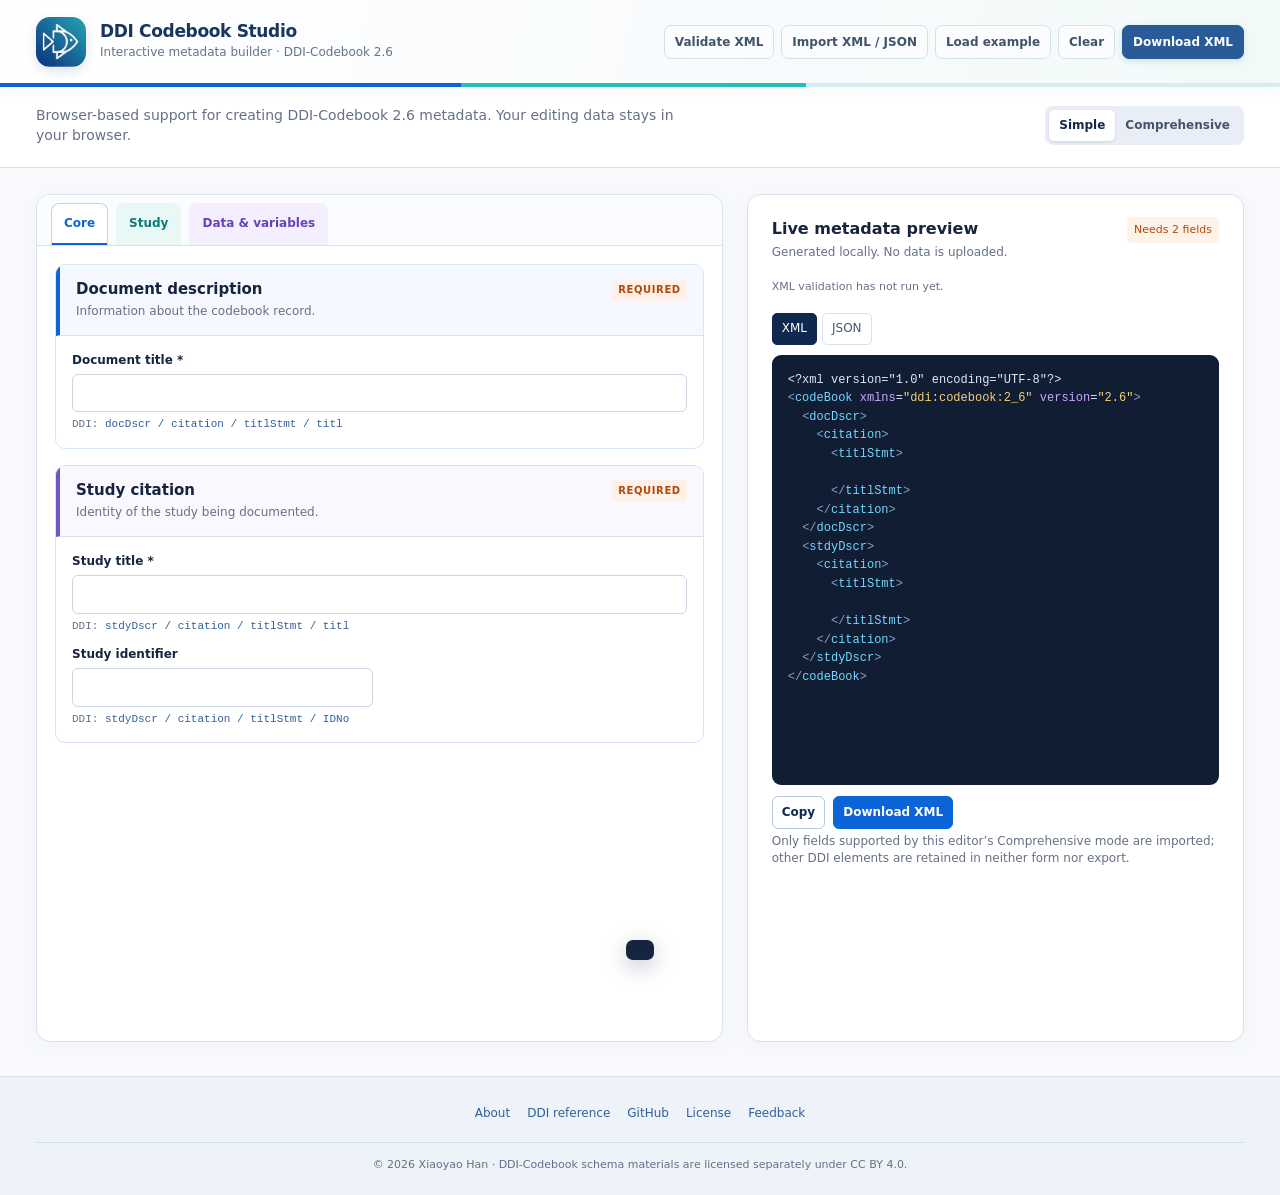
<file: index.html>
<!doctype html>
<html lang="en">
<head>
  <meta charset="utf-8">
  <meta name="viewport" content="width=device-width, initial-scale=1">
  <title>DDI Codebook Studio</title>
  <link rel="icon" href="assets/favicon-48.png?v=1" type="image/png" sizes="48x48">
  <!-- Google tag (gtag.js) -->
  <script async src="https://www.googletagmanager.com/gtag/js?id=G-6CML08RPWY"></script>
  <script>
    window.dataLayer = window.dataLayer || [];
    function gtag(){dataLayer.push(arguments);}
    gtag('js', new Date());
    gtag('config', 'G-6CML08RPWY');
  </script>
  <style>
    :root{--ink:#17243f;--muted:#667085;--line:#d9e1eb;--blue:#0b65d8;--aqua:#25bfb8;--purple:#7153c5;--navy:#102750;--soft:#f7f9fc;--danger:#b42318}*{box-sizing:border-box}body{margin:0;color:var(--ink);font:14px/1.45 Inter,ui-sans-serif,system-ui,-apple-system,sans-serif}button,input,textarea,select{font:inherit}button{cursor:pointer}
    header{position:relative;display:flex;justify-content:space-between;align-items:center;gap:20px;min-height:84px;padding:16px 36px;background:#fff;color:var(--ink);border-bottom:1px solid var(--line);box-shadow:0 2px 12px #1027500b}header::after{position:absolute;right:0;bottom:-4px;left:0;height:4px;background:linear-gradient(90deg,var(--blue) 0 36%,var(--aqua) 36% 63%,#d5edf0 63%);content:""}.brand{display:flex;gap:14px;align-items:center}.mark-frame{display:block;width:50px;height:50px;overflow:hidden;border-radius:14px;box-shadow:0 3px 8px #1027501f}.mark{display:block;width:100%;height:100%;object-fit:cover;object-position:center center;transform:translateY(-2px) scale(1.15);transform-origin:center}.brand h1{font-size:17px;margin:0}.brand p{margin:2px 0 0;color:var(--muted);font-size:12px}.actions{display:flex;align-items:center;gap:9px}.actions button,.file-label{border:1px solid var(--line);border-radius:7px;background:#fff;color:#344054;padding:8px 10px;font-size:12px}.actions .primary{background:var(--blue);border-color:var(--blue);color:#fff}#importFeedback{max-width:220px;color:#08785f;font-size:11px}
    .intro{display:flex;justify-content:space-between;align-items:center;gap:20px;padding:21px 36px;background:#fff;border-bottom:1px solid var(--line)}.intro-copy{max-width:670px;margin:0;color:var(--muted)}.modes{display:flex;padding:4px;background:#e9eef6;border-radius:8px}.modes button{border:0;border-radius:5px;padding:7px 10px;background:transparent;color:#475467;font-size:12px;font-weight:700}.modes .active{background:#fff;color:var(--navy);box-shadow:0 1px 3px #10275022}
    main{display:grid;grid-template-columns:minmax(520px,1.15fr) minmax(400px,.85fr);min-height:calc(100vh - 137px)}.editor{padding:0 36px 40px;border-right:1px solid var(--line)}.preview{padding:22px 28px;background:#f8fafc;position:sticky;top:0;height:100vh;overflow:auto}.tabs{display:flex;gap:22px;border-bottom:1px solid var(--line);margin-bottom:22px}.tabs button{border:0;border-bottom:3px solid transparent;border-radius:0;padding:16px 1px 12px;background:transparent;color:var(--muted);font-weight:700;font-size:12px}.tabs .active{color:var(--blue);border-color:var(--blue)}.panel{display:none}.panel.active{display:block}
    .section{margin:0 0 16px;border:1px solid var(--line);border-radius:10px;overflow:hidden}.section:nth-child(1){border-color:#d7e5fa}.section:nth-child(2){border-color:#d3ece8}.section:nth-child(3){border-color:#e3dcf8}.section-head{display:flex;justify-content:space-between;gap:16px;padding:14px 16px;background:#fbfcfe;border-bottom:1px solid var(--line)}.section:nth-child(1) .section-head{background:#f5f9ff;border-left:4px solid var(--blue)}.section:nth-child(2) .section-head{background:#f3fbf9;border-left:4px solid var(--aqua)}.section:nth-child(3) .section-head{background:#faf8ff;border-left:4px solid var(--purple)}.section-head h3{margin:0 0 3px;font-size:15px}.section-head p{margin:0;color:var(--muted);font-size:12px}.badge{height:max-content;padding:4px 6px;border-radius:4px;background:#eaf2ff;color:#1658ab;text-transform:uppercase;letter-spacing:.06em;font-size:10px;font-weight:800}.badge.required{background:#fff0e9;color:#b54708}.fields{display:grid;grid-template-columns:repeat(2,minmax(0,1fr));gap:13px;padding:16px}.field{display:flex;flex-direction:column;gap:5px}.field.full{grid-column:1/-1}.field label{font-size:12px;font-weight:750}.field input,.field textarea,.field select{width:100%;padding:8px 9px;border:1px solid #cbd5e1;border-radius:6px;background:#fff;color:var(--ink)}.field textarea{min-height:78px;resize:vertical}.path{font:11px/1.3 ui-monospace,SFMono-Regular,monospace;color:#667085}.path code{color:#315f9a}.advanced{display:none}.comprehensive .advanced{display:block}.comprehensive .field.advanced{display:flex}
    .variable-list{padding:0 16px 14px}.variable{margin-top:12px;border:1px solid var(--line);border-radius:8px;background:#fff}.variable .fields{padding-bottom:9px}.category-area{padding:0 16px 10px}.category-path{display:block;margin-bottom:7px;font-size:11px;color:#667085}.category-row{display:grid;grid-template-columns:1fr 1fr auto;gap:8px;margin-top:8px}.category-row input{min-width:0;padding:8px;border:1px solid #cbd5e1;border-radius:6px}.add{margin:0 16px 16px;border:1px dashed #8ba5ca;background:#fff;border-radius:6px;color:var(--blue);padding:7px 9px;font-size:12px;font-weight:700}.remove{border:0;border-radius:5px;background:#fef3f2;color:var(--danger);padding:6px 8px;font-size:12px}.variable-actions{display:flex;gap:8px;padding:0 16px 14px}
    .preview-top{display:flex;justify-content:space-between;gap:12px}.preview h2{margin:0;font-size:16px}.preview p{margin:4px 0;color:var(--muted);font-size:12px}.validity{height:max-content;padding:5px 7px;border-radius:5px;background:#fff3e8;color:#b54708;font-size:11px;white-space:nowrap}.validity.good{background:#e8f7f1;color:#08785f}.format-tabs{display:flex;gap:5px;margin:18px 0 10px}.format-tabs button{border:1px solid var(--line);border-radius:5px;background:#fff;padding:6px 9px;color:#475467;font-size:12px}.format-tabs .active{border-color:var(--navy);background:var(--navy);color:#fff}.codebox{min-height:430px;max-height:calc(100vh - 245px);overflow:auto;margin:0;padding:16px;border-radius:9px;background:#111d33;color:#dbe9ff;font:12px/1.55 ui-monospace,SFMono-Regular,Menlo,monospace;white-space:pre-wrap;word-break:break-word}.codebox .changed-line{display:block;border-radius:3px;background:#f3cf7938;box-shadow:inset 3px 0 #f3cf79}.preview-actions{display:flex;gap:8px;margin-top:11px}.preview-actions button{border:1px solid #b6c6dd;border-radius:6px;background:#fff;color:var(--navy);padding:7px 9px;font-size:12px;font-weight:700}.preview-actions .download{background:var(--blue);border-color:var(--blue);color:#fff}.note{font-size:11px;color:var(--muted);margin-top:14px}.toast{position:fixed;left:50%;bottom:20px;transform:translate(-50%,80px);padding:10px 14px;border-radius:7px;background:#17243f;color:#fff;box-shadow:0 6px 22px #17243f44;transition:.2s}.toast.show{transform:translate(-50%,0)}
    .site-footer{padding:28px 36px 22px;background:#eef3f9;border-top:1px solid var(--line);color:#475467}.footer-inner{max-width:1400px;margin:auto}.footer-top{display:flex;justify-content:center}.footer-links{display:flex;flex-wrap:wrap;justify-content:center;gap:8px 17px}.footer-links a{color:#315f9a;font-size:12px;text-decoration:none}.footer-links a:hover{text-decoration:underline}.footer-bottom{margin-top:20px;padding-top:14px;border-top:1px solid #d6e0ed;font-size:11px;color:#667085;text-align:center}
    @media(max-width:980px){header,.intro,.site-footer{padding-left:20px;padding-right:20px}main{grid-template-columns:1fr}.editor{padding-left:20px;padding-right:20px;border:0}.preview{position:static;height:auto}.codebox{max-height:450px}}@media(max-width:640px){header,.intro{align-items:flex-start;flex-direction:column}.actions{flex-wrap:wrap}.fields{grid-template-columns:1fr}.advanced{display:none}.comprehensive .advanced{display:block}.tabs{gap:14px;overflow:auto}.footer-links{justify-content:center}}
    /* Template 02 header, controls, and workspace treatment. */
    body{background:var(--soft);font:14px/1.45 Inter,ui-sans-serif,system-ui,-apple-system,BlinkMacSystemFont,"Segoe UI",sans-serif}
    header{height:84px;min-height:0;padding:0 36px;background:linear-gradient(104deg,#fff 0%,#f8fbfd 57%,#f1faf8 100%);border-bottom-color:#d7e4eb;box-shadow:0 3px 16px #18385b0d}
    .brand{min-width:max-content}
    .mark-frame{box-shadow:0 4px 11px #15365c24}
    .brand h1{color:#18355e;font-size:17px;line-height:1.25;letter-spacing:-.02em}
    .brand p{color:#64758a;font-size:12px}
    .actions{gap:7px}
    .actions button,.file-label{display:inline-flex;align-items:center;height:34px;padding:0 10px;border-color:#d5e1ea;background:#fbfcfe;color:#40536a;font:650 12px/1 Inter,ui-sans-serif,system-ui,sans-serif;white-space:nowrap}
    .actions button:hover,.file-label:hover{border-color:#a8c2d2;background:#f3f8fa}
    .actions .primary{background:#285b98;border-color:#285b98;box-shadow:0 2px 6px #285b9829}
    .actions .primary:hover{background:#204c83;border-color:#204c83}
    main{max-width:1440px;margin:0 auto;grid-template-columns:minmax(540px,1.16fr) minmax(380px,.84fr);gap:24px;padding:26px 36px 34px}
    .editor,.preview{border:1px solid var(--line);border-radius:14px;background:#fff;box-shadow:0 4px 18px #10275008}
    .editor{padding:0;overflow:hidden}
    .editor form{padding:18px}
    .tabs{gap:8px;padding:8px 14px 0;margin:0;border-bottom:1px solid var(--line);background:#fafcff}
    .tabs button{height:42px;padding:0 12px;border:1px solid transparent;border-bottom:0;border-radius:8px 8px 0 0;background:transparent;font-size:12px;font-weight:800}
    .tabs button:nth-child(1){color:var(--blue);background:#edf4ff}
    .tabs button:nth-child(2){color:#087c78;background:#eaf8f5}
    .tabs button:nth-child(3){color:#6542b8;background:#f3efff}
    .tabs .active{border-color:#bfd2f4;background:#fff!important;box-shadow:0 -2px 0 var(--blue) inset}
    .preview{top:26px;height:calc(100vh - 52px);padding:22px 24px;background:#fff}
    @media(max-width:980px){header{height:auto;min-height:84px;padding:16px 20px;align-items:flex-start}.actions{flex-wrap:wrap;justify-content:flex-end}main{gap:18px;padding:18px 20px 30px}.editor{padding:0;border:1px solid var(--line)}.editor form{padding:16px}.preview{position:static;height:auto;border:1px solid var(--line)}}
    @media(max-width:640px){.tabs{gap:6px;overflow:auto;padding:8px 10px 0}.tabs button{padding:0 9px}}
  </style>
  <link rel="stylesheet" href="assets/site-shell.css">
</head>
<body data-page="home">
  <div data-site-header></div>
  <template id="site-header-actions"><div class="actions"><span id="importFeedback" role="status"></span><button id="validateXml" type="button">Validate XML</button><label class="file-label" for="fileInput">Import XML / JSON</label><input id="fileInput" type="file" accept=".xml,.json,application/xml,application/json,text/xml" hidden><button id="loadExample" type="button">Load example</button><button id="clearAll" type="button">Clear</button><button id="downloadTop" class="primary" type="button">Download XML</button></div></template>
  <section class="intro"><p class="intro-copy">Browser-based support for creating DDI-Codebook 2.6 metadata. Your editing data stays in your browser.</p><div class="modes"><button type="button" class="active" data-mode="simple">Simple</button><button type="button" data-mode="comprehensive">Comprehensive</button></div></section>
  <main>
    <section class="editor"><nav class="tabs"><button class="active" data-tab="core">Core</button><button data-tab="study">Study</button><button data-tab="data">Data & variables</button></nav>
      <form id="form">
        <section class="panel active" id="core">
          <div class="section"><div class="section-head"><div><h3>Document description</h3><p>Information about the codebook record.</p></div><span class="badge required">Required</span></div><div class="fields">
            <div class="field full"><label>Document title *</label><input data-field="docTitle" required><span class="path">DDI: <code>docDscr / citation / titlStmt / titl</code></span></div>
            <div class="field advanced"><label>Documentation producer</label><input data-field="docProducer"><span class="path">DDI: <code>docDscr / citation / prodStmt / producer</code></span></div>
            <div class="field advanced"><label>Production date</label><input data-field="docDate" type="date"><span class="path">DDI: <code>docDscr / citation / prodStmt / prodDate</code></span></div>
          </div></div>
          <div class="section advanced"><div class="section-head"><div><h3>Extended document citation</h3><p>Additional fields from the DDI citation structure.</p></div><span class="badge">Comprehensive</span></div><div class="fields">
            <div class="field"><label>Subtitle</label><input data-field="docSubtitle"><span class="path">DDI: <code>docDscr / citation / titlStmt / subTitl</code></span></div><div class="field"><label>Alternative title</label><input data-field="docAltTitle"><span class="path">DDI: <code>docDscr / citation / titlStmt / altTitl</code></span></div>
            <div class="field"><label>Language</label><select data-field="docLanguage"><option value=""></option><option value="en">English (en)</option><option value="de">German (de)</option><option value="zh">Chinese (zh)</option><option value="fr">French (fr)</option></select><span class="path">DDI: <code>prodStmt / language @languageCode</code></span></div><div class="field"><label>Version</label><input data-field="docVersion"><span class="path">DDI: <code>docDscr / citation / verStmt / version</code></span></div>
            <div class="field"><label>Author / organisation</label><input data-field="author"><span class="path">DDI: <code>docDscr / citation / rspStmt / AuthEnty</code></span></div><div class="field"><label>Author affiliation</label><input data-field="authorAffiliation"><span class="path">DDI: <code>AuthEnty @affiliation</code></span></div>
            <div class="field"><label>Distributor</label><input data-field="distributor"><span class="path">DDI: <code>distStmt / distrbtr</code></span></div><div class="field"><label>Contact email</label><input data-field="contactEmail" type="email"><span class="path">DDI: <code>distStmt / contact @email</code></span></div>
            <div class="field"><label>Copyright</label><input data-field="copyright"><span class="path">DDI: <code>prodStmt / copyright</code></span></div><div class="field"><label>Licence</label><input data-field="license"><span class="path">DDI: <code>prodStmt / license</code></span></div>
          </div></div>
          <div class="section"><div class="section-head"><div><h3>Study citation</h3><p>Identity of the study being documented.</p></div><span class="badge required">Required</span></div><div class="fields">
            <div class="field full"><label>Study title *</label><input data-field="studyTitle" required><span class="path">DDI: <code>stdyDscr / citation / titlStmt / titl</code></span></div><div class="field"><label>Study identifier</label><input data-field="studyId"><span class="path">DDI: <code>stdyDscr / citation / titlStmt / IDNo</code></span></div><div class="field advanced"><label>Identifier agency</label><input data-field="studyIdAgency"><span class="path">DDI: <code>IDNo @agency</code></span></div>
          </div></div>
        </section>
        <section class="panel" id="study">
          <div class="section advanced"><div class="section-head"><div><h3>Study overview</h3><p>Research content and coverage.</p></div><span class="badge">Comprehensive</span></div><div class="fields">
            <div class="field full"><label>Abstract</label><textarea data-field="abstract"></textarea><span class="path">DDI: <code>stdyDscr / stdyInfo / abstract</code></span></div><div class="field"><label>Kind of data</label><input data-field="dataKind"><span class="path">DDI: <code>sumDscr / dataKind</code></span></div><div class="field"><label>Universe</label><input data-field="universe"><span class="path">DDI: <code>sumDscr / universe</code></span></div><div class="field"><label>Time period</label><input data-field="timePeriod"><span class="path">DDI: <code>sumDscr / timePrd</code></span></div><div class="field"><label>Geographic coverage</label><input data-field="geographic"><span class="path">DDI: <code>sumDscr / geogCover</code></span></div>
          </div></div>
          <div class="section advanced"><div class="section-head"><div><h3>Comprehensive coverage & method</h3><p>Extended DDI study description.</p></div><span class="badge">Comprehensive</span></div><div class="fields">
            <div class="field"><label>Nation</label><input data-field="nation"><span class="path">DDI: <code>sumDscr / nation</code></span></div><div class="field"><label>Geographic unit</label><input data-field="geographicUnit"><span class="path">DDI: <code>sumDscr / geogUnit</code></span></div><div class="field"><label>Analysis unit</label><input data-field="analysisUnit"><span class="path">DDI: <code>sumDscr / anlyUnit</code></span></div><div class="field"><label>Collection date</label><input data-field="collectionDate"><span class="path">DDI: <code>sumDscr / collDate</code></span></div>
            <div class="field"><label>Collection mode</label><input data-field="collectionMode"><span class="path">DDI: <code>method / dataColl / collMode</code></span></div><div class="field"><label>Sampling procedure</label><input data-field="sampling"><span class="path">DDI: <code>method / dataColl / sampProc</code></span></div><div class="field"><label>Time method</label><input data-field="timeMethod"><span class="path">DDI: <code>method / dataColl / timeMeth</code></span></div><div class="field"><label>Frequency</label><input data-field="frequency"><span class="path">DDI: <code>method / dataColl / frequenc</code></span></div><div class="field"><label>Response rate</label><input data-field="responseRate"><span class="path">DDI: <code>method / anlyInfo / respRate</code></span></div><div class="field full"><label>Method notes</label><textarea data-field="methodNotes"></textarea><span class="path">DDI: <code>method / dataColl / actMin</code></span></div>
          </div></div>
        </section>
        <section class="panel" id="data">
          <div class="section"><div class="section-head"><div><h3>Data file</h3><p>Describe the source file.</p></div><span class="badge">Recommended</span></div><div class="fields"><div class="field"><label>File name</label><input data-field="fileName"><span class="path">DDI: <code>fileDscr / fileTxt / fileName</code></span></div><div class="field advanced"><label>File type</label><input data-field="fileType"><span class="path">DDI: <code>fileDscr / fileTxt / fileType</code></span></div><div class="field full"><label>File description</label><textarea data-field="fileDescription"></textarea><span class="path">DDI: <code>fileDscr / fileTxt / fileCont</code></span></div><div class="field full"><label>File external-link URI</label><input data-field="fileNotesUri" type="url" placeholder="https://…"><span class="path">DDI: <code>fileDscr / notes / ExtLink @URI</code></span></div></div></div>
          <div class="section advanced"><div class="section-head"><div><h3>Data access</h3><p>Access and citation statements.</p></div><span class="badge">Comprehensive</span></div><div class="fields"><div class="field"><label>Availability status</label><input data-field="dataAccess"><span class="path">DDI: <code>dataAccs / setAvail / avlStatus</code></span></div><div class="field"><label>Access restriction / embargo</label><input data-field="embargoDate"><span class="path">DDI: <code>dataAccs / useStmt / restrctn</code></span></div><div class="field full"><label>Access conditions</label><textarea data-field="accessConditions"></textarea><span class="path">DDI: <code>dataAccs / useStmt / conditions</code></span></div><div class="field full"><label>Citation requirement</label><textarea data-field="citationRequirement"></textarea><span class="path">DDI: <code>dataAccs / useStmt / citReq</code></span></div></div></div>
          <div class="section"><div class="section-head"><div><h3>Variables & categories</h3><p>Each variable can have unlimited <code>catgry</code> values.</p></div><span class="badge">Optional</span></div><div id="variables" class="variable-list"></div><button id="addVariable" class="add" type="button">+ Add variable</button></div>
        </section>
      </form>
    </section>
    <aside class="preview"><div class="preview-top"><div><h2>Live metadata preview</h2><p>Generated locally. No data is uploaded.</p></div><span id="validity" class="validity">Needs 2 fields</span></div><div id="validationResult" class="note" aria-live="polite">XML validation has not run yet.</div><div class="format-tabs"><button class="active" data-format="xml" type="button">XML</button><button data-format="json" type="button">JSON</button></div><pre id="output" class="codebox"></pre><div class="preview-actions"><button id="copy" type="button">Copy</button><button id="download" class="download" type="button">Download XML</button></div><p class="note">Only fields supported by this editor’s Comprehensive mode are imported; other DDI elements are retained in neither form nor export.</p></aside>
  </main>
  <div data-site-footer></div><div id="toast" class="toast" role="status"></div>
  <script src="assets/site-shell.js"></script>
  <script>
    const $=selector=>document.querySelector(selector),$$=selector=>[...document.querySelectorAll(selector)];
    const model={mode:'simple',format:'xml',variables:[],previewTarget:null};
    let previewHighlightTimer;
    const escapeXml=value=>String(value||'').replace(/[&<>"']/g,char=>({'&':'&amp;','<':'&lt;','>':'&gt;','"':'&quot;',"'":'&apos;'}[char]));
    const fieldValues=()=>Object.fromEntries($$('[data-field]').map(field=>[field.dataset.field,field.value.trim()]));
    const setFields=values=>Object.entries(values||{}).forEach(([key,value])=>{const field=$('[data-field="'+key+'"]');if(field)field.value=value==null?'':String(value)});
    const element=(name,value,attributes='')=>value?'<'+name+attributes+'>'+escapeXml(value)+'</'+name+'>':'';
    const lines=items=>items.filter(Boolean).join('\n');
    function makeXml(){
      const f=fieldValues(), ind=(depth,value)=>'  '.repeat(depth)+value;
      const title=lines([element('titl',f.docTitle),element('subTitl',f.docSubtitle),element('altTitl',f.docAltTitle)].map(x=>x&&ind(4,x)));
      const docCitation=lines([ind(3,'<titlStmt>\n'+title+'\n'+ind(3,'</titlStmt>')),f.author?ind(3,'<rspStmt>\n'+ind(4,element('AuthEnty',f.author,f.authorAffiliation?' affiliation="'+escapeXml(f.authorAffiliation)+'"':''))+'\n'+ind(3,'</rspStmt>')):'',f.docProducer||f.docDate||f.docLanguage||f.copyright||f.license?ind(3,'<prodStmt>\n'+lines([element('producer',f.docProducer),element('language',f.docLanguage,f.docLanguage?' languageCode="'+escapeXml(f.docLanguage)+'"':''),element('copyright',f.copyright),element('license',f.license),element('prodDate',f.docDate)].map(x=>x&&ind(4,x)))+'\n'+ind(3,'</prodStmt>')):'',f.distributor||f.contactEmail?ind(3,'<distStmt>\n'+lines([element('distrbtr',f.distributor),element('contact',f.contactEmail,f.contactEmail?' email="'+escapeXml(f.contactEmail)+'"':'')].map(x=>x&&ind(4,x)))+'\n'+ind(3,'</distStmt>')):'',f.docVersion?ind(3,'<verStmt>\n'+ind(4,element('version',f.docVersion))+'\n'+ind(3,'</verStmt>')):'']);
      const studyTitle=lines([element('titl',f.studyTitle),element('IDNo',f.studyId,f.studyIdAgency?' agency="'+escapeXml(f.studyIdAgency)+'"':'')].map(x=>x&&ind(4,x)));
      const summary=lines([element('timePrd',f.timePeriod),element('collDate',f.collectionDate),element('nation',f.nation),element('geogCover',f.geographic),element('geogUnit',f.geographicUnit),element('anlyUnit',f.analysisUnit),element('universe',f.universe),element('dataKind',f.dataKind)].map(x=>x&&ind(4,x)));
      const studyInfo=f.abstract||summary?lines([f.abstract&&ind(3,element('abstract',f.abstract)),summary&&ind(3,'<sumDscr>\n'+summary+'\n'+ind(3,'</sumDscr>'))]):'';
      const collection=lines([element('timeMeth',f.timeMethod),element('frequenc',f.frequency),element('sampProc',f.sampling),element('collMode',f.collectionMode),element('actMin',f.methodNotes)].map(x=>x&&ind(4,x)));
      const method=collection||f.responseRate?lines([collection&&ind(3,'<dataColl>\n'+collection+'\n'+ind(3,'</dataColl>')),f.responseRate&&ind(3,'<anlyInfo>\n'+ind(4,element('respRate',f.responseRate))+'\n'+ind(3,'</anlyInfo>'))]):'';
      const availability=f.dataAccess?ind(3,'<setAvail>\n'+ind(4,element('avlStatus',f.dataAccess))+'\n'+ind(3,'</setAvail>')):'';
      const useStatement=f.accessConditions||f.embargoDate||f.citationRequirement?ind(3,'<useStmt>\n'+lines([element('restrctn',f.embargoDate),element('citReq',f.citationRequirement),element('conditions',f.accessConditions)].map(x=>x&&ind(4,x)))+'\n'+ind(3,'</useStmt>')):'';
      const access=availability||useStatement?ind(2,'<dataAccs>\n'+lines([availability,useStatement])+'\n'+ind(2,'</dataAccs>')):'';
      const file=f.fileName||f.fileType||f.fileDescription||f.fileNotesUri?ind(1,'<fileDscr>\n'+ind(2,'<fileTxt>\n'+lines([element('fileName',f.fileName),element('fileCont',f.fileDescription),element('fileType',f.fileType)].map(x=>x&&ind(3,x)))+'\n'+ind(2,'</fileTxt>'))+(f.fileNotesUri?'\n'+ind(2,'<notes>\n'+ind(3,'<ExtLink URI="'+escapeXml(f.fileNotesUri)+'"/>')+'\n'+ind(2,'</notes>')):'')+'\n'+ind(1,'</fileDscr>')):'';
      const variables=model.variables.length?ind(1,'<dataDscr>\n'+model.variables.map(variable=>{const categories=variable.categories.map(category=>ind(3,'<catgry>\n'+lines([element('catValu',category.value),element('labl',category.label)].map(x=>x&&ind(4,x)))+'\n'+ind(3,'</catgry>'))).join('\n');const format=ind(3,'<varFormat type="'+escapeXml(variable.formatType||'numeric')+'"/>');const notes=variable.notesUri?ind(3,'<notes>\n'+ind(4,'<ExtLink URI="'+escapeXml(variable.notesUri)+'"/>')+'\n'+ind(3,'</notes>')):'';return ind(2,'<var name="'+escapeXml(variable.name)+'">\n'+lines([element('labl',variable.label)&&ind(3,element('labl',variable.label)),element('qstn',variable.question)&&ind(3,element('qstn',variable.question)),element('txt',variable.description)&&ind(3,element('txt',variable.description)),categories,format,notes])+'\n'+ind(2,'</var>'))}).join('\n')+'\n'+ind(1,'</dataDscr>')):'';
      return ['<?xml version="1.0" encoding="UTF-8"?>','<codeBook xmlns="ddi:codebook:2_6" version="2.6">',ind(1,'<docDscr>\n'+ind(2,'<citation>\n'+docCitation+'\n'+ind(2,'</citation>'))+'\n'+ind(1,'</docDscr>')),ind(1,'<stdyDscr>\n'+ind(2,'<citation>\n'+ind(3,'<titlStmt>\n'+studyTitle+'\n'+ind(3,'</titlStmt>'))+'\n'+ind(2,'</citation>'))+(studyInfo?'\n'+ind(2,'<stdyInfo>\n'+studyInfo+'\n'+ind(2,'</stdyInfo>')):'')+(method?'\n'+ind(2,'<method>\n'+method+'\n'+ind(2,'</method>')):'')+(access?'\n'+access:'')+'\n'+ind(1,'</stdyDscr>')),file,variables,'</codeBook>'].filter(Boolean).join('\n');
    }
    function makeJson(){return JSON.stringify({ddiCodebook:fieldValues(),variables:model.variables},null,2)}
    function highlight(source,format){const safe=source.replace(/&/g,'&amp;').replace(/</g,'&lt;').replace(/>/g,'&gt;'),paint=(color,text)=>'<span style="color:'+color+'">'+text+'</span>';if(format==='xml')return safe.replace(/(&lt;\/?)([\w:-]+)(.*?)(\/?&gt;)/g,(_,open,name,attrs,close)=>paint('#8aa0c8',open)+paint('#72d7ff',name)+attrs.replace(/\s([\w:-]+)=(".*?")/g,(_,key,value)=>' '+paint('#c9a8ff',key)+'='+paint('#f6cf74',value))+paint('#8aa0c8',close));return safe.replace(/(&quot;.*?&quot;)(?=\s*:)/g,(_,s)=>paint('#72d7ff',s)).replace(/(&quot;.*?&quot;)/g,(_,s)=>paint('#b8efbb',s)).replace(/\b(true|false|null)\b/g,(_,s)=>paint('#c9a8ff',s)).replace(/\b(-?\d+(?:\.\d+)?)\b/g,(_,s)=>paint('#f6cf74',s))}
    const previewSectionByField={docTitle:'document',docSubtitle:'document',docAltTitle:'document',docProducer:'document',docDate:'document',docLanguage:'document',docVersion:'document',author:'document',authorAffiliation:'document',distributor:'document',contactEmail:'document',copyright:'document',license:'document',studyTitle:'study',studyId:'study',studyIdAgency:'study',abstract:'study',dataKind:'study',universe:'study',timePeriod:'study',geographic:'study',nation:'study',geographicUnit:'study',analysisUnit:'study',collectionDate:'study',collectionMode:'study',sampling:'study',timeMethod:'study',frequency:'study',responseRate:'study',methodNotes:'study',dataAccess:'study',embargoDate:'study',accessConditions:'study',citationRequirement:'study',fileName:'file',fileType:'file',fileDescription:'file',fileNotesUri:'file'};
    function previewTargetForControl(control){if(control.dataset.variable!==undefined)return{section:'data',variable:Number(control.dataset.variable),key:control.dataset.key};if(control.dataset.category!==undefined)return{section:'data',variable:Number(control.dataset.category),key:control.dataset.key};if(control.dataset.field)return{section:previewSectionByField[control.dataset.field],key:control.dataset.field};return null}
    function markPreviewChange(target){if(!target||!target.section)return;model.previewTarget=target;clearTimeout(previewHighlightTimer);previewHighlightTimer=setTimeout(()=>{model.previewTarget=null;refresh()},2800)}
    function xmlLineMatchesPreviewTarget(line,state,target){if(/^\s*<docDscr(?:\s|>)/.test(line))state.section='document';else if(/^\s*<stdyDscr(?:\s|>)/.test(line))state.section='study';else if(/^\s*<fileDscr(?:\s|>)/.test(line))state.section='file';else if(/^\s*<dataDscr(?:\s|>)/.test(line)){state.section='data';state.variable=-1}if(/^\s*<var(?:\s|>)/.test(line))state.variable+=1;const matches=target.section===state.section&&(target.variable===undefined||target.variable===state.variable);if(/^\s*<\/var>/.test(line))state.variable=-1;if(/^\s*<\/(?:docDscr|stdyDscr|fileDscr|dataDscr)>/.test(line)){state.section='';state.variable=-1}return matches}
    function renderPreview(source,format){const target=model.previewTarget,state={section:'',variable:-1},output=$('#output'),rendered=source.split('\n').map(line=>{const changed=target&&(format==='xml'?xmlLineMatchesPreviewTarget(line,state,target):line.includes('"'+target.key+'"'));return '<span'+(changed?' class="changed-line"':'')+'>'+highlight(line,format)+'</span>'}).join('\n');output.innerHTML=rendered;if(target){const changedLine=output.querySelector('.changed-line');if(changedLine)requestAnimationFrame(()=>changedLine.scrollIntoView({block:'nearest',behavior:'smooth'}))}}
    function refresh(){const complete=Number(Boolean($('[data-field="docTitle"]').value.trim()))+Number(Boolean($('[data-field="studyTitle"]').value.trim()));const badge=$('#validity');badge.textContent=complete===2?'Core fields complete':'Needs '+(2-complete)+' field'+(complete===1?'':'s');badge.classList.toggle('good',complete===2);const source=model.format==='xml'?makeXml():makeJson();renderPreview(source,model.format)}
    function renderVariables(){const host=$('#variables');host.innerHTML=model.variables.map((variable,index)=>'<article class="variable"><div class="fields"><div class="field"><label>Variable name *</label><input data-variable="'+index+'" data-key="name" value="'+escapeXml(variable.name)+'"><span class="path">DDI: <code>dataDscr / var @name</code></span></div><div class="field"><label>Variable label</label><input data-variable="'+index+'" data-key="label" value="'+escapeXml(variable.label)+'"><span class="path">DDI: <code>dataDscr / var / labl</code></span></div><div class="field full"><label>Variable description</label><textarea data-variable="'+index+'" data-key="description">'+escapeXml(variable.description||'')+'</textarea><span class="path">DDI: <code>dataDscr / var / txt</code></span></div><div class="field"><label>Variable format type</label><select data-variable="'+index+'" data-key="formatType"><option value="numeric"'+(variable.formatType!=='character'?' selected':'')+'>numeric</option><option value="character"'+(variable.formatType==='character'?' selected':'')+'>character</option></select><span class="path">DDI: <code>dataDscr / var / varFormat @type</code></span></div><div class="field"><label>Variable external-link URI</label><input data-variable="'+index+'" data-key="notesUri" type="url" value="'+escapeXml(variable.notesUri||'')+'"><span class="path">DDI: <code>dataDscr / var / notes / ExtLink @URI</code></span></div><div class="field full advanced"><label>Question text</label><input data-variable="'+index+'" data-key="question" value="'+escapeXml(variable.question||'')+'"><span class="path">DDI: <code>dataDscr / var / qstn</code></span></div></div><div class="category-area">'+variable.categories.map((category,categoryIndex)=>'<div class="category-row"><input data-category="'+index+'" data-category-index="'+categoryIndex+'" data-key="value" placeholder="Category value" value="'+escapeXml(category.value)+'"><input data-category="'+index+'" data-category-index="'+categoryIndex+'" data-key="label" placeholder="Category label" value="'+escapeXml(category.label)+'"><button class="remove" data-remove-category="'+index+'" data-category-index="'+categoryIndex+'" type="button">×</button></div>').join('')+(variable.categories.length?'<span class="category-path">DDI category: <code>dataDscr / var / catgry / catValu</code> + <code>labl</code></span>':'')+'</div><div class="variable-actions"><button class="add" data-add-category="'+index+'" type="button">+ Add category</button><button class="remove" data-remove-variable="'+index+'" type="button">Remove variable</button></div></article>').join('');const syncVariable=event=>{const variable=model.variables[Number(event.target.dataset.variable)];variable[event.target.dataset.key]=event.target.value;refresh()};const syncCategory=event=>{const category=model.variables[Number(event.target.dataset.category)].categories[Number(event.target.dataset.categoryIndex)];category[event.target.dataset.key]=event.target.value;refresh()};$$('[data-variable]').forEach(input=>{input.addEventListener('input',syncVariable);input.addEventListener('change',syncVariable)});$$('[data-category]').forEach(input=>{input.addEventListener('input',syncCategory);input.addEventListener('change',syncCategory)});$$('[data-add-category]').forEach(button=>button.addEventListener('click',()=>{model.variables[Number(button.dataset.addCategory)].categories.push({value:'',label:''});renderVariables();refresh()}));$$('[data-remove-category]').forEach(button=>button.addEventListener('click',()=>{model.variables[Number(button.dataset.removeCategory)].categories.splice(Number(button.dataset.categoryIndex),1);renderVariables();refresh()}));$$('[data-remove-variable]').forEach(button=>button.addEventListener('click',()=>{model.variables.splice(Number(button.dataset.removeVariable),1);renderVariables();refresh()}))}
    function setMode(mode){model.mode=mode;document.body.classList.toggle('comprehensive',mode==='comprehensive');$$('[data-mode]').forEach(button=>button.classList.toggle('active',button.dataset.mode===mode));refresh()}
    function toast(message){const node=$('#toast');node.textContent=message;node.classList.add('show');setTimeout(()=>node.classList.remove('show'),2200)}
    function child(node,name){return node&&[...node.children].find(item=>item.localName===name)}function textAt(root,path){let node=root;path.forEach(name=>node=child(node,name));return node?node.textContent.trim():''}function attrAt(root,path,attribute){let node=root;path.forEach(name=>node=child(node,name));return node?node.getAttribute(attribute)||'':''}
    function importXml(content){const documentXml=new DOMParser().parseFromString(content,'application/xml');if(documentXml.getElementsByTagName('parsererror').length)throw new Error('XML parsing failed.');const root=documentXml.documentElement;if(!root||root.localName!=='codeBook')throw new Error('Expected a DDI <codeBook> document.');const values={docTitle:textAt(root,['docDscr','citation','titlStmt','titl']),docSubtitle:textAt(root,['docDscr','citation','titlStmt','subTitl']),docAltTitle:textAt(root,['docDscr','citation','titlStmt','altTitl']),docProducer:textAt(root,['docDscr','citation','prodStmt','producer']),docDate:textAt(root,['docDscr','citation','prodStmt','prodDate']),docLanguage:attrAt(root,['docDscr','citation','prodStmt','language'],'languageCode'),docVersion:textAt(root,['docDscr','citation','verStmt','version']),author:textAt(root,['docDscr','citation','rspStmt','AuthEnty']),authorAffiliation:attrAt(root,['docDscr','citation','rspStmt','AuthEnty'],'affiliation'),distributor:textAt(root,['docDscr','citation','distStmt','distrbtr']),contactEmail:attrAt(root,['docDscr','citation','distStmt','contact'],'email'),copyright:textAt(root,['docDscr','citation','prodStmt','copyright']),license:textAt(root,['docDscr','citation','prodStmt','license']),studyTitle:textAt(root,['stdyDscr','citation','titlStmt','titl']),studyId:textAt(root,['stdyDscr','citation','titlStmt','IDNo']),studyIdAgency:attrAt(root,['stdyDscr','citation','titlStmt','IDNo'],'agency'),abstract:textAt(root,['stdyDscr','stdyInfo','abstract']),dataKind:textAt(root,['stdyDscr','stdyInfo','sumDscr','dataKind']),universe:textAt(root,['stdyDscr','stdyInfo','sumDscr','universe']),timePeriod:textAt(root,['stdyDscr','stdyInfo','sumDscr','timePrd']),geographic:textAt(root,['stdyDscr','stdyInfo','sumDscr','geogCover']),nation:textAt(root,['stdyDscr','stdyInfo','sumDscr','nation']),geographicUnit:textAt(root,['stdyDscr','stdyInfo','sumDscr','geogUnit']),analysisUnit:textAt(root,['stdyDscr','stdyInfo','sumDscr','anlyUnit']),collectionDate:textAt(root,['stdyDscr','stdyInfo','sumDscr','collDate']),collectionMode:textAt(root,['stdyDscr','method','dataColl','collMode']),sampling:textAt(root,['stdyDscr','method','dataColl','sampProc']),methodNotes:textAt(root,['stdyDscr','method','dataColl','actMin']),timeMethod:textAt(root,['stdyDscr','method','dataColl','timeMeth']),frequency:textAt(root,['stdyDscr','method','dataColl','frequenc']),responseRate:textAt(root,['stdyDscr','method','anlyInfo','respRate']),dataAccess:textAt(root,['stdyDscr','dataAccs','setAvail','avlStatus']),accessConditions:textAt(root,['stdyDscr','dataAccs','useStmt','conditions']),embargoDate:textAt(root,['stdyDscr','dataAccs','useStmt','restrctn']),citationRequirement:textAt(root,['stdyDscr','dataAccs','useStmt','citReq']),fileName:textAt(root,['fileDscr','fileTxt','fileName']),fileType:textAt(root,['fileDscr','fileTxt','fileType']),fileDescription:textAt(root,['fileDscr','fileTxt','fileCont']),fileNotesUri:attrAt(root,['fileDscr','notes','ExtLink'],'URI')};setFields(values);const variables=[...documentXml.getElementsByTagName('*')].filter(node=>node.localName==='var').map(node=>({name:node.getAttribute('name')||'',label:(child(node,'labl')?.textContent||'').trim(),description:(child(node,'txt')?.textContent||'').trim(),formatType:attrAt(node,['varFormat'],'type')||'numeric',notesUri:attrAt(node,['notes','ExtLink'],'URI'),question:(child(node,'qstn')?.textContent||'').trim(),categories:[...node.children].filter(item=>item.localName==='catgry').map(category=>({value:(child(category,'catValu')?.textContent||'').trim(),label:(child(category,'labl')?.textContent||'').trim()}))})).filter(variable=>variable.name);model.variables=variables;setMode('comprehensive');renderVariables();refresh();return {fields:Object.values(values).filter(Boolean).length,variables:variables.length,categories:variables.reduce((sum,variable)=>sum+variable.categories.length,0)}}
    function importJson(content){const data=JSON.parse(content),values=data.ddiCodebook||data.fields||data;setFields(values);const variables=Array.isArray(data.variables)?data.variables:[];const legacyCategories=Array.isArray(data.categories)?data.categories:[];model.variables=variables.map(variable=>({...variable,categories:Array.isArray(variable.categories)?variable.categories:legacyCategories.filter(category=>category.variable===variable.name).map(category=>({value:category.value||'',label:category.label||''}))}));setMode('comprehensive');renderVariables();refresh();return {fields:Object.values(values).filter(value=>typeof value==='string'&&value).length,variables:model.variables.length,categories:model.variables.reduce((sum,variable)=>sum+variable.categories.length,0)}}
    const refreshField=event=>{const target=previewTargetForControl(event.target);if(target){markPreviewChange(target);refresh()}};$('#form').addEventListener('input',refreshField);$('#form').addEventListener('change',refreshField);$$('[data-tab]').forEach(button=>button.addEventListener('click',()=>{$$('[data-tab],.panel').forEach(node=>node.classList.remove('active'));button.classList.add('active');$('#'+button.dataset.tab).classList.add('active')}));$$('[data-mode]').forEach(button=>button.addEventListener('click',()=>setMode(button.dataset.mode)));$$('[data-format]').forEach(button=>button.addEventListener('click',()=>{model.format=button.dataset.format;$$('[data-format]').forEach(node=>node.classList.toggle('active',node===button));$('#download').textContent='Download '+model.format.toUpperCase();refresh()}));$('#addVariable').addEventListener('click',()=>{model.variables.push({name:'',label:'',description:'',formatType:'numeric',notesUri:'',question:'',categories:[]});renderVariables();refresh()});
    $('#fileInput').addEventListener('change',event=>{const file=event.target.files[0];if(!file)return;$('#importFeedback').textContent='Reading '+file.name+'…';const reader=new FileReader();reader.onerror=()=>{$('#importFeedback').textContent='Import failed: unable to read file.'};reader.onload=()=>{try{const result=(file.name.toLowerCase().endsWith('.json')||file.type.includes('json'))?importJson(String(reader.result)):importXml(String(reader.result));setFields({docTitle:file.name.replace(/\.[^.]+$/,'')});refresh();const message='Imported '+result.fields+' fields, '+result.variables+' variables, '+result.categories+' categories.';$('#importFeedback').textContent=message;toast(message)}catch(error){const message='Import failed: '+error.message;$('#importFeedback').textContent=message;toast(message)}event.target.value=''};reader.readAsText(file)});
    $('#loadExample').addEventListener('click',()=>{setFields({docTitle:'European Social Survey Round 12 — Codebook',docProducer:'Social Data Archive',docDate:'2026-08-05',docSubtitle:'German public-use documentation',docLanguage:'en',author:'European Social Survey ERIC',studyTitle:'European Social Survey Round 12',studyId:'10.1234/example.ess12',studyIdAgency:'DataCite',abstract:'A cross-national survey of social attitudes and behaviour.',dataKind:'survey data',universe:'Residents aged 15 and older',geographic:'Germany',collectionMode:'Computer-assisted web interview',sampling:'Probability sample',fileName:'ess12_de.csv',fileType:'CSV',fileDescription:'Public-use respondent-level file.'});model.variables=[{name:'polintr',label:'Interest in politics',question:'How interested are you in politics?',categories:[{value:'1',label:'Very interested'},{value:'2',label:'Quite interested'}]},{name:'agea',label:'Age of respondent',question:'What is your age?',categories:[]}];setMode('comprehensive');renderVariables();refresh()});
    $('#clearAll').addEventListener('click',()=>{if(confirm('Clear all fields and variables?')){$('#form').reset();model.variables=[];$('#importFeedback').textContent='';$('#validationResult').textContent='XML validation has not run yet.';renderVariables();refresh()}});
    async function copyOutput(){await navigator.clipboard.writeText($('#output').textContent);toast('Preview copied')};function download(){const text=model.format==='xml'?makeXml():makeJson(),blob=new Blob([text],{type:model.format==='xml'?'application/xml':'application/json'}),link=document.createElement('a');link.href=URL.createObjectURL(blob);link.download='ddi-codebook-2.6.'+model.format;link.click();URL.revokeObjectURL(link.href)}$('#copy').addEventListener('click',copyOutput);$('#download').addEventListener('click',download);$('#downloadTop').addEventListener('click',()=>{model.format='xml';$$('[data-format]').forEach(button=>button.classList.toggle('active',button.dataset.format==='xml'));$('#download').textContent='Download XML';download();refresh()});
    const schemaUrl='./ddi-c_2-6_2026-04-15/schemas/codebook.xsd';
    const fallbackSchemaNames=new Set(['codeBook','docDscr','stdyDscr','fileDscr','dataDscr','otherMat','citation','titlStmt','titl','subTitl','altTitl','IDNo','rspStmt','AuthEnty','prodStmt','producer','language','copyright','license','prodDate','distStmt','distrbtr','contact','verStmt','version','stdyInfo','abstract','sumDscr','timePrd','collDate','nation','geogCover','geogUnit','anlyUnit','universe','dataKind','method','dataColl','timeMeth','frequenc','sampProc','collMode','actMin','anlyInfo','respRate','dataAccs','setAvail','avlStatus','useStmt','restrctn','conditions','citReq','fileTxt','fileName','fileCont','fileType','var','labl','qstn','txt','varFormat','notes','ExtLink','catgry','catValu']);
    let schemaNamesPromise;
    async function loadSchemaNames(){
      if(schemaNamesPromise)return schemaNamesPromise;
      schemaNamesPromise=fetch(schemaUrl,{cache:'no-store'}).then(response=>{if(!response.ok)throw new Error('schema unavailable');return response.text()}).then(text=>{
        const xsd=new DOMParser().parseFromString(text,'application/xml');
        if(xsd.getElementsByTagName('parsererror').length)throw new Error('schema parsing failed');
        const names=new Set([...xsd.getElementsByTagName('*')].filter(node=>node.localName==='element'&&node.getAttribute('name')).map(node=>node.getAttribute('name')));
        if(!names.has('codeBook'))throw new Error('codeBook definition missing');
        return {names,source:'codebook.xsd'};
      }).catch(()=>({names:fallbackSchemaNames,source:'built-in copy of the codebook.xsd rules'}));
      return schemaNamesPromise;
    }
    const sequence=(parent,ranking,errors)=>{
      const values=[...parent.children].map(node=>node.localName).filter(name=>ranking[name]!==undefined);
      for(let index=1;index<values.length;index++)if(ranking[values[index]]<ranking[values[index-1]])errors.push('<'+parent.localName+'> child order is not valid near <'+values[index]+'>.');
    };
    async function validateCurrentXml(){
      const target=$('#validationResult');target.textContent='Validating against '+schemaUrl+'…';
      const source=makeXml(),xml=new DOMParser().parseFromString(source,'application/xml'),parseError=xml.getElementsByTagName('parsererror')[0];
      if(parseError){target.textContent='Validation failed: generated XML is not well-formed.';return}
      const schema=await loadSchemaNames(),errors=[],warnings=[];
      const root=xml.documentElement;
      if(root.localName!=='codeBook')errors.push('Root element must be <codeBook>.');
      if(root.getAttribute('version')!=='2.6')errors.push('codeBook @version must be 2.6.');
      const ddiNodes=[...xml.getElementsByTagName('*')].filter(node=>!node.namespaceURI||node.namespaceURI==='ddi:codebook:2_6');
      ddiNodes.forEach(node=>{if(!schema.names.has(node.localName))errors.push('<'+node.localName+'> is not declared in codebook.xsd.')});
      const study=child(root,'stdyDscr'),studyTitle=textAt(root,['stdyDscr','citation','titlStmt','titl']);
      if(!study)errors.push('At least one <stdyDscr> is required.');if(!studyTitle)errors.push('stdyDscr / citation / titlStmt / titl is required.');
      sequence(root,{docDscr:1,stdyDscr:2,fileDscr:3,dataDscr:4,otherMat:5},errors);
      [...xml.getElementsByTagName('*')].filter(node=>node.localName==='fileTxt').forEach(node=>sequence(node,{fileName:1,fileCitation:2,dataFingerprint:3,fileCont:4,fileStrc:5,dimensns:6,fileType:7,format:8,filePlac:9,dataChck:10,ProcStat:11},errors));
      [...xml.getElementsByTagName('*')].filter(node=>node.localName==='dataAccs').forEach(node=>sequence(node,{typeOfAccess:1,setAvail:2,license:3,useStmt:4,notes:5},errors));
      [...xml.getElementsByTagName('*')].filter(node=>node.localName==='useStmt').forEach(node=>sequence(node,{confDec:1,specPerm:2,restrctn:3,contact:4,citReq:5,deposReq:6,conditions:7,disclaimer:8},errors));
      [...xml.getElementsByTagName('*')].filter(node=>node.localName==='var').forEach(node=>{if(!node.getAttribute('name'))errors.push('<var> requires a name attribute.');sequence(node,{location:1,labl:2,imputation:3,security:4,embargo:5,respUnit:6,anlysUnit:7,qstn:8,valrng:9,invalrng:10,undocCod:11,universe:12,TotlResp:13,sumStat:14,txt:15,stdCatgry:16,catgryGrp:17,catgry:18,codInstr:19,verStmt:20,concept:21,derivation:22,varFormat:23,geoMap:24,catLevel:25,notes:26},errors)});
      if(!child(root,'docDscr'))warnings.push('docDscr is optional in the schema but recommended for a reusable codebook.');
      const message=errors.length?'Validation failed — '+errors.length+' error'+(errors.length===1?'':'s')+': '+errors.join(' '):'Valid DDI-Codebook 2.6 structure ('+schema.source+').';
      target.textContent=message+(warnings.length?' Warning: '+warnings.join(' '):'');
      target.style.color=errors.length?'#b42318':'#08785f';
      toast(errors.length?'Validation found errors.':'XML structure validated.');
    }
    const rawRenderVariables=renderVariables;
    renderVariables=function(){rawRenderVariables();$$('[data-key="formatType"]').forEach(select=>{const variable=model.variables[Number(select.dataset.variable)];if(!select.querySelector('option[value=""]'))select.insertAdjacentHTML('afterbegin','<option value="">Not specified</option>');select.value=variable.formatType||''})};
    const rawMakeXml=makeXml;
    makeXml=function(){const blankFormats=model.variables.filter(variable=>!variable.formatType);blankFormats.forEach(variable=>variable.formatType='__DDI_OMIT_VARFORMAT__');const xml=rawMakeXml();blankFormats.forEach(variable=>variable.formatType='');return xml.replace(/\n\s*<varFormat type="__DDI_OMIT_VARFORMAT__"\/>/g,'')};
    const rawImportXml=importXml;
    importXml=function(content){const xml=new DOMParser().parseFromString(content,'application/xml');const missingFormat=[...xml.getElementsByTagName('*')].filter(node=>node.localName==='var'&&!child(node,'varFormat')).map(node=>node.getAttribute('name')||'');const result=rawImportXml(content);model.variables.forEach(variable=>{if(missingFormat.includes(variable.name))variable.formatType=''});renderVariables();refresh();return result};
    $('#addVariable').addEventListener('click',()=>{const variable=model.variables.at(-1);if(variable){variable.formatType='';renderVariables();refresh()}});
    $('#validateXml').addEventListener('click',validateCurrentXml);
    renderVariables();refresh();
  </script>
</body>
</html>
</file>
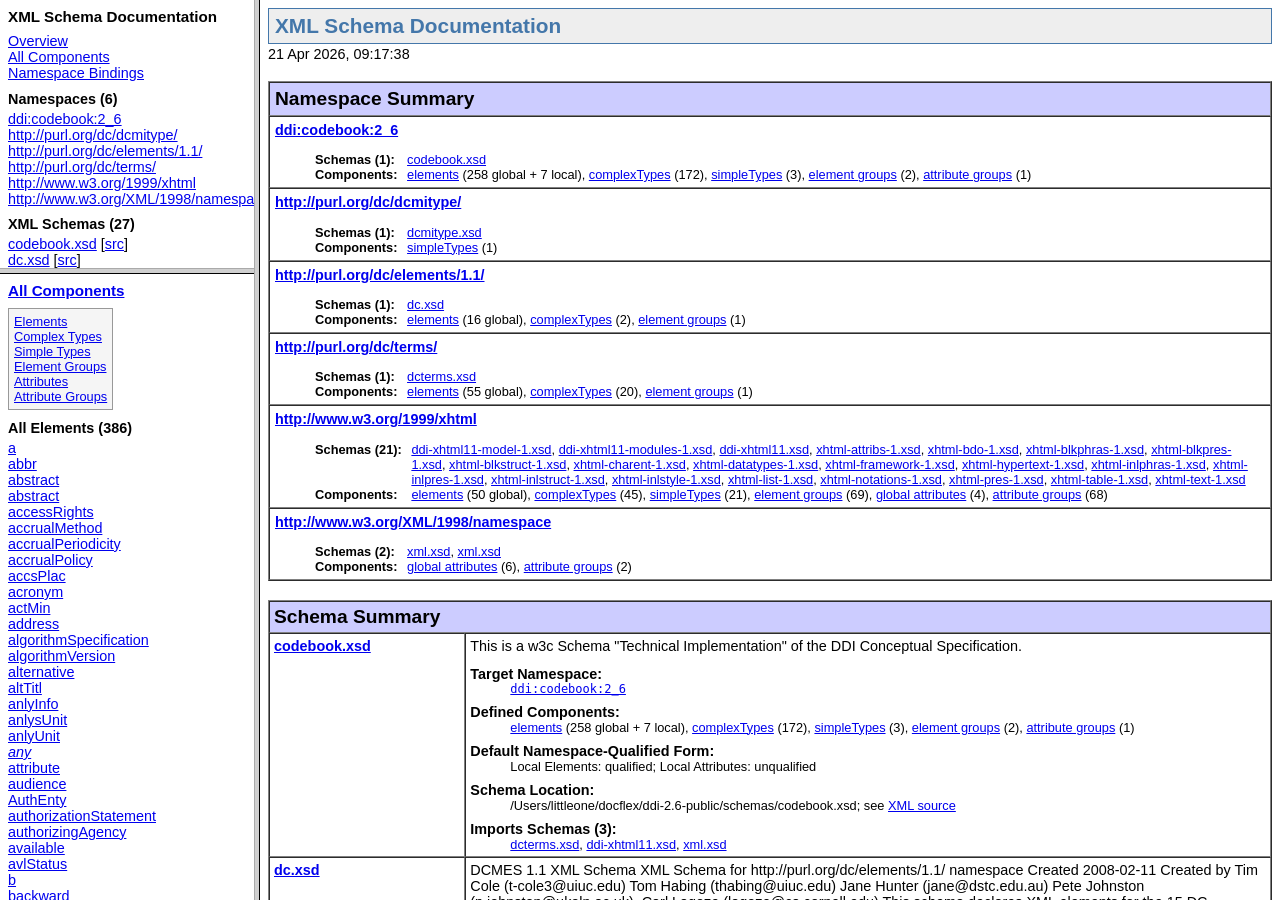
<file: ddi-c_2-6_2026-04-15/field_level_documentation_files/index.html>
<!DOCTYPE HTML PUBLIC "-//W3C//DTD HTML 4.01 Frameset//EN" "http://www.w3.org/TR/html4/frameset.dtd">
<html>
<head>
<!-- Generated by DocFlex/XML 1.12 on Tue Apr 21 09:17:53 BST 2026 -->
<meta http-equiv="Content-Type" content="text/html; charset=UTF-8">
<title>XML Schema Documentation</title>
<script type="text/javascript">
    targetPage = "" + window.location.search;
    if (targetPage != "" && targetPage != "undefined")
        targetPage = targetPage.substring(1);
    window.onload = function() {
        if (targetPage != "" && targetPage != "undefined")
            top.detailFrame.location = top.targetPage;
    }
</script>
</head>
<frameset cols="20%,80%">
	<frameset rows="30%,70%">
		<frame src="overview-frame.html" name="overviewFrame">
		<frame src="all-components-frame.html" name="listFrame">
	</frameset>
	<frame src="overview-summary.html" name="detailFrame">
</frameset>
</html>
</file>
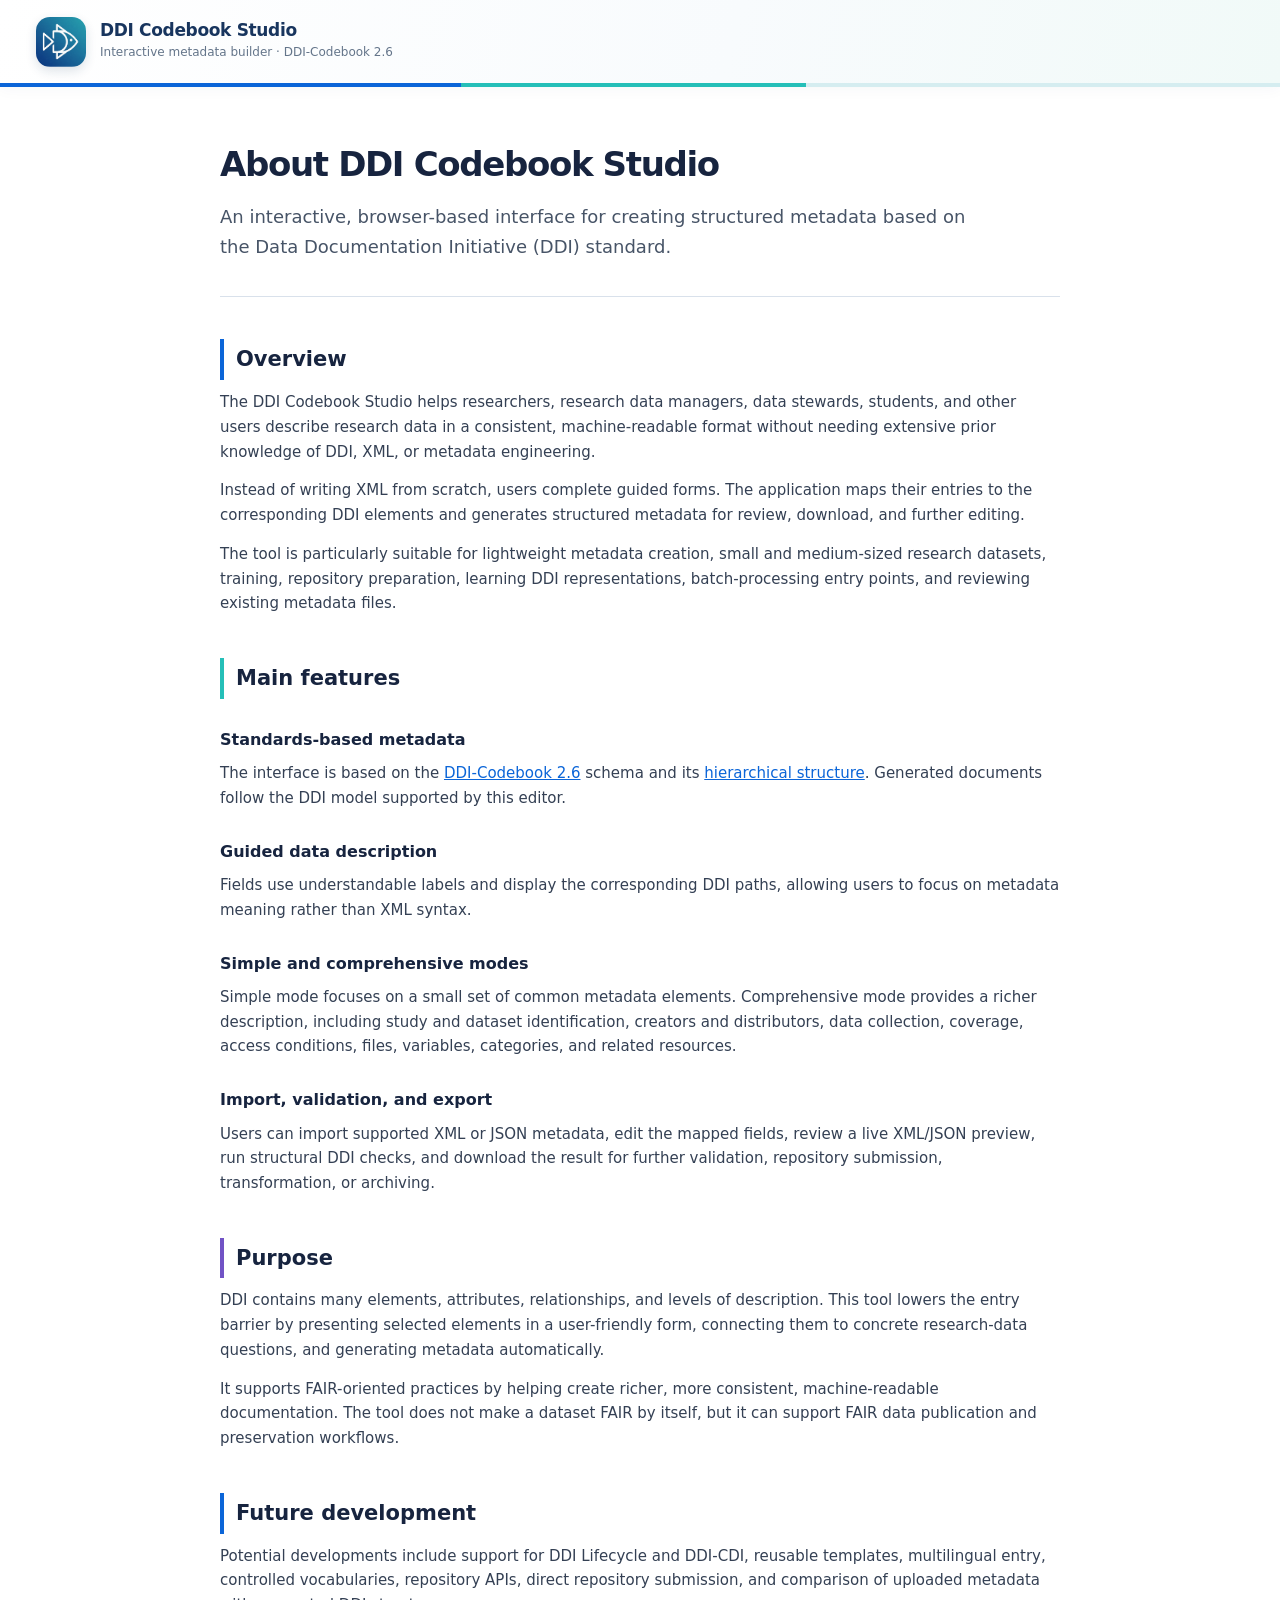
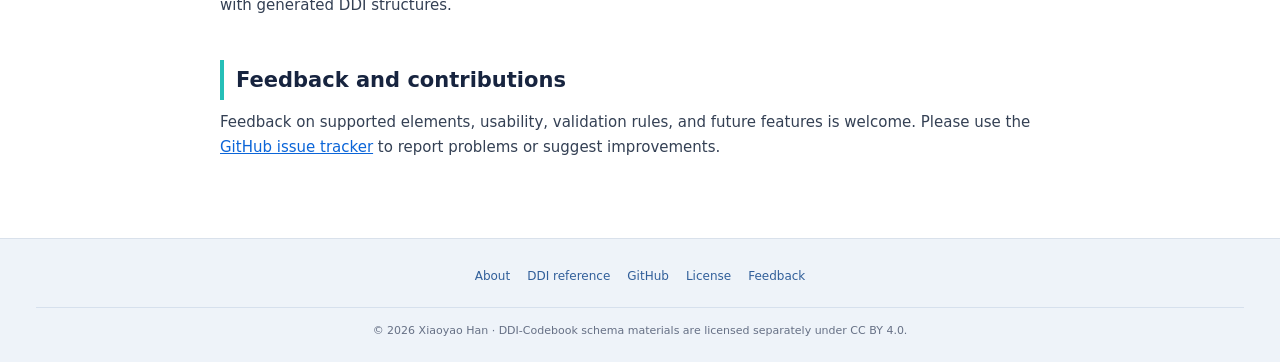
<file: about.html>
<!doctype html>
<html lang="en">
<head>
  <meta charset="utf-8">
  <meta name="viewport" content="width=device-width, initial-scale=1">
  <title>About · DDI Codebook Studio</title>
  <link rel="icon" href="assets/favicon-48.png?v=1" type="image/png" sizes="48x48">
  <style>
    :root{--ink:#17243f;--muted:#667085;--line:#d9e1eb;--blue:#0b65d8;--aqua:#25bfb8;--purple:#7153c5;--navy:#102750;--soft:#f7f9fc}*{box-sizing:border-box}body{margin:0;color:var(--ink);font:15px/1.65 Inter,ui-sans-serif,system-ui,-apple-system,sans-serif}header{position:relative;min-height:84px;padding:16px 36px;background:#fff;border-bottom:1px solid var(--line);box-shadow:0 2px 12px #1027500b}header::after{position:absolute;right:0;bottom:-4px;left:0;height:4px;background:linear-gradient(90deg,var(--blue) 0 36%,var(--aqua) 36% 63%,#d5edf0 63%);content:""}.brand{display:flex;align-items:center;gap:14px;text-decoration:none;color:var(--ink)}.mark-frame{display:block;width:50px;height:50px;overflow:hidden;border-radius:14px;box-shadow:0 3px 8px #1027501f}.mark{display:block;width:100%;height:100%;object-fit:cover;object-position:center center;transform:translateY(-2px) scale(1.15);transform-origin:center}.brand h1{margin:0;font-size:17px}.brand p{margin:2px 0 0;color:var(--muted);font-size:12px}main{max-width:900px;margin:0 auto;padding:52px 30px 64px}h1{font-size:34px;letter-spacing:-.04em;margin:0 0 10px}h2{border-left:4px solid var(--blue);font-size:21px;margin:42px 0 10px;padding:3px 0 3px 12px}h2:nth-of-type(3n+2){border-color:var(--aqua)}h2:nth-of-type(3n){border-color:var(--purple)}h3{font-size:16px;margin:28px 0 8px}p{margin:0 0 14px;color:#344054}a{color:#0b65d8}li{margin:5px 0;color:#344054}.lead{font-size:18px;color:#475467;max-width:760px}.rule{border:0;border-top:1px solid var(--line);margin:35px 0}.site-footer{padding:28px 36px 22px;background:#eef3f9;border-top:1px solid var(--line);color:#475467}.footer-inner{max-width:1400px;margin:auto}.footer-top{display:flex;justify-content:center}.footer-links{display:flex;flex-wrap:wrap;justify-content:center;gap:8px 17px}.footer-links a{font-size:12px;text-decoration:none}.footer-links a:hover{text-decoration:underline}.footer-bottom{margin-top:20px;padding-top:14px;border-top:1px solid #d6e0ed;font-size:11px;color:#667085;text-align:center}@media(max-width:640px){header,.site-footer{padding-left:20px;padding-right:20px}main{padding:38px 20px 48px}h1{font-size:29px}.footer-links{justify-content:center}}
  </style>
  <link rel="stylesheet" href="assets/site-shell.css">
</head>
<body data-page="about">
  <div data-site-header></div>
  <main>
    <h1>About DDI Codebook Studio</h1>
    <p class="lead">An interactive, browser-based interface for creating structured metadata based on the Data Documentation Initiative (DDI) standard.</p>
    <hr class="rule">
    <h2>Overview</h2>
    <p>The DDI Codebook Studio helps researchers, research data managers, data stewards, students, and other users describe research data in a consistent, machine-readable format without needing extensive prior knowledge of DDI, XML, or metadata engineering.</p>
    <p>Instead of writing XML from scratch, users complete guided forms. The application maps their entries to the corresponding DDI elements and generates structured metadata for review, download, and further editing.</p>
    <p>The tool is particularly suitable for lightweight metadata creation, small and medium-sized research datasets, training, repository preparation, learning DDI representations, batch-processing entry points, and reviewing existing metadata files.</p>
    <h2>Main features</h2>
    <h3>Standards-based metadata</h3>
    <p>The interface is based on the <a href="https://ddialliance.org/ddi-codebook_v2.6" target="_blank" rel="noopener noreferrer">DDI-Codebook 2.6</a> schema and its <a href="https://docs.ddialliance.org/DDI-Codebook/2.6/xmlschema/" target="_blank" rel="noopener noreferrer">hierarchical structure</a>. Generated documents follow the DDI model supported by this editor.</p>
    <h3>Guided data description</h3>
    <p>Fields use understandable labels and display the corresponding DDI paths, allowing users to focus on metadata meaning rather than XML syntax.</p>
    <h3>Simple and comprehensive modes</h3>
    <p>Simple mode focuses on a small set of common metadata elements. Comprehensive mode provides a richer description, including study and dataset identification, creators and distributors, data collection, coverage, access conditions, files, variables, categories, and related resources.</p>
    <h3>Import, validation, and export</h3>
    <p>Users can import supported XML or JSON metadata, edit the mapped fields, review a live XML/JSON preview, run structural DDI checks, and download the result for further validation, repository submission, transformation, or archiving.</p>
    <h2>Purpose</h2>
    <p>DDI contains many elements, attributes, relationships, and levels of description. This tool lowers the entry barrier by presenting selected elements in a user-friendly form, connecting them to concrete research-data questions, and generating metadata automatically.</p>
    <p>It supports FAIR-oriented practices by helping create richer, more consistent, machine-readable documentation. The tool does not make a dataset FAIR by itself, but it can support FAIR data publication and preservation workflows.</p>
    <h2>Future development</h2>
    <p>Potential developments include support for DDI Lifecycle and DDI-CDI, reusable templates, multilingual entry, controlled vocabularies, repository APIs, direct repository submission, and comparison of uploaded metadata with generated DDI structures.</p>
    <h2>Feedback and contributions</h2>
    <p>Feedback on supported elements, usability, validation rules, and future features is welcome. Please use the <a href="https://github.com/DDI-Metadata-Builder/ddi-metadata-builder.github.io/issues" target="_blank" rel="noopener noreferrer">GitHub issue tracker</a> to report problems or suggest improvements.</p>
  </main>
  <div data-site-footer></div>
  <script src="assets/site-shell.js"></script>
</body>
</html>
</file>
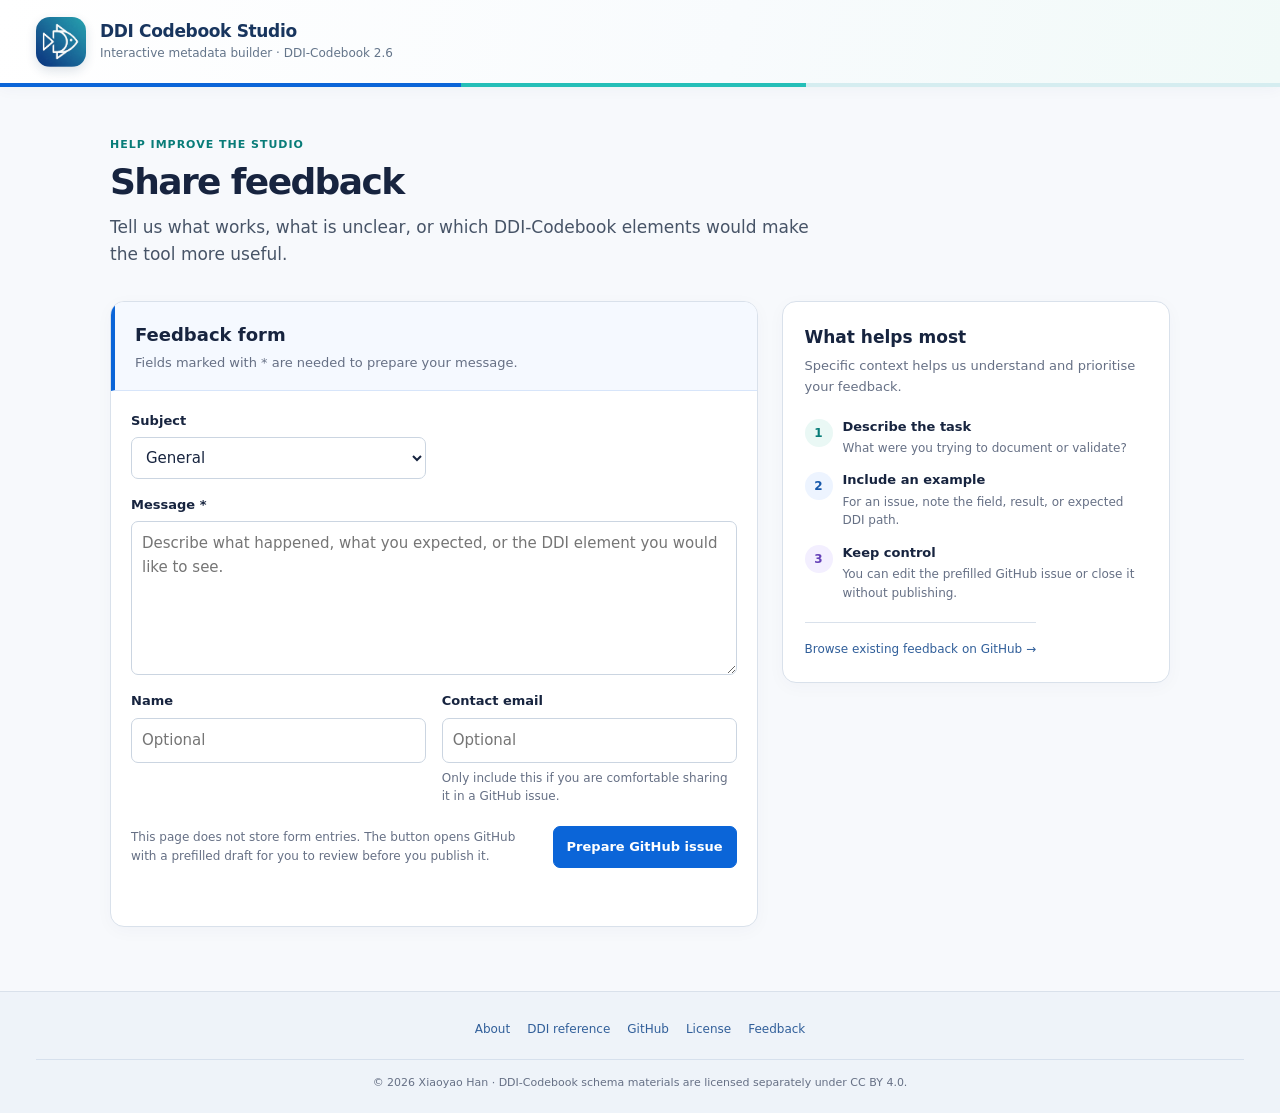
<file: feedback.html>
<!doctype html>
<html lang="en">
<head>
  <meta charset="utf-8">
  <meta name="viewport" content="width=device-width, initial-scale=1">
  <title>Feedback · DDI Codebook Studio</title>
  <link rel="icon" href="assets/favicon-48.png?v=1" type="image/png" sizes="48x48">
  <style>
    :root{--ink:#17243f;--muted:#667085;--line:#d9e1eb;--blue:#0b65d8;--aqua:#25bfb8;--purple:#7153c5;--navy:#102750;--soft:#f7f9fc;--danger:#b42318}*{box-sizing:border-box}body{min-height:100vh;margin:0;background:var(--soft);color:var(--ink);font:15px/1.55 Inter,ui-sans-serif,system-ui,-apple-system,sans-serif}button,input,select,textarea{font:inherit}button{cursor:pointer}header{position:relative;display:flex;align-items:center;min-height:84px;padding:16px 36px;background:#fff;border-bottom:1px solid var(--line);box-shadow:0 2px 12px #1027500b}header::after{position:absolute;right:0;bottom:-4px;left:0;height:4px;background:linear-gradient(90deg,var(--blue) 0 36%,var(--aqua) 36% 63%,#d5edf0 63%);content:""}.brand{display:flex;align-items:center;gap:14px;color:var(--ink);text-decoration:none}.mark-frame{display:block;width:50px;height:50px;overflow:hidden;border-radius:14px;box-shadow:0 3px 8px #1027501f}.mark{display:block;width:100%;height:100%;object-fit:cover;object-position:center center;transform:translateY(-2px) scale(1.15);transform-origin:center}.brand h1{margin:0;font-size:17px}.brand p{margin:2px 0 0;color:var(--muted);font-size:12px}main{max-width:1120px;margin:0 auto;padding:52px 30px 64px}.eyebrow{margin:0 0 8px;color:#087c78;font-size:11px;font-weight:800;letter-spacing:.09em;text-transform:uppercase}.page-title{max-width:690px;margin:0;font-size:36px;letter-spacing:-.045em;line-height:1.15}.lead{max-width:700px;margin:12px 0 0;color:#475467;font-size:17px}.feedback-grid{display:grid;grid-template-columns:minmax(0,1.25fr) minmax(270px,.75fr);gap:24px;margin-top:34px}.form-card,.help-card{border:1px solid var(--line);border-radius:14px;background:#fff;box-shadow:0 4px 18px #10275008}.form-card{overflow:hidden}.card-head{padding:19px 20px 17px;background:#f5f9ff;border-bottom:1px solid #d7e5fa;border-left:4px solid var(--blue)}.card-head h2{margin:0;font-size:18px}.card-head p{margin:4px 0 0;color:var(--muted);font-size:13px}.fields{display:grid;grid-template-columns:repeat(2,minmax(0,1fr));gap:16px;padding:20px}.field{display:flex;flex-direction:column;gap:6px}.field.full{grid-column:1/-1}.field label{font-size:13px;font-weight:750}.field .hint{color:var(--muted);font-size:12px}.field input,.field select,.field textarea{width:100%;border:1px solid #cbd5e1;border-radius:7px;padding:10px;background:#fff;color:var(--ink);outline:none}.field textarea{min-height:154px;resize:vertical}.field input:focus,.field select:focus,.field textarea:focus{border-color:var(--blue);box-shadow:0 0 0 3px #0b65d814}.form-actions{display:flex;align-items:center;justify-content:space-between;gap:16px;padding:0 20px 20px}.privacy{max-width:390px;margin:0;color:var(--muted);font-size:12px}.submit{border:1px solid var(--blue);border-radius:7px;background:var(--blue);color:#fff;padding:10px 13px;font-size:13px;font-weight:750;white-space:nowrap}.submit:hover{background:#095abb}.status{min-height:1.5em;margin:0 20px 20px;color:#08785f;font-size:12px}.help-card{align-self:start;padding:22px}.help-card h2{margin:0;font-size:17px}.help-card>p{margin:6px 0 0;color:var(--muted);font-size:13px}.guide{display:grid;gap:13px;margin:20px 0}.guide-item{display:grid;grid-template-columns:28px 1fr;align-items:start;gap:10px}.guide-number{position:relative;display:block;width:28px;height:28px;flex:0 0 28px;border-radius:50%;background:#eaf8f5;font-size:0;line-height:0}.guide-number::before{position:absolute;inset:0;display:grid;place-items:center;color:#087c78;font-size:12px;font-weight:800;line-height:1;content:attr(data-step)}.guide-item:nth-child(2) .guide-number{background:#edf4ff}.guide-item:nth-child(2) .guide-number::before{color:#1658ab}.guide-item:nth-child(3) .guide-number{background:#f3efff}.guide-item:nth-child(3) .guide-number::before{color:#6542b8}.guide-item strong{display:block;font-size:13px}.guide-item span{display:block;margin-top:2px;color:#667085;font-size:12px}.issue-link{display:inline-block;border-top:1px solid var(--line);padding-top:17px;color:#315f9a;font-size:12px;text-decoration:none}.issue-link:hover{text-decoration:underline}.site-footer{padding:28px 36px 22px;background:#eef3f9;border-top:1px solid var(--line);color:#475467}.footer-inner{max-width:1400px;margin:auto}.footer-top{display:flex;justify-content:center}.footer-links{display:flex;flex-wrap:wrap;justify-content:center;gap:8px 17px}.footer-links a{color:#315f9a;font-size:12px;text-decoration:none}.footer-links a:hover{text-decoration:underline}.footer-bottom{margin-top:20px;padding-top:14px;border-top:1px solid #d6e0ed;color:#667085;font-size:11px;text-align:center}@media(max-width:780px){header,.site-footer{padding-right:20px;padding-left:20px}main{padding:38px 20px 48px}.feedback-grid{grid-template-columns:1fr}.page-title{font-size:31px}}@media(max-width:520px){.fields{grid-template-columns:1fr}.field.full{grid-column:auto}.form-actions{align-items:flex-start;flex-direction:column}.submit{width:100%}}
  </style>
  <link rel="stylesheet" href="assets/site-shell.css">
</head>
<body data-page="feedback">
  <div data-site-header></div>
  <main>
    <p class="eyebrow">Help improve the studio</p>
    <h1 class="page-title">Share feedback</h1>
    <p class="lead">Tell us what works, what is unclear, or which DDI-Codebook elements would make the tool more useful.</p>
    <div class="feedback-grid">
      <section class="form-card" aria-labelledby="feedback-form-title">
        <div class="card-head"><h2 id="feedback-form-title">Feedback form</h2><p>Fields marked with * are needed to prepare your message.</p></div>
        <form id="feedbackForm">
          <div class="fields">
            <div class="field"><label for="subject">Subject</label><select id="subject" name="subject"><option value="General">General</option><option value="Metadata editor">Metadata editor</option><option value="Import or export">Import or export</option><option value="XML validation">XML validation</option><option value="Documentation">Documentation</option></select></div>
            <div class="field full"><label for="message">Message *</label><textarea id="message" name="message" required maxlength="5000" placeholder="Describe what happened, what you expected, or the DDI element you would like to see."></textarea></div>
            <div class="field"><label for="name">Name</label><input id="name" name="name" maxlength="120" placeholder="Optional"></div>
            <div class="field"><label for="email">Contact email</label><input id="email" name="email" type="email" maxlength="254" placeholder="Optional"><span class="hint">Only include this if you are comfortable sharing it in a GitHub issue.</span></div>
          </div>
          <div class="form-actions"><p class="privacy">This page does not store form entries. The button opens GitHub with a prefilled draft for you to review before you publish it.</p><button class="submit" type="submit">Prepare GitHub issue</button></div>
          <p id="formStatus" class="status" aria-live="polite"></p>
        </form>
      </section>
      <aside class="help-card" aria-label="Feedback guidance"><h2>What helps most</h2><p>Specific context helps us understand and prioritise your feedback.</p><div class="guide"><div class="guide-item"><span class="guide-number" data-step="1" aria-label="Step 1"></span><div><strong>Describe the task</strong><span>What were you trying to document or validate?</span></div></div><div class="guide-item"><span class="guide-number" data-step="2" aria-label="Step 2"></span><div><strong>Include an example</strong><span>For an issue, note the field, result, or expected DDI path.</span></div></div><div class="guide-item"><span class="guide-number" data-step="3" aria-label="Step 3"></span><div><strong>Keep control</strong><span>You can edit the prefilled GitHub issue or close it without publishing.</span></div></div></div><a class="issue-link" href="https://github.com/DDI-Metadata-Builder/ddi-metadata-builder.github.io/issues" target="_blank" rel="noopener noreferrer">Browse existing feedback on GitHub →</a></aside>
    </div>
  </main>
  <div data-site-footer></div>
  <script src="assets/site-shell.js"></script>
  <script>
    const form=document.querySelector('#feedbackForm');
    const status=document.querySelector('#formStatus');
    form.addEventListener('submit',event=>{
      event.preventDefault();
      const data=new FormData(form);
      const subject=data.get('subject');
      const name=data.get('name').trim();
      const email=data.get('email').trim();
      const body=['## Subject',subject,'','## Message',data.get('message').trim(),'', '## Name',name||'Not provided','', '## Contact email',email||'Not provided'].join('\n');
      const query=new URLSearchParams({title:'['+subject+'] Feedback',body});
      window.open('https://github.com/DDI-Metadata-Builder/ddi-metadata-builder.github.io/issues/new?'+query.toString(),'_blank','noopener');
      status.textContent='A prefilled GitHub issue has been opened. Review it there before publishing.';
    });
  </script>
</body>
</html>
</file>
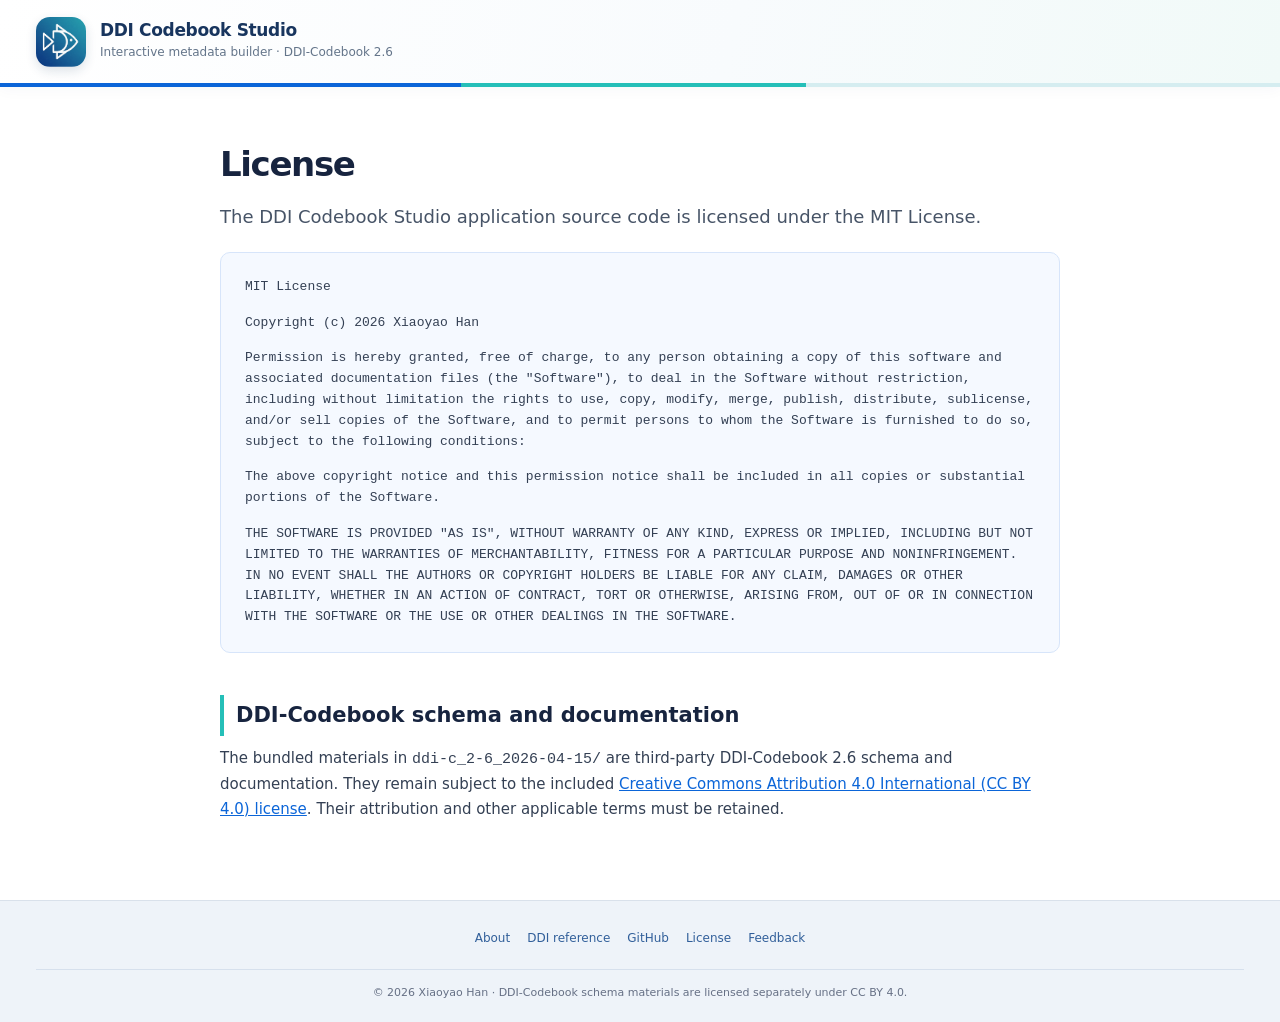
<file: license.html>
<!doctype html>
<html lang="en">
<head>
  <meta charset="utf-8">
  <meta name="viewport" content="width=device-width, initial-scale=1">
  <title>License · DDI Codebook Studio</title>
  <link rel="icon" href="assets/favicon-48.png?v=1" type="image/png" sizes="48x48">
  <style>
    :root{--ink:#17243f;--muted:#667085;--line:#d9e1eb;--blue:#0b65d8;--aqua:#25bfb8;--purple:#7153c5;--navy:#102750}*{box-sizing:border-box}body{margin:0;color:var(--ink);font:15px/1.65 Inter,ui-sans-serif,system-ui,-apple-system,sans-serif}header{position:relative;min-height:84px;padding:16px 36px;background:#fff;border-bottom:1px solid var(--line);box-shadow:0 2px 12px #1027500b}header::after{position:absolute;right:0;bottom:-4px;left:0;height:4px;background:linear-gradient(90deg,var(--blue) 0 36%,var(--aqua) 36% 63%,#d5edf0 63%);content:""}.brand{display:flex;align-items:center;gap:14px;text-decoration:none;color:var(--ink)}.mark-frame{display:block;width:50px;height:50px;overflow:hidden;border-radius:14px;box-shadow:0 3px 8px #1027501f}.mark{display:block;width:100%;height:100%;object-fit:cover;object-position:center center;transform:translateY(-2px) scale(1.15);transform-origin:center}.brand h1{margin:0;font-size:17px}.brand p{margin:2px 0 0;color:var(--muted);font-size:12px}main{max-width:900px;margin:0 auto;padding:52px 30px 64px}h1{font-size:34px;letter-spacing:-.04em;margin:0 0 10px}h2{border-left:4px solid var(--aqua);font-size:21px;margin:42px 0 10px;padding:3px 0 3px 12px}p{margin:0 0 14px;color:#344054}a{color:#0b65d8}.lead{font-size:18px;color:#475467}.license-text{margin-top:20px;padding:24px;border:1px solid #d7e5fa;border-radius:10px;background:#f5f9ff;color:#344054;font:13px/1.6 ui-monospace,SFMono-Regular,Menlo,monospace}.license-text p{margin:0 0 15px;overflow-wrap:break-word}.license-text p:last-child{margin-bottom:0}.site-footer{padding:28px 36px 22px;background:#eef3f9;border-top:1px solid var(--line);color:#475467}.footer-inner{max-width:1400px;margin:auto}.footer-top{display:flex;justify-content:center}.footer-links{display:flex;flex-wrap:wrap;justify-content:center;gap:8px 17px}.footer-links a{font-size:12px;text-decoration:none}.footer-links a:hover{text-decoration:underline}.footer-bottom{margin-top:20px;padding-top:14px;border-top:1px solid #d6e0ed;font-size:11px;color:#667085;text-align:center}@media(max-width:640px){header,.site-footer{padding-left:20px;padding-right:20px}main{padding:38px 20px 48px}h1{font-size:29px}.footer-links{justify-content:center}}
  </style>
  <link rel="stylesheet" href="assets/site-shell.css">
</head>
<body data-page="license">
  <div data-site-header></div>
  <main>
    <h1>License</h1>
    <p class="lead">The DDI Codebook Studio application source code is licensed under the MIT License.</p>
    <div class="license-text"><p>MIT License</p><p>Copyright (c) 2026 Xiaoyao Han</p><p>Permission is hereby granted, free of charge, to any person obtaining a copy of this software and associated documentation files (the "Software"), to deal in the Software without restriction, including without limitation the rights to use, copy, modify, merge, publish, distribute, sublicense, and/or sell copies of the Software, and to permit persons to whom the Software is furnished to do so, subject to the following conditions:</p><p>The above copyright notice and this permission notice shall be included in all copies or substantial portions of the Software.</p><p>THE SOFTWARE IS PROVIDED "AS IS", WITHOUT WARRANTY OF ANY KIND, EXPRESS OR IMPLIED, INCLUDING BUT NOT LIMITED TO THE WARRANTIES OF MERCHANTABILITY, FITNESS FOR A PARTICULAR PURPOSE AND NONINFRINGEMENT. IN NO EVENT SHALL THE AUTHORS OR COPYRIGHT HOLDERS BE LIABLE FOR ANY CLAIM, DAMAGES OR OTHER LIABILITY, WHETHER IN AN ACTION OF CONTRACT, TORT OR OTHERWISE, ARISING FROM, OUT OF OR IN CONNECTION WITH THE SOFTWARE OR THE USE OR OTHER DEALINGS IN THE SOFTWARE.</p></div>
    <h2>DDI-Codebook schema and documentation</h2>
    <p>The bundled materials in <code>ddi-c_2-6_2026-04-15/</code> are third-party DDI-Codebook 2.6 schema and documentation. They remain subject to the included <a href="ddi-c_2-6_2026-04-15/license.txt">Creative Commons Attribution 4.0 International (CC BY 4.0) license</a>. Their attribution and other applicable terms must be retained.</p>
  </main>
  <div data-site-footer></div>
  <script src="assets/site-shell.js"></script>
</body>
</html>
</file>
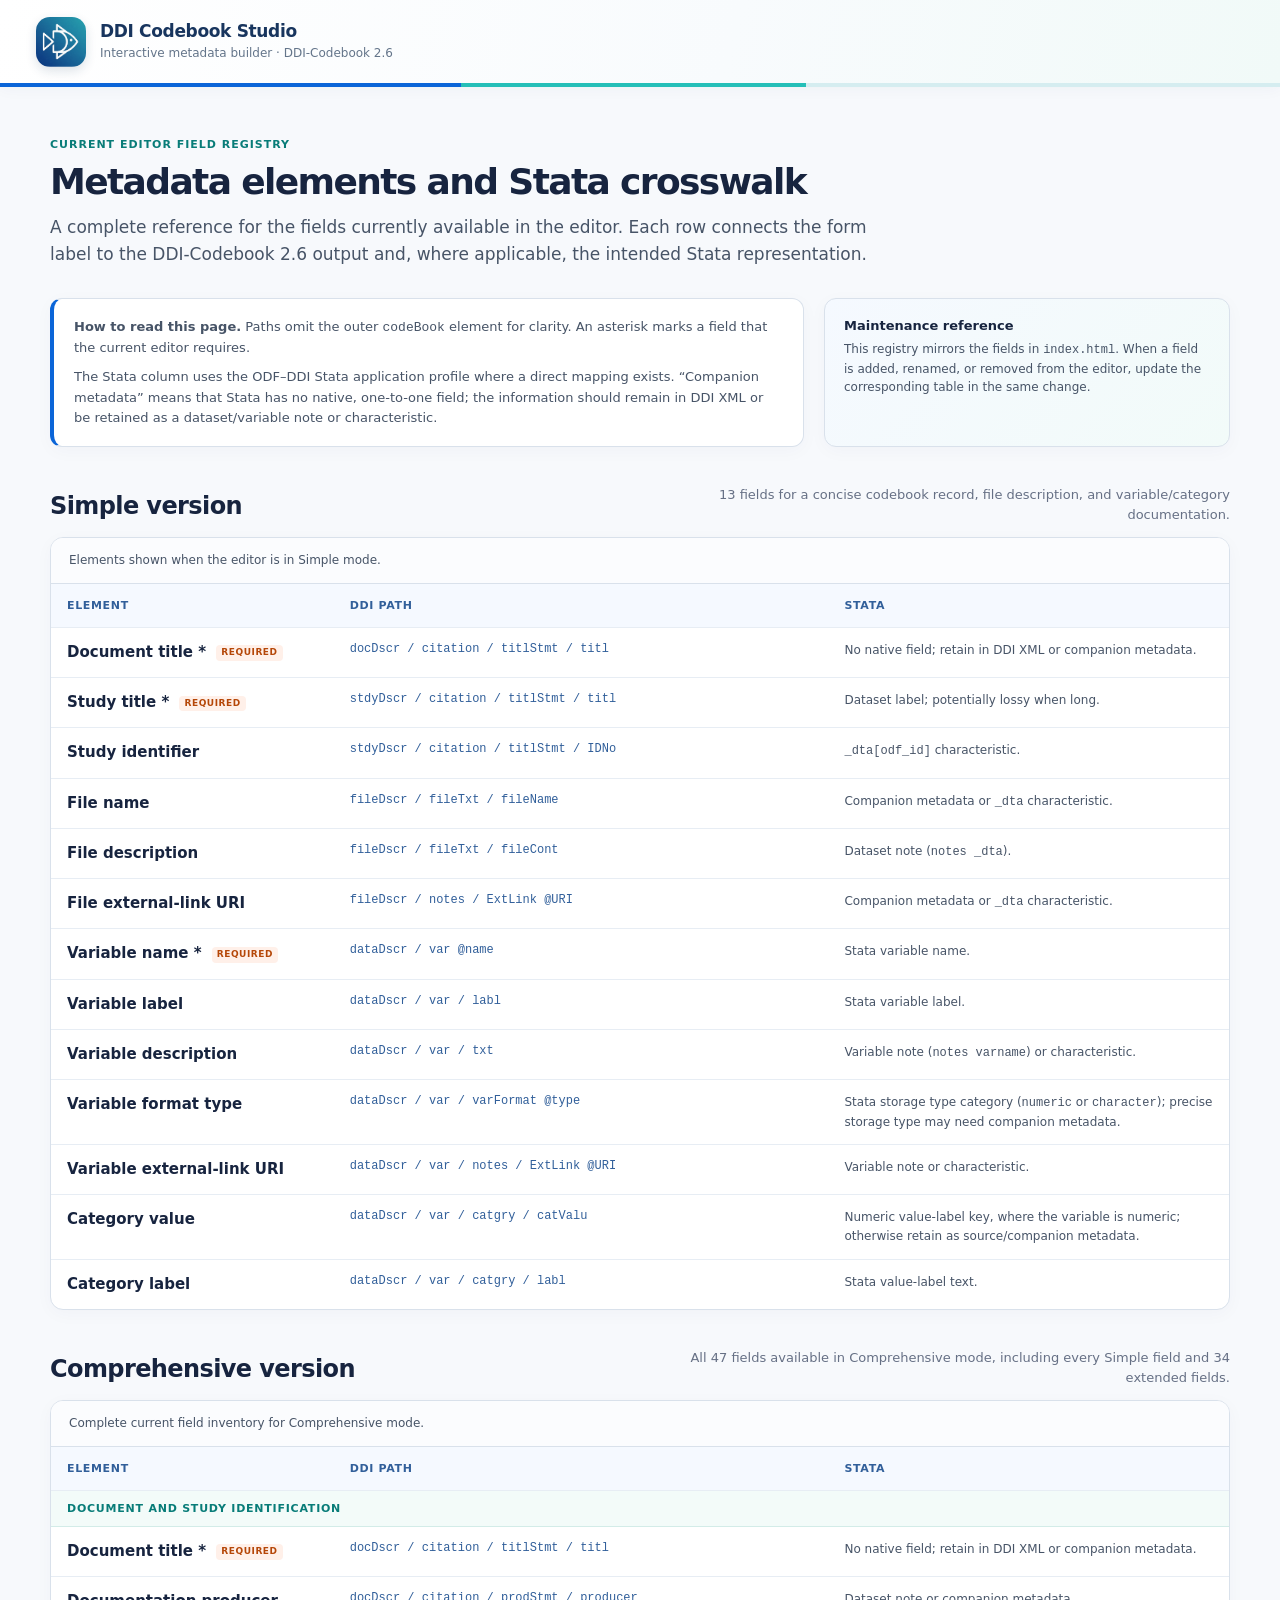
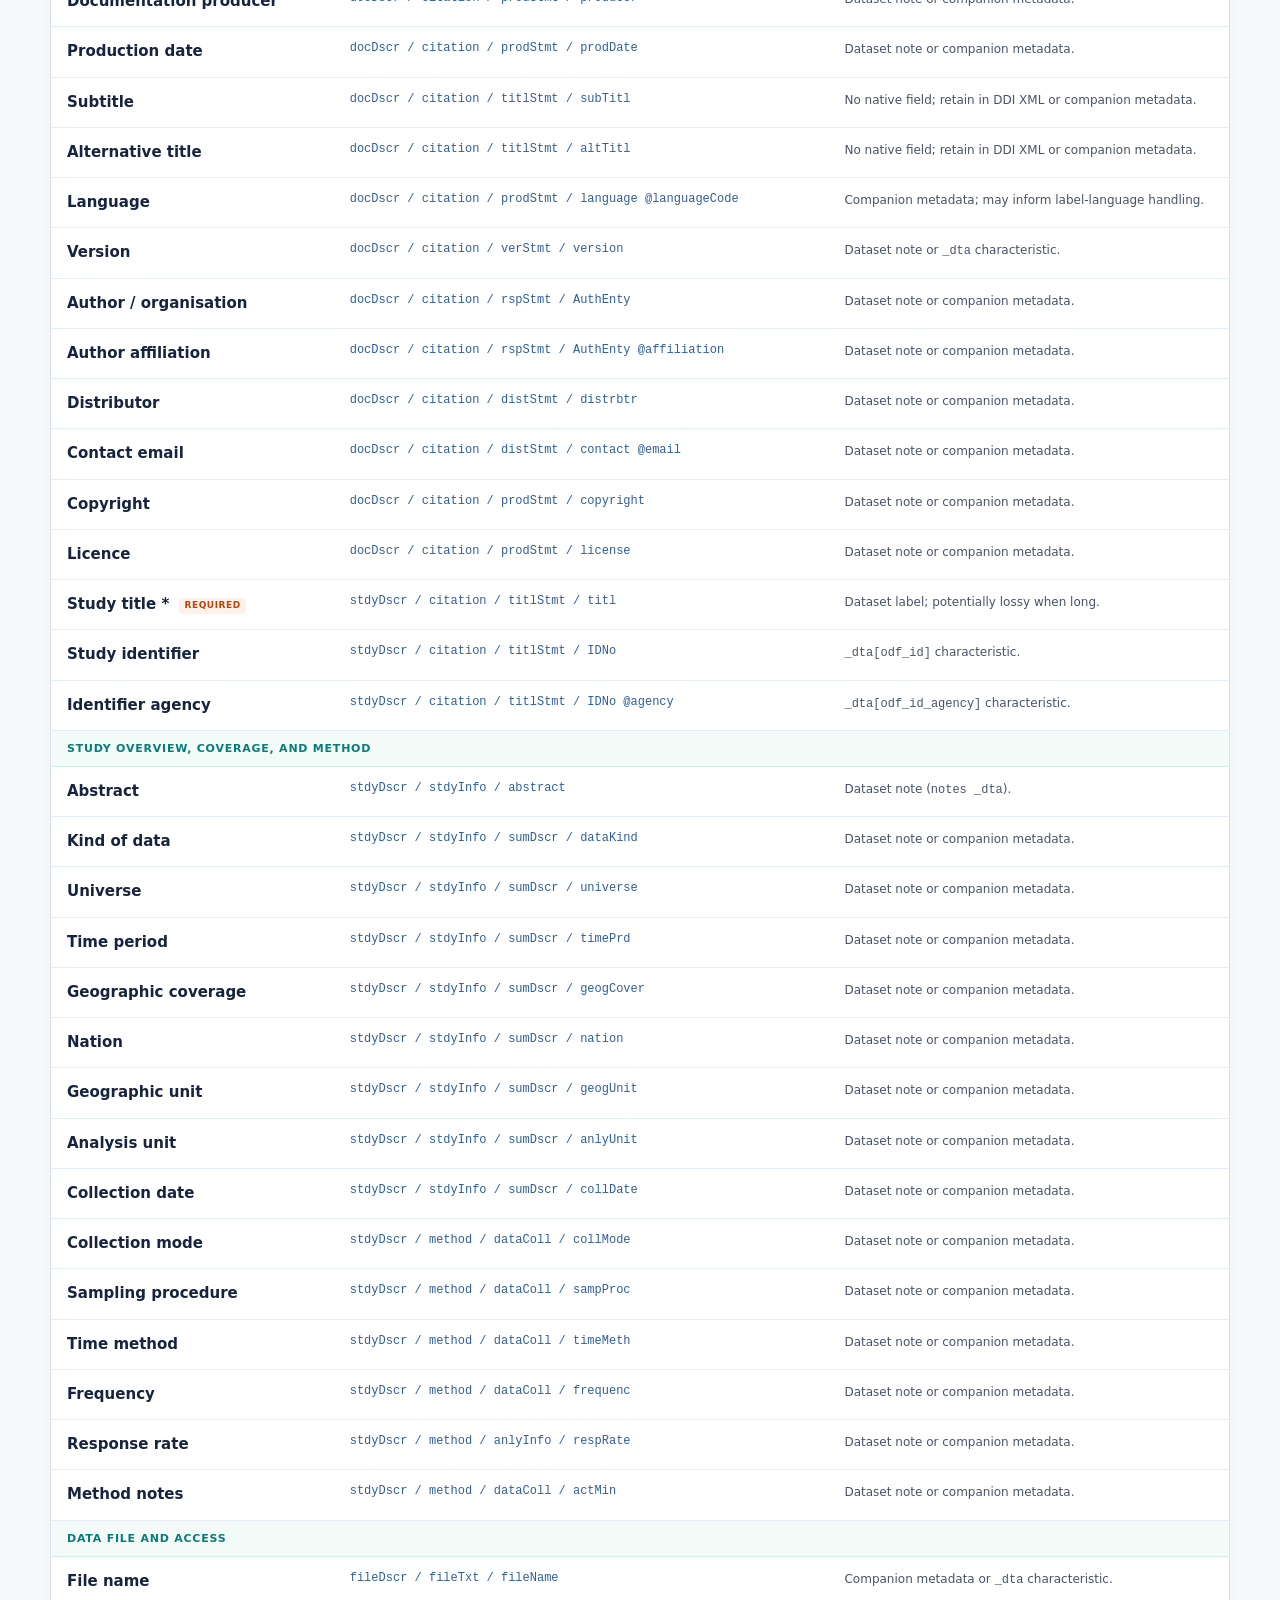
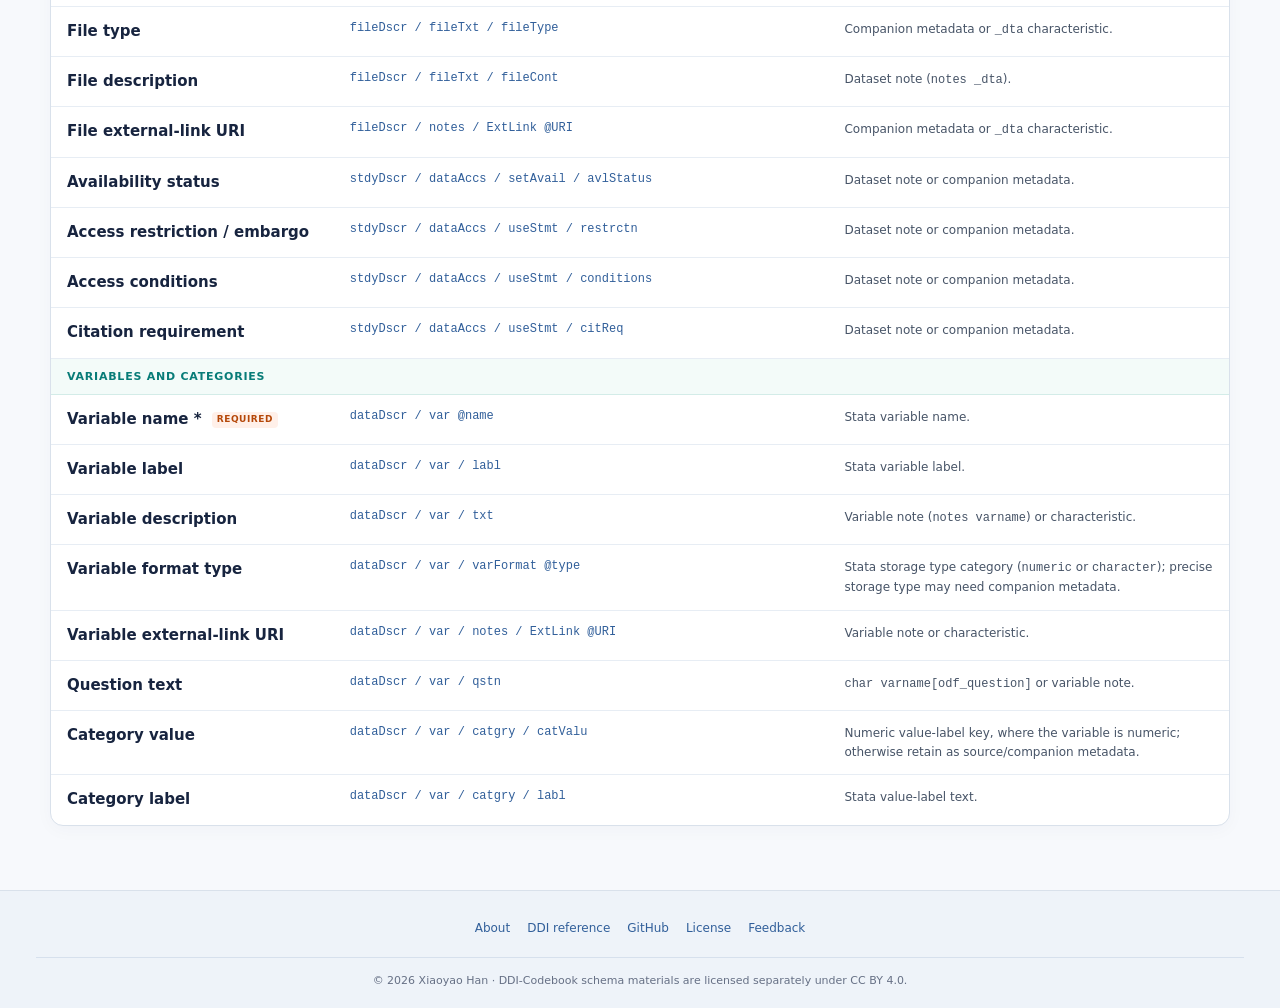
<file: metadata-elements.html>
<!doctype html>
<html lang="en">
<head>
  <meta charset="utf-8">
  <meta name="viewport" content="width=device-width, initial-scale=1">
  <meta name="description" content="A field-by-field reference for the DDI Codebook Studio Simple and Comprehensive metadata editors.">
  <title>Metadata elements · DDI Codebook Studio</title>
  <link rel="icon" href="assets/favicon-48.png?v=1" type="image/png" sizes="48x48">
  <style>
    :root{--ink:#17243f;--muted:#667085;--line:#d9e1eb;--blue:#0b65d8;--aqua:#25bfb8;--purple:#7153c5;--navy:#102750;--soft:#f7f9fc}*{box-sizing:border-box}body{min-height:100vh;margin:0;background:var(--soft);color:var(--ink);font:15px/1.55 Inter,ui-sans-serif,system-ui,-apple-system,sans-serif}header{position:relative;display:flex;align-items:center;min-height:84px;padding:16px 36px;background:#fff;border-bottom:1px solid var(--line);box-shadow:0 2px 12px #1027500b}header::after{position:absolute;right:0;bottom:-4px;left:0;height:4px;background:linear-gradient(90deg,var(--blue) 0 36%,var(--aqua) 36% 63%,#d5edf0 63%);content:""}.brand{display:flex;align-items:center;gap:14px;color:var(--ink);text-decoration:none}.mark-frame{display:block;width:50px;height:50px;overflow:hidden;border-radius:14px;box-shadow:0 3px 8px #1027501f}.mark{display:block;width:100%;height:100%;object-fit:cover;object-position:center center;transform:translateY(-2px) scale(1.15);transform-origin:center}.brand h1{margin:0;font-size:17px}.brand p{margin:2px 0 0;color:var(--muted);font-size:12px}main{max-width:1240px;margin:0 auto;padding:52px 30px 64px}.eyebrow{margin:0 0 8px;color:#087c78;font-size:11px;font-weight:800;letter-spacing:.09em;text-transform:uppercase}.page-title{max-width:780px;margin:0;font-size:36px;letter-spacing:-.045em;line-height:1.15}.lead{max-width:830px;margin:12px 0 0;color:#475467;font-size:17px}.intro-grid{display:grid;grid-template-columns:minmax(0,1.3fr) minmax(270px,.7fr);gap:20px;margin:31px 0}.notice,.summary{border:1px solid var(--line);border-radius:12px;background:#fff;box-shadow:0 4px 18px #10275008}.notice{padding:18px 20px;border-left:4px solid var(--blue)}.notice p{margin:0;color:#475467;font-size:13px}.notice p+p{margin-top:9px}.summary{padding:17px 19px;background:linear-gradient(135deg,#f5f9ff,#f2fbf9)}.summary strong{display:block;font-size:13px}.summary p{margin:4px 0 0;color:#475467;font-size:12px}.summary code,.table-card code{font-family:ui-monospace,SFMono-Regular,Menlo,monospace}.section{margin-top:38px}.section-head{display:flex;align-items:end;justify-content:space-between;gap:16px;margin-bottom:12px}.section-head h2{margin:0;font-size:24px;letter-spacing:-.025em}.section-head p{max-width:590px;margin:0;color:var(--muted);font-size:13px;text-align:right}.table-card{overflow:hidden;border:1px solid var(--line);border-radius:13px;background:#fff;box-shadow:0 4px 18px #10275008}.table-wrap{overflow-x:auto}table{width:100%;min-width:875px;border-collapse:collapse}caption{padding:13px 18px;background:#fbfcfe;border-bottom:1px solid var(--line);color:#475467;font-size:12px;text-align:left}th,td{padding:13px 16px;vertical-align:top;border-bottom:1px solid #e7edf4;text-align:left}thead th{background:#f5f9ff;color:#315f9a;font-size:11px;font-weight:800;letter-spacing:.06em;text-transform:uppercase}tbody tr:last-child td{border-bottom:0}tbody tr:hover td{background:#fbfdff}td:first-child{width:24%;font-weight:750;color:var(--ink)}td:nth-child(2){width:42%;color:#315f9a;font:12px/1.45 ui-monospace,SFMono-Regular,Menlo,monospace}td:nth-child(3){width:34%;color:#475467;font-size:12px}.group th{padding:9px 16px;background:#f3fbf9;border-top:1px solid #d3ece8;border-bottom:1px solid #d3ece8;color:#087c78;font-size:11px;letter-spacing:.07em;text-align:left;text-transform:uppercase}.tag{display:inline-block;margin:2px 0 0 5px;padding:1px 5px;border-radius:4px;background:#fff0e9;color:#b54708;font-size:9px;font-weight:800;letter-spacing:.06em;text-transform:uppercase;vertical-align:middle}.site-footer{padding:28px 36px 22px;background:#eef3f9;border-top:1px solid var(--line);color:#475467}.footer-inner{max-width:1400px;margin:auto}.footer-top{display:flex;justify-content:center}.footer-links{display:flex;flex-wrap:wrap;justify-content:center;gap:8px 17px}.footer-links a{color:#315f9a;font-size:12px;text-decoration:none}.footer-links a:hover{text-decoration:underline}.footer-bottom{margin-top:20px;padding-top:14px;border-top:1px solid #d6e0ed;color:#667085;font-size:11px;text-align:center}@media(max-width:780px){header,.site-footer{padding-right:20px;padding-left:20px}main{padding:38px 20px 48px}.intro-grid{grid-template-columns:1fr}.page-title{font-size:31px}.section-head{align-items:start;flex-direction:column}.section-head p{text-align:left}}@media(max-width:520px){.page-title{font-size:28px}}
  </style>
  <link rel="stylesheet" href="assets/site-shell.css">
</head>
<body data-page="metadata-elements">
  <div data-site-header></div>
  <main>
    <p class="eyebrow">Current editor field registry</p>
    <h1 class="page-title">Metadata elements and Stata crosswalk</h1>
    <p class="lead">A complete reference for the fields currently available in the editor. Each row connects the form label to the DDI-Codebook 2.6 output and, where applicable, the intended Stata representation.</p>
    <div class="intro-grid">
      <div class="notice"><p><strong>How to read this page.</strong> Paths omit the outer <code>codeBook</code> element for clarity. An asterisk marks a field that the current editor requires.</p><p>The Stata column uses the ODF–DDI Stata application profile where a direct mapping exists. “Companion metadata” means that Stata has no native, one-to-one field; the information should remain in DDI XML or be retained as a dataset/variable note or characteristic.</p></div>
      <aside class="summary"><strong>Maintenance reference</strong><p>This registry mirrors the fields in <code>index.html</code>. When a field is added, renamed, or removed from the editor, update the corresponding table in the same change.</p></aside>
    </div>

    <section class="section" aria-labelledby="simple-title">
      <div class="section-head"><h2 id="simple-title">Simple version</h2><p>13 fields for a concise codebook record, file description, and variable/category documentation.</p></div>
      <div class="table-card"><div class="table-wrap"><table>
        <caption>Elements shown when the editor is in Simple mode.</caption>
        <thead><tr><th scope="col">Element</th><th scope="col">DDI path</th><th scope="col">Stata</th></tr></thead>
        <tbody>
          <tr><td>Document title * <span class="tag">Required</span></td><td>docDscr / citation / titlStmt / titl</td><td>No native field; retain in DDI XML or companion metadata.</td></tr>
          <tr><td>Study title * <span class="tag">Required</span></td><td>stdyDscr / citation / titlStmt / titl</td><td>Dataset label; potentially lossy when long.</td></tr>
          <tr><td>Study identifier</td><td>stdyDscr / citation / titlStmt / IDNo</td><td><code>_dta[odf_id]</code> characteristic.</td></tr>
          <tr><td>File name</td><td>fileDscr / fileTxt / fileName</td><td>Companion metadata or <code>_dta</code> characteristic.</td></tr>
          <tr><td>File description</td><td>fileDscr / fileTxt / fileCont</td><td>Dataset note (<code>notes _dta</code>).</td></tr>
          <tr><td>File external-link URI</td><td>fileDscr / notes / ExtLink @URI</td><td>Companion metadata or <code>_dta</code> characteristic.</td></tr>
          <tr><td>Variable name * <span class="tag">Required</span></td><td>dataDscr / var @name</td><td>Stata variable name.</td></tr>
          <tr><td>Variable label</td><td>dataDscr / var / labl</td><td>Stata variable label.</td></tr>
          <tr><td>Variable description</td><td>dataDscr / var / txt</td><td>Variable note (<code>notes varname</code>) or characteristic.</td></tr>
          <tr><td>Variable format type</td><td>dataDscr / var / varFormat @type</td><td>Stata storage type category (<code>numeric</code> or <code>character</code>); precise storage type may need companion metadata.</td></tr>
          <tr><td>Variable external-link URI</td><td>dataDscr / var / notes / ExtLink @URI</td><td>Variable note or characteristic.</td></tr>
          <tr><td>Category value</td><td>dataDscr / var / catgry / catValu</td><td>Numeric value-label key, where the variable is numeric; otherwise retain as source/companion metadata.</td></tr>
          <tr><td>Category label</td><td>dataDscr / var / catgry / labl</td><td>Stata value-label text.</td></tr>
        </tbody>
      </table></div></div>
    </section>

    <section class="section" aria-labelledby="comprehensive-title">
      <div class="section-head"><h2 id="comprehensive-title">Comprehensive version</h2><p>All 47 fields available in Comprehensive mode, including every Simple field and 34 extended fields.</p></div>
      <div class="table-card"><div class="table-wrap"><table>
        <caption>Complete current field inventory for Comprehensive mode.</caption>
        <thead><tr><th scope="col">Element</th><th scope="col">DDI path</th><th scope="col">Stata</th></tr></thead>
        <tbody>
          <tr class="group"><th colspan="3" scope="colgroup">Document and study identification</th></tr>
          <tr><td>Document title * <span class="tag">Required</span></td><td>docDscr / citation / titlStmt / titl</td><td>No native field; retain in DDI XML or companion metadata.</td></tr>
          <tr><td>Documentation producer</td><td>docDscr / citation / prodStmt / producer</td><td>Dataset note or companion metadata.</td></tr>
          <tr><td>Production date</td><td>docDscr / citation / prodStmt / prodDate</td><td>Dataset note or companion metadata.</td></tr>
          <tr><td>Subtitle</td><td>docDscr / citation / titlStmt / subTitl</td><td>No native field; retain in DDI XML or companion metadata.</td></tr>
          <tr><td>Alternative title</td><td>docDscr / citation / titlStmt / altTitl</td><td>No native field; retain in DDI XML or companion metadata.</td></tr>
          <tr><td>Language</td><td>docDscr / citation / prodStmt / language @languageCode</td><td>Companion metadata; may inform label-language handling.</td></tr>
          <tr><td>Version</td><td>docDscr / citation / verStmt / version</td><td>Dataset note or <code>_dta</code> characteristic.</td></tr>
          <tr><td>Author / organisation</td><td>docDscr / citation / rspStmt / AuthEnty</td><td>Dataset note or companion metadata.</td></tr>
          <tr><td>Author affiliation</td><td>docDscr / citation / rspStmt / AuthEnty @affiliation</td><td>Dataset note or companion metadata.</td></tr>
          <tr><td>Distributor</td><td>docDscr / citation / distStmt / distrbtr</td><td>Dataset note or companion metadata.</td></tr>
          <tr><td>Contact email</td><td>docDscr / citation / distStmt / contact @email</td><td>Dataset note or companion metadata.</td></tr>
          <tr><td>Copyright</td><td>docDscr / citation / prodStmt / copyright</td><td>Dataset note or companion metadata.</td></tr>
          <tr><td>Licence</td><td>docDscr / citation / prodStmt / license</td><td>Dataset note or companion metadata.</td></tr>
          <tr><td>Study title * <span class="tag">Required</span></td><td>stdyDscr / citation / titlStmt / titl</td><td>Dataset label; potentially lossy when long.</td></tr>
          <tr><td>Study identifier</td><td>stdyDscr / citation / titlStmt / IDNo</td><td><code>_dta[odf_id]</code> characteristic.</td></tr>
          <tr><td>Identifier agency</td><td>stdyDscr / citation / titlStmt / IDNo @agency</td><td><code>_dta[odf_id_agency]</code> characteristic.</td></tr>

          <tr class="group"><th colspan="3" scope="colgroup">Study overview, coverage, and method</th></tr>
          <tr><td>Abstract</td><td>stdyDscr / stdyInfo / abstract</td><td>Dataset note (<code>notes _dta</code>).</td></tr>
          <tr><td>Kind of data</td><td>stdyDscr / stdyInfo / sumDscr / dataKind</td><td>Dataset note or companion metadata.</td></tr>
          <tr><td>Universe</td><td>stdyDscr / stdyInfo / sumDscr / universe</td><td>Dataset note or companion metadata.</td></tr>
          <tr><td>Time period</td><td>stdyDscr / stdyInfo / sumDscr / timePrd</td><td>Dataset note or companion metadata.</td></tr>
          <tr><td>Geographic coverage</td><td>stdyDscr / stdyInfo / sumDscr / geogCover</td><td>Dataset note or companion metadata.</td></tr>
          <tr><td>Nation</td><td>stdyDscr / stdyInfo / sumDscr / nation</td><td>Dataset note or companion metadata.</td></tr>
          <tr><td>Geographic unit</td><td>stdyDscr / stdyInfo / sumDscr / geogUnit</td><td>Dataset note or companion metadata.</td></tr>
          <tr><td>Analysis unit</td><td>stdyDscr / stdyInfo / sumDscr / anlyUnit</td><td>Dataset note or companion metadata.</td></tr>
          <tr><td>Collection date</td><td>stdyDscr / stdyInfo / sumDscr / collDate</td><td>Dataset note or companion metadata.</td></tr>
          <tr><td>Collection mode</td><td>stdyDscr / method / dataColl / collMode</td><td>Dataset note or companion metadata.</td></tr>
          <tr><td>Sampling procedure</td><td>stdyDscr / method / dataColl / sampProc</td><td>Dataset note or companion metadata.</td></tr>
          <tr><td>Time method</td><td>stdyDscr / method / dataColl / timeMeth</td><td>Dataset note or companion metadata.</td></tr>
          <tr><td>Frequency</td><td>stdyDscr / method / dataColl / frequenc</td><td>Dataset note or companion metadata.</td></tr>
          <tr><td>Response rate</td><td>stdyDscr / method / anlyInfo / respRate</td><td>Dataset note or companion metadata.</td></tr>
          <tr><td>Method notes</td><td>stdyDscr / method / dataColl / actMin</td><td>Dataset note or companion metadata.</td></tr>

          <tr class="group"><th colspan="3" scope="colgroup">Data file and access</th></tr>
          <tr><td>File name</td><td>fileDscr / fileTxt / fileName</td><td>Companion metadata or <code>_dta</code> characteristic.</td></tr>
          <tr><td>File type</td><td>fileDscr / fileTxt / fileType</td><td>Companion metadata or <code>_dta</code> characteristic.</td></tr>
          <tr><td>File description</td><td>fileDscr / fileTxt / fileCont</td><td>Dataset note (<code>notes _dta</code>).</td></tr>
          <tr><td>File external-link URI</td><td>fileDscr / notes / ExtLink @URI</td><td>Companion metadata or <code>_dta</code> characteristic.</td></tr>
          <tr><td>Availability status</td><td>stdyDscr / dataAccs / setAvail / avlStatus</td><td>Dataset note or companion metadata.</td></tr>
          <tr><td>Access restriction / embargo</td><td>stdyDscr / dataAccs / useStmt / restrctn</td><td>Dataset note or companion metadata.</td></tr>
          <tr><td>Access conditions</td><td>stdyDscr / dataAccs / useStmt / conditions</td><td>Dataset note or companion metadata.</td></tr>
          <tr><td>Citation requirement</td><td>stdyDscr / dataAccs / useStmt / citReq</td><td>Dataset note or companion metadata.</td></tr>

          <tr class="group"><th colspan="3" scope="colgroup">Variables and categories</th></tr>
          <tr><td>Variable name * <span class="tag">Required</span></td><td>dataDscr / var @name</td><td>Stata variable name.</td></tr>
          <tr><td>Variable label</td><td>dataDscr / var / labl</td><td>Stata variable label.</td></tr>
          <tr><td>Variable description</td><td>dataDscr / var / txt</td><td>Variable note (<code>notes varname</code>) or characteristic.</td></tr>
          <tr><td>Variable format type</td><td>dataDscr / var / varFormat @type</td><td>Stata storage type category (<code>numeric</code> or <code>character</code>); precise storage type may need companion metadata.</td></tr>
          <tr><td>Variable external-link URI</td><td>dataDscr / var / notes / ExtLink @URI</td><td>Variable note or characteristic.</td></tr>
          <tr><td>Question text</td><td>dataDscr / var / qstn</td><td><code>char varname[odf_question]</code> or variable note.</td></tr>
          <tr><td>Category value</td><td>dataDscr / var / catgry / catValu</td><td>Numeric value-label key, where the variable is numeric; otherwise retain as source/companion metadata.</td></tr>
          <tr><td>Category label</td><td>dataDscr / var / catgry / labl</td><td>Stata value-label text.</td></tr>
        </tbody>
      </table></div></div>
    </section>
  </main>
  <div data-site-footer></div>
  <script src="assets/site-shell.js"></script>
</body>
</html>
</file>
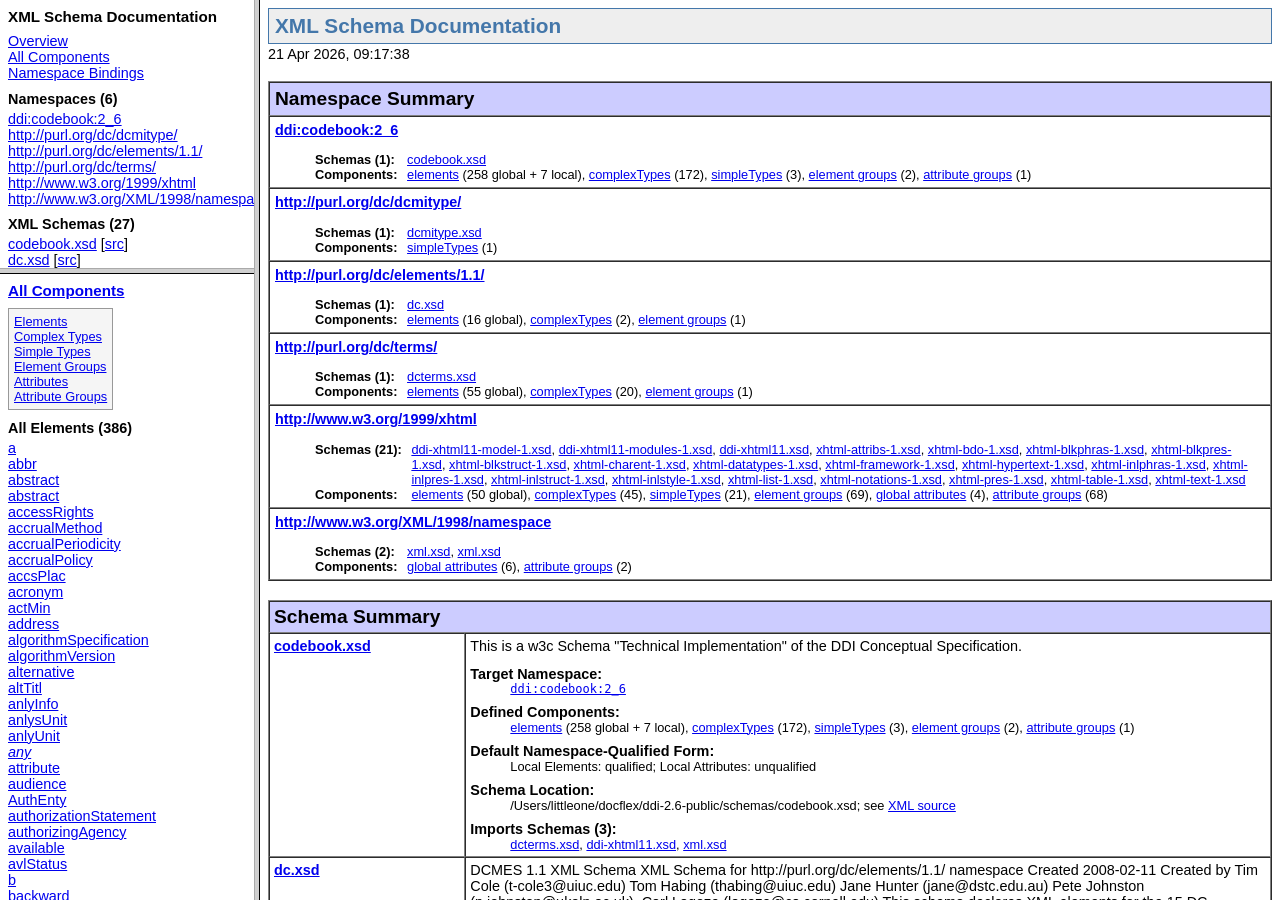
<file: ddi-c_2-6_2026-04-15/field_level_documentation.html>
<!DOCTYPE HTML PUBLIC "-//W3C//DTD HTML 4.01 Frameset//EN" "http://www.w3.org/TR/html4/frameset.dtd">
<html>
<head>
<!-- Generated by DocFlex/XML 1.12 on Tue Apr 21 09:17:53 BST 2026 -->
<meta http-equiv="Content-Type" content="text/html; charset=UTF-8">
<title>DDI-Codebook 2.6 XML Schema Documentation (April 2026)</title>
<script type="text/javascript">
    targetPage = "" + window.location.search;
    if (targetPage != "" && targetPage != "undefined")
        targetPage = targetPage.substring(1);
    window.onload = function() {
        if (targetPage != "" && targetPage != "undefined")
            top.detailFrame.location = top.targetPage;
    }
</script>
</head>
<frameset cols="20%,80%">
	<frameset rows="30%,70%">
		<frame src="field_level_documentation_files/overview-frame.html" name="overviewFrame">
		<frame src="field_level_documentation_files/all-components-frame.html" name="listFrame">
	</frameset>
	<frame src="field_level_documentation_files/overview-summary.html" name="detailFrame">
</frameset>
</html>
</file>
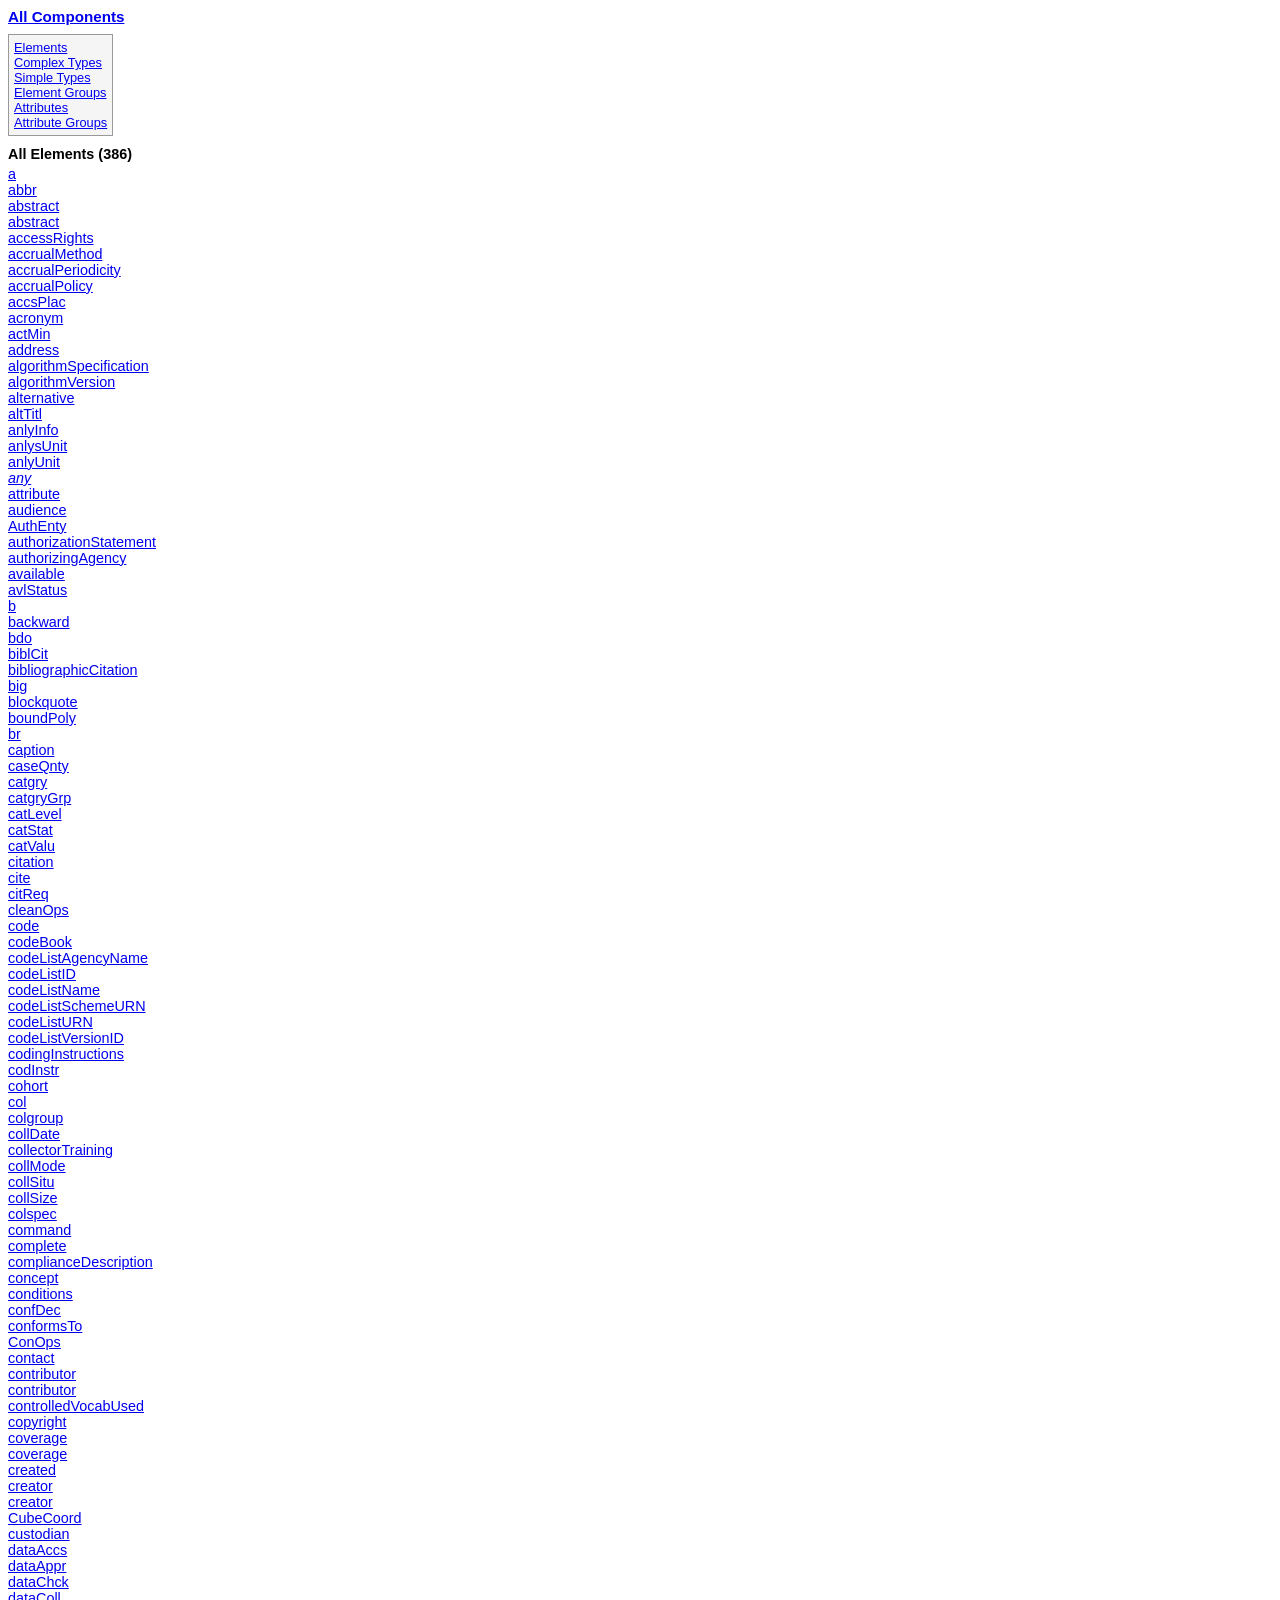
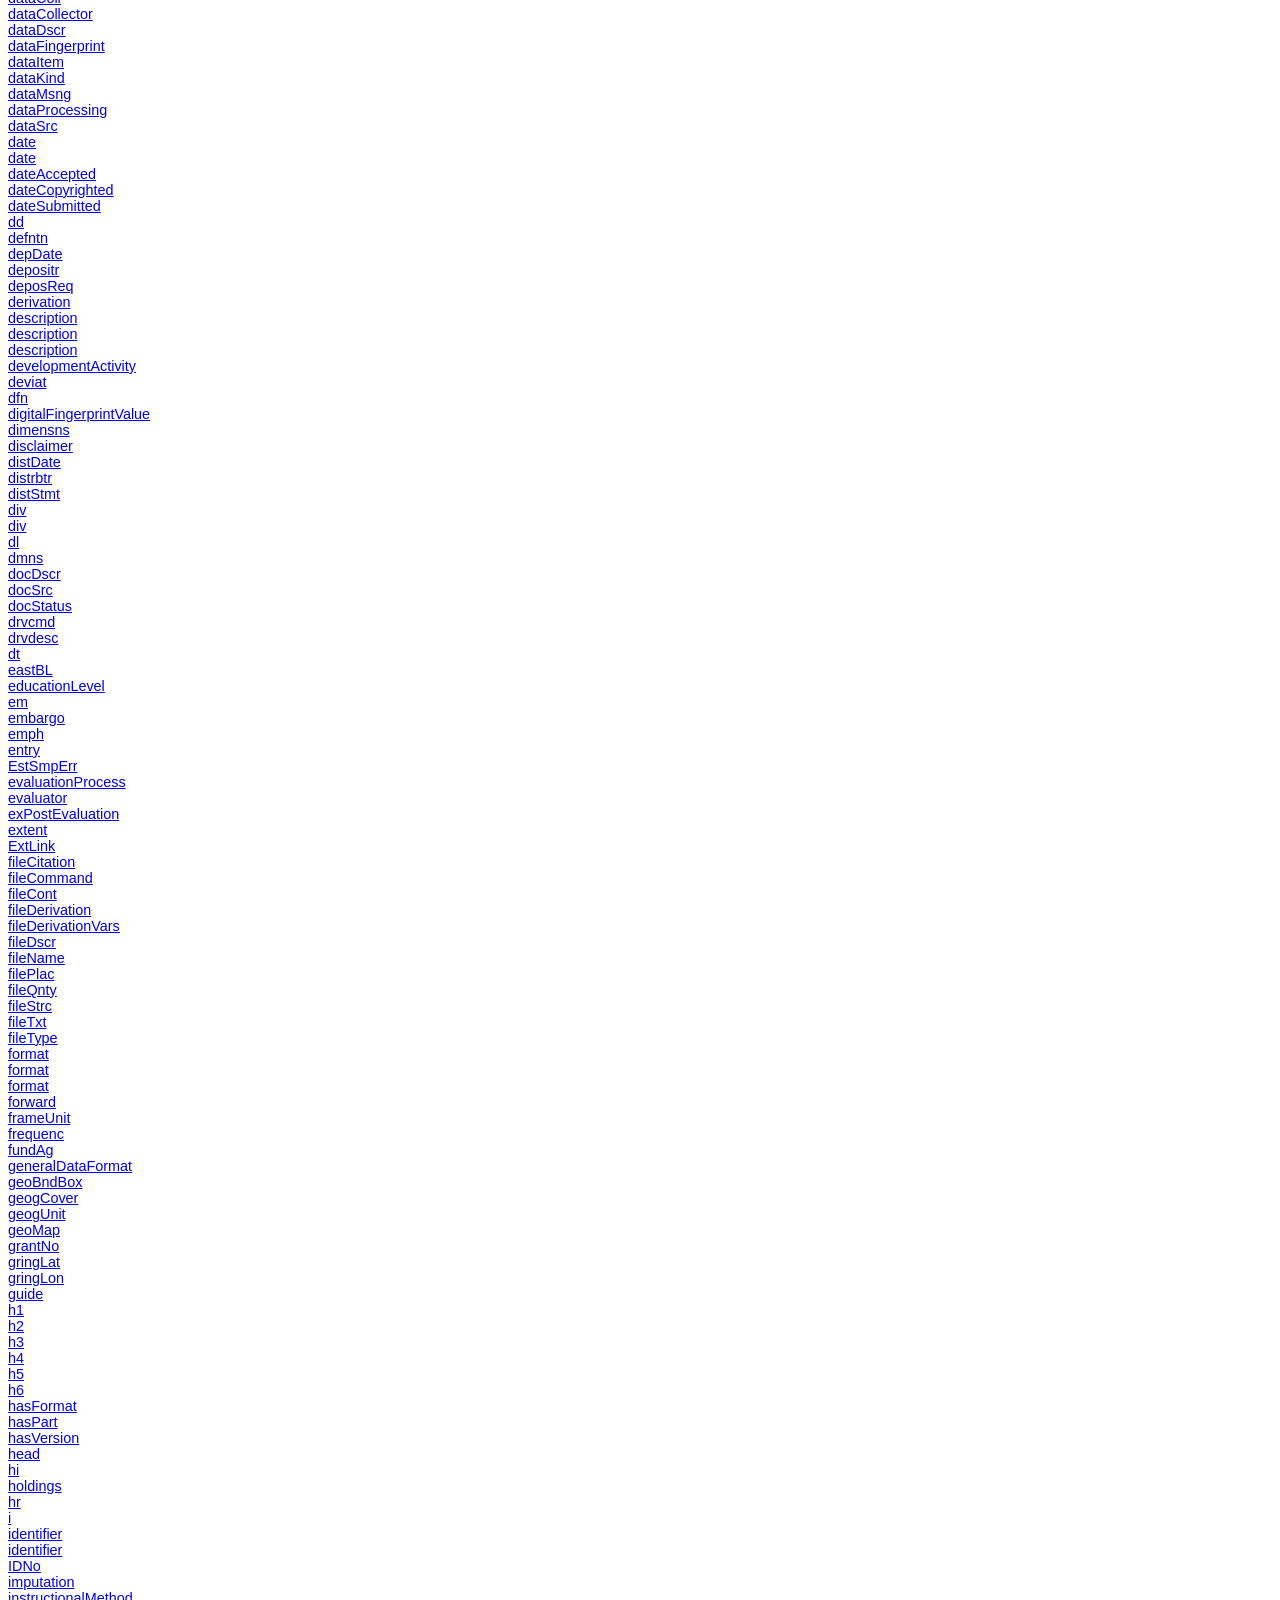
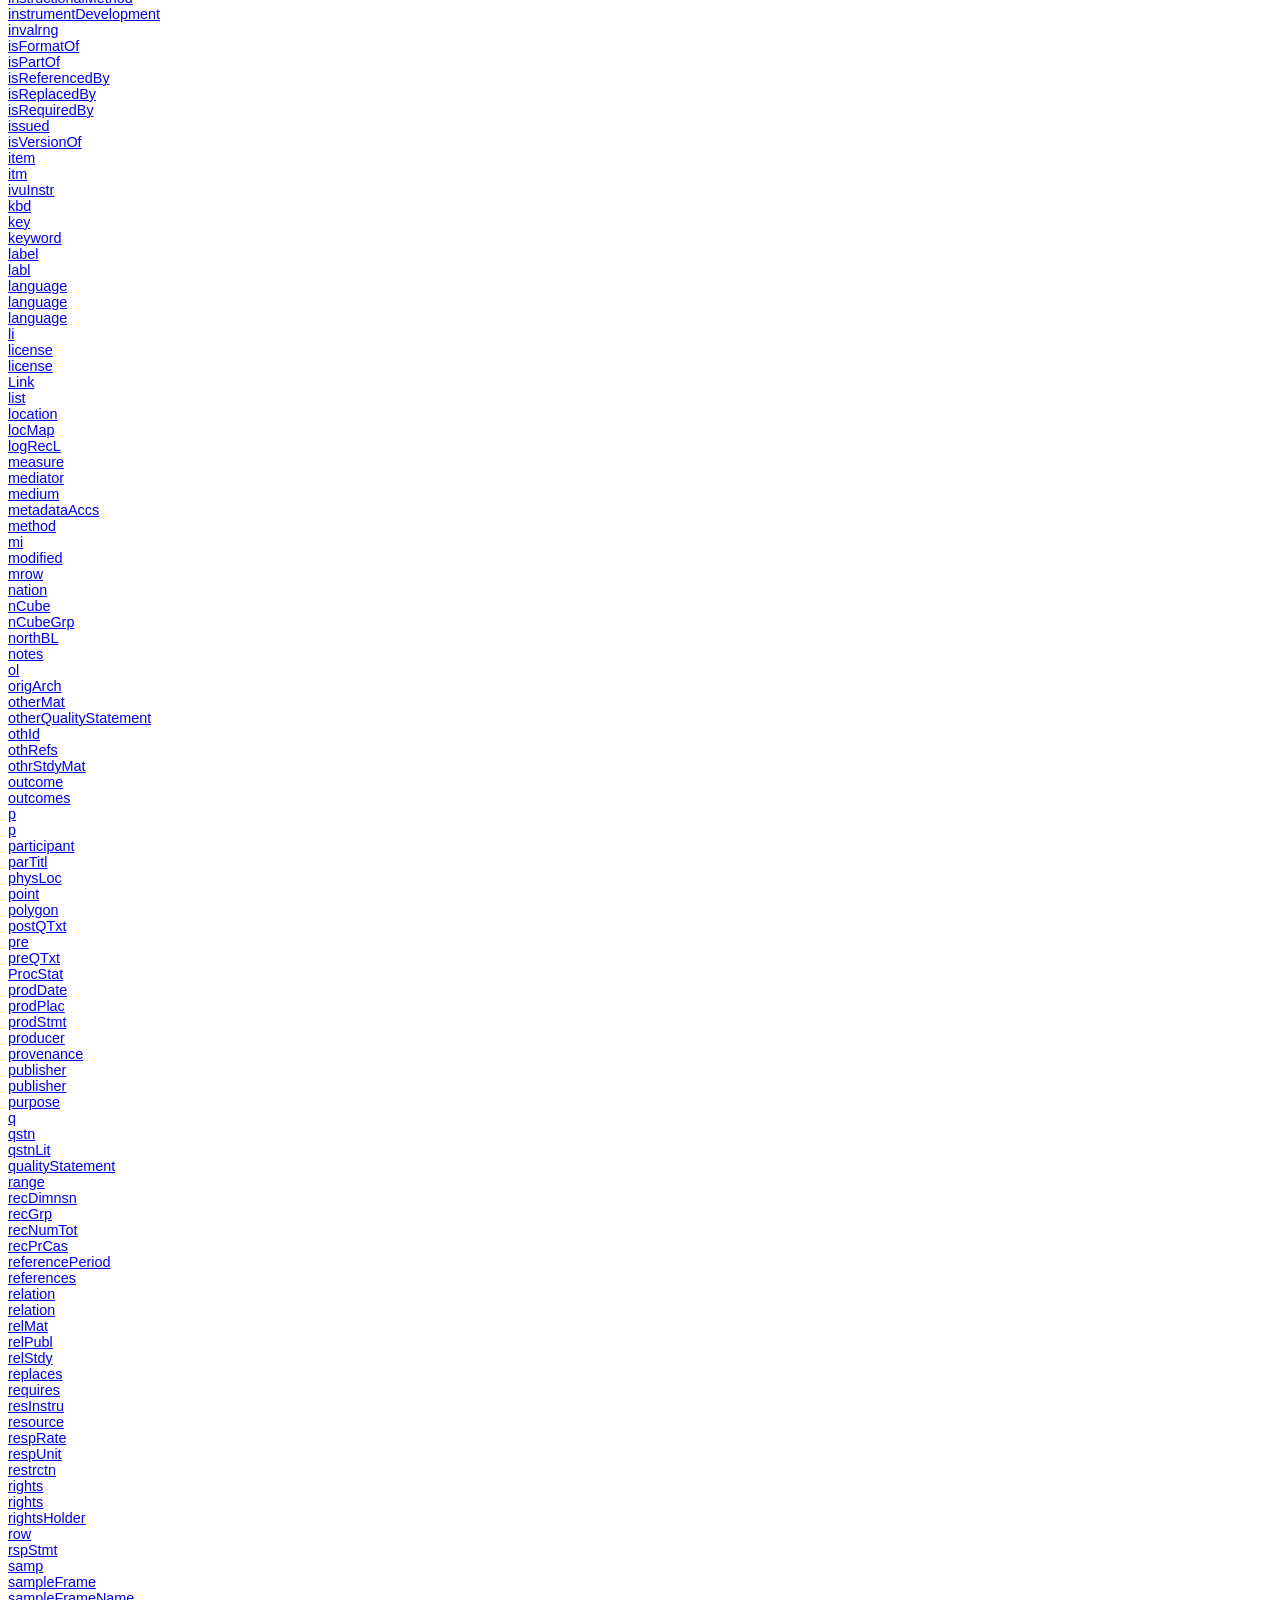
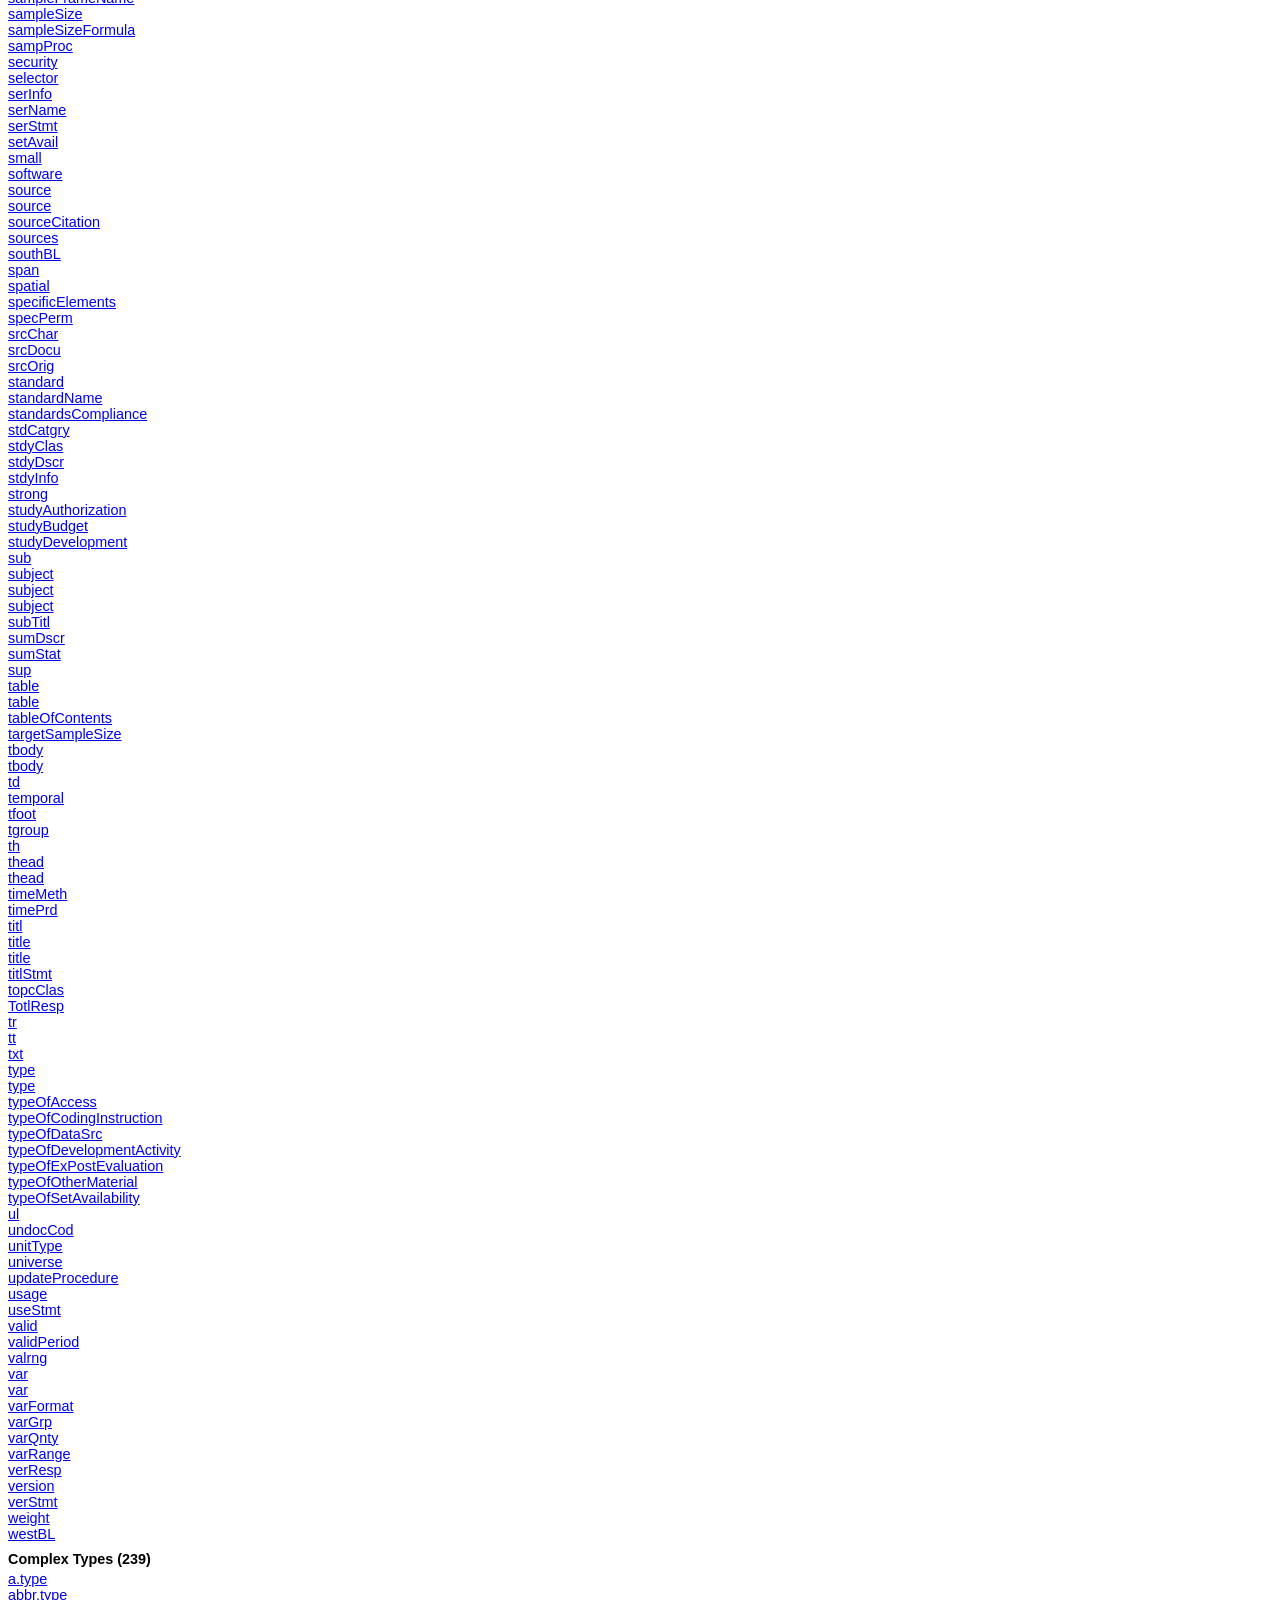
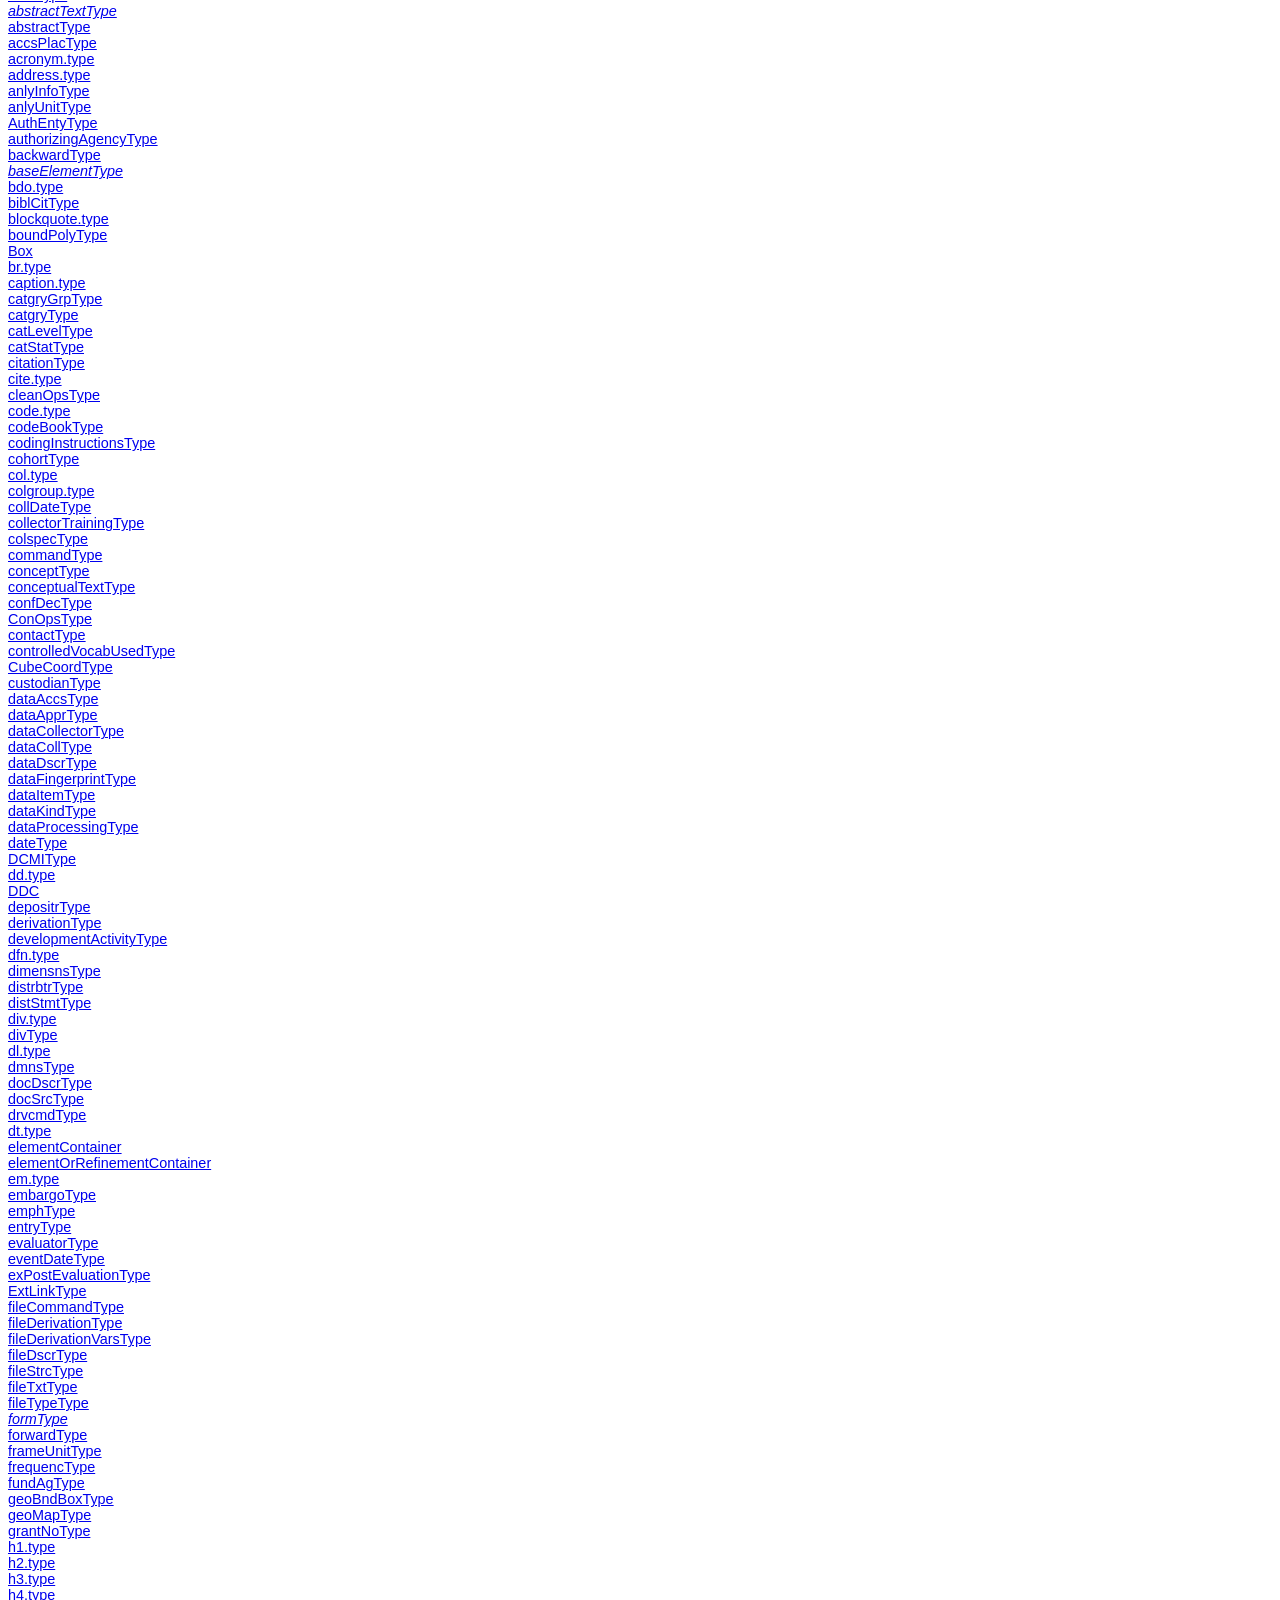
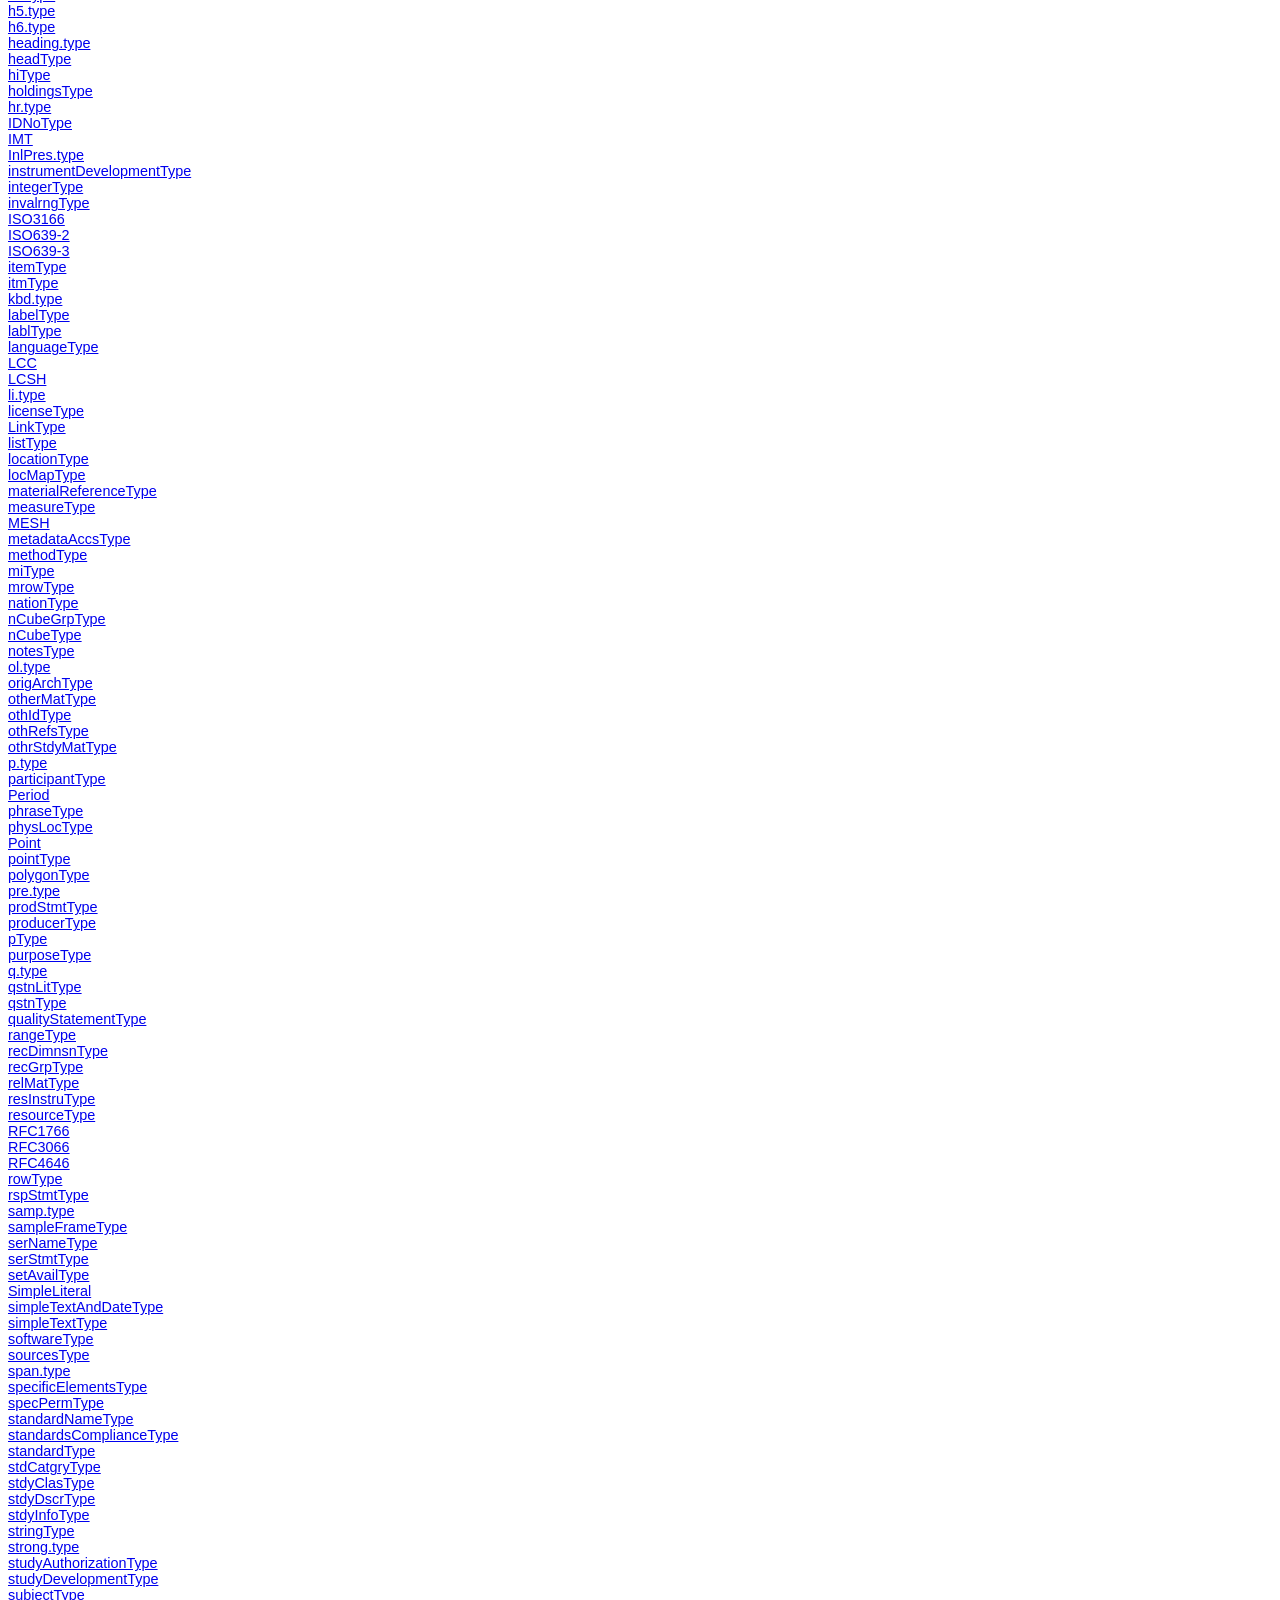
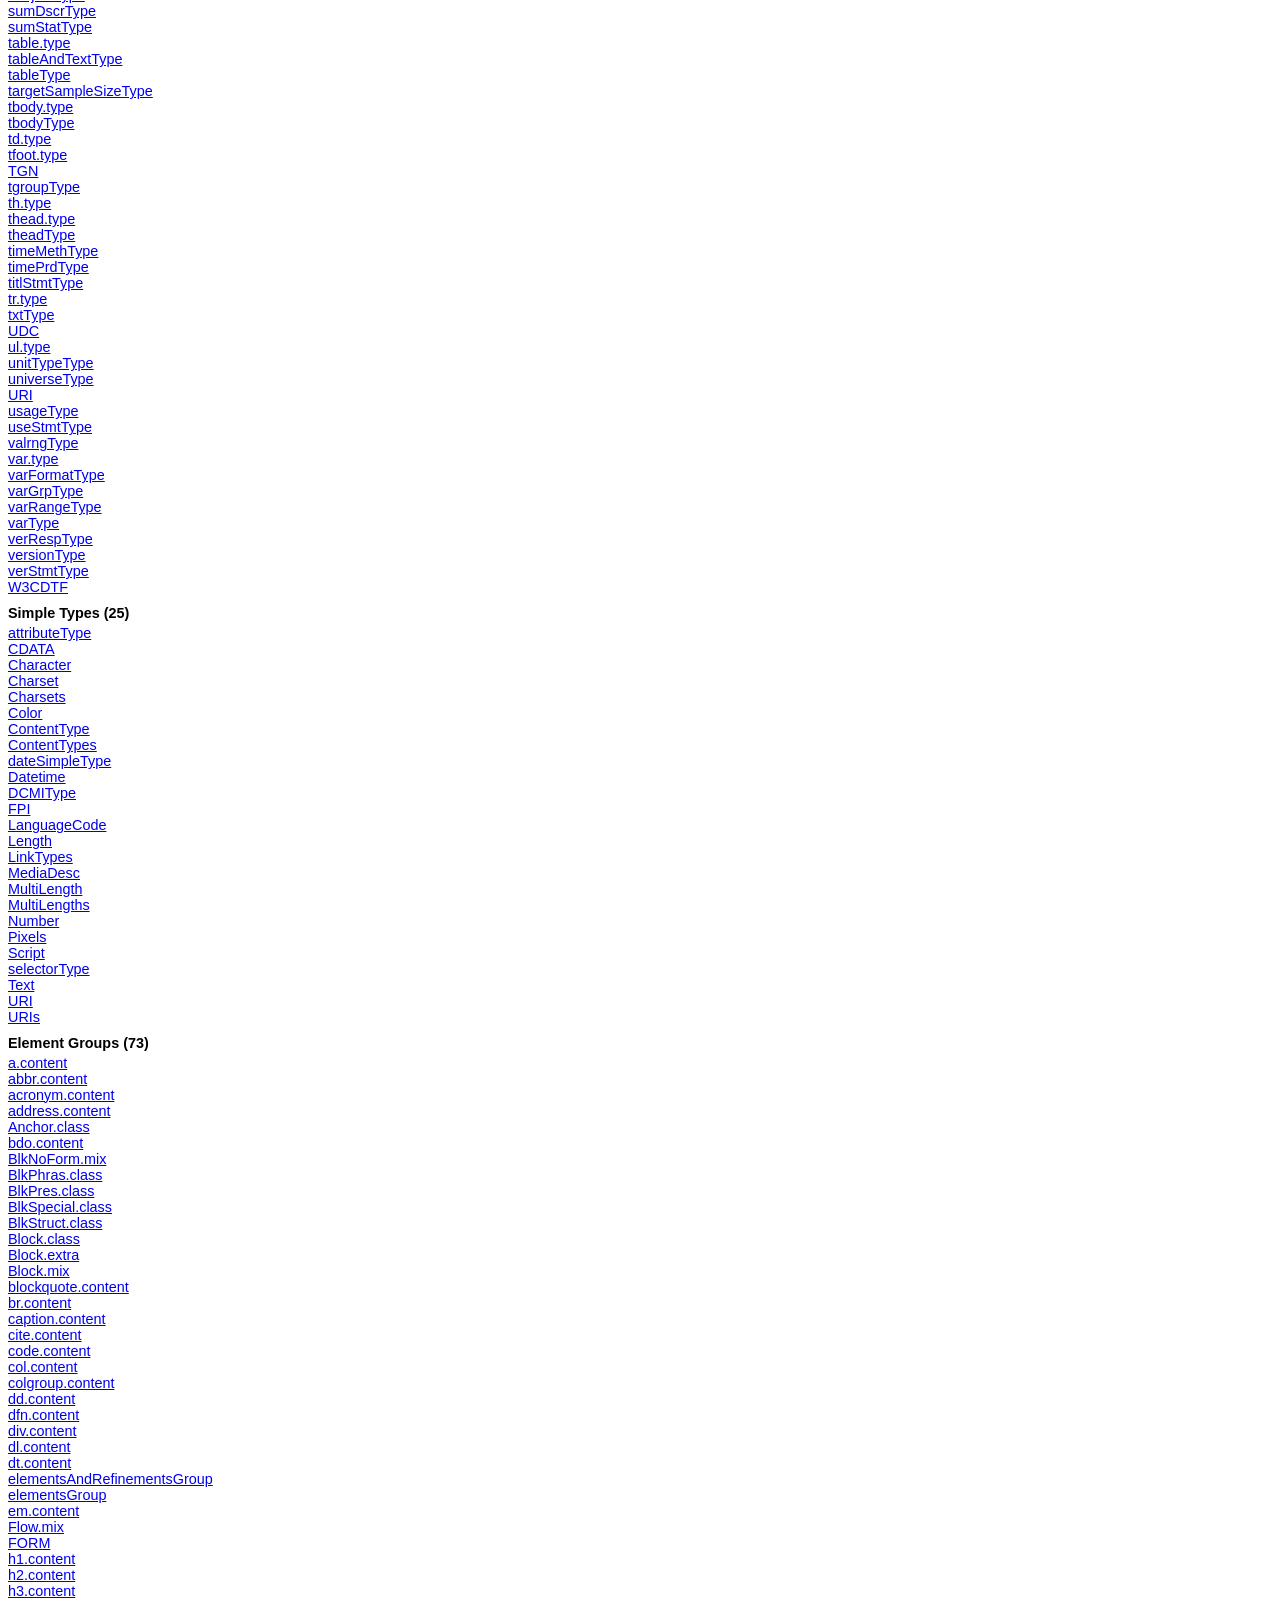
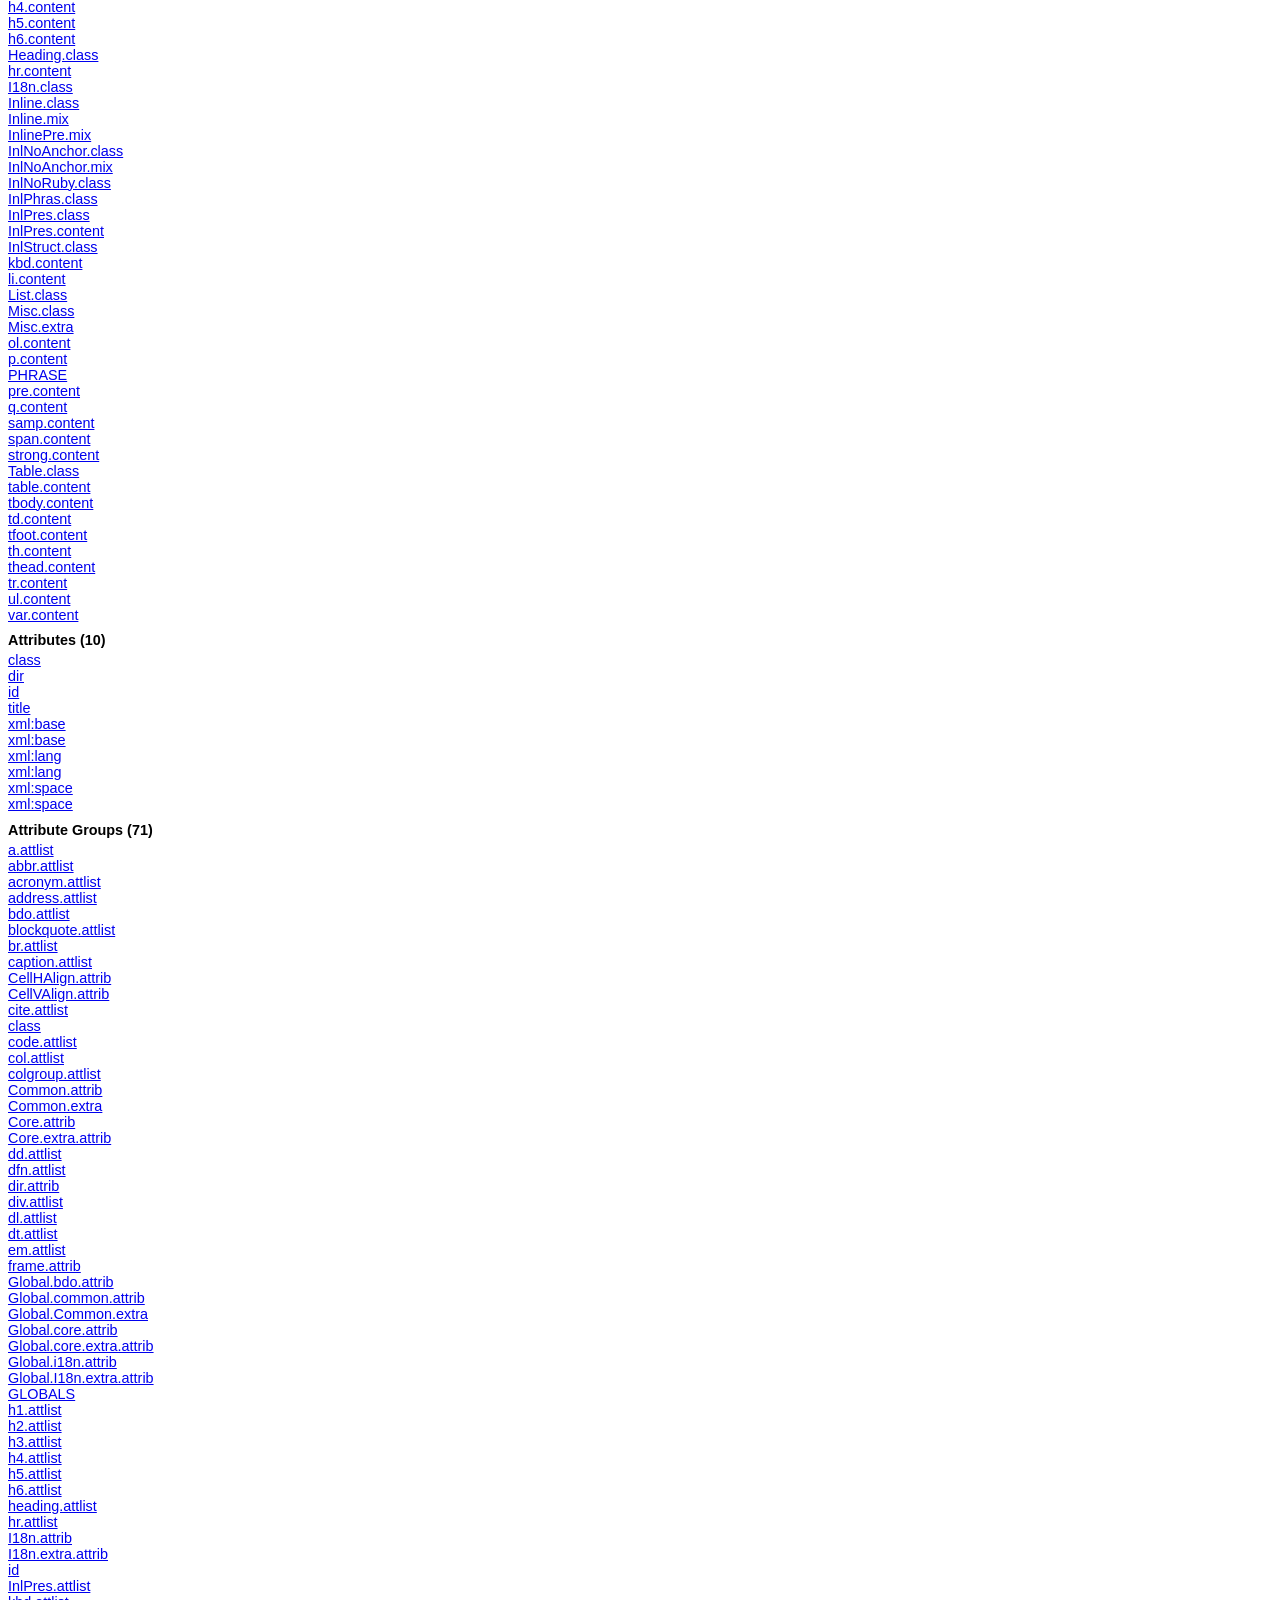
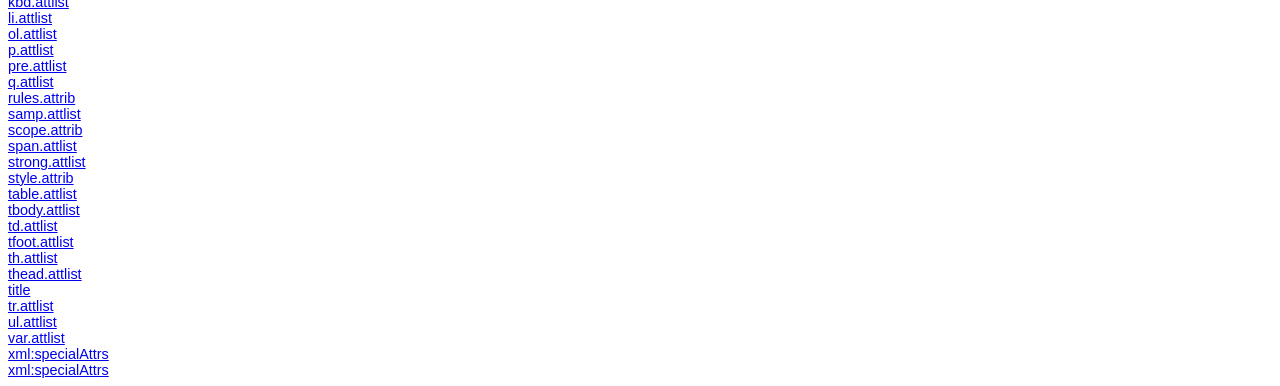
<file: ddi-c_2-6_2026-04-15/field_level_documentation_files/all-components-frame.html>
<!DOCTYPE HTML PUBLIC "-//W3C//DTD HTML 4.01 Transitional//EN" "http://www.w3.org/TR/html4/loose.dtd">
<html>
<head>
<!-- Generated by DocFlex/XML 1.12 on Tue Apr 21 09:17:53 BST 2026 -->
<meta http-equiv="Content-Type" content="text/html; charset=UTF-8">
<title></title>
<link rel="stylesheet" type="text/css" href="stylesheet.css" title="Style">
</head>
<body>
<div class="a30"><span class="a31"><a href="all-components-summary.html" target="detailFrame">All Components</a></span></div>
<table cellspacing="0" cellpadding="5" border="0" class="a25">
<tr>
<td>
<div class="aF"><span class="a32"><a href="#a1">Elements</a></span></div>
<div class="aF"><span class="a32"><a href="#a2">Complex Types</a></span></div>
<div class="aF"><span class="a32"><a href="#a3">Simple Types</a></span></div>
<div class="aF"><span class="a32"><a href="#a4">Element Groups</a></span></div>
<div class="aF"><span class="a32"><a href="#a5">Attributes</a></span></div>
<div class="aF"><span class="a32"><a href="#a6">Attribute Groups</a></span></div>
</td>
</tr>
</table>
<div class="a33"><a name="a1"></a><a href="all-components-summary.html#a1" title="see summary" target="detailFrame" class="a34">All Elements (386)</a></div>
<div class="a35"></div>
<div class="aF"><span class="a36"><a href="schemas/xhtml-hypertext-1_xsd/elements/a.html" title="global element &lt;a&gt; in {http://www.w3.org/1999/xhtml}" target="detailFrame">a</a></span></div>
<div class="aF"><span class="a36"><a href="schemas/xhtml-inlphras-1_xsd/elements/abbr.html" title="global element &lt;abbr&gt; in {http://www.w3.org/1999/xhtml}" target="detailFrame">abbr</a></span></div>
<div class="aF"><span class="a36"><a href="schemas/codebook_xsd/elements/abstract.html" title="global element &lt;abstract&gt; in {ddi:codebook:2_6}" target="detailFrame">abstract</a></span></div>
<div class="aF"><span class="a36"><a href="schemas/dcterms_xsd/elements/abstract.html" title="global element &lt;abstract&gt; in {http://purl.org/dc/terms/}" target="detailFrame">abstract</a></span></div>
<div class="aF"><span class="a36"><a href="schemas/dcterms_xsd/elements/accessRights.html" title="global element &lt;accessRights&gt; in {http://purl.org/dc/terms/}" target="detailFrame">accessRights</a></span></div>
<div class="aF"><span class="a36"><a href="schemas/dcterms_xsd/elements/accrualMethod.html" title="global element &lt;accrualMethod&gt; in {http://purl.org/dc/terms/}" target="detailFrame">accrualMethod</a></span></div>
<div class="aF"><span class="a36"><a href="schemas/dcterms_xsd/elements/accrualPeriodicity.html" title="global element &lt;accrualPeriodicity&gt; in {http://purl.org/dc/terms/}" target="detailFrame">accrualPeriodicity</a></span></div>
<div class="aF"><span class="a36"><a href="schemas/dcterms_xsd/elements/accrualPolicy.html" title="global element &lt;accrualPolicy&gt; in {http://purl.org/dc/terms/}" target="detailFrame">accrualPolicy</a></span></div>
<div class="aF"><span class="a36"><a href="schemas/codebook_xsd/elements/accsPlac.html" title="global element &lt;accsPlac&gt; in {ddi:codebook:2_6}" target="detailFrame">accsPlac</a></span></div>
<div class="aF"><span class="a36"><a href="schemas/xhtml-inlphras-1_xsd/elements/acronym.html" title="global element &lt;acronym&gt; in {http://www.w3.org/1999/xhtml}" target="detailFrame">acronym</a></span></div>
<div class="aF"><span class="a36"><a href="schemas/codebook_xsd/elements/actMin.html" title="global element &lt;actMin&gt; in {ddi:codebook:2_6}" target="detailFrame">actMin</a></span></div>
<div class="aF"><span class="a36"><a href="schemas/xhtml-blkphras-1_xsd/elements/address.html" title="global element &lt;address&gt; in {http://www.w3.org/1999/xhtml}" target="detailFrame">address</a></span></div>
<div class="aF"><span class="a36"><a href="schemas/codebook_xsd/elements/algorithmSpecification.html" title="local element &lt;algorithmSpecification&gt; in {ddi:codebook:2_6}" target="detailFrame">algorithmSpecification</a></span></div>
<div class="aF"><span class="a36"><a href="schemas/codebook_xsd/elements/algorithmVersion.html" title="local element &lt;algorithmVersion&gt; in {ddi:codebook:2_6}" target="detailFrame">algorithmVersion</a></span></div>
<div class="aF"><span class="a36"><a href="schemas/dcterms_xsd/elements/alternative.html" title="global element &lt;alternative&gt; in {http://purl.org/dc/terms/}" target="detailFrame">alternative</a></span></div>
<div class="aF"><span class="a36"><a href="schemas/codebook_xsd/elements/altTitl.html" title="global element &lt;altTitl&gt; in {ddi:codebook:2_6}" target="detailFrame">altTitl</a></span></div>
<div class="aF"><span class="a36"><a href="schemas/codebook_xsd/elements/anlyInfo.html" title="global element &lt;anlyInfo&gt; in {ddi:codebook:2_6}" target="detailFrame">anlyInfo</a></span></div>
<div class="aF"><span class="a36"><a href="schemas/codebook_xsd/elements/anlysUnit.html" title="global element &lt;anlysUnit&gt; in {ddi:codebook:2_6}" target="detailFrame">anlysUnit</a></span></div>
<div class="aF"><span class="a36"><a href="schemas/codebook_xsd/elements/anlyUnit.html" title="global element &lt;anlyUnit&gt; in {ddi:codebook:2_6}" target="detailFrame">anlyUnit</a></span></div>
<div class="aF"><span class="a38"><a href="schemas/dc_xsd/elements/any.html" title="abstract global element &lt;any&gt; in {http://purl.org/dc/elements/1.1/}" target="detailFrame">any</a></span></div>
<div class="aF"><span class="a36"><a href="schemas/codebook_xsd/elements/attribute.html" title="global element &lt;attribute&gt; in {ddi:codebook:2_6}" target="detailFrame">attribute</a></span></div>
<div class="aF"><span class="a36"><a href="schemas/dcterms_xsd/elements/audience.html" title="global element &lt;audience&gt; in {http://purl.org/dc/terms/}" target="detailFrame">audience</a></span></div>
<div class="aF"><span class="a36"><a href="schemas/codebook_xsd/elements/AuthEnty.html" title="global element &lt;AuthEnty&gt; in {ddi:codebook:2_6}" target="detailFrame">AuthEnty</a></span></div>
<div class="aF"><span class="a36"><a href="schemas/codebook_xsd/elements/authorizationStatement.html" title="global element &lt;authorizationStatement&gt; in {ddi:codebook:2_6}" target="detailFrame">authorizationStatement</a></span></div>
<div class="aF"><span class="a36"><a href="schemas/codebook_xsd/elements/authorizingAgency.html" title="global element &lt;authorizingAgency&gt; in {ddi:codebook:2_6}" target="detailFrame">authorizingAgency</a></span></div>
<div class="aF"><span class="a36"><a href="schemas/dcterms_xsd/elements/available.html" title="global element &lt;available&gt; in {http://purl.org/dc/terms/}" target="detailFrame">available</a></span></div>
<div class="aF"><span class="a36"><a href="schemas/codebook_xsd/elements/avlStatus.html" title="global element &lt;avlStatus&gt; in {ddi:codebook:2_6}" target="detailFrame">avlStatus</a></span></div>
<div class="aF"><span class="a36"><a href="schemas/xhtml-inlpres-1_xsd/elements/b.html" title="global element &lt;b&gt; in {http://www.w3.org/1999/xhtml}" target="detailFrame">b</a></span></div>
<div class="aF"><span class="a36"><a href="schemas/codebook_xsd/elements/backward.html" title="global element &lt;backward&gt; in {ddi:codebook:2_6}" target="detailFrame">backward</a></span></div>
<div class="aF"><span class="a36"><a href="schemas/xhtml-bdo-1_xsd/elements/bdo.html" title="global element &lt;bdo&gt; in {http://www.w3.org/1999/xhtml}" target="detailFrame">bdo</a></span></div>
<div class="aF"><span class="a36"><a href="schemas/codebook_xsd/elements/biblCit.html" title="global element &lt;biblCit&gt; in {ddi:codebook:2_6}" target="detailFrame">biblCit</a></span></div>
<div class="aF"><span class="a36"><a href="schemas/dcterms_xsd/elements/bibliographicCitation.html" title="global element &lt;bibliographicCitation&gt; in {http://purl.org/dc/terms/}" target="detailFrame">bibliographicCitation</a></span></div>
<div class="aF"><span class="a36"><a href="schemas/xhtml-inlpres-1_xsd/elements/big.html" title="global element &lt;big&gt; in {http://www.w3.org/1999/xhtml}" target="detailFrame">big</a></span></div>
<div class="aF"><span class="a36"><a href="schemas/xhtml-blkphras-1_xsd/elements/blockquote.html" title="global element &lt;blockquote&gt; in {http://www.w3.org/1999/xhtml}" target="detailFrame">blockquote</a></span></div>
<div class="aF"><span class="a36"><a href="schemas/codebook_xsd/elements/boundPoly.html" title="global element &lt;boundPoly&gt; in {ddi:codebook:2_6}" target="detailFrame">boundPoly</a></span></div>
<div class="aF"><span class="a36"><a href="schemas/xhtml-inlstruct-1_xsd/elements/br.html" title="global element &lt;br&gt; in {http://www.w3.org/1999/xhtml}" target="detailFrame">br</a></span></div>
<div class="aF"><span class="a36"><a href="schemas/xhtml-table-1_xsd/elements/caption.html" title="global element &lt;caption&gt; in {http://www.w3.org/1999/xhtml}" target="detailFrame">caption</a></span></div>
<div class="aF"><span class="a36"><a href="schemas/codebook_xsd/elements/caseQnty.html" title="global element &lt;caseQnty&gt; in {ddi:codebook:2_6}" target="detailFrame">caseQnty</a></span></div>
<div class="aF"><span class="a36"><a href="schemas/codebook_xsd/elements/catgry.html" title="global element &lt;catgry&gt; in {ddi:codebook:2_6}" target="detailFrame">catgry</a></span></div>
<div class="aF"><span class="a36"><a href="schemas/codebook_xsd/elements/catgryGrp.html" title="global element &lt;catgryGrp&gt; in {ddi:codebook:2_6}" target="detailFrame">catgryGrp</a></span></div>
<div class="aF"><span class="a36"><a href="schemas/codebook_xsd/elements/catLevel.html" title="global element &lt;catLevel&gt; in {ddi:codebook:2_6}" target="detailFrame">catLevel</a></span></div>
<div class="aF"><span class="a36"><a href="schemas/codebook_xsd/elements/catStat.html" title="global element &lt;catStat&gt; in {ddi:codebook:2_6}" target="detailFrame">catStat</a></span></div>
<div class="aF"><span class="a36"><a href="schemas/codebook_xsd/elements/catValu.html" title="global element &lt;catValu&gt; in {ddi:codebook:2_6}" target="detailFrame">catValu</a></span></div>
<div class="aF"><span class="a36"><a href="schemas/codebook_xsd/elements/citation.html" title="global element &lt;citation&gt; in {ddi:codebook:2_6}" target="detailFrame">citation</a></span></div>
<div class="aF"><span class="a36"><a href="schemas/xhtml-inlphras-1_xsd/elements/cite.html" title="global element &lt;cite&gt; in {http://www.w3.org/1999/xhtml}" target="detailFrame">cite</a></span></div>
<div class="aF"><span class="a36"><a href="schemas/codebook_xsd/elements/citReq.html" title="global element &lt;citReq&gt; in {ddi:codebook:2_6}" target="detailFrame">citReq</a></span></div>
<div class="aF"><span class="a36"><a href="schemas/codebook_xsd/elements/cleanOps.html" title="global element &lt;cleanOps&gt; in {ddi:codebook:2_6}" target="detailFrame">cleanOps</a></span></div>
<div class="aF"><span class="a36"><a href="schemas/xhtml-inlphras-1_xsd/elements/code.html" title="global element &lt;code&gt; in {http://www.w3.org/1999/xhtml}" target="detailFrame">code</a></span></div>
<div class="aF"><span class="a36"><a href="schemas/codebook_xsd/elements/codeBook.html" title="global element &lt;codeBook&gt; in {ddi:codebook:2_6}" target="detailFrame">codeBook</a></span></div>
<div class="aF"><span class="a36"><a href="schemas/codebook_xsd/elements/codeListAgencyName.html" title="global element &lt;codeListAgencyName&gt; in {ddi:codebook:2_6}" target="detailFrame">codeListAgencyName</a></span></div>
<div class="aF"><span class="a36"><a href="schemas/codebook_xsd/elements/codeListID.html" title="global element &lt;codeListID&gt; in {ddi:codebook:2_6}" target="detailFrame">codeListID</a></span></div>
<div class="aF"><span class="a36"><a href="schemas/codebook_xsd/elements/codeListName.html" title="global element &lt;codeListName&gt; in {ddi:codebook:2_6}" target="detailFrame">codeListName</a></span></div>
<div class="aF"><span class="a36"><a href="schemas/codebook_xsd/elements/codeListSchemeURN.html" title="global element &lt;codeListSchemeURN&gt; in {ddi:codebook:2_6}" target="detailFrame">codeListSchemeURN</a></span></div>
<div class="aF"><span class="a36"><a href="schemas/codebook_xsd/elements/codeListURN.html" title="global element &lt;codeListURN&gt; in {ddi:codebook:2_6}" target="detailFrame">codeListURN</a></span></div>
<div class="aF"><span class="a36"><a href="schemas/codebook_xsd/elements/codeListVersionID.html" title="global element &lt;codeListVersionID&gt; in {ddi:codebook:2_6}" target="detailFrame">codeListVersionID</a></span></div>
<div class="aF"><span class="a36"><a href="schemas/codebook_xsd/elements/codingInstructions.html" title="global element &lt;codingInstructions&gt; in {ddi:codebook:2_6}" target="detailFrame">codingInstructions</a></span></div>
<div class="aF"><span class="a36"><a href="schemas/codebook_xsd/elements/codInstr.html" title="global element &lt;codInstr&gt; in {ddi:codebook:2_6}" target="detailFrame">codInstr</a></span></div>
<div class="aF"><span class="a36"><a href="schemas/codebook_xsd/elements/cohort.html" title="global element &lt;cohort&gt; in {ddi:codebook:2_6}" target="detailFrame">cohort</a></span></div>
<div class="aF"><span class="a36"><a href="schemas/xhtml-table-1_xsd/elements/col.html" title="global element &lt;col&gt; in {http://www.w3.org/1999/xhtml}" target="detailFrame">col</a></span></div>
<div class="aF"><span class="a36"><a href="schemas/xhtml-table-1_xsd/elements/colgroup.html" title="global element &lt;colgroup&gt; in {http://www.w3.org/1999/xhtml}" target="detailFrame">colgroup</a></span></div>
<div class="aF"><span class="a36"><a href="schemas/codebook_xsd/elements/collDate.html" title="global element &lt;collDate&gt; in {ddi:codebook:2_6}" target="detailFrame">collDate</a></span></div>
<div class="aF"><span class="a36"><a href="schemas/codebook_xsd/elements/collectorTraining.html" title="global element &lt;collectorTraining&gt; in {ddi:codebook:2_6}" target="detailFrame">collectorTraining</a></span></div>
<div class="aF"><span class="a36"><a href="schemas/codebook_xsd/elements/collMode.html" title="global element &lt;collMode&gt; in {ddi:codebook:2_6}" target="detailFrame">collMode</a></span></div>
<div class="aF"><span class="a36"><a href="schemas/codebook_xsd/elements/collSitu.html" title="global element &lt;collSitu&gt; in {ddi:codebook:2_6}" target="detailFrame">collSitu</a></span></div>
<div class="aF"><span class="a36"><a href="schemas/codebook_xsd/elements/collSize.html" title="global element &lt;collSize&gt; in {ddi:codebook:2_6}" target="detailFrame">collSize</a></span></div>
<div class="aF"><span class="a36"><a href="schemas/codebook_xsd/elements/colspec.html" title="global element &lt;colspec&gt; in {ddi:codebook:2_6}" target="detailFrame">colspec</a></span></div>
<div class="aF"><span class="a36"><a href="schemas/codebook_xsd/elements/command.html" title="global element &lt;command&gt; in {ddi:codebook:2_6}" target="detailFrame">command</a></span></div>
<div class="aF"><span class="a36"><a href="schemas/codebook_xsd/elements/complete.html" title="global element &lt;complete&gt; in {ddi:codebook:2_6}" target="detailFrame">complete</a></span></div>
<div class="aF"><span class="a36"><a href="schemas/codebook_xsd/elements/complianceDescription.html" title="local element &lt;complianceDescription&gt; in {ddi:codebook:2_6}" target="detailFrame">complianceDescription</a></span></div>
<div class="aF"><span class="a36"><a href="schemas/codebook_xsd/elements/concept.html" title="global element &lt;concept&gt; in {ddi:codebook:2_6}" target="detailFrame">concept</a></span></div>
<div class="aF"><span class="a36"><a href="schemas/codebook_xsd/elements/conditions.html" title="global element &lt;conditions&gt; in {ddi:codebook:2_6}" target="detailFrame">conditions</a></span></div>
<div class="aF"><span class="a36"><a href="schemas/codebook_xsd/elements/confDec.html" title="global element &lt;confDec&gt; in {ddi:codebook:2_6}" target="detailFrame">confDec</a></span></div>
<div class="aF"><span class="a36"><a href="schemas/dcterms_xsd/elements/conformsTo.html" title="global element &lt;conformsTo&gt; in {http://purl.org/dc/terms/}" target="detailFrame">conformsTo</a></span></div>
<div class="aF"><span class="a36"><a href="schemas/codebook_xsd/elements/ConOps.html" title="global element &lt;ConOps&gt; in {ddi:codebook:2_6}" target="detailFrame">ConOps</a></span></div>
<div class="aF"><span class="a36"><a href="schemas/codebook_xsd/elements/contact.html" title="global element &lt;contact&gt; in {ddi:codebook:2_6}" target="detailFrame">contact</a></span></div>
<div class="aF"><span class="a36"><a href="schemas/dcterms_xsd/elements/contributor.html" title="global element &lt;contributor&gt; in {http://purl.org/dc/terms/}" target="detailFrame">contributor</a></span></div>
<div class="aF"><span class="a36"><a href="schemas/dc_xsd/elements/contributor.html" title="global element &lt;contributor&gt; in {http://purl.org/dc/elements/1.1/}" target="detailFrame">contributor</a></span></div>
<div class="aF"><span class="a36"><a href="schemas/codebook_xsd/elements/controlledVocabUsed.html" title="global element &lt;controlledVocabUsed&gt; in {ddi:codebook:2_6}" target="detailFrame">controlledVocabUsed</a></span></div>
<div class="aF"><span class="a36"><a href="schemas/codebook_xsd/elements/copyright.html" title="global element &lt;copyright&gt; in {ddi:codebook:2_6}" target="detailFrame">copyright</a></span></div>
<div class="aF"><span class="a36"><a href="schemas/dcterms_xsd/elements/coverage.html" title="global element &lt;coverage&gt; in {http://purl.org/dc/terms/}" target="detailFrame">coverage</a></span></div>
<div class="aF"><span class="a36"><a href="schemas/dc_xsd/elements/coverage.html" title="global element &lt;coverage&gt; in {http://purl.org/dc/elements/1.1/}" target="detailFrame">coverage</a></span></div>
<div class="aF"><span class="a36"><a href="schemas/dcterms_xsd/elements/created.html" title="global element &lt;created&gt; in {http://purl.org/dc/terms/}" target="detailFrame">created</a></span></div>
<div class="aF"><span class="a36"><a href="schemas/dcterms_xsd/elements/creator.html" title="global element &lt;creator&gt; in {http://purl.org/dc/terms/}" target="detailFrame">creator</a></span></div>
<div class="aF"><span class="a36"><a href="schemas/dc_xsd/elements/creator.html" title="global element &lt;creator&gt; in {http://purl.org/dc/elements/1.1/}" target="detailFrame">creator</a></span></div>
<div class="aF"><span class="a36"><a href="schemas/codebook_xsd/elements/CubeCoord.html" title="global element &lt;CubeCoord&gt; in {ddi:codebook:2_6}" target="detailFrame">CubeCoord</a></span></div>
<div class="aF"><span class="a36"><a href="schemas/codebook_xsd/elements/custodian.html" title="global element &lt;custodian&gt; in {ddi:codebook:2_6}" target="detailFrame">custodian</a></span></div>
<div class="aF"><span class="a36"><a href="schemas/codebook_xsd/elements/dataAccs.html" title="global element &lt;dataAccs&gt; in {ddi:codebook:2_6}" target="detailFrame">dataAccs</a></span></div>
<div class="aF"><span class="a36"><a href="schemas/codebook_xsd/elements/dataAppr.html" title="global element &lt;dataAppr&gt; in {ddi:codebook:2_6}" target="detailFrame">dataAppr</a></span></div>
<div class="aF"><span class="a36"><a href="schemas/codebook_xsd/elements/dataChck.html" title="global element &lt;dataChck&gt; in {ddi:codebook:2_6}" target="detailFrame">dataChck</a></span></div>
<div class="aF"><span class="a36"><a href="schemas/codebook_xsd/elements/dataColl.html" title="global element &lt;dataColl&gt; in {ddi:codebook:2_6}" target="detailFrame">dataColl</a></span></div>
<div class="aF"><span class="a36"><a href="schemas/codebook_xsd/elements/dataCollector.html" title="global element &lt;dataCollector&gt; in {ddi:codebook:2_6}" target="detailFrame">dataCollector</a></span></div>
<div class="aF"><span class="a36"><a href="schemas/codebook_xsd/elements/dataDscr.html" title="global element &lt;dataDscr&gt; in {ddi:codebook:2_6}" target="detailFrame">dataDscr</a></span></div>
<div class="aF"><span class="a36"><a href="schemas/codebook_xsd/elements/dataFingerprint.html" title="global element &lt;dataFingerprint&gt; in {ddi:codebook:2_6}" target="detailFrame">dataFingerprint</a></span></div>
<div class="aF"><span class="a36"><a href="schemas/codebook_xsd/elements/dataItem.html" title="global element &lt;dataItem&gt; in {ddi:codebook:2_6}" target="detailFrame">dataItem</a></span></div>
<div class="aF"><span class="a36"><a href="schemas/codebook_xsd/elements/dataKind.html" title="global element &lt;dataKind&gt; in {ddi:codebook:2_6}" target="detailFrame">dataKind</a></span></div>
<div class="aF"><span class="a36"><a href="schemas/codebook_xsd/elements/dataMsng.html" title="global element &lt;dataMsng&gt; in {ddi:codebook:2_6}" target="detailFrame">dataMsng</a></span></div>
<div class="aF"><span class="a36"><a href="schemas/codebook_xsd/elements/dataProcessing.html" title="global element &lt;dataProcessing&gt; in {ddi:codebook:2_6}" target="detailFrame">dataProcessing</a></span></div>
<div class="aF"><span class="a36"><a href="schemas/codebook_xsd/elements/dataSrc.html" title="global element &lt;dataSrc&gt; in {ddi:codebook:2_6}" target="detailFrame">dataSrc</a></span></div>
<div class="aF"><span class="a36"><a href="schemas/dcterms_xsd/elements/date.html" title="global element &lt;date&gt; in {http://purl.org/dc/terms/}" target="detailFrame">date</a></span></div>
<div class="aF"><span class="a36"><a href="schemas/dc_xsd/elements/date.html" title="global element &lt;date&gt; in {http://purl.org/dc/elements/1.1/}" target="detailFrame">date</a></span></div>
<div class="aF"><span class="a36"><a href="schemas/dcterms_xsd/elements/dateAccepted.html" title="global element &lt;dateAccepted&gt; in {http://purl.org/dc/terms/}" target="detailFrame">dateAccepted</a></span></div>
<div class="aF"><span class="a36"><a href="schemas/dcterms_xsd/elements/dateCopyrighted.html" title="global element &lt;dateCopyrighted&gt; in {http://purl.org/dc/terms/}" target="detailFrame">dateCopyrighted</a></span></div>
<div class="aF"><span class="a36"><a href="schemas/dcterms_xsd/elements/dateSubmitted.html" title="global element &lt;dateSubmitted&gt; in {http://purl.org/dc/terms/}" target="detailFrame">dateSubmitted</a></span></div>
<div class="aF"><span class="a36"><a href="schemas/xhtml-list-1_xsd/elements/dd.html" title="global element &lt;dd&gt; in {http://www.w3.org/1999/xhtml}" target="detailFrame">dd</a></span></div>
<div class="aF"><span class="a36"><a href="schemas/codebook_xsd/elements/defntn.html" title="global element &lt;defntn&gt; in {ddi:codebook:2_6}" target="detailFrame">defntn</a></span></div>
<div class="aF"><span class="a36"><a href="schemas/codebook_xsd/elements/depDate.html" title="global element &lt;depDate&gt; in {ddi:codebook:2_6}" target="detailFrame">depDate</a></span></div>
<div class="aF"><span class="a36"><a href="schemas/codebook_xsd/elements/depositr.html" title="global element &lt;depositr&gt; in {ddi:codebook:2_6}" target="detailFrame">depositr</a></span></div>
<div class="aF"><span class="a36"><a href="schemas/codebook_xsd/elements/deposReq.html" title="global element &lt;deposReq&gt; in {ddi:codebook:2_6}" target="detailFrame">deposReq</a></span></div>
<div class="aF"><span class="a36"><a href="schemas/codebook_xsd/elements/derivation.html" title="global element &lt;derivation&gt; in {ddi:codebook:2_6}" target="detailFrame">derivation</a></span></div>
<div class="aF"><span class="a36"><a href="schemas/codebook_xsd/elements/description.html" title="local element &lt;description&gt; in {ddi:codebook:2_6}" target="detailFrame">description</a></span></div>
<div class="aF"><span class="a36"><a href="schemas/dcterms_xsd/elements/description.html" title="global element &lt;description&gt; in {http://purl.org/dc/terms/}" target="detailFrame">description</a></span></div>
<div class="aF"><span class="a36"><a href="schemas/dc_xsd/elements/description.html" title="global element &lt;description&gt; in {http://purl.org/dc/elements/1.1/}" target="detailFrame">description</a></span></div>
<div class="aF"><span class="a36"><a href="schemas/codebook_xsd/elements/developmentActivity.html" title="global element &lt;developmentActivity&gt; in {ddi:codebook:2_6}" target="detailFrame">developmentActivity</a></span></div>
<div class="aF"><span class="a36"><a href="schemas/codebook_xsd/elements/deviat.html" title="global element &lt;deviat&gt; in {ddi:codebook:2_6}" target="detailFrame">deviat</a></span></div>
<div class="aF"><span class="a36"><a href="schemas/xhtml-inlphras-1_xsd/elements/dfn.html" title="global element &lt;dfn&gt; in {http://www.w3.org/1999/xhtml}" target="detailFrame">dfn</a></span></div>
<div class="aF"><span class="a36"><a href="schemas/codebook_xsd/elements/digitalFingerprintValue.html" title="local element &lt;digitalFingerprintValue&gt; in {ddi:codebook:2_6}" target="detailFrame">digitalFingerprintValue</a></span></div>
<div class="aF"><span class="a36"><a href="schemas/codebook_xsd/elements/dimensns.html" title="global element &lt;dimensns&gt; in {ddi:codebook:2_6}" target="detailFrame">dimensns</a></span></div>
<div class="aF"><span class="a36"><a href="schemas/codebook_xsd/elements/disclaimer.html" title="global element &lt;disclaimer&gt; in {ddi:codebook:2_6}" target="detailFrame">disclaimer</a></span></div>
<div class="aF"><span class="a36"><a href="schemas/codebook_xsd/elements/distDate.html" title="global element &lt;distDate&gt; in {ddi:codebook:2_6}" target="detailFrame">distDate</a></span></div>
<div class="aF"><span class="a36"><a href="schemas/codebook_xsd/elements/distrbtr.html" title="global element &lt;distrbtr&gt; in {ddi:codebook:2_6}" target="detailFrame">distrbtr</a></span></div>
<div class="aF"><span class="a36"><a href="schemas/codebook_xsd/elements/distStmt.html" title="global element &lt;distStmt&gt; in {ddi:codebook:2_6}" target="detailFrame">distStmt</a></span></div>
<div class="aF"><span class="a36"><a href="schemas/codebook_xsd/elements/div.html" title="global element &lt;div&gt; in {ddi:codebook:2_6}" target="detailFrame">div</a></span></div>
<div class="aF"><span class="a36"><a href="schemas/xhtml-blkstruct-1_xsd/elements/div.html" title="global element &lt;div&gt; in {http://www.w3.org/1999/xhtml}" target="detailFrame">div</a></span></div>
<div class="aF"><span class="a36"><a href="schemas/xhtml-list-1_xsd/elements/dl.html" title="global element &lt;dl&gt; in {http://www.w3.org/1999/xhtml}" target="detailFrame">dl</a></span></div>
<div class="aF"><span class="a36"><a href="schemas/codebook_xsd/elements/dmns.html" title="global element &lt;dmns&gt; in {ddi:codebook:2_6}" target="detailFrame">dmns</a></span></div>
<div class="aF"><span class="a36"><a href="schemas/codebook_xsd/elements/docDscr.html" title="global element &lt;docDscr&gt; in {ddi:codebook:2_6}" target="detailFrame">docDscr</a></span></div>
<div class="aF"><span class="a36"><a href="schemas/codebook_xsd/elements/docSrc.html" title="global element &lt;docSrc&gt; in {ddi:codebook:2_6}" target="detailFrame">docSrc</a></span></div>
<div class="aF"><span class="a36"><a href="schemas/codebook_xsd/elements/docStatus.html" title="global element &lt;docStatus&gt; in {ddi:codebook:2_6}" target="detailFrame">docStatus</a></span></div>
<div class="aF"><span class="a36"><a href="schemas/codebook_xsd/elements/drvcmd.html" title="global element &lt;drvcmd&gt; in {ddi:codebook:2_6}" target="detailFrame">drvcmd</a></span></div>
<div class="aF"><span class="a36"><a href="schemas/codebook_xsd/elements/drvdesc.html" title="global element &lt;drvdesc&gt; in {ddi:codebook:2_6}" target="detailFrame">drvdesc</a></span></div>
<div class="aF"><span class="a36"><a href="schemas/xhtml-list-1_xsd/elements/dt.html" title="global element &lt;dt&gt; in {http://www.w3.org/1999/xhtml}" target="detailFrame">dt</a></span></div>
<div class="aF"><span class="a36"><a href="schemas/codebook_xsd/elements/eastBL.html" title="global element &lt;eastBL&gt; in {ddi:codebook:2_6}" target="detailFrame">eastBL</a></span></div>
<div class="aF"><span class="a36"><a href="schemas/dcterms_xsd/elements/educationLevel.html" title="global element &lt;educationLevel&gt; in {http://purl.org/dc/terms/}" target="detailFrame">educationLevel</a></span></div>
<div class="aF"><span class="a36"><a href="schemas/xhtml-inlphras-1_xsd/elements/em.html" title="global element &lt;em&gt; in {http://www.w3.org/1999/xhtml}" target="detailFrame">em</a></span></div>
<div class="aF"><span class="a36"><a href="schemas/codebook_xsd/elements/embargo.html" title="global element &lt;embargo&gt; in {ddi:codebook:2_6}" target="detailFrame">embargo</a></span></div>
<div class="aF"><span class="a36"><a href="schemas/codebook_xsd/elements/emph.html" title="global element &lt;emph&gt; in {ddi:codebook:2_6}" target="detailFrame">emph</a></span></div>
<div class="aF"><span class="a36"><a href="schemas/codebook_xsd/elements/entry.html" title="global element &lt;entry&gt; in {ddi:codebook:2_6}" target="detailFrame">entry</a></span></div>
<div class="aF"><span class="a36"><a href="schemas/codebook_xsd/elements/EstSmpErr.html" title="global element &lt;EstSmpErr&gt; in {ddi:codebook:2_6}" target="detailFrame">EstSmpErr</a></span></div>
<div class="aF"><span class="a36"><a href="schemas/codebook_xsd/elements/evaluationProcess.html" title="global element &lt;evaluationProcess&gt; in {ddi:codebook:2_6}" target="detailFrame">evaluationProcess</a></span></div>
<div class="aF"><span class="a36"><a href="schemas/codebook_xsd/elements/evaluator.html" title="global element &lt;evaluator&gt; in {ddi:codebook:2_6}" target="detailFrame">evaluator</a></span></div>
<div class="aF"><span class="a36"><a href="schemas/codebook_xsd/elements/exPostEvaluation.html" title="global element &lt;exPostEvaluation&gt; in {ddi:codebook:2_6}" target="detailFrame">exPostEvaluation</a></span></div>
<div class="aF"><span class="a36"><a href="schemas/dcterms_xsd/elements/extent.html" title="global element &lt;extent&gt; in {http://purl.org/dc/terms/}" target="detailFrame">extent</a></span></div>
<div class="aF"><span class="a36"><a href="schemas/codebook_xsd/elements/ExtLink.html" title="global element &lt;ExtLink&gt; in {ddi:codebook:2_6}" target="detailFrame">ExtLink</a></span></div>
<div class="aF"><span class="a36"><a href="schemas/codebook_xsd/elements/fileCitation.html" title="global element &lt;fileCitation&gt; in {ddi:codebook:2_6}" target="detailFrame">fileCitation</a></span></div>
<div class="aF"><span class="a36"><a href="schemas/codebook_xsd/elements/fileCommand.html" title="global element &lt;fileCommand&gt; in {ddi:codebook:2_6}" target="detailFrame">fileCommand</a></span></div>
<div class="aF"><span class="a36"><a href="schemas/codebook_xsd/elements/fileCont.html" title="global element &lt;fileCont&gt; in {ddi:codebook:2_6}" target="detailFrame">fileCont</a></span></div>
<div class="aF"><span class="a36"><a href="schemas/codebook_xsd/elements/fileDerivation.html" title="global element &lt;fileDerivation&gt; in {ddi:codebook:2_6}" target="detailFrame">fileDerivation</a></span></div>
<div class="aF"><span class="a36"><a href="schemas/codebook_xsd/elements/fileDerivationVars.html" title="global element &lt;fileDerivationVars&gt; in {ddi:codebook:2_6}" target="detailFrame">fileDerivationVars</a></span></div>
<div class="aF"><span class="a36"><a href="schemas/codebook_xsd/elements/fileDscr.html" title="global element &lt;fileDscr&gt; in {ddi:codebook:2_6}" target="detailFrame">fileDscr</a></span></div>
<div class="aF"><span class="a36"><a href="schemas/codebook_xsd/elements/fileName.html" title="global element &lt;fileName&gt; in {ddi:codebook:2_6}" target="detailFrame">fileName</a></span></div>
<div class="aF"><span class="a36"><a href="schemas/codebook_xsd/elements/filePlac.html" title="global element &lt;filePlac&gt; in {ddi:codebook:2_6}" target="detailFrame">filePlac</a></span></div>
<div class="aF"><span class="a36"><a href="schemas/codebook_xsd/elements/fileQnty.html" title="global element &lt;fileQnty&gt; in {ddi:codebook:2_6}" target="detailFrame">fileQnty</a></span></div>
<div class="aF"><span class="a36"><a href="schemas/codebook_xsd/elements/fileStrc.html" title="global element &lt;fileStrc&gt; in {ddi:codebook:2_6}" target="detailFrame">fileStrc</a></span></div>
<div class="aF"><span class="a36"><a href="schemas/codebook_xsd/elements/fileTxt.html" title="global element &lt;fileTxt&gt; in {ddi:codebook:2_6}" target="detailFrame">fileTxt</a></span></div>
<div class="aF"><span class="a36"><a href="schemas/codebook_xsd/elements/fileType.html" title="global element &lt;fileType&gt; in {ddi:codebook:2_6}" target="detailFrame">fileType</a></span></div>
<div class="aF"><span class="a36"><a href="schemas/codebook_xsd/elements/format.html" title="global element &lt;format&gt; in {ddi:codebook:2_6}" target="detailFrame">format</a></span></div>
<div class="aF"><span class="a36"><a href="schemas/dcterms_xsd/elements/format.html" title="global element &lt;format&gt; in {http://purl.org/dc/terms/}" target="detailFrame">format</a></span></div>
<div class="aF"><span class="a36"><a href="schemas/dc_xsd/elements/format.html" title="global element &lt;format&gt; in {http://purl.org/dc/elements/1.1/}" target="detailFrame">format</a></span></div>
<div class="aF"><span class="a36"><a href="schemas/codebook_xsd/elements/forward.html" title="global element &lt;forward&gt; in {ddi:codebook:2_6}" target="detailFrame">forward</a></span></div>
<div class="aF"><span class="a36"><a href="schemas/codebook_xsd/elements/frameUnit.html" title="global element &lt;frameUnit&gt; in {ddi:codebook:2_6}" target="detailFrame">frameUnit</a></span></div>
<div class="aF"><span class="a36"><a href="schemas/codebook_xsd/elements/frequenc.html" title="global element &lt;frequenc&gt; in {ddi:codebook:2_6}" target="detailFrame">frequenc</a></span></div>
<div class="aF"><span class="a36"><a href="schemas/codebook_xsd/elements/fundAg.html" title="global element &lt;fundAg&gt; in {ddi:codebook:2_6}" target="detailFrame">fundAg</a></span></div>
<div class="aF"><span class="a36"><a href="schemas/codebook_xsd/elements/generalDataFormat.html" title="global element &lt;generalDataFormat&gt; in {ddi:codebook:2_6}" target="detailFrame">generalDataFormat</a></span></div>
<div class="aF"><span class="a36"><a href="schemas/codebook_xsd/elements/geoBndBox.html" title="global element &lt;geoBndBox&gt; in {ddi:codebook:2_6}" target="detailFrame">geoBndBox</a></span></div>
<div class="aF"><span class="a36"><a href="schemas/codebook_xsd/elements/geogCover.html" title="global element &lt;geogCover&gt; in {ddi:codebook:2_6}" target="detailFrame">geogCover</a></span></div>
<div class="aF"><span class="a36"><a href="schemas/codebook_xsd/elements/geogUnit.html" title="global element &lt;geogUnit&gt; in {ddi:codebook:2_6}" target="detailFrame">geogUnit</a></span></div>
<div class="aF"><span class="a36"><a href="schemas/codebook_xsd/elements/geoMap.html" title="global element &lt;geoMap&gt; in {ddi:codebook:2_6}" target="detailFrame">geoMap</a></span></div>
<div class="aF"><span class="a36"><a href="schemas/codebook_xsd/elements/grantNo.html" title="global element &lt;grantNo&gt; in {ddi:codebook:2_6}" target="detailFrame">grantNo</a></span></div>
<div class="aF"><span class="a36"><a href="schemas/codebook_xsd/elements/gringLat.html" title="global element &lt;gringLat&gt; in {ddi:codebook:2_6}" target="detailFrame">gringLat</a></span></div>
<div class="aF"><span class="a36"><a href="schemas/codebook_xsd/elements/gringLon.html" title="global element &lt;gringLon&gt; in {ddi:codebook:2_6}" target="detailFrame">gringLon</a></span></div>
<div class="aF"><span class="a36"><a href="schemas/codebook_xsd/elements/guide.html" title="global element &lt;guide&gt; in {ddi:codebook:2_6}" target="detailFrame">guide</a></span></div>
<div class="aF"><span class="a36"><a href="schemas/xhtml-blkphras-1_xsd/elements/h1.html" title="global element &lt;h1&gt; in {http://www.w3.org/1999/xhtml}" target="detailFrame">h1</a></span></div>
<div class="aF"><span class="a36"><a href="schemas/xhtml-blkphras-1_xsd/elements/h2.html" title="global element &lt;h2&gt; in {http://www.w3.org/1999/xhtml}" target="detailFrame">h2</a></span></div>
<div class="aF"><span class="a36"><a href="schemas/xhtml-blkphras-1_xsd/elements/h3.html" title="global element &lt;h3&gt; in {http://www.w3.org/1999/xhtml}" target="detailFrame">h3</a></span></div>
<div class="aF"><span class="a36"><a href="schemas/xhtml-blkphras-1_xsd/elements/h4.html" title="global element &lt;h4&gt; in {http://www.w3.org/1999/xhtml}" target="detailFrame">h4</a></span></div>
<div class="aF"><span class="a36"><a href="schemas/xhtml-blkphras-1_xsd/elements/h5.html" title="global element &lt;h5&gt; in {http://www.w3.org/1999/xhtml}" target="detailFrame">h5</a></span></div>
<div class="aF"><span class="a36"><a href="schemas/xhtml-blkphras-1_xsd/elements/h6.html" title="global element &lt;h6&gt; in {http://www.w3.org/1999/xhtml}" target="detailFrame">h6</a></span></div>
<div class="aF"><span class="a36"><a href="schemas/dcterms_xsd/elements/hasFormat.html" title="global element &lt;hasFormat&gt; in {http://purl.org/dc/terms/}" target="detailFrame">hasFormat</a></span></div>
<div class="aF"><span class="a36"><a href="schemas/dcterms_xsd/elements/hasPart.html" title="global element &lt;hasPart&gt; in {http://purl.org/dc/terms/}" target="detailFrame">hasPart</a></span></div>
<div class="aF"><span class="a36"><a href="schemas/dcterms_xsd/elements/hasVersion.html" title="global element &lt;hasVersion&gt; in {http://purl.org/dc/terms/}" target="detailFrame">hasVersion</a></span></div>
<div class="aF"><span class="a36"><a href="schemas/codebook_xsd/elements/head.html" title="global element &lt;head&gt; in {ddi:codebook:2_6}" target="detailFrame">head</a></span></div>
<div class="aF"><span class="a36"><a href="schemas/codebook_xsd/elements/hi.html" title="global element &lt;hi&gt; in {ddi:codebook:2_6}" target="detailFrame">hi</a></span></div>
<div class="aF"><span class="a36"><a href="schemas/codebook_xsd/elements/holdings.html" title="global element &lt;holdings&gt; in {ddi:codebook:2_6}" target="detailFrame">holdings</a></span></div>
<div class="aF"><span class="a36"><a href="schemas/xhtml-blkpres-1_xsd/elements/hr.html" title="global element &lt;hr&gt; in {http://www.w3.org/1999/xhtml}" target="detailFrame">hr</a></span></div>
<div class="aF"><span class="a36"><a href="schemas/xhtml-inlpres-1_xsd/elements/i.html" title="global element &lt;i&gt; in {http://www.w3.org/1999/xhtml}" target="detailFrame">i</a></span></div>
<div class="aF"><span class="a36"><a href="schemas/dcterms_xsd/elements/identifier.html" title="global element &lt;identifier&gt; in {http://purl.org/dc/terms/}" target="detailFrame">identifier</a></span></div>
<div class="aF"><span class="a36"><a href="schemas/dc_xsd/elements/identifier.html" title="global element &lt;identifier&gt; in {http://purl.org/dc/elements/1.1/}" target="detailFrame">identifier</a></span></div>
<div class="aF"><span class="a36"><a href="schemas/codebook_xsd/elements/IDNo.html" title="global element &lt;IDNo&gt; in {ddi:codebook:2_6}" target="detailFrame">IDNo</a></span></div>
<div class="aF"><span class="a36"><a href="schemas/codebook_xsd/elements/imputation.html" title="global element &lt;imputation&gt; in {ddi:codebook:2_6}" target="detailFrame">imputation</a></span></div>
<div class="aF"><span class="a36"><a href="schemas/dcterms_xsd/elements/instructionalMethod.html" title="global element &lt;instructionalMethod&gt; in {http://purl.org/dc/terms/}" target="detailFrame">instructionalMethod</a></span></div>
<div class="aF"><span class="a36"><a href="schemas/codebook_xsd/elements/instrumentDevelopment.html" title="global element &lt;instrumentDevelopment&gt; in {ddi:codebook:2_6}" target="detailFrame">instrumentDevelopment</a></span></div>
<div class="aF"><span class="a36"><a href="schemas/codebook_xsd/elements/invalrng.html" title="global element &lt;invalrng&gt; in {ddi:codebook:2_6}" target="detailFrame">invalrng</a></span></div>
<div class="aF"><span class="a36"><a href="schemas/dcterms_xsd/elements/isFormatOf.html" title="global element &lt;isFormatOf&gt; in {http://purl.org/dc/terms/}" target="detailFrame">isFormatOf</a></span></div>
<div class="aF"><span class="a36"><a href="schemas/dcterms_xsd/elements/isPartOf.html" title="global element &lt;isPartOf&gt; in {http://purl.org/dc/terms/}" target="detailFrame">isPartOf</a></span></div>
<div class="aF"><span class="a36"><a href="schemas/dcterms_xsd/elements/isReferencedBy.html" title="global element &lt;isReferencedBy&gt; in {http://purl.org/dc/terms/}" target="detailFrame">isReferencedBy</a></span></div>
<div class="aF"><span class="a36"><a href="schemas/dcterms_xsd/elements/isReplacedBy.html" title="global element &lt;isReplacedBy&gt; in {http://purl.org/dc/terms/}" target="detailFrame">isReplacedBy</a></span></div>
<div class="aF"><span class="a36"><a href="schemas/dcterms_xsd/elements/isRequiredBy.html" title="global element &lt;isRequiredBy&gt; in {http://purl.org/dc/terms/}" target="detailFrame">isRequiredBy</a></span></div>
<div class="aF"><span class="a36"><a href="schemas/dcterms_xsd/elements/issued.html" title="global element &lt;issued&gt; in {http://purl.org/dc/terms/}" target="detailFrame">issued</a></span></div>
<div class="aF"><span class="a36"><a href="schemas/dcterms_xsd/elements/isVersionOf.html" title="global element &lt;isVersionOf&gt; in {http://purl.org/dc/terms/}" target="detailFrame">isVersionOf</a></span></div>
<div class="aF"><span class="a36"><a href="schemas/codebook_xsd/elements/item.html" title="global element &lt;item&gt; in {ddi:codebook:2_6}" target="detailFrame">item</a></span></div>
<div class="aF"><span class="a36"><a href="schemas/codebook_xsd/elements/itm.html" title="global element &lt;itm&gt; in {ddi:codebook:2_6}" target="detailFrame">itm</a></span></div>
<div class="aF"><span class="a36"><a href="schemas/codebook_xsd/elements/ivuInstr.html" title="global element &lt;ivuInstr&gt; in {ddi:codebook:2_6}" target="detailFrame">ivuInstr</a></span></div>
<div class="aF"><span class="a36"><a href="schemas/xhtml-inlphras-1_xsd/elements/kbd.html" title="global element &lt;kbd&gt; in {http://www.w3.org/1999/xhtml}" target="detailFrame">kbd</a></span></div>
<div class="aF"><span class="a36"><a href="schemas/codebook_xsd/elements/key.html" title="global element &lt;key&gt; in {ddi:codebook:2_6}" target="detailFrame">key</a></span></div>
<div class="aF"><span class="a36"><a href="schemas/codebook_xsd/elements/keyword.html" title="global element &lt;keyword&gt; in {ddi:codebook:2_6}" target="detailFrame">keyword</a></span></div>
<div class="aF"><span class="a36"><a href="schemas/codebook_xsd/elements/label.html" title="global element &lt;label&gt; in {ddi:codebook:2_6}" target="detailFrame">label</a></span></div>
<div class="aF"><span class="a36"><a href="schemas/codebook_xsd/elements/labl.html" title="global element &lt;labl&gt; in {ddi:codebook:2_6}" target="detailFrame">labl</a></span></div>
<div class="aF"><span class="a36"><a href="schemas/codebook_xsd/elements/language.html" title="global element &lt;language&gt; in {ddi:codebook:2_6}" target="detailFrame">language</a></span></div>
<div class="aF"><span class="a36"><a href="schemas/dcterms_xsd/elements/language.html" title="global element &lt;language&gt; in {http://purl.org/dc/terms/}" target="detailFrame">language</a></span></div>
<div class="aF"><span class="a36"><a href="schemas/dc_xsd/elements/language.html" title="global element &lt;language&gt; in {http://purl.org/dc/elements/1.1/}" target="detailFrame">language</a></span></div>
<div class="aF"><span class="a36"><a href="schemas/xhtml-list-1_xsd/elements/li.html" title="global element &lt;li&gt; in {http://www.w3.org/1999/xhtml}" target="detailFrame">li</a></span></div>
<div class="aF"><span class="a36"><a href="schemas/codebook_xsd/elements/license.html" title="global element &lt;license&gt; in {ddi:codebook:2_6}" target="detailFrame">license</a></span></div>
<div class="aF"><span class="a36"><a href="schemas/dcterms_xsd/elements/license.html" title="global element &lt;license&gt; in {http://purl.org/dc/terms/}" target="detailFrame">license</a></span></div>
<div class="aF"><span class="a36"><a href="schemas/codebook_xsd/elements/Link.html" title="global element &lt;Link&gt; in {ddi:codebook:2_6}" target="detailFrame">Link</a></span></div>
<div class="aF"><span class="a36"><a href="schemas/codebook_xsd/elements/list.html" title="global element &lt;list&gt; in {ddi:codebook:2_6}" target="detailFrame">list</a></span></div>
<div class="aF"><span class="a36"><a href="schemas/codebook_xsd/elements/location.html" title="global element &lt;location&gt; in {ddi:codebook:2_6}" target="detailFrame">location</a></span></div>
<div class="aF"><span class="a36"><a href="schemas/codebook_xsd/elements/locMap.html" title="global element &lt;locMap&gt; in {ddi:codebook:2_6}" target="detailFrame">locMap</a></span></div>
<div class="aF"><span class="a36"><a href="schemas/codebook_xsd/elements/logRecL.html" title="global element &lt;logRecL&gt; in {ddi:codebook:2_6}" target="detailFrame">logRecL</a></span></div>
<div class="aF"><span class="a36"><a href="schemas/codebook_xsd/elements/measure.html" title="global element &lt;measure&gt; in {ddi:codebook:2_6}" target="detailFrame">measure</a></span></div>
<div class="aF"><span class="a36"><a href="schemas/dcterms_xsd/elements/mediator.html" title="global element &lt;mediator&gt; in {http://purl.org/dc/terms/}" target="detailFrame">mediator</a></span></div>
<div class="aF"><span class="a36"><a href="schemas/dcterms_xsd/elements/medium.html" title="global element &lt;medium&gt; in {http://purl.org/dc/terms/}" target="detailFrame">medium</a></span></div>
<div class="aF"><span class="a36"><a href="schemas/codebook_xsd/elements/metadataAccs.html" title="global element &lt;metadataAccs&gt; in {ddi:codebook:2_6}" target="detailFrame">metadataAccs</a></span></div>
<div class="aF"><span class="a36"><a href="schemas/codebook_xsd/elements/method.html" title="global element &lt;method&gt; in {ddi:codebook:2_6}" target="detailFrame">method</a></span></div>
<div class="aF"><span class="a36"><a href="schemas/codebook_xsd/elements/mi.html" title="global element &lt;mi&gt; in {ddi:codebook:2_6}" target="detailFrame">mi</a></span></div>
<div class="aF"><span class="a36"><a href="schemas/dcterms_xsd/elements/modified.html" title="global element &lt;modified&gt; in {http://purl.org/dc/terms/}" target="detailFrame">modified</a></span></div>
<div class="aF"><span class="a36"><a href="schemas/codebook_xsd/elements/mrow.html" title="global element &lt;mrow&gt; in {ddi:codebook:2_6}" target="detailFrame">mrow</a></span></div>
<div class="aF"><span class="a36"><a href="schemas/codebook_xsd/elements/nation.html" title="global element &lt;nation&gt; in {ddi:codebook:2_6}" target="detailFrame">nation</a></span></div>
<div class="aF"><span class="a36"><a href="schemas/codebook_xsd/elements/nCube.html" title="global element &lt;nCube&gt; in {ddi:codebook:2_6}" target="detailFrame">nCube</a></span></div>
<div class="aF"><span class="a36"><a href="schemas/codebook_xsd/elements/nCubeGrp.html" title="global element &lt;nCubeGrp&gt; in {ddi:codebook:2_6}" target="detailFrame">nCubeGrp</a></span></div>
<div class="aF"><span class="a36"><a href="schemas/codebook_xsd/elements/northBL.html" title="global element &lt;northBL&gt; in {ddi:codebook:2_6}" target="detailFrame">northBL</a></span></div>
<div class="aF"><span class="a36"><a href="schemas/codebook_xsd/elements/notes.html" title="global element &lt;notes&gt; in {ddi:codebook:2_6}" target="detailFrame">notes</a></span></div>
<div class="aF"><span class="a36"><a href="schemas/xhtml-list-1_xsd/elements/ol.html" title="global element &lt;ol&gt; in {http://www.w3.org/1999/xhtml}" target="detailFrame">ol</a></span></div>
<div class="aF"><span class="a36"><a href="schemas/codebook_xsd/elements/origArch.html" title="global element &lt;origArch&gt; in {ddi:codebook:2_6}" target="detailFrame">origArch</a></span></div>
<div class="aF"><span class="a36"><a href="schemas/codebook_xsd/elements/otherMat.html" title="global element &lt;otherMat&gt; in {ddi:codebook:2_6}" target="detailFrame">otherMat</a></span></div>
<div class="aF"><span class="a36"><a href="schemas/codebook_xsd/elements/otherQualityStatement.html" title="local element &lt;otherQualityStatement&gt; in {ddi:codebook:2_6}" target="detailFrame">otherQualityStatement</a></span></div>
<div class="aF"><span class="a36"><a href="schemas/codebook_xsd/elements/othId.html" title="global element &lt;othId&gt; in {ddi:codebook:2_6}" target="detailFrame">othId</a></span></div>
<div class="aF"><span class="a36"><a href="schemas/codebook_xsd/elements/othRefs.html" title="global element &lt;othRefs&gt; in {ddi:codebook:2_6}" target="detailFrame">othRefs</a></span></div>
<div class="aF"><span class="a36"><a href="schemas/codebook_xsd/elements/othrStdyMat.html" title="global element &lt;othrStdyMat&gt; in {ddi:codebook:2_6}" target="detailFrame">othrStdyMat</a></span></div>
<div class="aF"><span class="a36"><a href="schemas/codebook_xsd/elements/outcome.html" title="local element &lt;outcome&gt; in {ddi:codebook:2_6}" target="detailFrame">outcome</a></span></div>
<div class="aF"><span class="a36"><a href="schemas/codebook_xsd/elements/outcomes.html" title="global element &lt;outcomes&gt; in {ddi:codebook:2_6}" target="detailFrame">outcomes</a></span></div>
<div class="aF"><span class="a36"><a href="schemas/codebook_xsd/elements/p.html" title="global element &lt;p&gt; in {ddi:codebook:2_6}" target="detailFrame">p</a></span></div>
<div class="aF"><span class="a36"><a href="schemas/xhtml-blkstruct-1_xsd/elements/p.html" title="global element &lt;p&gt; in {http://www.w3.org/1999/xhtml}" target="detailFrame">p</a></span></div>
<div class="aF"><span class="a36"><a href="schemas/codebook_xsd/elements/participant.html" title="global element &lt;participant&gt; in {ddi:codebook:2_6}" target="detailFrame">participant</a></span></div>
<div class="aF"><span class="a36"><a href="schemas/codebook_xsd/elements/parTitl.html" title="global element &lt;parTitl&gt; in {ddi:codebook:2_6}" target="detailFrame">parTitl</a></span></div>
<div class="aF"><span class="a36"><a href="schemas/codebook_xsd/elements/physLoc.html" title="global element &lt;physLoc&gt; in {ddi:codebook:2_6}" target="detailFrame">physLoc</a></span></div>
<div class="aF"><span class="a36"><a href="schemas/codebook_xsd/elements/point.html" title="global element &lt;point&gt; in {ddi:codebook:2_6}" target="detailFrame">point</a></span></div>
<div class="aF"><span class="a36"><a href="schemas/codebook_xsd/elements/polygon.html" title="global element &lt;polygon&gt; in {ddi:codebook:2_6}" target="detailFrame">polygon</a></span></div>
<div class="aF"><span class="a36"><a href="schemas/codebook_xsd/elements/postQTxt.html" title="global element &lt;postQTxt&gt; in {ddi:codebook:2_6}" target="detailFrame">postQTxt</a></span></div>
<div class="aF"><span class="a36"><a href="schemas/xhtml-blkphras-1_xsd/elements/pre.html" title="global element &lt;pre&gt; in {http://www.w3.org/1999/xhtml}" target="detailFrame">pre</a></span></div>
<div class="aF"><span class="a36"><a href="schemas/codebook_xsd/elements/preQTxt.html" title="global element &lt;preQTxt&gt; in {ddi:codebook:2_6}" target="detailFrame">preQTxt</a></span></div>
<div class="aF"><span class="a36"><a href="schemas/codebook_xsd/elements/ProcStat.html" title="global element &lt;ProcStat&gt; in {ddi:codebook:2_6}" target="detailFrame">ProcStat</a></span></div>
<div class="aF"><span class="a36"><a href="schemas/codebook_xsd/elements/prodDate.html" title="global element &lt;prodDate&gt; in {ddi:codebook:2_6}" target="detailFrame">prodDate</a></span></div>
<div class="aF"><span class="a36"><a href="schemas/codebook_xsd/elements/prodPlac.html" title="global element &lt;prodPlac&gt; in {ddi:codebook:2_6}" target="detailFrame">prodPlac</a></span></div>
<div class="aF"><span class="a36"><a href="schemas/codebook_xsd/elements/prodStmt.html" title="global element &lt;prodStmt&gt; in {ddi:codebook:2_6}" target="detailFrame">prodStmt</a></span></div>
<div class="aF"><span class="a36"><a href="schemas/codebook_xsd/elements/producer.html" title="global element &lt;producer&gt; in {ddi:codebook:2_6}" target="detailFrame">producer</a></span></div>
<div class="aF"><span class="a36"><a href="schemas/dcterms_xsd/elements/provenance.html" title="global element &lt;provenance&gt; in {http://purl.org/dc/terms/}" target="detailFrame">provenance</a></span></div>
<div class="aF"><span class="a36"><a href="schemas/dcterms_xsd/elements/publisher.html" title="global element &lt;publisher&gt; in {http://purl.org/dc/terms/}" target="detailFrame">publisher</a></span></div>
<div class="aF"><span class="a36"><a href="schemas/dc_xsd/elements/publisher.html" title="global element &lt;publisher&gt; in {http://purl.org/dc/elements/1.1/}" target="detailFrame">publisher</a></span></div>
<div class="aF"><span class="a36"><a href="schemas/codebook_xsd/elements/purpose.html" title="global element &lt;purpose&gt; in {ddi:codebook:2_6}" target="detailFrame">purpose</a></span></div>
<div class="aF"><span class="a36"><a href="schemas/xhtml-inlphras-1_xsd/elements/q.html" title="global element &lt;q&gt; in {http://www.w3.org/1999/xhtml}" target="detailFrame">q</a></span></div>
<div class="aF"><span class="a36"><a href="schemas/codebook_xsd/elements/qstn.html" title="global element &lt;qstn&gt; in {ddi:codebook:2_6}" target="detailFrame">qstn</a></span></div>
<div class="aF"><span class="a36"><a href="schemas/codebook_xsd/elements/qstnLit.html" title="global element &lt;qstnLit&gt; in {ddi:codebook:2_6}" target="detailFrame">qstnLit</a></span></div>
<div class="aF"><span class="a36"><a href="schemas/codebook_xsd/elements/qualityStatement.html" title="global element &lt;qualityStatement&gt; in {ddi:codebook:2_6}" target="detailFrame">qualityStatement</a></span></div>
<div class="aF"><span class="a36"><a href="schemas/codebook_xsd/elements/range.html" title="global element &lt;range&gt; in {ddi:codebook:2_6}" target="detailFrame">range</a></span></div>
<div class="aF"><span class="a36"><a href="schemas/codebook_xsd/elements/recDimnsn.html" title="global element &lt;recDimnsn&gt; in {ddi:codebook:2_6}" target="detailFrame">recDimnsn</a></span></div>
<div class="aF"><span class="a36"><a href="schemas/codebook_xsd/elements/recGrp.html" title="global element &lt;recGrp&gt; in {ddi:codebook:2_6}" target="detailFrame">recGrp</a></span></div>
<div class="aF"><span class="a36"><a href="schemas/codebook_xsd/elements/recNumTot.html" title="global element &lt;recNumTot&gt; in {ddi:codebook:2_6}" target="detailFrame">recNumTot</a></span></div>
<div class="aF"><span class="a36"><a href="schemas/codebook_xsd/elements/recPrCas.html" title="global element &lt;recPrCas&gt; in {ddi:codebook:2_6}" target="detailFrame">recPrCas</a></span></div>
<div class="aF"><span class="a36"><a href="schemas/codebook_xsd/elements/referencePeriod.html" title="global element &lt;referencePeriod&gt; in {ddi:codebook:2_6}" target="detailFrame">referencePeriod</a></span></div>
<div class="aF"><span class="a36"><a href="schemas/dcterms_xsd/elements/references.html" title="global element &lt;references&gt; in {http://purl.org/dc/terms/}" target="detailFrame">references</a></span></div>
<div class="aF"><span class="a36"><a href="schemas/dcterms_xsd/elements/relation.html" title="global element &lt;relation&gt; in {http://purl.org/dc/terms/}" target="detailFrame">relation</a></span></div>
<div class="aF"><span class="a36"><a href="schemas/dc_xsd/elements/relation.html" title="global element &lt;relation&gt; in {http://purl.org/dc/elements/1.1/}" target="detailFrame">relation</a></span></div>
<div class="aF"><span class="a36"><a href="schemas/codebook_xsd/elements/relMat.html" title="global element &lt;relMat&gt; in {ddi:codebook:2_6}" target="detailFrame">relMat</a></span></div>
<div class="aF"><span class="a36"><a href="schemas/codebook_xsd/elements/relPubl.html" title="global element &lt;relPubl&gt; in {ddi:codebook:2_6}" target="detailFrame">relPubl</a></span></div>
<div class="aF"><span class="a36"><a href="schemas/codebook_xsd/elements/relStdy.html" title="global element &lt;relStdy&gt; in {ddi:codebook:2_6}" target="detailFrame">relStdy</a></span></div>
<div class="aF"><span class="a36"><a href="schemas/dcterms_xsd/elements/replaces.html" title="global element &lt;replaces&gt; in {http://purl.org/dc/terms/}" target="detailFrame">replaces</a></span></div>
<div class="aF"><span class="a36"><a href="schemas/dcterms_xsd/elements/requires.html" title="global element &lt;requires&gt; in {http://purl.org/dc/terms/}" target="detailFrame">requires</a></span></div>
<div class="aF"><span class="a36"><a href="schemas/codebook_xsd/elements/resInstru.html" title="global element &lt;resInstru&gt; in {ddi:codebook:2_6}" target="detailFrame">resInstru</a></span></div>
<div class="aF"><span class="a36"><a href="schemas/codebook_xsd/elements/resource.html" title="global element &lt;resource&gt; in {ddi:codebook:2_6}" target="detailFrame">resource</a></span></div>
<div class="aF"><span class="a36"><a href="schemas/codebook_xsd/elements/respRate.html" title="global element &lt;respRate&gt; in {ddi:codebook:2_6}" target="detailFrame">respRate</a></span></div>
<div class="aF"><span class="a36"><a href="schemas/codebook_xsd/elements/respUnit.html" title="global element &lt;respUnit&gt; in {ddi:codebook:2_6}" target="detailFrame">respUnit</a></span></div>
<div class="aF"><span class="a36"><a href="schemas/codebook_xsd/elements/restrctn.html" title="global element &lt;restrctn&gt; in {ddi:codebook:2_6}" target="detailFrame">restrctn</a></span></div>
<div class="aF"><span class="a36"><a href="schemas/dcterms_xsd/elements/rights.html" title="global element &lt;rights&gt; in {http://purl.org/dc/terms/}" target="detailFrame">rights</a></span></div>
<div class="aF"><span class="a36"><a href="schemas/dc_xsd/elements/rights.html" title="global element &lt;rights&gt; in {http://purl.org/dc/elements/1.1/}" target="detailFrame">rights</a></span></div>
<div class="aF"><span class="a36"><a href="schemas/dcterms_xsd/elements/rightsHolder.html" title="global element &lt;rightsHolder&gt; in {http://purl.org/dc/terms/}" target="detailFrame">rightsHolder</a></span></div>
<div class="aF"><span class="a36"><a href="schemas/codebook_xsd/elements/row.html" title="global element &lt;row&gt; in {ddi:codebook:2_6}" target="detailFrame">row</a></span></div>
<div class="aF"><span class="a36"><a href="schemas/codebook_xsd/elements/rspStmt.html" title="global element &lt;rspStmt&gt; in {ddi:codebook:2_6}" target="detailFrame">rspStmt</a></span></div>
<div class="aF"><span class="a36"><a href="schemas/xhtml-inlphras-1_xsd/elements/samp.html" title="global element &lt;samp&gt; in {http://www.w3.org/1999/xhtml}" target="detailFrame">samp</a></span></div>
<div class="aF"><span class="a36"><a href="schemas/codebook_xsd/elements/sampleFrame.html" title="global element &lt;sampleFrame&gt; in {ddi:codebook:2_6}" target="detailFrame">sampleFrame</a></span></div>
<div class="aF"><span class="a36"><a href="schemas/codebook_xsd/elements/sampleFrameName.html" title="global element &lt;sampleFrameName&gt; in {ddi:codebook:2_6}" target="detailFrame">sampleFrameName</a></span></div>
<div class="aF"><span class="a36"><a href="schemas/codebook_xsd/elements/sampleSize.html" title="global element &lt;sampleSize&gt; in {ddi:codebook:2_6}" target="detailFrame">sampleSize</a></span></div>
<div class="aF"><span class="a36"><a href="schemas/codebook_xsd/elements/sampleSizeFormula.html" title="global element &lt;sampleSizeFormula&gt; in {ddi:codebook:2_6}" target="detailFrame">sampleSizeFormula</a></span></div>
<div class="aF"><span class="a36"><a href="schemas/codebook_xsd/elements/sampProc.html" title="global element &lt;sampProc&gt; in {ddi:codebook:2_6}" target="detailFrame">sampProc</a></span></div>
<div class="aF"><span class="a36"><a href="schemas/codebook_xsd/elements/security.html" title="global element &lt;security&gt; in {ddi:codebook:2_6}" target="detailFrame">security</a></span></div>
<div class="aF"><span class="a36"><a href="schemas/codebook_xsd/elements/selector.html" title="global element &lt;selector&gt; in {ddi:codebook:2_6}" target="detailFrame">selector</a></span></div>
<div class="aF"><span class="a36"><a href="schemas/codebook_xsd/elements/serInfo.html" title="global element &lt;serInfo&gt; in {ddi:codebook:2_6}" target="detailFrame">serInfo</a></span></div>
<div class="aF"><span class="a36"><a href="schemas/codebook_xsd/elements/serName.html" title="global element &lt;serName&gt; in {ddi:codebook:2_6}" target="detailFrame">serName</a></span></div>
<div class="aF"><span class="a36"><a href="schemas/codebook_xsd/elements/serStmt.html" title="global element &lt;serStmt&gt; in {ddi:codebook:2_6}" target="detailFrame">serStmt</a></span></div>
<div class="aF"><span class="a36"><a href="schemas/codebook_xsd/elements/setAvail.html" title="global element &lt;setAvail&gt; in {ddi:codebook:2_6}" target="detailFrame">setAvail</a></span></div>
<div class="aF"><span class="a36"><a href="schemas/xhtml-inlpres-1_xsd/elements/small.html" title="global element &lt;small&gt; in {http://www.w3.org/1999/xhtml}" target="detailFrame">small</a></span></div>
<div class="aF"><span class="a36"><a href="schemas/codebook_xsd/elements/software.html" title="global element &lt;software&gt; in {ddi:codebook:2_6}" target="detailFrame">software</a></span></div>
<div class="aF"><span class="a36"><a href="schemas/dcterms_xsd/elements/source.html" title="global element &lt;source&gt; in {http://purl.org/dc/terms/}" target="detailFrame">source</a></span></div>
<div class="aF"><span class="a36"><a href="schemas/dc_xsd/elements/source.html" title="global element &lt;source&gt; in {http://purl.org/dc/elements/1.1/}" target="detailFrame">source</a></span></div>
<div class="aF"><span class="a36"><a href="schemas/codebook_xsd/elements/sourceCitation.html" title="global element &lt;sourceCitation&gt; in {ddi:codebook:2_6}" target="detailFrame">sourceCitation</a></span></div>
<div class="aF"><span class="a36"><a href="schemas/codebook_xsd/elements/sources.html" title="global element &lt;sources&gt; in {ddi:codebook:2_6}" target="detailFrame">sources</a></span></div>
<div class="aF"><span class="a36"><a href="schemas/codebook_xsd/elements/southBL.html" title="global element &lt;southBL&gt; in {ddi:codebook:2_6}" target="detailFrame">southBL</a></span></div>
<div class="aF"><span class="a36"><a href="schemas/xhtml-inlstruct-1_xsd/elements/span.html" title="global element &lt;span&gt; in {http://www.w3.org/1999/xhtml}" target="detailFrame">span</a></span></div>
<div class="aF"><span class="a36"><a href="schemas/dcterms_xsd/elements/spatial.html" title="global element &lt;spatial&gt; in {http://purl.org/dc/terms/}" target="detailFrame">spatial</a></span></div>
<div class="aF"><span class="a36"><a href="schemas/codebook_xsd/elements/specificElements.html" title="global element &lt;specificElements&gt; in {ddi:codebook:2_6}" target="detailFrame">specificElements</a></span></div>
<div class="aF"><span class="a36"><a href="schemas/codebook_xsd/elements/specPerm.html" title="global element &lt;specPerm&gt; in {ddi:codebook:2_6}" target="detailFrame">specPerm</a></span></div>
<div class="aF"><span class="a36"><a href="schemas/codebook_xsd/elements/srcChar.html" title="global element &lt;srcChar&gt; in {ddi:codebook:2_6}" target="detailFrame">srcChar</a></span></div>
<div class="aF"><span class="a36"><a href="schemas/codebook_xsd/elements/srcDocu.html" title="global element &lt;srcDocu&gt; in {ddi:codebook:2_6}" target="detailFrame">srcDocu</a></span></div>
<div class="aF"><span class="a36"><a href="schemas/codebook_xsd/elements/srcOrig.html" title="global element &lt;srcOrig&gt; in {ddi:codebook:2_6}" target="detailFrame">srcOrig</a></span></div>
<div class="aF"><span class="a36"><a href="schemas/codebook_xsd/elements/standard.html" title="global element &lt;standard&gt; in {ddi:codebook:2_6}" target="detailFrame">standard</a></span></div>
<div class="aF"><span class="a36"><a href="schemas/codebook_xsd/elements/standardName.html" title="global element &lt;standardName&gt; in {ddi:codebook:2_6}" target="detailFrame">standardName</a></span></div>
<div class="aF"><span class="a36"><a href="schemas/codebook_xsd/elements/standardsCompliance.html" title="global element &lt;standardsCompliance&gt; in {ddi:codebook:2_6}" target="detailFrame">standardsCompliance</a></span></div>
<div class="aF"><span class="a36"><a href="schemas/codebook_xsd/elements/stdCatgry.html" title="global element &lt;stdCatgry&gt; in {ddi:codebook:2_6}" target="detailFrame">stdCatgry</a></span></div>
<div class="aF"><span class="a36"><a href="schemas/codebook_xsd/elements/stdyClas.html" title="global element &lt;stdyClas&gt; in {ddi:codebook:2_6}" target="detailFrame">stdyClas</a></span></div>
<div class="aF"><span class="a36"><a href="schemas/codebook_xsd/elements/stdyDscr.html" title="global element &lt;stdyDscr&gt; in {ddi:codebook:2_6}" target="detailFrame">stdyDscr</a></span></div>
<div class="aF"><span class="a36"><a href="schemas/codebook_xsd/elements/stdyInfo.html" title="global element &lt;stdyInfo&gt; in {ddi:codebook:2_6}" target="detailFrame">stdyInfo</a></span></div>
<div class="aF"><span class="a36"><a href="schemas/xhtml-inlphras-1_xsd/elements/strong.html" title="global element &lt;strong&gt; in {http://www.w3.org/1999/xhtml}" target="detailFrame">strong</a></span></div>
<div class="aF"><span class="a36"><a href="schemas/codebook_xsd/elements/studyAuthorization.html" title="global element &lt;studyAuthorization&gt; in {ddi:codebook:2_6}" target="detailFrame">studyAuthorization</a></span></div>
<div class="aF"><span class="a36"><a href="schemas/codebook_xsd/elements/studyBudget.html" title="global element &lt;studyBudget&gt; in {ddi:codebook:2_6}" target="detailFrame">studyBudget</a></span></div>
<div class="aF"><span class="a36"><a href="schemas/codebook_xsd/elements/studyDevelopment.html" title="global element &lt;studyDevelopment&gt; in {ddi:codebook:2_6}" target="detailFrame">studyDevelopment</a></span></div>
<div class="aF"><span class="a36"><a href="schemas/xhtml-inlpres-1_xsd/elements/sub.html" title="global element &lt;sub&gt; in {http://www.w3.org/1999/xhtml}" target="detailFrame">sub</a></span></div>
<div class="aF"><span class="a36"><a href="schemas/codebook_xsd/elements/subject.html" title="global element &lt;subject&gt; in {ddi:codebook:2_6}" target="detailFrame">subject</a></span></div>
<div class="aF"><span class="a36"><a href="schemas/dcterms_xsd/elements/subject.html" title="global element &lt;subject&gt; in {http://purl.org/dc/terms/}" target="detailFrame">subject</a></span></div>
<div class="aF"><span class="a36"><a href="schemas/dc_xsd/elements/subject.html" title="global element &lt;subject&gt; in {http://purl.org/dc/elements/1.1/}" target="detailFrame">subject</a></span></div>
<div class="aF"><span class="a36"><a href="schemas/codebook_xsd/elements/subTitl.html" title="global element &lt;subTitl&gt; in {ddi:codebook:2_6}" target="detailFrame">subTitl</a></span></div>
<div class="aF"><span class="a36"><a href="schemas/codebook_xsd/elements/sumDscr.html" title="global element &lt;sumDscr&gt; in {ddi:codebook:2_6}" target="detailFrame">sumDscr</a></span></div>
<div class="aF"><span class="a36"><a href="schemas/codebook_xsd/elements/sumStat.html" title="global element &lt;sumStat&gt; in {ddi:codebook:2_6}" target="detailFrame">sumStat</a></span></div>
<div class="aF"><span class="a36"><a href="schemas/xhtml-inlpres-1_xsd/elements/sup.html" title="global element &lt;sup&gt; in {http://www.w3.org/1999/xhtml}" target="detailFrame">sup</a></span></div>
<div class="aF"><span class="a36"><a href="schemas/codebook_xsd/elements/table.html" title="global element &lt;table&gt; in {ddi:codebook:2_6}" target="detailFrame">table</a></span></div>
<div class="aF"><span class="a36"><a href="schemas/xhtml-table-1_xsd/elements/table.html" title="global element &lt;table&gt; in {http://www.w3.org/1999/xhtml}" target="detailFrame">table</a></span></div>
<div class="aF"><span class="a36"><a href="schemas/dcterms_xsd/elements/tableOfContents.html" title="global element &lt;tableOfContents&gt; in {http://purl.org/dc/terms/}" target="detailFrame">tableOfContents</a></span></div>
<div class="aF"><span class="a36"><a href="schemas/codebook_xsd/elements/targetSampleSize.html" title="global element &lt;targetSampleSize&gt; in {ddi:codebook:2_6}" target="detailFrame">targetSampleSize</a></span></div>
<div class="aF"><span class="a36"><a href="schemas/codebook_xsd/elements/tbody.html" title="global element &lt;tbody&gt; in {ddi:codebook:2_6}" target="detailFrame">tbody</a></span></div>
<div class="aF"><span class="a36"><a href="schemas/xhtml-table-1_xsd/elements/tbody.html" title="global element &lt;tbody&gt; in {http://www.w3.org/1999/xhtml}" target="detailFrame">tbody</a></span></div>
<div class="aF"><span class="a36"><a href="schemas/xhtml-table-1_xsd/elements/td.html" title="global element &lt;td&gt; in {http://www.w3.org/1999/xhtml}" target="detailFrame">td</a></span></div>
<div class="aF"><span class="a36"><a href="schemas/dcterms_xsd/elements/temporal.html" title="global element &lt;temporal&gt; in {http://purl.org/dc/terms/}" target="detailFrame">temporal</a></span></div>
<div class="aF"><span class="a36"><a href="schemas/xhtml-table-1_xsd/elements/tfoot.html" title="global element &lt;tfoot&gt; in {http://www.w3.org/1999/xhtml}" target="detailFrame">tfoot</a></span></div>
<div class="aF"><span class="a36"><a href="schemas/codebook_xsd/elements/tgroup.html" title="global element &lt;tgroup&gt; in {ddi:codebook:2_6}" target="detailFrame">tgroup</a></span></div>
<div class="aF"><span class="a36"><a href="schemas/xhtml-table-1_xsd/elements/th.html" title="global element &lt;th&gt; in {http://www.w3.org/1999/xhtml}" target="detailFrame">th</a></span></div>
<div class="aF"><span class="a36"><a href="schemas/codebook_xsd/elements/thead.html" title="global element &lt;thead&gt; in {ddi:codebook:2_6}" target="detailFrame">thead</a></span></div>
<div class="aF"><span class="a36"><a href="schemas/xhtml-table-1_xsd/elements/thead.html" title="global element &lt;thead&gt; in {http://www.w3.org/1999/xhtml}" target="detailFrame">thead</a></span></div>
<div class="aF"><span class="a36"><a href="schemas/codebook_xsd/elements/timeMeth.html" title="global element &lt;timeMeth&gt; in {ddi:codebook:2_6}" target="detailFrame">timeMeth</a></span></div>
<div class="aF"><span class="a36"><a href="schemas/codebook_xsd/elements/timePrd.html" title="global element &lt;timePrd&gt; in {ddi:codebook:2_6}" target="detailFrame">timePrd</a></span></div>
<div class="aF"><span class="a36"><a href="schemas/codebook_xsd/elements/titl.html" title="global element &lt;titl&gt; in {ddi:codebook:2_6}" target="detailFrame">titl</a></span></div>
<div class="aF"><span class="a36"><a href="schemas/dcterms_xsd/elements/title.html" title="global element &lt;title&gt; in {http://purl.org/dc/terms/}" target="detailFrame">title</a></span></div>
<div class="aF"><span class="a36"><a href="schemas/dc_xsd/elements/title.html" title="global element &lt;title&gt; in {http://purl.org/dc/elements/1.1/}" target="detailFrame">title</a></span></div>
<div class="aF"><span class="a36"><a href="schemas/codebook_xsd/elements/titlStmt.html" title="global element &lt;titlStmt&gt; in {ddi:codebook:2_6}" target="detailFrame">titlStmt</a></span></div>
<div class="aF"><span class="a36"><a href="schemas/codebook_xsd/elements/topcClas.html" title="global element &lt;topcClas&gt; in {ddi:codebook:2_6}" target="detailFrame">topcClas</a></span></div>
<div class="aF"><span class="a36"><a href="schemas/codebook_xsd/elements/TotlResp.html" title="global element &lt;TotlResp&gt; in {ddi:codebook:2_6}" target="detailFrame">TotlResp</a></span></div>
<div class="aF"><span class="a36"><a href="schemas/xhtml-table-1_xsd/elements/tr.html" title="global element &lt;tr&gt; in {http://www.w3.org/1999/xhtml}" target="detailFrame">tr</a></span></div>
<div class="aF"><span class="a36"><a href="schemas/xhtml-inlpres-1_xsd/elements/tt.html" title="global element &lt;tt&gt; in {http://www.w3.org/1999/xhtml}" target="detailFrame">tt</a></span></div>
<div class="aF"><span class="a36"><a href="schemas/codebook_xsd/elements/txt.html" title="global element &lt;txt&gt; in {ddi:codebook:2_6}" target="detailFrame">txt</a></span></div>
<div class="aF"><span class="a36"><a href="schemas/dcterms_xsd/elements/type.html" title="global element &lt;type&gt; in {http://purl.org/dc/terms/}" target="detailFrame">type</a></span></div>
<div class="aF"><span class="a36"><a href="schemas/dc_xsd/elements/type.html" title="global element &lt;type&gt; in {http://purl.org/dc/elements/1.1/}" target="detailFrame">type</a></span></div>
<div class="aF"><span class="a36"><a href="schemas/codebook_xsd/elements/typeOfAccess.html" title="global element &lt;typeOfAccess&gt; in {ddi:codebook:2_6}" target="detailFrame">typeOfAccess</a></span></div>
<div class="aF"><span class="a36"><a href="schemas/codebook_xsd/elements/typeOfCodingInstruction.html" title="global element &lt;typeOfCodingInstruction&gt; in {ddi:codebook:2_6}" target="detailFrame">typeOfCodingInstruction</a></span></div>
<div class="aF"><span class="a36"><a href="schemas/codebook_xsd/elements/typeOfDataSrc.html" title="global element &lt;typeOfDataSrc&gt; in {ddi:codebook:2_6}" target="detailFrame">typeOfDataSrc</a></span></div>
<div class="aF"><span class="a36"><a href="schemas/codebook_xsd/elements/typeOfDevelopmentActivity.html" title="global element &lt;typeOfDevelopmentActivity&gt; in {ddi:codebook:2_6}" target="detailFrame">typeOfDevelopmentActivity</a></span></div>
<div class="aF"><span class="a36"><a href="schemas/codebook_xsd/elements/typeOfExPostEvaluation.html" title="global element &lt;typeOfExPostEvaluation&gt; in {ddi:codebook:2_6}" target="detailFrame">typeOfExPostEvaluation</a></span></div>
<div class="aF"><span class="a36"><a href="schemas/codebook_xsd/elements/typeOfOtherMaterial.html" title="global element &lt;typeOfOtherMaterial&gt; in {ddi:codebook:2_6}" target="detailFrame">typeOfOtherMaterial</a></span></div>
<div class="aF"><span class="a36"><a href="schemas/codebook_xsd/elements/typeOfSetAvailability.html" title="global element &lt;typeOfSetAvailability&gt; in {ddi:codebook:2_6}" target="detailFrame">typeOfSetAvailability</a></span></div>
<div class="aF"><span class="a36"><a href="schemas/xhtml-list-1_xsd/elements/ul.html" title="global element &lt;ul&gt; in {http://www.w3.org/1999/xhtml}" target="detailFrame">ul</a></span></div>
<div class="aF"><span class="a36"><a href="schemas/codebook_xsd/elements/undocCod.html" title="global element &lt;undocCod&gt; in {ddi:codebook:2_6}" target="detailFrame">undocCod</a></span></div>
<div class="aF"><span class="a36"><a href="schemas/codebook_xsd/elements/unitType.html" title="global element &lt;unitType&gt; in {ddi:codebook:2_6}" target="detailFrame">unitType</a></span></div>
<div class="aF"><span class="a36"><a href="schemas/codebook_xsd/elements/universe.html" title="global element &lt;universe&gt; in {ddi:codebook:2_6}" target="detailFrame">universe</a></span></div>
<div class="aF"><span class="a36"><a href="schemas/codebook_xsd/elements/updateProcedure.html" title="global element &lt;updateProcedure&gt; in {ddi:codebook:2_6}" target="detailFrame">updateProcedure</a></span></div>
<div class="aF"><span class="a36"><a href="schemas/codebook_xsd/elements/usage.html" title="global element &lt;usage&gt; in {ddi:codebook:2_6}" target="detailFrame">usage</a></span></div>
<div class="aF"><span class="a36"><a href="schemas/codebook_xsd/elements/useStmt.html" title="global element &lt;useStmt&gt; in {ddi:codebook:2_6}" target="detailFrame">useStmt</a></span></div>
<div class="aF"><span class="a36"><a href="schemas/dcterms_xsd/elements/valid.html" title="global element &lt;valid&gt; in {http://purl.org/dc/terms/}" target="detailFrame">valid</a></span></div>
<div class="aF"><span class="a36"><a href="schemas/codebook_xsd/elements/validPeriod.html" title="global element &lt;validPeriod&gt; in {ddi:codebook:2_6}" target="detailFrame">validPeriod</a></span></div>
<div class="aF"><span class="a36"><a href="schemas/codebook_xsd/elements/valrng.html" title="global element &lt;valrng&gt; in {ddi:codebook:2_6}" target="detailFrame">valrng</a></span></div>
<div class="aF"><span class="a36"><a href="schemas/codebook_xsd/elements/var.html" title="global element &lt;var&gt; in {ddi:codebook:2_6}" target="detailFrame">var</a></span></div>
<div class="aF"><span class="a36"><a href="schemas/xhtml-inlphras-1_xsd/elements/var.html" title="global element &lt;var&gt; in {http://www.w3.org/1999/xhtml}" target="detailFrame">var</a></span></div>
<div class="aF"><span class="a36"><a href="schemas/codebook_xsd/elements/varFormat.html" title="global element &lt;varFormat&gt; in {ddi:codebook:2_6}" target="detailFrame">varFormat</a></span></div>
<div class="aF"><span class="a36"><a href="schemas/codebook_xsd/elements/varGrp.html" title="global element &lt;varGrp&gt; in {ddi:codebook:2_6}" target="detailFrame">varGrp</a></span></div>
<div class="aF"><span class="a36"><a href="schemas/codebook_xsd/elements/varQnty.html" title="global element &lt;varQnty&gt; in {ddi:codebook:2_6}" target="detailFrame">varQnty</a></span></div>
<div class="aF"><span class="a36"><a href="schemas/codebook_xsd/elements/varRange.html" title="global element &lt;varRange&gt; in {ddi:codebook:2_6}" target="detailFrame">varRange</a></span></div>
<div class="aF"><span class="a36"><a href="schemas/codebook_xsd/elements/verResp.html" title="global element &lt;verResp&gt; in {ddi:codebook:2_6}" target="detailFrame">verResp</a></span></div>
<div class="aF"><span class="a36"><a href="schemas/codebook_xsd/elements/version.html" title="global element &lt;version&gt; in {ddi:codebook:2_6}" target="detailFrame">version</a></span></div>
<div class="aF"><span class="a36"><a href="schemas/codebook_xsd/elements/verStmt.html" title="global element &lt;verStmt&gt; in {ddi:codebook:2_6}" target="detailFrame">verStmt</a></span></div>
<div class="aF"><span class="a36"><a href="schemas/codebook_xsd/elements/weight.html" title="global element &lt;weight&gt; in {ddi:codebook:2_6}" target="detailFrame">weight</a></span></div>
<div class="aF"><span class="a36"><a href="schemas/codebook_xsd/elements/westBL.html" title="global element &lt;westBL&gt; in {ddi:codebook:2_6}" target="detailFrame">westBL</a></span></div>
<div class="a37"><a name="a2"></a><a href="all-components-summary.html#a2" title="see summary" target="detailFrame" class="a34">Complex Types (239)</a></div>
<div class="aF"><span class="a36"><a href="schemas/xhtml-hypertext-1_xsd/complexTypes/a.type.html" title="complexType “a.type” in {http://www.w3.org/1999/xhtml}" target="detailFrame">a.type</a></span></div>
<div class="aF"><span class="a36"><a href="schemas/xhtml-inlphras-1_xsd/complexTypes/abbr.type.html" title="complexType “abbr.type” in {http://www.w3.org/1999/xhtml}" target="detailFrame">abbr.type</a></span></div>
<div class="aF"><span class="a38"><a href="schemas/codebook_xsd/complexTypes/abstractTextType.html" title="abstract complexType “abstractTextType” in {ddi:codebook:2_6}" target="detailFrame">abstractTextType</a></span></div>
<div class="aF"><span class="a36"><a href="schemas/codebook_xsd/complexTypes/abstractType.html" title="complexType “abstractType” in {ddi:codebook:2_6}" target="detailFrame">abstractType</a></span></div>
<div class="aF"><span class="a36"><a href="schemas/codebook_xsd/complexTypes/accsPlacType.html" title="complexType “accsPlacType” in {ddi:codebook:2_6}" target="detailFrame">accsPlacType</a></span></div>
<div class="aF"><span class="a36"><a href="schemas/xhtml-inlphras-1_xsd/complexTypes/acronym.type.html" title="complexType “acronym.type” in {http://www.w3.org/1999/xhtml}" target="detailFrame">acronym.type</a></span></div>
<div class="aF"><span class="a36"><a href="schemas/xhtml-blkphras-1_xsd/complexTypes/address.type.html" title="complexType “address.type” in {http://www.w3.org/1999/xhtml}" target="detailFrame">address.type</a></span></div>
<div class="aF"><span class="a36"><a href="schemas/codebook_xsd/complexTypes/anlyInfoType.html" title="complexType “anlyInfoType” in {ddi:codebook:2_6}" target="detailFrame">anlyInfoType</a></span></div>
<div class="aF"><span class="a36"><a href="schemas/codebook_xsd/complexTypes/anlyUnitType.html" title="complexType “anlyUnitType” in {ddi:codebook:2_6}" target="detailFrame">anlyUnitType</a></span></div>
<div class="aF"><span class="a36"><a href="schemas/codebook_xsd/complexTypes/AuthEntyType.html" title="complexType “AuthEntyType” in {ddi:codebook:2_6}" target="detailFrame">AuthEntyType</a></span></div>
<div class="aF"><span class="a36"><a href="schemas/codebook_xsd/complexTypes/authorizingAgencyType.html" title="complexType “authorizingAgencyType” in {ddi:codebook:2_6}" target="detailFrame">authorizingAgencyType</a></span></div>
<div class="aF"><span class="a36"><a href="schemas/codebook_xsd/complexTypes/backwardType.html" title="complexType “backwardType” in {ddi:codebook:2_6}" target="detailFrame">backwardType</a></span></div>
<div class="aF"><span class="a38"><a href="schemas/codebook_xsd/complexTypes/baseElementType.html" title="abstract complexType “baseElementType” in {ddi:codebook:2_6}" target="detailFrame">baseElementType</a></span></div>
<div class="aF"><span class="a36"><a href="schemas/xhtml-bdo-1_xsd/complexTypes/bdo.type.html" title="complexType “bdo.type” in {http://www.w3.org/1999/xhtml}" target="detailFrame">bdo.type</a></span></div>
<div class="aF"><span class="a36"><a href="schemas/codebook_xsd/complexTypes/biblCitType.html" title="complexType “biblCitType” in {ddi:codebook:2_6}" target="detailFrame">biblCitType</a></span></div>
<div class="aF"><span class="a36"><a href="schemas/xhtml-blkphras-1_xsd/complexTypes/blockquote.type.html" title="complexType “blockquote.type” in {http://www.w3.org/1999/xhtml}" target="detailFrame">blockquote.type</a></span></div>
<div class="aF"><span class="a36"><a href="schemas/codebook_xsd/complexTypes/boundPolyType.html" title="complexType “boundPolyType” in {ddi:codebook:2_6}" target="detailFrame">boundPolyType</a></span></div>
<div class="aF"><span class="a36"><a href="schemas/dcterms_xsd/complexTypes/Box.html" title="complexType “Box” in {http://purl.org/dc/terms/}" target="detailFrame">Box</a></span></div>
<div class="aF"><span class="a36"><a href="schemas/xhtml-inlstruct-1_xsd/complexTypes/br.type.html" title="complexType “br.type” in {http://www.w3.org/1999/xhtml}" target="detailFrame">br.type</a></span></div>
<div class="aF"><span class="a36"><a href="schemas/xhtml-table-1_xsd/complexTypes/caption.type.html" title="complexType “caption.type” in {http://www.w3.org/1999/xhtml}" target="detailFrame">caption.type</a></span></div>
<div class="aF"><span class="a36"><a href="schemas/codebook_xsd/complexTypes/catgryGrpType.html" title="complexType “catgryGrpType” in {ddi:codebook:2_6}" target="detailFrame">catgryGrpType</a></span></div>
<div class="aF"><span class="a36"><a href="schemas/codebook_xsd/complexTypes/catgryType.html" title="complexType “catgryType” in {ddi:codebook:2_6}" target="detailFrame">catgryType</a></span></div>
<div class="aF"><span class="a36"><a href="schemas/codebook_xsd/complexTypes/catLevelType.html" title="complexType “catLevelType” in {ddi:codebook:2_6}" target="detailFrame">catLevelType</a></span></div>
<div class="aF"><span class="a36"><a href="schemas/codebook_xsd/complexTypes/catStatType.html" title="complexType “catStatType” in {ddi:codebook:2_6}" target="detailFrame">catStatType</a></span></div>
<div class="aF"><span class="a36"><a href="schemas/codebook_xsd/complexTypes/citationType.html" title="complexType “citationType” in {ddi:codebook:2_6}" target="detailFrame">citationType</a></span></div>
<div class="aF"><span class="a36"><a href="schemas/xhtml-inlphras-1_xsd/complexTypes/cite.type.html" title="complexType “cite.type” in {http://www.w3.org/1999/xhtml}" target="detailFrame">cite.type</a></span></div>
<div class="aF"><span class="a36"><a href="schemas/codebook_xsd/complexTypes/cleanOpsType.html" title="complexType “cleanOpsType” in {ddi:codebook:2_6}" target="detailFrame">cleanOpsType</a></span></div>
<div class="aF"><span class="a36"><a href="schemas/xhtml-inlphras-1_xsd/complexTypes/code.type.html" title="complexType “code.type” in {http://www.w3.org/1999/xhtml}" target="detailFrame">code.type</a></span></div>
<div class="aF"><span class="a36"><a href="schemas/codebook_xsd/complexTypes/codeBookType.html" title="complexType “codeBookType” in {ddi:codebook:2_6}" target="detailFrame">codeBookType</a></span></div>
<div class="aF"><span class="a36"><a href="schemas/codebook_xsd/complexTypes/codingInstructionsType.html" title="complexType “codingInstructionsType” in {ddi:codebook:2_6}" target="detailFrame">codingInstructionsType</a></span></div>
<div class="aF"><span class="a36"><a href="schemas/codebook_xsd/complexTypes/cohortType.html" title="complexType “cohortType” in {ddi:codebook:2_6}" target="detailFrame">cohortType</a></span></div>
<div class="aF"><span class="a36"><a href="schemas/xhtml-table-1_xsd/complexTypes/col.type.html" title="complexType “col.type” in {http://www.w3.org/1999/xhtml}" target="detailFrame">col.type</a></span></div>
<div class="aF"><span class="a36"><a href="schemas/xhtml-table-1_xsd/complexTypes/colgroup.type.html" title="complexType “colgroup.type” in {http://www.w3.org/1999/xhtml}" target="detailFrame">colgroup.type</a></span></div>
<div class="aF"><span class="a36"><a href="schemas/codebook_xsd/complexTypes/collDateType.html" title="complexType “collDateType” in {ddi:codebook:2_6}" target="detailFrame">collDateType</a></span></div>
<div class="aF"><span class="a36"><a href="schemas/codebook_xsd/complexTypes/collectorTrainingType.html" title="complexType “collectorTrainingType” in {ddi:codebook:2_6}" target="detailFrame">collectorTrainingType</a></span></div>
<div class="aF"><span class="a36"><a href="schemas/codebook_xsd/complexTypes/colspecType.html" title="complexType “colspecType” in {ddi:codebook:2_6}" target="detailFrame">colspecType</a></span></div>
<div class="aF"><span class="a36"><a href="schemas/codebook_xsd/complexTypes/commandType.html" title="complexType “commandType” in {ddi:codebook:2_6}" target="detailFrame">commandType</a></span></div>
<div class="aF"><span class="a36"><a href="schemas/codebook_xsd/complexTypes/conceptType.html" title="complexType “conceptType” in {ddi:codebook:2_6}" target="detailFrame">conceptType</a></span></div>
<div class="aF"><span class="a36"><a href="schemas/codebook_xsd/complexTypes/conceptualTextType.html" title="complexType “conceptualTextType” in {ddi:codebook:2_6}" target="detailFrame">conceptualTextType</a></span></div>
<div class="aF"><span class="a36"><a href="schemas/codebook_xsd/complexTypes/confDecType.html" title="complexType “confDecType” in {ddi:codebook:2_6}" target="detailFrame">confDecType</a></span></div>
<div class="aF"><span class="a36"><a href="schemas/codebook_xsd/complexTypes/ConOpsType.html" title="complexType “ConOpsType” in {ddi:codebook:2_6}" target="detailFrame">ConOpsType</a></span></div>
<div class="aF"><span class="a36"><a href="schemas/codebook_xsd/complexTypes/contactType.html" title="complexType “contactType” in {ddi:codebook:2_6}" target="detailFrame">contactType</a></span></div>
<div class="aF"><span class="a36"><a href="schemas/codebook_xsd/complexTypes/controlledVocabUsedType.html" title="complexType “controlledVocabUsedType” in {ddi:codebook:2_6}" target="detailFrame">controlledVocabUsedType</a></span></div>
<div class="aF"><span class="a36"><a href="schemas/codebook_xsd/complexTypes/CubeCoordType.html" title="complexType “CubeCoordType” in {ddi:codebook:2_6}" target="detailFrame">CubeCoordType</a></span></div>
<div class="aF"><span class="a36"><a href="schemas/codebook_xsd/complexTypes/custodianType.html" title="complexType “custodianType” in {ddi:codebook:2_6}" target="detailFrame">custodianType</a></span></div>
<div class="aF"><span class="a36"><a href="schemas/codebook_xsd/complexTypes/dataAccsType.html" title="complexType “dataAccsType” in {ddi:codebook:2_6}" target="detailFrame">dataAccsType</a></span></div>
<div class="aF"><span class="a36"><a href="schemas/codebook_xsd/complexTypes/dataApprType.html" title="complexType “dataApprType” in {ddi:codebook:2_6}" target="detailFrame">dataApprType</a></span></div>
<div class="aF"><span class="a36"><a href="schemas/codebook_xsd/complexTypes/dataCollectorType.html" title="complexType “dataCollectorType” in {ddi:codebook:2_6}" target="detailFrame">dataCollectorType</a></span></div>
<div class="aF"><span class="a36"><a href="schemas/codebook_xsd/complexTypes/dataCollType.html" title="complexType “dataCollType” in {ddi:codebook:2_6}" target="detailFrame">dataCollType</a></span></div>
<div class="aF"><span class="a36"><a href="schemas/codebook_xsd/complexTypes/dataDscrType.html" title="complexType “dataDscrType” in {ddi:codebook:2_6}" target="detailFrame">dataDscrType</a></span></div>
<div class="aF"><span class="a36"><a href="schemas/codebook_xsd/complexTypes/dataFingerprintType.html" title="complexType “dataFingerprintType” in {ddi:codebook:2_6}" target="detailFrame">dataFingerprintType</a></span></div>
<div class="aF"><span class="a36"><a href="schemas/codebook_xsd/complexTypes/dataItemType.html" title="complexType “dataItemType” in {ddi:codebook:2_6}" target="detailFrame">dataItemType</a></span></div>
<div class="aF"><span class="a36"><a href="schemas/codebook_xsd/complexTypes/dataKindType.html" title="complexType “dataKindType” in {ddi:codebook:2_6}" target="detailFrame">dataKindType</a></span></div>
<div class="aF"><span class="a36"><a href="schemas/codebook_xsd/complexTypes/dataProcessingType.html" title="complexType “dataProcessingType” in {ddi:codebook:2_6}" target="detailFrame">dataProcessingType</a></span></div>
<div class="aF"><span class="a36"><a href="schemas/codebook_xsd/complexTypes/dateType.html" title="complexType “dateType” in {ddi:codebook:2_6}" target="detailFrame">dateType</a></span></div>
<div class="aF"><span class="a36"><a href="schemas/dcterms_xsd/complexTypes/DCMIType.html" title="complexType “DCMIType” in {http://purl.org/dc/terms/}" target="detailFrame">DCMIType</a></span></div>
<div class="aF"><span class="a36"><a href="schemas/xhtml-list-1_xsd/complexTypes/dd.type.html" title="complexType “dd.type” in {http://www.w3.org/1999/xhtml}" target="detailFrame">dd.type</a></span></div>
<div class="aF"><span class="a36"><a href="schemas/dcterms_xsd/complexTypes/DDC.html" title="complexType “DDC” in {http://purl.org/dc/terms/}" target="detailFrame">DDC</a></span></div>
<div class="aF"><span class="a36"><a href="schemas/codebook_xsd/complexTypes/depositrType.html" title="complexType “depositrType” in {ddi:codebook:2_6}" target="detailFrame">depositrType</a></span></div>
<div class="aF"><span class="a36"><a href="schemas/codebook_xsd/complexTypes/derivationType.html" title="complexType “derivationType” in {ddi:codebook:2_6}" target="detailFrame">derivationType</a></span></div>
<div class="aF"><span class="a36"><a href="schemas/codebook_xsd/complexTypes/developmentActivityType.html" title="complexType “developmentActivityType” in {ddi:codebook:2_6}" target="detailFrame">developmentActivityType</a></span></div>
<div class="aF"><span class="a36"><a href="schemas/xhtml-inlphras-1_xsd/complexTypes/dfn.type.html" title="complexType “dfn.type” in {http://www.w3.org/1999/xhtml}" target="detailFrame">dfn.type</a></span></div>
<div class="aF"><span class="a36"><a href="schemas/codebook_xsd/complexTypes/dimensnsType.html" title="complexType “dimensnsType” in {ddi:codebook:2_6}" target="detailFrame">dimensnsType</a></span></div>
<div class="aF"><span class="a36"><a href="schemas/codebook_xsd/complexTypes/distrbtrType.html" title="complexType “distrbtrType” in {ddi:codebook:2_6}" target="detailFrame">distrbtrType</a></span></div>
<div class="aF"><span class="a36"><a href="schemas/codebook_xsd/complexTypes/distStmtType.html" title="complexType “distStmtType” in {ddi:codebook:2_6}" target="detailFrame">distStmtType</a></span></div>
<div class="aF"><span class="a36"><a href="schemas/xhtml-blkstruct-1_xsd/complexTypes/div.type.html" title="complexType “div.type” in {http://www.w3.org/1999/xhtml}" target="detailFrame">div.type</a></span></div>
<div class="aF"><span class="a36"><a href="schemas/codebook_xsd/complexTypes/divType.html" title="complexType “divType” in {ddi:codebook:2_6}" target="detailFrame">divType</a></span></div>
<div class="aF"><span class="a36"><a href="schemas/xhtml-list-1_xsd/complexTypes/dl.type.html" title="complexType “dl.type” in {http://www.w3.org/1999/xhtml}" target="detailFrame">dl.type</a></span></div>
<div class="aF"><span class="a36"><a href="schemas/codebook_xsd/complexTypes/dmnsType.html" title="complexType “dmnsType” in {ddi:codebook:2_6}" target="detailFrame">dmnsType</a></span></div>
<div class="aF"><span class="a36"><a href="schemas/codebook_xsd/complexTypes/docDscrType.html" title="complexType “docDscrType” in {ddi:codebook:2_6}" target="detailFrame">docDscrType</a></span></div>
<div class="aF"><span class="a36"><a href="schemas/codebook_xsd/complexTypes/docSrcType.html" title="complexType “docSrcType” in {ddi:codebook:2_6}" target="detailFrame">docSrcType</a></span></div>
<div class="aF"><span class="a36"><a href="schemas/codebook_xsd/complexTypes/drvcmdType.html" title="complexType “drvcmdType” in {ddi:codebook:2_6}" target="detailFrame">drvcmdType</a></span></div>
<div class="aF"><span class="a36"><a href="schemas/xhtml-list-1_xsd/complexTypes/dt.type.html" title="complexType “dt.type” in {http://www.w3.org/1999/xhtml}" target="detailFrame">dt.type</a></span></div>
<div class="aF"><span class="a36"><a href="schemas/dc_xsd/complexTypes/elementContainer.html" title="complexType “elementContainer” in {http://purl.org/dc/elements/1.1/}" target="detailFrame">elementContainer</a></span></div>
<div class="aF"><span class="a36"><a href="schemas/dcterms_xsd/complexTypes/elementOrRefinementContainer.html" title="complexType “elementOrRefinementContainer” in {http://purl.org/dc/terms/}" target="detailFrame">elementOrRefinementContainer</a></span></div>
<div class="aF"><span class="a36"><a href="schemas/xhtml-inlphras-1_xsd/complexTypes/em.type.html" title="complexType “em.type” in {http://www.w3.org/1999/xhtml}" target="detailFrame">em.type</a></span></div>
<div class="aF"><span class="a36"><a href="schemas/codebook_xsd/complexTypes/embargoType.html" title="complexType “embargoType” in {ddi:codebook:2_6}" target="detailFrame">embargoType</a></span></div>
<div class="aF"><span class="a36"><a href="schemas/codebook_xsd/complexTypes/emphType.html" title="complexType “emphType” in {ddi:codebook:2_6}" target="detailFrame">emphType</a></span></div>
<div class="aF"><span class="a36"><a href="schemas/codebook_xsd/complexTypes/entryType.html" title="complexType “entryType” in {ddi:codebook:2_6}" target="detailFrame">entryType</a></span></div>
<div class="aF"><span class="a36"><a href="schemas/codebook_xsd/complexTypes/evaluatorType.html" title="complexType “evaluatorType” in {ddi:codebook:2_6}" target="detailFrame">evaluatorType</a></span></div>
<div class="aF"><span class="a36"><a href="schemas/codebook_xsd/complexTypes/eventDateType.html" title="complexType “eventDateType” in {ddi:codebook:2_6}" target="detailFrame">eventDateType</a></span></div>
<div class="aF"><span class="a36"><a href="schemas/codebook_xsd/complexTypes/exPostEvaluationType.html" title="complexType “exPostEvaluationType” in {ddi:codebook:2_6}" target="detailFrame">exPostEvaluationType</a></span></div>
<div class="aF"><span class="a36"><a href="schemas/codebook_xsd/complexTypes/ExtLinkType.html" title="complexType “ExtLinkType” in {ddi:codebook:2_6}" target="detailFrame">ExtLinkType</a></span></div>
<div class="aF"><span class="a36"><a href="schemas/codebook_xsd/complexTypes/fileCommandType.html" title="complexType “fileCommandType” in {ddi:codebook:2_6}" target="detailFrame">fileCommandType</a></span></div>
<div class="aF"><span class="a36"><a href="schemas/codebook_xsd/complexTypes/fileDerivationType.html" title="complexType “fileDerivationType” in {ddi:codebook:2_6}" target="detailFrame">fileDerivationType</a></span></div>
<div class="aF"><span class="a36"><a href="schemas/codebook_xsd/complexTypes/fileDerivationVarsType.html" title="complexType “fileDerivationVarsType” in {ddi:codebook:2_6}" target="detailFrame">fileDerivationVarsType</a></span></div>
<div class="aF"><span class="a36"><a href="schemas/codebook_xsd/complexTypes/fileDscrType.html" title="complexType “fileDscrType” in {ddi:codebook:2_6}" target="detailFrame">fileDscrType</a></span></div>
<div class="aF"><span class="a36"><a href="schemas/codebook_xsd/complexTypes/fileStrcType.html" title="complexType “fileStrcType” in {ddi:codebook:2_6}" target="detailFrame">fileStrcType</a></span></div>
<div class="aF"><span class="a36"><a href="schemas/codebook_xsd/complexTypes/fileTxtType.html" title="complexType “fileTxtType” in {ddi:codebook:2_6}" target="detailFrame">fileTxtType</a></span></div>
<div class="aF"><span class="a36"><a href="schemas/codebook_xsd/complexTypes/fileTypeType.html" title="complexType “fileTypeType” in {ddi:codebook:2_6}" target="detailFrame">fileTypeType</a></span></div>
<div class="aF"><span class="a38"><a href="schemas/codebook_xsd/complexTypes/formType.html" title="abstract complexType “formType” in {ddi:codebook:2_6}" target="detailFrame">formType</a></span></div>
<div class="aF"><span class="a36"><a href="schemas/codebook_xsd/complexTypes/forwardType.html" title="complexType “forwardType” in {ddi:codebook:2_6}" target="detailFrame">forwardType</a></span></div>
<div class="aF"><span class="a36"><a href="schemas/codebook_xsd/complexTypes/frameUnitType.html" title="complexType “frameUnitType” in {ddi:codebook:2_6}" target="detailFrame">frameUnitType</a></span></div>
<div class="aF"><span class="a36"><a href="schemas/codebook_xsd/complexTypes/frequencType.html" title="complexType “frequencType” in {ddi:codebook:2_6}" target="detailFrame">frequencType</a></span></div>
<div class="aF"><span class="a36"><a href="schemas/codebook_xsd/complexTypes/fundAgType.html" title="complexType “fundAgType” in {ddi:codebook:2_6}" target="detailFrame">fundAgType</a></span></div>
<div class="aF"><span class="a36"><a href="schemas/codebook_xsd/complexTypes/geoBndBoxType.html" title="complexType “geoBndBoxType” in {ddi:codebook:2_6}" target="detailFrame">geoBndBoxType</a></span></div>
<div class="aF"><span class="a36"><a href="schemas/codebook_xsd/complexTypes/geoMapType.html" title="complexType “geoMapType” in {ddi:codebook:2_6}" target="detailFrame">geoMapType</a></span></div>
<div class="aF"><span class="a36"><a href="schemas/codebook_xsd/complexTypes/grantNoType.html" title="complexType “grantNoType” in {ddi:codebook:2_6}" target="detailFrame">grantNoType</a></span></div>
<div class="aF"><span class="a36"><a href="schemas/xhtml-blkphras-1_xsd/complexTypes/h1.type.html" title="complexType “h1.type” in {http://www.w3.org/1999/xhtml}" target="detailFrame">h1.type</a></span></div>
<div class="aF"><span class="a36"><a href="schemas/xhtml-blkphras-1_xsd/complexTypes/h2.type.html" title="complexType “h2.type” in {http://www.w3.org/1999/xhtml}" target="detailFrame">h2.type</a></span></div>
<div class="aF"><span class="a36"><a href="schemas/xhtml-blkphras-1_xsd/complexTypes/h3.type.html" title="complexType “h3.type” in {http://www.w3.org/1999/xhtml}" target="detailFrame">h3.type</a></span></div>
<div class="aF"><span class="a36"><a href="schemas/xhtml-blkphras-1_xsd/complexTypes/h4.type.html" title="complexType “h4.type” in {http://www.w3.org/1999/xhtml}" target="detailFrame">h4.type</a></span></div>
<div class="aF"><span class="a36"><a href="schemas/xhtml-blkphras-1_xsd/complexTypes/h5.type.html" title="complexType “h5.type” in {http://www.w3.org/1999/xhtml}" target="detailFrame">h5.type</a></span></div>
<div class="aF"><span class="a36"><a href="schemas/xhtml-blkphras-1_xsd/complexTypes/h6.type.html" title="complexType “h6.type” in {http://www.w3.org/1999/xhtml}" target="detailFrame">h6.type</a></span></div>
<div class="aF"><span class="a36"><a href="schemas/xhtml-blkphras-1_xsd/complexTypes/heading.type.html" title="complexType “heading.type” in {http://www.w3.org/1999/xhtml}" target="detailFrame">heading.type</a></span></div>
<div class="aF"><span class="a36"><a href="schemas/codebook_xsd/complexTypes/headType.html" title="complexType “headType” in {ddi:codebook:2_6}" target="detailFrame">headType</a></span></div>
<div class="aF"><span class="a36"><a href="schemas/codebook_xsd/complexTypes/hiType.html" title="complexType “hiType” in {ddi:codebook:2_6}" target="detailFrame">hiType</a></span></div>
<div class="aF"><span class="a36"><a href="schemas/codebook_xsd/complexTypes/holdingsType.html" title="complexType “holdingsType” in {ddi:codebook:2_6}" target="detailFrame">holdingsType</a></span></div>
<div class="aF"><span class="a36"><a href="schemas/xhtml-blkpres-1_xsd/complexTypes/hr.type.html" title="complexType “hr.type” in {http://www.w3.org/1999/xhtml}" target="detailFrame">hr.type</a></span></div>
<div class="aF"><span class="a36"><a href="schemas/codebook_xsd/complexTypes/IDNoType.html" title="complexType “IDNoType” in {ddi:codebook:2_6}" target="detailFrame">IDNoType</a></span></div>
<div class="aF"><span class="a36"><a href="schemas/dcterms_xsd/complexTypes/IMT.html" title="complexType “IMT” in {http://purl.org/dc/terms/}" target="detailFrame">IMT</a></span></div>
<div class="aF"><span class="a36"><a href="schemas/xhtml-inlpres-1_xsd/complexTypes/InlPres.type.html" title="complexType “InlPres.type” in {http://www.w3.org/1999/xhtml}" target="detailFrame">InlPres.type</a></span></div>
<div class="aF"><span class="a36"><a href="schemas/codebook_xsd/complexTypes/instrumentDevelopmentType.html" title="complexType “instrumentDevelopmentType” in {ddi:codebook:2_6}" target="detailFrame">instrumentDevelopmentType</a></span></div>
<div class="aF"><span class="a36"><a href="schemas/codebook_xsd/complexTypes/integerType.html" title="complexType “integerType” in {ddi:codebook:2_6}" target="detailFrame">integerType</a></span></div>
<div class="aF"><span class="a36"><a href="schemas/codebook_xsd/complexTypes/invalrngType.html" title="complexType “invalrngType” in {ddi:codebook:2_6}" target="detailFrame">invalrngType</a></span></div>
<div class="aF"><span class="a36"><a href="schemas/dcterms_xsd/complexTypes/ISO3166.html" title="complexType “ISO3166” in {http://purl.org/dc/terms/}" target="detailFrame">ISO3166</a></span></div>
<div class="aF"><span class="a36"><a href="schemas/dcterms_xsd/complexTypes/ISO639-2.html" title="complexType “ISO639-2” in {http://purl.org/dc/terms/}" target="detailFrame">ISO639-2</a></span></div>
<div class="aF"><span class="a36"><a href="schemas/dcterms_xsd/complexTypes/ISO639-3.html" title="complexType “ISO639-3” in {http://purl.org/dc/terms/}" target="detailFrame">ISO639-3</a></span></div>
<div class="aF"><span class="a36"><a href="schemas/codebook_xsd/complexTypes/itemType.html" title="complexType “itemType” in {ddi:codebook:2_6}" target="detailFrame">itemType</a></span></div>
<div class="aF"><span class="a36"><a href="schemas/codebook_xsd/complexTypes/itmType.html" title="complexType “itmType” in {ddi:codebook:2_6}" target="detailFrame">itmType</a></span></div>
<div class="aF"><span class="a36"><a href="schemas/xhtml-inlphras-1_xsd/complexTypes/kbd.type.html" title="complexType “kbd.type” in {http://www.w3.org/1999/xhtml}" target="detailFrame">kbd.type</a></span></div>
<div class="aF"><span class="a36"><a href="schemas/codebook_xsd/complexTypes/labelType.html" title="complexType “labelType” in {ddi:codebook:2_6}" target="detailFrame">labelType</a></span></div>
<div class="aF"><span class="a36"><a href="schemas/codebook_xsd/complexTypes/lablType.html" title="complexType “lablType” in {ddi:codebook:2_6}" target="detailFrame">lablType</a></span></div>
<div class="aF"><span class="a36"><a href="schemas/codebook_xsd/complexTypes/languageType.html" title="complexType “languageType” in {ddi:codebook:2_6}" target="detailFrame">languageType</a></span></div>
<div class="aF"><span class="a36"><a href="schemas/dcterms_xsd/complexTypes/LCC.html" title="complexType “LCC” in {http://purl.org/dc/terms/}" target="detailFrame">LCC</a></span></div>
<div class="aF"><span class="a36"><a href="schemas/dcterms_xsd/complexTypes/LCSH.html" title="complexType “LCSH” in {http://purl.org/dc/terms/}" target="detailFrame">LCSH</a></span></div>
<div class="aF"><span class="a36"><a href="schemas/xhtml-list-1_xsd/complexTypes/li.type.html" title="complexType “li.type” in {http://www.w3.org/1999/xhtml}" target="detailFrame">li.type</a></span></div>
<div class="aF"><span class="a36"><a href="schemas/codebook_xsd/complexTypes/licenseType.html" title="complexType “licenseType” in {ddi:codebook:2_6}" target="detailFrame">licenseType</a></span></div>
<div class="aF"><span class="a36"><a href="schemas/codebook_xsd/complexTypes/LinkType.html" title="complexType “LinkType” in {ddi:codebook:2_6}" target="detailFrame">LinkType</a></span></div>
<div class="aF"><span class="a36"><a href="schemas/codebook_xsd/complexTypes/listType.html" title="complexType “listType” in {ddi:codebook:2_6}" target="detailFrame">listType</a></span></div>
<div class="aF"><span class="a36"><a href="schemas/codebook_xsd/complexTypes/locationType.html" title="complexType “locationType” in {ddi:codebook:2_6}" target="detailFrame">locationType</a></span></div>
<div class="aF"><span class="a36"><a href="schemas/codebook_xsd/complexTypes/locMapType.html" title="complexType “locMapType” in {ddi:codebook:2_6}" target="detailFrame">locMapType</a></span></div>
<div class="aF"><span class="a36"><a href="schemas/codebook_xsd/complexTypes/materialReferenceType.html" title="complexType “materialReferenceType” in {ddi:codebook:2_6}" target="detailFrame">materialReferenceType</a></span></div>
<div class="aF"><span class="a36"><a href="schemas/codebook_xsd/complexTypes/measureType.html" title="complexType “measureType” in {ddi:codebook:2_6}" target="detailFrame">measureType</a></span></div>
<div class="aF"><span class="a36"><a href="schemas/dcterms_xsd/complexTypes/MESH.html" title="complexType “MESH” in {http://purl.org/dc/terms/}" target="detailFrame">MESH</a></span></div>
<div class="aF"><span class="a36"><a href="schemas/codebook_xsd/complexTypes/metadataAccsType.html" title="complexType “metadataAccsType” in {ddi:codebook:2_6}" target="detailFrame">metadataAccsType</a></span></div>
<div class="aF"><span class="a36"><a href="schemas/codebook_xsd/complexTypes/methodType.html" title="complexType “methodType” in {ddi:codebook:2_6}" target="detailFrame">methodType</a></span></div>
<div class="aF"><span class="a36"><a href="schemas/codebook_xsd/complexTypes/miType.html" title="complexType “miType” in {ddi:codebook:2_6}" target="detailFrame">miType</a></span></div>
<div class="aF"><span class="a36"><a href="schemas/codebook_xsd/complexTypes/mrowType.html" title="complexType “mrowType” in {ddi:codebook:2_6}" target="detailFrame">mrowType</a></span></div>
<div class="aF"><span class="a36"><a href="schemas/codebook_xsd/complexTypes/nationType.html" title="complexType “nationType” in {ddi:codebook:2_6}" target="detailFrame">nationType</a></span></div>
<div class="aF"><span class="a36"><a href="schemas/codebook_xsd/complexTypes/nCubeGrpType.html" title="complexType “nCubeGrpType” in {ddi:codebook:2_6}" target="detailFrame">nCubeGrpType</a></span></div>
<div class="aF"><span class="a36"><a href="schemas/codebook_xsd/complexTypes/nCubeType.html" title="complexType “nCubeType” in {ddi:codebook:2_6}" target="detailFrame">nCubeType</a></span></div>
<div class="aF"><span class="a36"><a href="schemas/codebook_xsd/complexTypes/notesType.html" title="complexType “notesType” in {ddi:codebook:2_6}" target="detailFrame">notesType</a></span></div>
<div class="aF"><span class="a36"><a href="schemas/xhtml-list-1_xsd/complexTypes/ol.type.html" title="complexType “ol.type” in {http://www.w3.org/1999/xhtml}" target="detailFrame">ol.type</a></span></div>
<div class="aF"><span class="a36"><a href="schemas/codebook_xsd/complexTypes/origArchType.html" title="complexType “origArchType” in {ddi:codebook:2_6}" target="detailFrame">origArchType</a></span></div>
<div class="aF"><span class="a36"><a href="schemas/codebook_xsd/complexTypes/otherMatType.html" title="complexType “otherMatType” in {ddi:codebook:2_6}" target="detailFrame">otherMatType</a></span></div>
<div class="aF"><span class="a36"><a href="schemas/codebook_xsd/complexTypes/othIdType.html" title="complexType “othIdType” in {ddi:codebook:2_6}" target="detailFrame">othIdType</a></span></div>
<div class="aF"><span class="a36"><a href="schemas/codebook_xsd/complexTypes/othRefsType.html" title="complexType “othRefsType” in {ddi:codebook:2_6}" target="detailFrame">othRefsType</a></span></div>
<div class="aF"><span class="a36"><a href="schemas/codebook_xsd/complexTypes/othrStdyMatType.html" title="complexType “othrStdyMatType” in {ddi:codebook:2_6}" target="detailFrame">othrStdyMatType</a></span></div>
<div class="aF"><span class="a36"><a href="schemas/xhtml-blkstruct-1_xsd/complexTypes/p.type.html" title="complexType “p.type” in {http://www.w3.org/1999/xhtml}" target="detailFrame">p.type</a></span></div>
<div class="aF"><span class="a36"><a href="schemas/codebook_xsd/complexTypes/participantType.html" title="complexType “participantType” in {ddi:codebook:2_6}" target="detailFrame">participantType</a></span></div>
<div class="aF"><span class="a36"><a href="schemas/dcterms_xsd/complexTypes/Period.html" title="complexType “Period” in {http://purl.org/dc/terms/}" target="detailFrame">Period</a></span></div>
<div class="aF"><span class="a36"><a href="schemas/codebook_xsd/complexTypes/phraseType.html" title="complexType “phraseType” in {ddi:codebook:2_6}" target="detailFrame">phraseType</a></span></div>
<div class="aF"><span class="a36"><a href="schemas/codebook_xsd/complexTypes/physLocType.html" title="complexType “physLocType” in {ddi:codebook:2_6}" target="detailFrame">physLocType</a></span></div>
<div class="aF"><span class="a36"><a href="schemas/dcterms_xsd/complexTypes/Point.html" title="complexType “Point” in {http://purl.org/dc/terms/}" target="detailFrame">Point</a></span></div>
<div class="aF"><span class="a36"><a href="schemas/codebook_xsd/complexTypes/pointType.html" title="complexType “pointType” in {ddi:codebook:2_6}" target="detailFrame">pointType</a></span></div>
<div class="aF"><span class="a36"><a href="schemas/codebook_xsd/complexTypes/polygonType.html" title="complexType “polygonType” in {ddi:codebook:2_6}" target="detailFrame">polygonType</a></span></div>
<div class="aF"><span class="a36"><a href="schemas/xhtml-blkphras-1_xsd/complexTypes/pre.type.html" title="complexType “pre.type” in {http://www.w3.org/1999/xhtml}" target="detailFrame">pre.type</a></span></div>
<div class="aF"><span class="a36"><a href="schemas/codebook_xsd/complexTypes/prodStmtType.html" title="complexType “prodStmtType” in {ddi:codebook:2_6}" target="detailFrame">prodStmtType</a></span></div>
<div class="aF"><span class="a36"><a href="schemas/codebook_xsd/complexTypes/producerType.html" title="complexType “producerType” in {ddi:codebook:2_6}" target="detailFrame">producerType</a></span></div>
<div class="aF"><span class="a36"><a href="schemas/codebook_xsd/complexTypes/pType.html" title="complexType “pType” in {ddi:codebook:2_6}" target="detailFrame">pType</a></span></div>
<div class="aF"><span class="a36"><a href="schemas/codebook_xsd/complexTypes/purposeType.html" title="complexType “purposeType” in {ddi:codebook:2_6}" target="detailFrame">purposeType</a></span></div>
<div class="aF"><span class="a36"><a href="schemas/xhtml-inlphras-1_xsd/complexTypes/q.type.html" title="complexType “q.type” in {http://www.w3.org/1999/xhtml}" target="detailFrame">q.type</a></span></div>
<div class="aF"><span class="a36"><a href="schemas/codebook_xsd/complexTypes/qstnLitType.html" title="complexType “qstnLitType” in {ddi:codebook:2_6}" target="detailFrame">qstnLitType</a></span></div>
<div class="aF"><span class="a36"><a href="schemas/codebook_xsd/complexTypes/qstnType.html" title="complexType “qstnType” in {ddi:codebook:2_6}" target="detailFrame">qstnType</a></span></div>
<div class="aF"><span class="a36"><a href="schemas/codebook_xsd/complexTypes/qualityStatementType.html" title="complexType “qualityStatementType” in {ddi:codebook:2_6}" target="detailFrame">qualityStatementType</a></span></div>
<div class="aF"><span class="a36"><a href="schemas/codebook_xsd/complexTypes/rangeType.html" title="complexType “rangeType” in {ddi:codebook:2_6}" target="detailFrame">rangeType</a></span></div>
<div class="aF"><span class="a36"><a href="schemas/codebook_xsd/complexTypes/recDimnsnType.html" title="complexType “recDimnsnType” in {ddi:codebook:2_6}" target="detailFrame">recDimnsnType</a></span></div>
<div class="aF"><span class="a36"><a href="schemas/codebook_xsd/complexTypes/recGrpType.html" title="complexType “recGrpType” in {ddi:codebook:2_6}" target="detailFrame">recGrpType</a></span></div>
<div class="aF"><span class="a36"><a href="schemas/codebook_xsd/complexTypes/relMatType.html" title="complexType “relMatType” in {ddi:codebook:2_6}" target="detailFrame">relMatType</a></span></div>
<div class="aF"><span class="a36"><a href="schemas/codebook_xsd/complexTypes/resInstruType.html" title="complexType “resInstruType” in {ddi:codebook:2_6}" target="detailFrame">resInstruType</a></span></div>
<div class="aF"><span class="a36"><a href="schemas/codebook_xsd/complexTypes/resourceType.html" title="complexType “resourceType” in {ddi:codebook:2_6}" target="detailFrame">resourceType</a></span></div>
<div class="aF"><span class="a36"><a href="schemas/dcterms_xsd/complexTypes/RFC1766.html" title="complexType “RFC1766” in {http://purl.org/dc/terms/}" target="detailFrame">RFC1766</a></span></div>
<div class="aF"><span class="a36"><a href="schemas/dcterms_xsd/complexTypes/RFC3066.html" title="complexType “RFC3066” in {http://purl.org/dc/terms/}" target="detailFrame">RFC3066</a></span></div>
<div class="aF"><span class="a36"><a href="schemas/dcterms_xsd/complexTypes/RFC4646.html" title="complexType “RFC4646” in {http://purl.org/dc/terms/}" target="detailFrame">RFC4646</a></span></div>
<div class="aF"><span class="a36"><a href="schemas/codebook_xsd/complexTypes/rowType.html" title="complexType “rowType” in {ddi:codebook:2_6}" target="detailFrame">rowType</a></span></div>
<div class="aF"><span class="a36"><a href="schemas/codebook_xsd/complexTypes/rspStmtType.html" title="complexType “rspStmtType” in {ddi:codebook:2_6}" target="detailFrame">rspStmtType</a></span></div>
<div class="aF"><span class="a36"><a href="schemas/xhtml-inlphras-1_xsd/complexTypes/samp.type.html" title="complexType “samp.type” in {http://www.w3.org/1999/xhtml}" target="detailFrame">samp.type</a></span></div>
<div class="aF"><span class="a36"><a href="schemas/codebook_xsd/complexTypes/sampleFrameType.html" title="complexType “sampleFrameType” in {ddi:codebook:2_6}" target="detailFrame">sampleFrameType</a></span></div>
<div class="aF"><span class="a36"><a href="schemas/codebook_xsd/complexTypes/serNameType.html" title="complexType “serNameType” in {ddi:codebook:2_6}" target="detailFrame">serNameType</a></span></div>
<div class="aF"><span class="a36"><a href="schemas/codebook_xsd/complexTypes/serStmtType.html" title="complexType “serStmtType” in {ddi:codebook:2_6}" target="detailFrame">serStmtType</a></span></div>
<div class="aF"><span class="a36"><a href="schemas/codebook_xsd/complexTypes/setAvailType.html" title="complexType “setAvailType” in {ddi:codebook:2_6}" target="detailFrame">setAvailType</a></span></div>
<div class="aF"><span class="a36"><a href="schemas/dc_xsd/complexTypes/SimpleLiteral.html" title="complexType “SimpleLiteral” in {http://purl.org/dc/elements/1.1/}" target="detailFrame">SimpleLiteral</a></span></div>
<div class="aF"><span class="a36"><a href="schemas/codebook_xsd/complexTypes/simpleTextAndDateType.html" title="complexType “simpleTextAndDateType” in {ddi:codebook:2_6}" target="detailFrame">simpleTextAndDateType</a></span></div>
<div class="aF"><span class="a36"><a href="schemas/codebook_xsd/complexTypes/simpleTextType.html" title="complexType “simpleTextType” in {ddi:codebook:2_6}" target="detailFrame">simpleTextType</a></span></div>
<div class="aF"><span class="a36"><a href="schemas/codebook_xsd/complexTypes/softwareType.html" title="complexType “softwareType” in {ddi:codebook:2_6}" target="detailFrame">softwareType</a></span></div>
<div class="aF"><span class="a36"><a href="schemas/codebook_xsd/complexTypes/sourcesType.html" title="complexType “sourcesType” in {ddi:codebook:2_6}" target="detailFrame">sourcesType</a></span></div>
<div class="aF"><span class="a36"><a href="schemas/xhtml-inlstruct-1_xsd/complexTypes/span.type.html" title="complexType “span.type” in {http://www.w3.org/1999/xhtml}" target="detailFrame">span.type</a></span></div>
<div class="aF"><span class="a36"><a href="schemas/codebook_xsd/complexTypes/specificElementsType.html" title="complexType “specificElementsType” in {ddi:codebook:2_6}" target="detailFrame">specificElementsType</a></span></div>
<div class="aF"><span class="a36"><a href="schemas/codebook_xsd/complexTypes/specPermType.html" title="complexType “specPermType” in {ddi:codebook:2_6}" target="detailFrame">specPermType</a></span></div>
<div class="aF"><span class="a36"><a href="schemas/codebook_xsd/complexTypes/standardNameType.html" title="complexType “standardNameType” in {ddi:codebook:2_6}" target="detailFrame">standardNameType</a></span></div>
<div class="aF"><span class="a36"><a href="schemas/codebook_xsd/complexTypes/standardsComplianceType.html" title="complexType “standardsComplianceType” in {ddi:codebook:2_6}" target="detailFrame">standardsComplianceType</a></span></div>
<div class="aF"><span class="a36"><a href="schemas/codebook_xsd/complexTypes/standardType.html" title="complexType “standardType” in {ddi:codebook:2_6}" target="detailFrame">standardType</a></span></div>
<div class="aF"><span class="a36"><a href="schemas/codebook_xsd/complexTypes/stdCatgryType.html" title="complexType “stdCatgryType” in {ddi:codebook:2_6}" target="detailFrame">stdCatgryType</a></span></div>
<div class="aF"><span class="a36"><a href="schemas/codebook_xsd/complexTypes/stdyClasType.html" title="complexType “stdyClasType” in {ddi:codebook:2_6}" target="detailFrame">stdyClasType</a></span></div>
<div class="aF"><span class="a36"><a href="schemas/codebook_xsd/complexTypes/stdyDscrType.html" title="complexType “stdyDscrType” in {ddi:codebook:2_6}" target="detailFrame">stdyDscrType</a></span></div>
<div class="aF"><span class="a36"><a href="schemas/codebook_xsd/complexTypes/stdyInfoType.html" title="complexType “stdyInfoType” in {ddi:codebook:2_6}" target="detailFrame">stdyInfoType</a></span></div>
<div class="aF"><span class="a36"><a href="schemas/codebook_xsd/complexTypes/stringType.html" title="complexType “stringType” in {ddi:codebook:2_6}" target="detailFrame">stringType</a></span></div>
<div class="aF"><span class="a36"><a href="schemas/xhtml-inlphras-1_xsd/complexTypes/strong.type.html" title="complexType “strong.type” in {http://www.w3.org/1999/xhtml}" target="detailFrame">strong.type</a></span></div>
<div class="aF"><span class="a36"><a href="schemas/codebook_xsd/complexTypes/studyAuthorizationType.html" title="complexType “studyAuthorizationType” in {ddi:codebook:2_6}" target="detailFrame">studyAuthorizationType</a></span></div>
<div class="aF"><span class="a36"><a href="schemas/codebook_xsd/complexTypes/studyDevelopmentType.html" title="complexType “studyDevelopmentType” in {ddi:codebook:2_6}" target="detailFrame">studyDevelopmentType</a></span></div>
<div class="aF"><span class="a36"><a href="schemas/codebook_xsd/complexTypes/subjectType.html" title="complexType “subjectType” in {ddi:codebook:2_6}" target="detailFrame">subjectType</a></span></div>
<div class="aF"><span class="a36"><a href="schemas/codebook_xsd/complexTypes/sumDscrType.html" title="complexType “sumDscrType” in {ddi:codebook:2_6}" target="detailFrame">sumDscrType</a></span></div>
<div class="aF"><span class="a36"><a href="schemas/codebook_xsd/complexTypes/sumStatType.html" title="complexType “sumStatType” in {ddi:codebook:2_6}" target="detailFrame">sumStatType</a></span></div>
<div class="aF"><span class="a36"><a href="schemas/xhtml-table-1_xsd/complexTypes/table.type.html" title="complexType “table.type” in {http://www.w3.org/1999/xhtml}" target="detailFrame">table.type</a></span></div>
<div class="aF"><span class="a36"><a href="schemas/codebook_xsd/complexTypes/tableAndTextType.html" title="complexType “tableAndTextType” in {ddi:codebook:2_6}" target="detailFrame">tableAndTextType</a></span></div>
<div class="aF"><span class="a36"><a href="schemas/codebook_xsd/complexTypes/tableType.html" title="complexType “tableType” in {ddi:codebook:2_6}" target="detailFrame">tableType</a></span></div>
<div class="aF"><span class="a36"><a href="schemas/codebook_xsd/complexTypes/targetSampleSizeType.html" title="complexType “targetSampleSizeType” in {ddi:codebook:2_6}" target="detailFrame">targetSampleSizeType</a></span></div>
<div class="aF"><span class="a36"><a href="schemas/xhtml-table-1_xsd/complexTypes/tbody.type.html" title="complexType “tbody.type” in {http://www.w3.org/1999/xhtml}" target="detailFrame">tbody.type</a></span></div>
<div class="aF"><span class="a36"><a href="schemas/codebook_xsd/complexTypes/tbodyType.html" title="complexType “tbodyType” in {ddi:codebook:2_6}" target="detailFrame">tbodyType</a></span></div>
<div class="aF"><span class="a36"><a href="schemas/xhtml-table-1_xsd/complexTypes/td.type.html" title="complexType “td.type” in {http://www.w3.org/1999/xhtml}" target="detailFrame">td.type</a></span></div>
<div class="aF"><span class="a36"><a href="schemas/xhtml-table-1_xsd/complexTypes/tfoot.type.html" title="complexType “tfoot.type” in {http://www.w3.org/1999/xhtml}" target="detailFrame">tfoot.type</a></span></div>
<div class="aF"><span class="a36"><a href="schemas/dcterms_xsd/complexTypes/TGN.html" title="complexType “TGN” in {http://purl.org/dc/terms/}" target="detailFrame">TGN</a></span></div>
<div class="aF"><span class="a36"><a href="schemas/codebook_xsd/complexTypes/tgroupType.html" title="complexType “tgroupType” in {ddi:codebook:2_6}" target="detailFrame">tgroupType</a></span></div>
<div class="aF"><span class="a36"><a href="schemas/xhtml-table-1_xsd/complexTypes/th.type.html" title="complexType “th.type” in {http://www.w3.org/1999/xhtml}" target="detailFrame">th.type</a></span></div>
<div class="aF"><span class="a36"><a href="schemas/xhtml-table-1_xsd/complexTypes/thead.type.html" title="complexType “thead.type” in {http://www.w3.org/1999/xhtml}" target="detailFrame">thead.type</a></span></div>
<div class="aF"><span class="a36"><a href="schemas/codebook_xsd/complexTypes/theadType.html" title="complexType “theadType” in {ddi:codebook:2_6}" target="detailFrame">theadType</a></span></div>
<div class="aF"><span class="a36"><a href="schemas/codebook_xsd/complexTypes/timeMethType.html" title="complexType “timeMethType” in {ddi:codebook:2_6}" target="detailFrame">timeMethType</a></span></div>
<div class="aF"><span class="a36"><a href="schemas/codebook_xsd/complexTypes/timePrdType.html" title="complexType “timePrdType” in {ddi:codebook:2_6}" target="detailFrame">timePrdType</a></span></div>
<div class="aF"><span class="a36"><a href="schemas/codebook_xsd/complexTypes/titlStmtType.html" title="complexType “titlStmtType” in {ddi:codebook:2_6}" target="detailFrame">titlStmtType</a></span></div>
<div class="aF"><span class="a36"><a href="schemas/xhtml-table-1_xsd/complexTypes/tr.type.html" title="complexType “tr.type” in {http://www.w3.org/1999/xhtml}" target="detailFrame">tr.type</a></span></div>
<div class="aF"><span class="a36"><a href="schemas/codebook_xsd/complexTypes/txtType.html" title="complexType “txtType” in {ddi:codebook:2_6}" target="detailFrame">txtType</a></span></div>
<div class="aF"><span class="a36"><a href="schemas/dcterms_xsd/complexTypes/UDC.html" title="complexType “UDC” in {http://purl.org/dc/terms/}" target="detailFrame">UDC</a></span></div>
<div class="aF"><span class="a36"><a href="schemas/xhtml-list-1_xsd/complexTypes/ul.type.html" title="complexType “ul.type” in {http://www.w3.org/1999/xhtml}" target="detailFrame">ul.type</a></span></div>
<div class="aF"><span class="a36"><a href="schemas/codebook_xsd/complexTypes/unitTypeType.html" title="complexType “unitTypeType” in {ddi:codebook:2_6}" target="detailFrame">unitTypeType</a></span></div>
<div class="aF"><span class="a36"><a href="schemas/codebook_xsd/complexTypes/universeType.html" title="complexType “universeType” in {ddi:codebook:2_6}" target="detailFrame">universeType</a></span></div>
<div class="aF"><span class="a36"><a href="schemas/dcterms_xsd/complexTypes/URI.html" title="complexType “URI” in {http://purl.org/dc/terms/}" target="detailFrame">URI</a></span></div>
<div class="aF"><span class="a36"><a href="schemas/codebook_xsd/complexTypes/usageType.html" title="complexType “usageType” in {ddi:codebook:2_6}" target="detailFrame">usageType</a></span></div>
<div class="aF"><span class="a36"><a href="schemas/codebook_xsd/complexTypes/useStmtType.html" title="complexType “useStmtType” in {ddi:codebook:2_6}" target="detailFrame">useStmtType</a></span></div>
<div class="aF"><span class="a36"><a href="schemas/codebook_xsd/complexTypes/valrngType.html" title="complexType “valrngType” in {ddi:codebook:2_6}" target="detailFrame">valrngType</a></span></div>
<div class="aF"><span class="a36"><a href="schemas/xhtml-inlphras-1_xsd/complexTypes/var.type.html" title="complexType “var.type” in {http://www.w3.org/1999/xhtml}" target="detailFrame">var.type</a></span></div>
<div class="aF"><span class="a36"><a href="schemas/codebook_xsd/complexTypes/varFormatType.html" title="complexType “varFormatType” in {ddi:codebook:2_6}" target="detailFrame">varFormatType</a></span></div>
<div class="aF"><span class="a36"><a href="schemas/codebook_xsd/complexTypes/varGrpType.html" title="complexType “varGrpType” in {ddi:codebook:2_6}" target="detailFrame">varGrpType</a></span></div>
<div class="aF"><span class="a36"><a href="schemas/codebook_xsd/complexTypes/varRangeType.html" title="complexType “varRangeType” in {ddi:codebook:2_6}" target="detailFrame">varRangeType</a></span></div>
<div class="aF"><span class="a36"><a href="schemas/codebook_xsd/complexTypes/varType.html" title="complexType “varType” in {ddi:codebook:2_6}" target="detailFrame">varType</a></span></div>
<div class="aF"><span class="a36"><a href="schemas/codebook_xsd/complexTypes/verRespType.html" title="complexType “verRespType” in {ddi:codebook:2_6}" target="detailFrame">verRespType</a></span></div>
<div class="aF"><span class="a36"><a href="schemas/codebook_xsd/complexTypes/versionType.html" title="complexType “versionType” in {ddi:codebook:2_6}" target="detailFrame">versionType</a></span></div>
<div class="aF"><span class="a36"><a href="schemas/codebook_xsd/complexTypes/verStmtType.html" title="complexType “verStmtType” in {ddi:codebook:2_6}" target="detailFrame">verStmtType</a></span></div>
<div class="aF"><span class="a36"><a href="schemas/dcterms_xsd/complexTypes/W3CDTF.html" title="complexType “W3CDTF” in {http://purl.org/dc/terms/}" target="detailFrame">W3CDTF</a></span></div>
<div class="a37"><a name="a3"></a><a href="all-components-summary.html#a3" title="see summary" target="detailFrame" class="a34">Simple Types (25)</a></div>
<div class="aF"><span class="a36"><a href="schemas/codebook_xsd/simpleTypes/attributeType.html" title="simpleType “attributeType” in {ddi:codebook:2_6}" target="detailFrame">attributeType</a></span></div>
<div class="aF"><span class="a36"><a href="schemas/xhtml-datatypes-1_xsd/simpleTypes/CDATA.html" title="simpleType “CDATA” in {http://www.w3.org/1999/xhtml}" target="detailFrame">CDATA</a></span></div>
<div class="aF"><span class="a36"><a href="schemas/xhtml-datatypes-1_xsd/simpleTypes/Character.html" title="simpleType “Character” in {http://www.w3.org/1999/xhtml}" target="detailFrame">Character</a></span></div>
<div class="aF"><span class="a36"><a href="schemas/xhtml-datatypes-1_xsd/simpleTypes/Charset.html" title="simpleType “Charset” in {http://www.w3.org/1999/xhtml}" target="detailFrame">Charset</a></span></div>
<div class="aF"><span class="a36"><a href="schemas/xhtml-datatypes-1_xsd/simpleTypes/Charsets.html" title="simpleType “Charsets” in {http://www.w3.org/1999/xhtml}" target="detailFrame">Charsets</a></span></div>
<div class="aF"><span class="a36"><a href="schemas/xhtml-datatypes-1_xsd/simpleTypes/Color.html" title="simpleType “Color” in {http://www.w3.org/1999/xhtml}" target="detailFrame">Color</a></span></div>
<div class="aF"><span class="a36"><a href="schemas/xhtml-datatypes-1_xsd/simpleTypes/ContentType.html" title="simpleType “ContentType” in {http://www.w3.org/1999/xhtml}" target="detailFrame">ContentType</a></span></div>
<div class="aF"><span class="a36"><a href="schemas/xhtml-datatypes-1_xsd/simpleTypes/ContentTypes.html" title="simpleType “ContentTypes” in {http://www.w3.org/1999/xhtml}" target="detailFrame">ContentTypes</a></span></div>
<div class="aF"><span class="a36"><a href="schemas/codebook_xsd/simpleTypes/dateSimpleType.html" title="simpleType “dateSimpleType” in {ddi:codebook:2_6}" target="detailFrame">dateSimpleType</a></span></div>
<div class="aF"><span class="a36"><a href="schemas/xhtml-datatypes-1_xsd/simpleTypes/Datetime.html" title="simpleType “Datetime” in {http://www.w3.org/1999/xhtml}" target="detailFrame">Datetime</a></span></div>
<div class="aF"><span class="a36"><a href="schemas/dcmitype_xsd/simpleTypes/DCMIType.html" title="simpleType “DCMIType” in {http://purl.org/dc/dcmitype/}" target="detailFrame">DCMIType</a></span></div>
<div class="aF"><span class="a36"><a href="schemas/xhtml-datatypes-1_xsd/simpleTypes/FPI.html" title="simpleType “FPI” in {http://www.w3.org/1999/xhtml}" target="detailFrame">FPI</a></span></div>
<div class="aF"><span class="a36"><a href="schemas/xhtml-datatypes-1_xsd/simpleTypes/LanguageCode.html" title="simpleType “LanguageCode” in {http://www.w3.org/1999/xhtml}" target="detailFrame">LanguageCode</a></span></div>
<div class="aF"><span class="a36"><a href="schemas/xhtml-datatypes-1_xsd/simpleTypes/Length.html" title="simpleType “Length” in {http://www.w3.org/1999/xhtml}" target="detailFrame">Length</a></span></div>
<div class="aF"><span class="a36"><a href="schemas/xhtml-datatypes-1_xsd/simpleTypes/LinkTypes.html" title="simpleType “LinkTypes” in {http://www.w3.org/1999/xhtml}" target="detailFrame">LinkTypes</a></span></div>
<div class="aF"><span class="a36"><a href="schemas/xhtml-datatypes-1_xsd/simpleTypes/MediaDesc.html" title="simpleType “MediaDesc” in {http://www.w3.org/1999/xhtml}" target="detailFrame">MediaDesc</a></span></div>
<div class="aF"><span class="a36"><a href="schemas/xhtml-datatypes-1_xsd/simpleTypes/MultiLength.html" title="simpleType “MultiLength” in {http://www.w3.org/1999/xhtml}" target="detailFrame">MultiLength</a></span></div>
<div class="aF"><span class="a36"><a href="schemas/xhtml-datatypes-1_xsd/simpleTypes/MultiLengths.html" title="simpleType “MultiLengths” in {http://www.w3.org/1999/xhtml}" target="detailFrame">MultiLengths</a></span></div>
<div class="aF"><span class="a36"><a href="schemas/xhtml-datatypes-1_xsd/simpleTypes/Number.html" title="simpleType “Number” in {http://www.w3.org/1999/xhtml}" target="detailFrame">Number</a></span></div>
<div class="aF"><span class="a36"><a href="schemas/xhtml-datatypes-1_xsd/simpleTypes/Pixels.html" title="simpleType “Pixels” in {http://www.w3.org/1999/xhtml}" target="detailFrame">Pixels</a></span></div>
<div class="aF"><span class="a36"><a href="schemas/xhtml-datatypes-1_xsd/simpleTypes/Script.html" title="simpleType “Script” in {http://www.w3.org/1999/xhtml}" target="detailFrame">Script</a></span></div>
<div class="aF"><span class="a36"><a href="schemas/codebook_xsd/simpleTypes/selectorType.html" title="simpleType “selectorType” in {ddi:codebook:2_6}" target="detailFrame">selectorType</a></span></div>
<div class="aF"><span class="a36"><a href="schemas/xhtml-datatypes-1_xsd/simpleTypes/Text.html" title="simpleType “Text” in {http://www.w3.org/1999/xhtml}" target="detailFrame">Text</a></span></div>
<div class="aF"><span class="a36"><a href="schemas/xhtml-datatypes-1_xsd/simpleTypes/URI.html" title="simpleType “URI” in {http://www.w3.org/1999/xhtml}" target="detailFrame">URI</a></span></div>
<div class="aF"><span class="a36"><a href="schemas/xhtml-datatypes-1_xsd/simpleTypes/URIs.html" title="simpleType “URIs” in {http://www.w3.org/1999/xhtml}" target="detailFrame">URIs</a></span></div>
<div class="a37"><a name="a4"></a><a href="all-components-summary.html#a4" title="see summary" target="detailFrame" class="a34">Element Groups (73)</a></div>
<div class="aF"><span class="a36"><a href="schemas/xhtml-hypertext-1_xsd/groups/a.content.html" title="group “a.content” in {http://www.w3.org/1999/xhtml}" target="detailFrame">a.content</a></span></div>
<div class="aF"><span class="a36"><a href="schemas/xhtml-inlphras-1_xsd/groups/abbr.content.html" title="group “abbr.content” in {http://www.w3.org/1999/xhtml}" target="detailFrame">abbr.content</a></span></div>
<div class="aF"><span class="a36"><a href="schemas/xhtml-inlphras-1_xsd/groups/acronym.content.html" title="group “acronym.content” in {http://www.w3.org/1999/xhtml}" target="detailFrame">acronym.content</a></span></div>
<div class="aF"><span class="a36"><a href="schemas/xhtml-blkphras-1_xsd/groups/address.content.html" title="group “address.content” in {http://www.w3.org/1999/xhtml}" target="detailFrame">address.content</a></span></div>
<div class="aF"><span class="a36"><a href="schemas/ddi-xhtml11-model-1_xsd/groups/Anchor.class.html" title="group “Anchor.class” in {http://www.w3.org/1999/xhtml}" target="detailFrame">Anchor.class</a></span></div>
<div class="aF"><span class="a36"><a href="schemas/xhtml-bdo-1_xsd/groups/bdo.content.html" title="group “bdo.content” in {http://www.w3.org/1999/xhtml}" target="detailFrame">bdo.content</a></span></div>
<div class="aF"><span class="a36"><a href="schemas/ddi-xhtml11-model-1_xsd/groups/BlkNoForm.mix.html" title="group “BlkNoForm.mix” in {http://www.w3.org/1999/xhtml}" target="detailFrame">BlkNoForm.mix</a></span></div>
<div class="aF"><span class="a36"><a href="schemas/ddi-xhtml11-model-1_xsd/groups/BlkPhras.class.html" title="group “BlkPhras.class” in {http://www.w3.org/1999/xhtml}" target="detailFrame">BlkPhras.class</a></span></div>
<div class="aF"><span class="a36"><a href="schemas/ddi-xhtml11-model-1_xsd/groups/BlkPres.class.html" title="group “BlkPres.class” in {http://www.w3.org/1999/xhtml}" target="detailFrame">BlkPres.class</a></span></div>
<div class="aF"><span class="a36"><a href="schemas/ddi-xhtml11-model-1_xsd/groups/BlkSpecial.class.html" title="group “BlkSpecial.class” in {http://www.w3.org/1999/xhtml}" target="detailFrame">BlkSpecial.class</a></span></div>
<div class="aF"><span class="a36"><a href="schemas/ddi-xhtml11-model-1_xsd/groups/BlkStruct.class.html" title="group “BlkStruct.class” in {http://www.w3.org/1999/xhtml}" target="detailFrame">BlkStruct.class</a></span></div>
<div class="aF"><span class="a36"><a href="schemas/ddi-xhtml11-model-1_xsd/groups/Block.class.html" title="group “Block.class” in {http://www.w3.org/1999/xhtml}" target="detailFrame">Block.class</a></span></div>
<div class="aF"><span class="a36"><a href="schemas/ddi-xhtml11-model-1_xsd/groups/Block.extra.html" title="group “Block.extra” in {http://www.w3.org/1999/xhtml}" target="detailFrame">Block.extra</a></span></div>
<div class="aF"><span class="a36"><a href="schemas/ddi-xhtml11-model-1_xsd/groups/Block.mix.html" title="group “Block.mix” in {http://www.w3.org/1999/xhtml}" target="detailFrame">Block.mix</a></span></div>
<div class="aF"><span class="a36"><a href="schemas/xhtml-blkphras-1_xsd/groups/blockquote.content.html" title="group “blockquote.content” in {http://www.w3.org/1999/xhtml}" target="detailFrame">blockquote.content</a></span></div>
<div class="aF"><span class="a36"><a href="schemas/xhtml-inlstruct-1_xsd/groups/br.content.html" title="group “br.content” in {http://www.w3.org/1999/xhtml}" target="detailFrame">br.content</a></span></div>
<div class="aF"><span class="a36"><a href="schemas/xhtml-table-1_xsd/groups/caption.content.html" title="group “caption.content” in {http://www.w3.org/1999/xhtml}" target="detailFrame">caption.content</a></span></div>
<div class="aF"><span class="a36"><a href="schemas/xhtml-inlphras-1_xsd/groups/cite.content.html" title="group “cite.content” in {http://www.w3.org/1999/xhtml}" target="detailFrame">cite.content</a></span></div>
<div class="aF"><span class="a36"><a href="schemas/xhtml-inlphras-1_xsd/groups/code.content.html" title="group “code.content” in {http://www.w3.org/1999/xhtml}" target="detailFrame">code.content</a></span></div>
<div class="aF"><span class="a36"><a href="schemas/xhtml-table-1_xsd/groups/col.content.html" title="group “col.content” in {http://www.w3.org/1999/xhtml}" target="detailFrame">col.content</a></span></div>
<div class="aF"><span class="a36"><a href="schemas/xhtml-table-1_xsd/groups/colgroup.content.html" title="group “colgroup.content” in {http://www.w3.org/1999/xhtml}" target="detailFrame">colgroup.content</a></span></div>
<div class="aF"><span class="a36"><a href="schemas/xhtml-list-1_xsd/groups/dd.content.html" title="group “dd.content” in {http://www.w3.org/1999/xhtml}" target="detailFrame">dd.content</a></span></div>
<div class="aF"><span class="a36"><a href="schemas/xhtml-inlphras-1_xsd/groups/dfn.content.html" title="group “dfn.content” in {http://www.w3.org/1999/xhtml}" target="detailFrame">dfn.content</a></span></div>
<div class="aF"><span class="a36"><a href="schemas/xhtml-blkstruct-1_xsd/groups/div.content.html" title="group “div.content” in {http://www.w3.org/1999/xhtml}" target="detailFrame">div.content</a></span></div>
<div class="aF"><span class="a36"><a href="schemas/xhtml-list-1_xsd/groups/dl.content.html" title="group “dl.content” in {http://www.w3.org/1999/xhtml}" target="detailFrame">dl.content</a></span></div>
<div class="aF"><span class="a36"><a href="schemas/xhtml-list-1_xsd/groups/dt.content.html" title="group “dt.content” in {http://www.w3.org/1999/xhtml}" target="detailFrame">dt.content</a></span></div>
<div class="aF"><span class="a36"><a href="schemas/dcterms_xsd/groups/elementsAndRefinementsGroup.html" title="group “elementsAndRefinementsGroup” in {http://purl.org/dc/terms/}" target="detailFrame">elementsAndRefinementsGroup</a></span></div>
<div class="aF"><span class="a36"><a href="schemas/dc_xsd/groups/elementsGroup.html" title="group “elementsGroup” in {http://purl.org/dc/elements/1.1/}" target="detailFrame">elementsGroup</a></span></div>
<div class="aF"><span class="a36"><a href="schemas/xhtml-inlphras-1_xsd/groups/em.content.html" title="group “em.content” in {http://www.w3.org/1999/xhtml}" target="detailFrame">em.content</a></span></div>
<div class="aF"><span class="a36"><a href="schemas/ddi-xhtml11-model-1_xsd/groups/Flow.mix.html" title="group “Flow.mix” in {http://www.w3.org/1999/xhtml}" target="detailFrame">Flow.mix</a></span></div>
<div class="aF"><span class="a36"><a href="schemas/codebook_xsd/groups/FORM.html" title="group “FORM” in {ddi:codebook:2_6}" target="detailFrame">FORM</a></span></div>
<div class="aF"><span class="a36"><a href="schemas/xhtml-blkphras-1_xsd/groups/h1.content.html" title="group “h1.content” in {http://www.w3.org/1999/xhtml}" target="detailFrame">h1.content</a></span></div>
<div class="aF"><span class="a36"><a href="schemas/xhtml-blkphras-1_xsd/groups/h2.content.html" title="group “h2.content” in {http://www.w3.org/1999/xhtml}" target="detailFrame">h2.content</a></span></div>
<div class="aF"><span class="a36"><a href="schemas/xhtml-blkphras-1_xsd/groups/h3.content.html" title="group “h3.content” in {http://www.w3.org/1999/xhtml}" target="detailFrame">h3.content</a></span></div>
<div class="aF"><span class="a36"><a href="schemas/xhtml-blkphras-1_xsd/groups/h4.content.html" title="group “h4.content” in {http://www.w3.org/1999/xhtml}" target="detailFrame">h4.content</a></span></div>
<div class="aF"><span class="a36"><a href="schemas/xhtml-blkphras-1_xsd/groups/h5.content.html" title="group “h5.content” in {http://www.w3.org/1999/xhtml}" target="detailFrame">h5.content</a></span></div>
<div class="aF"><span class="a36"><a href="schemas/xhtml-blkphras-1_xsd/groups/h6.content.html" title="group “h6.content” in {http://www.w3.org/1999/xhtml}" target="detailFrame">h6.content</a></span></div>
<div class="aF"><span class="a36"><a href="schemas/ddi-xhtml11-model-1_xsd/groups/Heading.class.html" title="group “Heading.class” in {http://www.w3.org/1999/xhtml}" target="detailFrame">Heading.class</a></span></div>
<div class="aF"><span class="a36"><a href="schemas/xhtml-blkpres-1_xsd/groups/hr.content.html" title="group “hr.content” in {http://www.w3.org/1999/xhtml}" target="detailFrame">hr.content</a></span></div>
<div class="aF"><span class="a36"><a href="schemas/ddi-xhtml11-model-1_xsd/groups/I18n.class.html" title="group “I18n.class” in {http://www.w3.org/1999/xhtml}" target="detailFrame">I18n.class</a></span></div>
<div class="aF"><span class="a36"><a href="schemas/ddi-xhtml11-model-1_xsd/groups/Inline.class.html" title="group “Inline.class” in {http://www.w3.org/1999/xhtml}" target="detailFrame">Inline.class</a></span></div>
<div class="aF"><span class="a36"><a href="schemas/ddi-xhtml11-model-1_xsd/groups/Inline.mix.html" title="group “Inline.mix” in {http://www.w3.org/1999/xhtml}" target="detailFrame">Inline.mix</a></span></div>
<div class="aF"><span class="a36"><a href="schemas/ddi-xhtml11-model-1_xsd/groups/InlinePre.mix.html" title="group “InlinePre.mix” in {http://www.w3.org/1999/xhtml}" target="detailFrame">InlinePre.mix</a></span></div>
<div class="aF"><span class="a36"><a href="schemas/ddi-xhtml11-model-1_xsd/groups/InlNoAnchor.class.html" title="group “InlNoAnchor.class” in {http://www.w3.org/1999/xhtml}" target="detailFrame">InlNoAnchor.class</a></span></div>
<div class="aF"><span class="a36"><a href="schemas/ddi-xhtml11-model-1_xsd/groups/InlNoAnchor.mix.html" title="group “InlNoAnchor.mix” in {http://www.w3.org/1999/xhtml}" target="detailFrame">InlNoAnchor.mix</a></span></div>
<div class="aF"><span class="a36"><a href="schemas/ddi-xhtml11-model-1_xsd/groups/InlNoRuby.class.html" title="group “InlNoRuby.class” in {http://www.w3.org/1999/xhtml}" target="detailFrame">InlNoRuby.class</a></span></div>
<div class="aF"><span class="a36"><a href="schemas/ddi-xhtml11-model-1_xsd/groups/InlPhras.class.html" title="group “InlPhras.class” in {http://www.w3.org/1999/xhtml}" target="detailFrame">InlPhras.class</a></span></div>
<div class="aF"><span class="a36"><a href="schemas/ddi-xhtml11-model-1_xsd/groups/InlPres.class.html" title="group “InlPres.class” in {http://www.w3.org/1999/xhtml}" target="detailFrame">InlPres.class</a></span></div>
<div class="aF"><span class="a36"><a href="schemas/xhtml-inlpres-1_xsd/groups/InlPres.content.html" title="group “InlPres.content” in {http://www.w3.org/1999/xhtml}" target="detailFrame">InlPres.content</a></span></div>
<div class="aF"><span class="a36"><a href="schemas/ddi-xhtml11-model-1_xsd/groups/InlStruct.class.html" title="group “InlStruct.class” in {http://www.w3.org/1999/xhtml}" target="detailFrame">InlStruct.class</a></span></div>
<div class="aF"><span class="a36"><a href="schemas/xhtml-inlphras-1_xsd/groups/kbd.content.html" title="group “kbd.content” in {http://www.w3.org/1999/xhtml}" target="detailFrame">kbd.content</a></span></div>
<div class="aF"><span class="a36"><a href="schemas/xhtml-list-1_xsd/groups/li.content.html" title="group “li.content” in {http://www.w3.org/1999/xhtml}" target="detailFrame">li.content</a></span></div>
<div class="aF"><span class="a36"><a href="schemas/ddi-xhtml11-model-1_xsd/groups/List.class.html" title="group “List.class” in {http://www.w3.org/1999/xhtml}" target="detailFrame">List.class</a></span></div>
<div class="aF"><span class="a36"><a href="schemas/ddi-xhtml11-model-1_xsd/groups/Misc.class.html" title="group “Misc.class” in {http://www.w3.org/1999/xhtml}" target="detailFrame">Misc.class</a></span></div>
<div class="aF"><span class="a36"><a href="schemas/ddi-xhtml11-model-1_xsd/groups/Misc.extra.html" title="group “Misc.extra” in {http://www.w3.org/1999/xhtml}" target="detailFrame">Misc.extra</a></span></div>
<div class="aF"><span class="a36"><a href="schemas/xhtml-list-1_xsd/groups/ol.content.html" title="group “ol.content” in {http://www.w3.org/1999/xhtml}" target="detailFrame">ol.content</a></span></div>
<div class="aF"><span class="a36"><a href="schemas/xhtml-blkstruct-1_xsd/groups/p.content.html" title="group “p.content” in {http://www.w3.org/1999/xhtml}" target="detailFrame">p.content</a></span></div>
<div class="aF"><span class="a36"><a href="schemas/codebook_xsd/groups/PHRASE.html" title="group “PHRASE” in {ddi:codebook:2_6}" target="detailFrame">PHRASE</a></span></div>
<div class="aF"><span class="a36"><a href="schemas/xhtml-blkphras-1_xsd/groups/pre.content.html" title="group “pre.content” in {http://www.w3.org/1999/xhtml}" target="detailFrame">pre.content</a></span></div>
<div class="aF"><span class="a36"><a href="schemas/xhtml-inlphras-1_xsd/groups/q.content.html" title="group “q.content” in {http://www.w3.org/1999/xhtml}" target="detailFrame">q.content</a></span></div>
<div class="aF"><span class="a36"><a href="schemas/xhtml-inlphras-1_xsd/groups/samp.content.html" title="group “samp.content” in {http://www.w3.org/1999/xhtml}" target="detailFrame">samp.content</a></span></div>
<div class="aF"><span class="a36"><a href="schemas/xhtml-inlstruct-1_xsd/groups/span.content.html" title="group “span.content” in {http://www.w3.org/1999/xhtml}" target="detailFrame">span.content</a></span></div>
<div class="aF"><span class="a36"><a href="schemas/xhtml-inlphras-1_xsd/groups/strong.content.html" title="group “strong.content” in {http://www.w3.org/1999/xhtml}" target="detailFrame">strong.content</a></span></div>
<div class="aF"><span class="a36"><a href="schemas/ddi-xhtml11-model-1_xsd/groups/Table.class.html" title="group “Table.class” in {http://www.w3.org/1999/xhtml}" target="detailFrame">Table.class</a></span></div>
<div class="aF"><span class="a36"><a href="schemas/xhtml-table-1_xsd/groups/table.content.html" title="group “table.content” in {http://www.w3.org/1999/xhtml}" target="detailFrame">table.content</a></span></div>
<div class="aF"><span class="a36"><a href="schemas/xhtml-table-1_xsd/groups/tbody.content.html" title="group “tbody.content” in {http://www.w3.org/1999/xhtml}" target="detailFrame">tbody.content</a></span></div>
<div class="aF"><span class="a36"><a href="schemas/xhtml-table-1_xsd/groups/td.content.html" title="group “td.content” in {http://www.w3.org/1999/xhtml}" target="detailFrame">td.content</a></span></div>
<div class="aF"><span class="a36"><a href="schemas/xhtml-table-1_xsd/groups/tfoot.content.html" title="group “tfoot.content” in {http://www.w3.org/1999/xhtml}" target="detailFrame">tfoot.content</a></span></div>
<div class="aF"><span class="a36"><a href="schemas/xhtml-table-1_xsd/groups/th.content.html" title="group “th.content” in {http://www.w3.org/1999/xhtml}" target="detailFrame">th.content</a></span></div>
<div class="aF"><span class="a36"><a href="schemas/xhtml-table-1_xsd/groups/thead.content.html" title="group “thead.content” in {http://www.w3.org/1999/xhtml}" target="detailFrame">thead.content</a></span></div>
<div class="aF"><span class="a36"><a href="schemas/xhtml-table-1_xsd/groups/tr.content.html" title="group “tr.content” in {http://www.w3.org/1999/xhtml}" target="detailFrame">tr.content</a></span></div>
<div class="aF"><span class="a36"><a href="schemas/xhtml-list-1_xsd/groups/ul.content.html" title="group “ul.content” in {http://www.w3.org/1999/xhtml}" target="detailFrame">ul.content</a></span></div>
<div class="aF"><span class="a36"><a href="schemas/xhtml-inlphras-1_xsd/groups/var.content.html" title="group “var.content” in {http://www.w3.org/1999/xhtml}" target="detailFrame">var.content</a></span></div>
<div class="a37"><a name="a5"></a><a href="all-components-summary.html#a5" title="see summary" target="detailFrame" class="a34">Attributes (10)</a></div>
<div class="aF"><span class="a36"><a href="schemas/xhtml-attribs-1_xsd/attributes/class.html" title="global attribute “class” in {http://www.w3.org/1999/xhtml}" target="detailFrame">class</a></span></div>
<div class="aF"><span class="a36"><a href="schemas/xhtml-bdo-1_xsd/attributes/dir.html" title="global attribute “dir” in {http://www.w3.org/1999/xhtml}" target="detailFrame">dir</a></span></div>
<div class="aF"><span class="a36"><a href="schemas/xhtml-attribs-1_xsd/attributes/id.html" title="global attribute “id” in {http://www.w3.org/1999/xhtml}" target="detailFrame">id</a></span></div>
<div class="aF"><span class="a36"><a href="schemas/xhtml-attribs-1_xsd/attributes/title.html" title="global attribute “title” in {http://www.w3.org/1999/xhtml}" target="detailFrame">title</a></span></div>
<div class="aF"><span class="a36"><a href="schemas/xml_xsd/attributes/base.html" title="global attribute “base” in {http://www.w3.org/XML/1998/namespace}" target="detailFrame">xml:base</a></span></div>
<div class="aF"><span class="a36"><a href="schemas/xml_xsd_1/attributes/base.html" title="global attribute “base” in {http://www.w3.org/XML/1998/namespace}" target="detailFrame">xml:base</a></span></div>
<div class="aF"><span class="a36"><a href="schemas/xml_xsd/attributes/lang.html" title="global attribute “lang” in {http://www.w3.org/XML/1998/namespace}" target="detailFrame">xml:lang</a></span></div>
<div class="aF"><span class="a36"><a href="schemas/xml_xsd_1/attributes/lang.html" title="global attribute “lang” in {http://www.w3.org/XML/1998/namespace}" target="detailFrame">xml:lang</a></span></div>
<div class="aF"><span class="a36"><a href="schemas/xml_xsd/attributes/space.html" title="global attribute “space” in {http://www.w3.org/XML/1998/namespace}" target="detailFrame">xml:space</a></span></div>
<div class="aF"><span class="a36"><a href="schemas/xml_xsd_1/attributes/space.html" title="global attribute “space” in {http://www.w3.org/XML/1998/namespace}" target="detailFrame">xml:space</a></span></div>
<div class="a37"><a name="a6"></a><a href="all-components-summary.html#a6" title="see summary" target="detailFrame" class="a34">Attribute Groups (71)</a></div>
<div class="aF"><span class="a36"><a href="schemas/xhtml-hypertext-1_xsd/attributeGroups/a.attlist.html" title="attributeGroup “a.attlist” in {http://www.w3.org/1999/xhtml}" target="detailFrame">a.attlist</a></span></div>
<div class="aF"><span class="a36"><a href="schemas/xhtml-inlphras-1_xsd/attributeGroups/abbr.attlist.html" title="attributeGroup “abbr.attlist” in {http://www.w3.org/1999/xhtml}" target="detailFrame">abbr.attlist</a></span></div>
<div class="aF"><span class="a36"><a href="schemas/xhtml-inlphras-1_xsd/attributeGroups/acronym.attlist.html" title="attributeGroup “acronym.attlist” in {http://www.w3.org/1999/xhtml}" target="detailFrame">acronym.attlist</a></span></div>
<div class="aF"><span class="a36"><a href="schemas/xhtml-blkphras-1_xsd/attributeGroups/address.attlist.html" title="attributeGroup “address.attlist” in {http://www.w3.org/1999/xhtml}" target="detailFrame">address.attlist</a></span></div>
<div class="aF"><span class="a36"><a href="schemas/xhtml-bdo-1_xsd/attributeGroups/bdo.attlist.html" title="attributeGroup “bdo.attlist” in {http://www.w3.org/1999/xhtml}" target="detailFrame">bdo.attlist</a></span></div>
<div class="aF"><span class="a36"><a href="schemas/xhtml-blkphras-1_xsd/attributeGroups/blockquote.attlist.html" title="attributeGroup “blockquote.attlist” in {http://www.w3.org/1999/xhtml}" target="detailFrame">blockquote.attlist</a></span></div>
<div class="aF"><span class="a36"><a href="schemas/xhtml-inlstruct-1_xsd/attributeGroups/br.attlist.html" title="attributeGroup “br.attlist” in {http://www.w3.org/1999/xhtml}" target="detailFrame">br.attlist</a></span></div>
<div class="aF"><span class="a36"><a href="schemas/xhtml-table-1_xsd/attributeGroups/caption.attlist.html" title="attributeGroup “caption.attlist” in {http://www.w3.org/1999/xhtml}" target="detailFrame">caption.attlist</a></span></div>
<div class="aF"><span class="a36"><a href="schemas/xhtml-table-1_xsd/attributeGroups/CellHAlign.attrib.html" title="attributeGroup “CellHAlign.attrib” in {http://www.w3.org/1999/xhtml}" target="detailFrame">CellHAlign.attrib</a></span></div>
<div class="aF"><span class="a36"><a href="schemas/xhtml-table-1_xsd/attributeGroups/CellVAlign.attrib.html" title="attributeGroup “CellVAlign.attrib” in {http://www.w3.org/1999/xhtml}" target="detailFrame">CellVAlign.attrib</a></span></div>
<div class="aF"><span class="a36"><a href="schemas/xhtml-inlphras-1_xsd/attributeGroups/cite.attlist.html" title="attributeGroup “cite.attlist” in {http://www.w3.org/1999/xhtml}" target="detailFrame">cite.attlist</a></span></div>
<div class="aF"><span class="a36"><a href="schemas/xhtml-attribs-1_xsd/attributeGroups/class.html" title="attributeGroup “class” in {http://www.w3.org/1999/xhtml}" target="detailFrame">class</a></span></div>
<div class="aF"><span class="a36"><a href="schemas/xhtml-inlphras-1_xsd/attributeGroups/code.attlist.html" title="attributeGroup “code.attlist” in {http://www.w3.org/1999/xhtml}" target="detailFrame">code.attlist</a></span></div>
<div class="aF"><span class="a36"><a href="schemas/xhtml-table-1_xsd/attributeGroups/col.attlist.html" title="attributeGroup “col.attlist” in {http://www.w3.org/1999/xhtml}" target="detailFrame">col.attlist</a></span></div>
<div class="aF"><span class="a36"><a href="schemas/xhtml-table-1_xsd/attributeGroups/colgroup.attlist.html" title="attributeGroup “colgroup.attlist” in {http://www.w3.org/1999/xhtml}" target="detailFrame">colgroup.attlist</a></span></div>
<div class="aF"><span class="a36"><a href="schemas/xhtml-attribs-1_xsd/attributeGroups/Common.attrib.html" title="attributeGroup “Common.attrib” in {http://www.w3.org/1999/xhtml}" target="detailFrame">Common.attrib</a></span></div>
<div class="aF"><span class="a36"><a href="schemas/ddi-xhtml11-model-1_xsd/attributeGroups/Common.extra.html" title="attributeGroup “Common.extra” in {http://www.w3.org/1999/xhtml}" target="detailFrame">Common.extra</a></span></div>
<div class="aF"><span class="a36"><a href="schemas/xhtml-attribs-1_xsd/attributeGroups/Core.attrib.html" title="attributeGroup “Core.attrib” in {http://www.w3.org/1999/xhtml}" target="detailFrame">Core.attrib</a></span></div>
<div class="aF"><span class="a36"><a href="schemas/ddi-xhtml11-model-1_xsd/attributeGroups/Core.extra.attrib.html" title="attributeGroup “Core.extra.attrib” in {http://www.w3.org/1999/xhtml}" target="detailFrame">Core.extra.attrib</a></span></div>
<div class="aF"><span class="a36"><a href="schemas/xhtml-list-1_xsd/attributeGroups/dd.attlist.html" title="attributeGroup “dd.attlist” in {http://www.w3.org/1999/xhtml}" target="detailFrame">dd.attlist</a></span></div>
<div class="aF"><span class="a36"><a href="schemas/xhtml-inlphras-1_xsd/attributeGroups/dfn.attlist.html" title="attributeGroup “dfn.attlist” in {http://www.w3.org/1999/xhtml}" target="detailFrame">dfn.attlist</a></span></div>
<div class="aF"><span class="a36"><a href="schemas/xhtml-bdo-1_xsd/attributeGroups/dir.attrib.html" title="attributeGroup “dir.attrib” in {http://www.w3.org/1999/xhtml}" target="detailFrame">dir.attrib</a></span></div>
<div class="aF"><span class="a36"><a href="schemas/xhtml-blkstruct-1_xsd/attributeGroups/div.attlist.html" title="attributeGroup “div.attlist” in {http://www.w3.org/1999/xhtml}" target="detailFrame">div.attlist</a></span></div>
<div class="aF"><span class="a36"><a href="schemas/xhtml-list-1_xsd/attributeGroups/dl.attlist.html" title="attributeGroup “dl.attlist” in {http://www.w3.org/1999/xhtml}" target="detailFrame">dl.attlist</a></span></div>
<div class="aF"><span class="a36"><a href="schemas/xhtml-list-1_xsd/attributeGroups/dt.attlist.html" title="attributeGroup “dt.attlist” in {http://www.w3.org/1999/xhtml}" target="detailFrame">dt.attlist</a></span></div>
<div class="aF"><span class="a36"><a href="schemas/xhtml-inlphras-1_xsd/attributeGroups/em.attlist.html" title="attributeGroup “em.attlist” in {http://www.w3.org/1999/xhtml}" target="detailFrame">em.attlist</a></span></div>
<div class="aF"><span class="a36"><a href="schemas/xhtml-table-1_xsd/attributeGroups/frame.attrib.html" title="attributeGroup “frame.attrib” in {http://www.w3.org/1999/xhtml}" target="detailFrame">frame.attrib</a></span></div>
<div class="aF"><span class="a36"><a href="schemas/xhtml-bdo-1_xsd/attributeGroups/Global.bdo.attrib.html" title="attributeGroup “Global.bdo.attrib” in {http://www.w3.org/1999/xhtml}" target="detailFrame">Global.bdo.attrib</a></span></div>
<div class="aF"><span class="a36"><a href="schemas/xhtml-attribs-1_xsd/attributeGroups/Global.common.attrib.html" title="attributeGroup “Global.common.attrib” in {http://www.w3.org/1999/xhtml}" target="detailFrame">Global.common.attrib</a></span></div>
<div class="aF"><span class="a36"><a href="schemas/ddi-xhtml11-model-1_xsd/attributeGroups/Global.Common.extra.html" title="attributeGroup “Global.Common.extra” in {http://www.w3.org/1999/xhtml}" target="detailFrame">Global.Common.extra</a></span></div>
<div class="aF"><span class="a36"><a href="schemas/xhtml-attribs-1_xsd/attributeGroups/Global.core.attrib.html" title="attributeGroup “Global.core.attrib” in {http://www.w3.org/1999/xhtml}" target="detailFrame">Global.core.attrib</a></span></div>
<div class="aF"><span class="a36"><a href="schemas/ddi-xhtml11-model-1_xsd/attributeGroups/Global.core.extra.attrib.html" title="attributeGroup “Global.core.extra.attrib” in {http://www.w3.org/1999/xhtml}" target="detailFrame">Global.core.extra.attrib</a></span></div>
<div class="aF"><span class="a36"><a href="schemas/xhtml-attribs-1_xsd/attributeGroups/Global.i18n.attrib.html" title="attributeGroup “Global.i18n.attrib” in {http://www.w3.org/1999/xhtml}" target="detailFrame">Global.i18n.attrib</a></span></div>
<div class="aF"><span class="a36"><a href="schemas/ddi-xhtml11-model-1_xsd/attributeGroups/Global.I18n.extra.attrib.html" title="attributeGroup “Global.I18n.extra.attrib” in {http://www.w3.org/1999/xhtml}" target="detailFrame">Global.I18n.extra.attrib</a></span></div>
<div class="aF"><span class="a36"><a href="schemas/codebook_xsd/attributeGroups/GLOBALS.html" title="attributeGroup “GLOBALS” in {ddi:codebook:2_6}" target="detailFrame">GLOBALS</a></span></div>
<div class="aF"><span class="a36"><a href="schemas/xhtml-blkphras-1_xsd/attributeGroups/h1.attlist.html" title="attributeGroup “h1.attlist” in {http://www.w3.org/1999/xhtml}" target="detailFrame">h1.attlist</a></span></div>
<div class="aF"><span class="a36"><a href="schemas/xhtml-blkphras-1_xsd/attributeGroups/h2.attlist.html" title="attributeGroup “h2.attlist” in {http://www.w3.org/1999/xhtml}" target="detailFrame">h2.attlist</a></span></div>
<div class="aF"><span class="a36"><a href="schemas/xhtml-blkphras-1_xsd/attributeGroups/h3.attlist.html" title="attributeGroup “h3.attlist” in {http://www.w3.org/1999/xhtml}" target="detailFrame">h3.attlist</a></span></div>
<div class="aF"><span class="a36"><a href="schemas/xhtml-blkphras-1_xsd/attributeGroups/h4.attlist.html" title="attributeGroup “h4.attlist” in {http://www.w3.org/1999/xhtml}" target="detailFrame">h4.attlist</a></span></div>
<div class="aF"><span class="a36"><a href="schemas/xhtml-blkphras-1_xsd/attributeGroups/h5.attlist.html" title="attributeGroup “h5.attlist” in {http://www.w3.org/1999/xhtml}" target="detailFrame">h5.attlist</a></span></div>
<div class="aF"><span class="a36"><a href="schemas/xhtml-blkphras-1_xsd/attributeGroups/h6.attlist.html" title="attributeGroup “h6.attlist” in {http://www.w3.org/1999/xhtml}" target="detailFrame">h6.attlist</a></span></div>
<div class="aF"><span class="a36"><a href="schemas/xhtml-blkphras-1_xsd/attributeGroups/heading.attlist.html" title="attributeGroup “heading.attlist” in {http://www.w3.org/1999/xhtml}" target="detailFrame">heading.attlist</a></span></div>
<div class="aF"><span class="a36"><a href="schemas/xhtml-blkpres-1_xsd/attributeGroups/hr.attlist.html" title="attributeGroup “hr.attlist” in {http://www.w3.org/1999/xhtml}" target="detailFrame">hr.attlist</a></span></div>
<div class="aF"><span class="a36"><a href="schemas/xhtml-attribs-1_xsd/attributeGroups/I18n.attrib.html" title="attributeGroup “I18n.attrib” in {http://www.w3.org/1999/xhtml}" target="detailFrame">I18n.attrib</a></span></div>
<div class="aF"><span class="a36"><a href="schemas/ddi-xhtml11-model-1_xsd/attributeGroups/I18n.extra.attrib.html" title="attributeGroup “I18n.extra.attrib” in {http://www.w3.org/1999/xhtml}" target="detailFrame">I18n.extra.attrib</a></span></div>
<div class="aF"><span class="a36"><a href="schemas/xhtml-attribs-1_xsd/attributeGroups/id.html" title="attributeGroup “id” in {http://www.w3.org/1999/xhtml}" target="detailFrame">id</a></span></div>
<div class="aF"><span class="a36"><a href="schemas/xhtml-inlpres-1_xsd/attributeGroups/InlPres.attlist.html" title="attributeGroup “InlPres.attlist” in {http://www.w3.org/1999/xhtml}" target="detailFrame">InlPres.attlist</a></span></div>
<div class="aF"><span class="a36"><a href="schemas/xhtml-inlphras-1_xsd/attributeGroups/kbd.attlist.html" title="attributeGroup “kbd.attlist” in {http://www.w3.org/1999/xhtml}" target="detailFrame">kbd.attlist</a></span></div>
<div class="aF"><span class="a36"><a href="schemas/xhtml-list-1_xsd/attributeGroups/li.attlist.html" title="attributeGroup “li.attlist” in {http://www.w3.org/1999/xhtml}" target="detailFrame">li.attlist</a></span></div>
<div class="aF"><span class="a36"><a href="schemas/xhtml-list-1_xsd/attributeGroups/ol.attlist.html" title="attributeGroup “ol.attlist” in {http://www.w3.org/1999/xhtml}" target="detailFrame">ol.attlist</a></span></div>
<div class="aF"><span class="a36"><a href="schemas/xhtml-blkstruct-1_xsd/attributeGroups/p.attlist.html" title="attributeGroup “p.attlist” in {http://www.w3.org/1999/xhtml}" target="detailFrame">p.attlist</a></span></div>
<div class="aF"><span class="a36"><a href="schemas/xhtml-blkphras-1_xsd/attributeGroups/pre.attlist.html" title="attributeGroup “pre.attlist” in {http://www.w3.org/1999/xhtml}" target="detailFrame">pre.attlist</a></span></div>
<div class="aF"><span class="a36"><a href="schemas/xhtml-inlphras-1_xsd/attributeGroups/q.attlist.html" title="attributeGroup “q.attlist” in {http://www.w3.org/1999/xhtml}" target="detailFrame">q.attlist</a></span></div>
<div class="aF"><span class="a36"><a href="schemas/xhtml-table-1_xsd/attributeGroups/rules.attrib.html" title="attributeGroup “rules.attrib” in {http://www.w3.org/1999/xhtml}" target="detailFrame">rules.attrib</a></span></div>
<div class="aF"><span class="a36"><a href="schemas/xhtml-inlphras-1_xsd/attributeGroups/samp.attlist.html" title="attributeGroup “samp.attlist” in {http://www.w3.org/1999/xhtml}" target="detailFrame">samp.attlist</a></span></div>
<div class="aF"><span class="a36"><a href="schemas/xhtml-table-1_xsd/attributeGroups/scope.attrib.html" title="attributeGroup “scope.attrib” in {http://www.w3.org/1999/xhtml}" target="detailFrame">scope.attrib</a></span></div>
<div class="aF"><span class="a36"><a href="schemas/xhtml-inlstruct-1_xsd/attributeGroups/span.attlist.html" title="attributeGroup “span.attlist” in {http://www.w3.org/1999/xhtml}" target="detailFrame">span.attlist</a></span></div>
<div class="aF"><span class="a36"><a href="schemas/xhtml-inlphras-1_xsd/attributeGroups/strong.attlist.html" title="attributeGroup “strong.attlist” in {http://www.w3.org/1999/xhtml}" target="detailFrame">strong.attlist</a></span></div>
<div class="aF"><span class="a36"><a href="schemas/xhtml-inlstyle-1_xsd/attributeGroups/style.attrib.html" title="attributeGroup “style.attrib” in {http://www.w3.org/1999/xhtml}" target="detailFrame">style.attrib</a></span></div>
<div class="aF"><span class="a36"><a href="schemas/xhtml-table-1_xsd/attributeGroups/table.attlist.html" title="attributeGroup “table.attlist” in {http://www.w3.org/1999/xhtml}" target="detailFrame">table.attlist</a></span></div>
<div class="aF"><span class="a36"><a href="schemas/xhtml-table-1_xsd/attributeGroups/tbody.attlist.html" title="attributeGroup “tbody.attlist” in {http://www.w3.org/1999/xhtml}" target="detailFrame">tbody.attlist</a></span></div>
<div class="aF"><span class="a36"><a href="schemas/xhtml-table-1_xsd/attributeGroups/td.attlist.html" title="attributeGroup “td.attlist” in {http://www.w3.org/1999/xhtml}" target="detailFrame">td.attlist</a></span></div>
<div class="aF"><span class="a36"><a href="schemas/xhtml-table-1_xsd/attributeGroups/tfoot.attlist.html" title="attributeGroup “tfoot.attlist” in {http://www.w3.org/1999/xhtml}" target="detailFrame">tfoot.attlist</a></span></div>
<div class="aF"><span class="a36"><a href="schemas/xhtml-table-1_xsd/attributeGroups/th.attlist.html" title="attributeGroup “th.attlist” in {http://www.w3.org/1999/xhtml}" target="detailFrame">th.attlist</a></span></div>
<div class="aF"><span class="a36"><a href="schemas/xhtml-table-1_xsd/attributeGroups/thead.attlist.html" title="attributeGroup “thead.attlist” in {http://www.w3.org/1999/xhtml}" target="detailFrame">thead.attlist</a></span></div>
<div class="aF"><span class="a36"><a href="schemas/xhtml-attribs-1_xsd/attributeGroups/title.html" title="attributeGroup “title” in {http://www.w3.org/1999/xhtml}" target="detailFrame">title</a></span></div>
<div class="aF"><span class="a36"><a href="schemas/xhtml-table-1_xsd/attributeGroups/tr.attlist.html" title="attributeGroup “tr.attlist” in {http://www.w3.org/1999/xhtml}" target="detailFrame">tr.attlist</a></span></div>
<div class="aF"><span class="a36"><a href="schemas/xhtml-list-1_xsd/attributeGroups/ul.attlist.html" title="attributeGroup “ul.attlist” in {http://www.w3.org/1999/xhtml}" target="detailFrame">ul.attlist</a></span></div>
<div class="aF"><span class="a36"><a href="schemas/xhtml-inlphras-1_xsd/attributeGroups/var.attlist.html" title="attributeGroup “var.attlist” in {http://www.w3.org/1999/xhtml}" target="detailFrame">var.attlist</a></span></div>
<div class="aF"><span class="a36"><a href="schemas/xml_xsd/attributeGroups/specialAttrs.html" title="attributeGroup “specialAttrs” in {http://www.w3.org/XML/1998/namespace}" target="detailFrame">xml:specialAttrs</a></span></div>
<div class="aF"><span class="a36"><a href="schemas/xml_xsd_1/attributeGroups/specialAttrs.html" title="attributeGroup “specialAttrs” in {http://www.w3.org/XML/1998/namespace}" target="detailFrame">xml:specialAttrs</a></span></div>
</body>
</html>
</file>
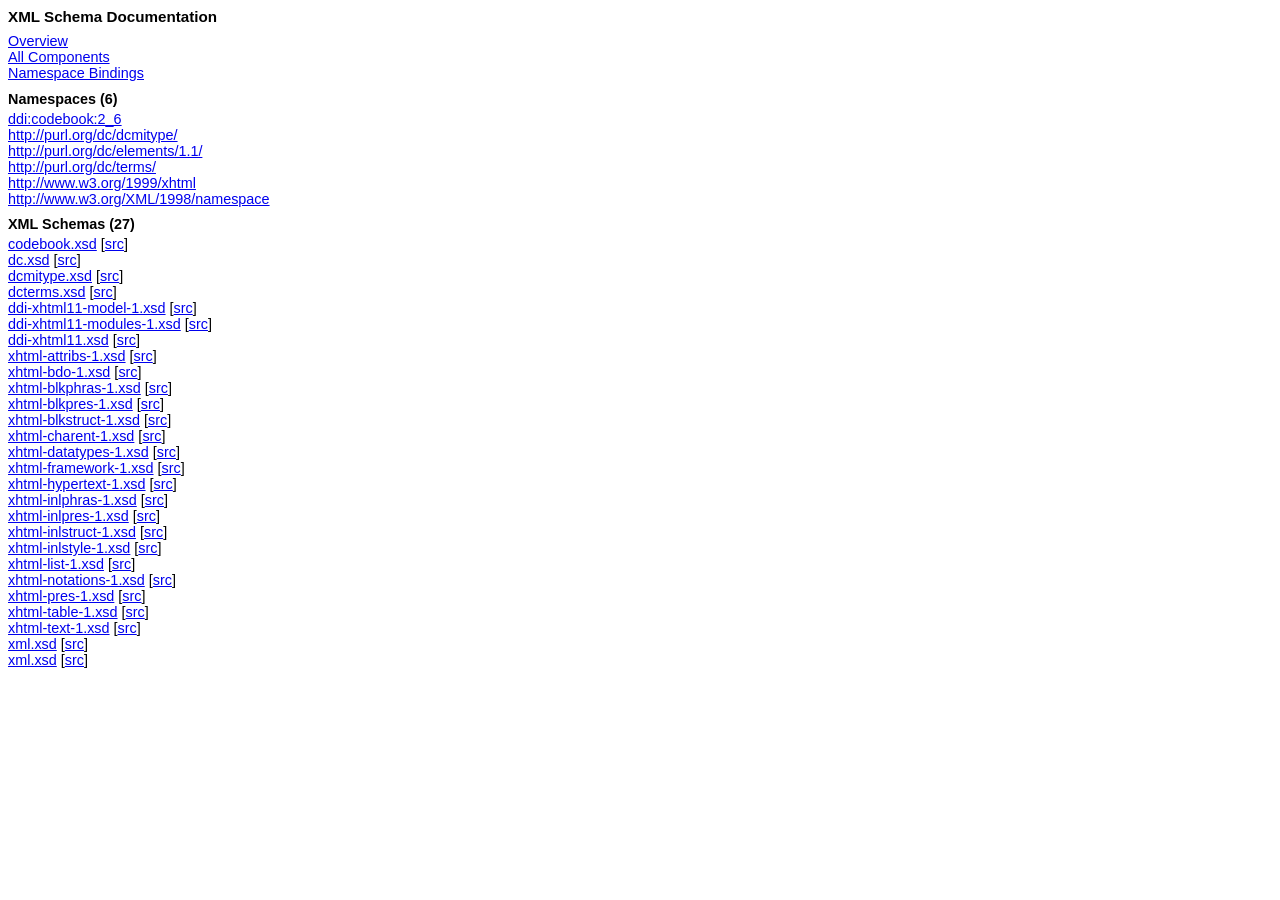
<file: ddi-c_2-6_2026-04-15/field_level_documentation_files/overview-frame.html>
<!DOCTYPE HTML PUBLIC "-//W3C//DTD HTML 4.01 Transitional//EN" "http://www.w3.org/TR/html4/loose.dtd">
<html>
<head>
<!-- Generated by DocFlex/XML 1.12 on Tue Apr 21 09:17:53 BST 2026 -->
<meta http-equiv="Content-Type" content="text/html; charset=UTF-8">
<title></title>
<link rel="stylesheet" type="text/css" href="stylesheet.css" title="Style">
</head>
<body>
<div class="a7A"><div class="a31">XML Schema Documentation</div></div>
<div class="aF"><span class="a36"><a href="overview-summary.html" target="detailFrame">Overview</a></span></div>
<div class="aF"><span class="a36"><a href="all-components-frame.html" target="listFrame">All&nbsp;Components</a></span></div>
<div class="aF"><span class="a36"><a href="xmlns-bindings.html" target="detailFrame">Namespace Bindings</a></span></div>
<div class="a37"><a href="overview-summary.html#a7" title="see summary" target="detailFrame" class="a34">Namespaces (6)</a></div>
<div class="aF"><span class="a36"><a href="namespaces/ddi_codebook_2_6/namespace-frame.html" title="Namespace {ddi:codebook:2_6}" target="listFrame">ddi:codebook:2_6</a></span></div>
<div class="aF"><span class="a36"><a href="namespaces/http_purl_org_dc_dcmitype/namespace-frame.html" title="Namespace {http://purl.org/dc/dcmitype/}" target="listFrame">http://purl.org/dc/dcmitype/</a></span></div>
<div class="aF"><span class="a36"><a href="namespaces/http_purl_org_dc_elements_1_1/namespace-frame.html" title="Namespace {http://purl.org/dc/elements/1.1/}" target="listFrame">http://purl.org/dc/elements/1.1/</a></span></div>
<div class="aF"><span class="a36"><a href="namespaces/http_purl_org_dc_terms/namespace-frame.html" title="Namespace {http://purl.org/dc/terms/}" target="listFrame">http://purl.org/dc/terms/</a></span></div>
<div class="aF"><span class="a36"><a href="namespaces/http_www_w3_org_1999_xhtml/namespace-frame.html" title="Namespace {http://www.w3.org/1999/xhtml}" target="listFrame">http://www.w3.org/1999/xhtml</a></span></div>
<div class="aF"><span class="a36"><a href="namespaces/http_www_w3_org_XML_1998_namespace/namespace-frame.html" title="Namespace {http://www.w3.org/XML/1998/namespace}" target="listFrame">http://www.w3.org/XML/1998/namespace</a></span></div>
<div class="a37"><a href="overview-summary.html#a8" title="see summary" target="detailFrame" class="a34">XML Schemas (27)</a></div>
<div class="aF"><span class="a36"><a href="schemas/codebook_xsd/schema-frame.html" title="XML Schema “codebook.xsd” for {ddi:codebook:2_6}" target="listFrame">codebook.xsd</a> [<a href="schemas/codebook_xsd/schema-overview.html#a2043" title="see XML source" target="detailFrame">src</a>]</span></div>
<div class="aF"><span class="a36"><a href="schemas/dc_xsd/schema-frame.html" title="XML Schema “dc.xsd” for {http://purl.org/dc/elements/1.1/}" target="listFrame">dc.xsd</a> [<a href="schemas/dc_xsd/schema-overview.html#a34" title="see XML source" target="detailFrame">src</a>]</span></div>
<div class="aF"><span class="a36"><a href="schemas/dcmitype_xsd/schema-frame.html" title="XML Schema “dcmitype.xsd” for {http://purl.org/dc/dcmitype/}" target="listFrame">dcmitype.xsd</a> [<a href="schemas/dcmitype_xsd/schema-overview.html#a5" title="see XML source" target="detailFrame">src</a>]</span></div>
<div class="aF"><span class="a36"><a href="schemas/dcterms_xsd/schema-frame.html" title="XML Schema “dcterms.xsd” for {http://purl.org/dc/terms/}" target="listFrame">dcterms.xsd</a> [<a href="schemas/dcterms_xsd/schema-overview.html#a108" title="see XML source" target="detailFrame">src</a>]</span></div>
<div class="aF"><span class="a36"><a href="schemas/ddi-xhtml11-model-1_xsd/schema-frame.html" title="XML Schema “ddi-xhtml11-model-1.xsd” for {http://www.w3.org/1999/xhtml}" target="listFrame">ddi-xhtml11-model-1.xsd</a> [<a href="schemas/ddi-xhtml11-model-1_xsd/schema-overview.html#a125" title="see XML source" target="detailFrame">src</a>]</span></div>
<div class="aF"><span class="a36"><a href="schemas/ddi-xhtml11-modules-1_xsd/schema-frame.html" title="XML Schema “ddi-xhtml11-modules-1.xsd” for {http://www.w3.org/1999/xhtml}" target="listFrame">ddi-xhtml11-modules-1.xsd</a> [<a href="schemas/ddi-xhtml11-modules-1_xsd/schema-overview.html#a29" title="see XML source" target="detailFrame">src</a>]</span></div>
<div class="aF"><span class="a36"><a href="schemas/ddi-xhtml11_xsd/schema-frame.html" title="XML Schema “ddi-xhtml11.xsd” for {http://www.w3.org/1999/xhtml}" target="listFrame">ddi-xhtml11.xsd</a> [<a href="schemas/ddi-xhtml11_xsd/schema-overview.html#a12" title="see XML source" target="detailFrame">src</a>]</span></div>
<div class="aF"><span class="a36"><a href="schemas/xhtml-attribs-1_xsd/schema-frame.html" title="XML Schema “xhtml-attribs-1.xsd” for {http://www.w3.org/1999/xhtml}" target="listFrame">xhtml-attribs-1.xsd</a> [<a href="schemas/xhtml-attribs-1_xsd/schema-overview.html#a29" title="see XML source" target="detailFrame">src</a>]</span></div>
<div class="aF"><span class="a36"><a href="schemas/xhtml-bdo-1_xsd/schema-frame.html" title="XML Schema “xhtml-bdo-1.xsd” for {http://www.w3.org/1999/xhtml}" target="listFrame">xhtml-bdo-1.xsd</a> [<a href="schemas/xhtml-bdo-1_xsd/schema-overview.html#a28" title="see XML source" target="detailFrame">src</a>]</span></div>
<div class="aF"><span class="a36"><a href="schemas/xhtml-blkphras-1_xsd/schema-frame.html" title="XML Schema “xhtml-blkphras-1.xsd” for {http://www.w3.org/1999/xhtml}" target="listFrame">xhtml-blkphras-1.xsd</a> [<a href="schemas/xhtml-blkphras-1_xsd/schema-overview.html#a71" title="see XML source" target="detailFrame">src</a>]</span></div>
<div class="aF"><span class="a36"><a href="schemas/xhtml-blkpres-1_xsd/schema-frame.html" title="XML Schema “xhtml-blkpres-1.xsd” for {http://www.w3.org/1999/xhtml}" target="listFrame">xhtml-blkpres-1.xsd</a> [<a href="schemas/xhtml-blkpres-1_xsd/schema-overview.html#a15" title="see XML source" target="detailFrame">src</a>]</span></div>
<div class="aF"><span class="a36"><a href="schemas/xhtml-blkstruct-1_xsd/schema-frame.html" title="XML Schema “xhtml-blkstruct-1.xsd” for {http://www.w3.org/1999/xhtml}" target="listFrame">xhtml-blkstruct-1.xsd</a> [<a href="schemas/xhtml-blkstruct-1_xsd/schema-overview.html#a20" title="see XML source" target="detailFrame">src</a>]</span></div>
<div class="aF"><span class="a36"><a href="schemas/xhtml-charent-1_xsd/schema-frame.html" title="XML Schema “xhtml-charent-1.xsd” for {http://www.w3.org/1999/xhtml}" target="listFrame">xhtml-charent-1.xsd</a> [<a href="schemas/xhtml-charent-1_xsd/schema-overview.html#a4" title="see XML source" target="detailFrame">src</a>]</span></div>
<div class="aF"><span class="a36"><a href="schemas/xhtml-datatypes-1_xsd/schema-frame.html" title="XML Schema “xhtml-datatypes-1.xsd” for {http://www.w3.org/1999/xhtml}" target="listFrame">xhtml-datatypes-1.xsd</a> [<a href="schemas/xhtml-datatypes-1_xsd/schema-overview.html#a27" title="see XML source" target="detailFrame">src</a>]</span></div>
<div class="aF"><span class="a36"><a href="schemas/xhtml-framework-1_xsd/schema-frame.html" title="XML Schema “xhtml-framework-1.xsd” for {http://www.w3.org/1999/xhtml}" target="listFrame">xhtml-framework-1.xsd</a> [<a href="schemas/xhtml-framework-1_xsd/schema-overview.html#a16" title="see XML source" target="detailFrame">src</a>]</span></div>
<div class="aF"><span class="a36"><a href="schemas/xhtml-hypertext-1_xsd/schema-frame.html" title="XML Schema “xhtml-hypertext-1.xsd” for {http://www.w3.org/1999/xhtml}" target="listFrame">xhtml-hypertext-1.xsd</a> [<a href="schemas/xhtml-hypertext-1_xsd/schema-overview.html#a23" title="see XML source" target="detailFrame">src</a>]</span></div>
<div class="aF"><span class="a36"><a href="schemas/xhtml-inlphras-1_xsd/schema-frame.html" title="XML Schema “xhtml-inlphras-1.xsd” for {http://www.w3.org/1999/xhtml}" target="listFrame">xhtml-inlphras-1.xsd</a> [<a href="schemas/xhtml-inlphras-1_xsd/schema-overview.html#a77" title="see XML source" target="detailFrame">src</a>]</span></div>
<div class="aF"><span class="a36"><a href="schemas/xhtml-inlpres-1_xsd/schema-frame.html" title="XML Schema “xhtml-inlpres-1.xsd” for {http://www.w3.org/1999/xhtml}" target="listFrame">xhtml-inlpres-1.xsd</a> [<a href="schemas/xhtml-inlpres-1_xsd/schema-overview.html#a22" title="see XML source" target="detailFrame">src</a>]</span></div>
<div class="aF"><span class="a36"><a href="schemas/xhtml-inlstruct-1_xsd/schema-frame.html" title="XML Schema “xhtml-inlstruct-1.xsd” for {http://www.w3.org/1999/xhtml}" target="listFrame">xhtml-inlstruct-1.xsd</a> [<a href="schemas/xhtml-inlstruct-1_xsd/schema-overview.html#a21" title="see XML source" target="detailFrame">src</a>]</span></div>
<div class="aF"><span class="a36"><a href="schemas/xhtml-inlstyle-1_xsd/schema-frame.html" title="XML Schema “xhtml-inlstyle-1.xsd” for {http://www.w3.org/1999/xhtml}" target="listFrame">xhtml-inlstyle-1.xsd</a> [<a href="schemas/xhtml-inlstyle-1_xsd/schema-overview.html#a8" title="see XML source" target="detailFrame">src</a>]</span></div>
<div class="aF"><span class="a36"><a href="schemas/xhtml-list-1_xsd/schema-frame.html" title="XML Schema “xhtml-list-1.xsd” for {http://www.w3.org/1999/xhtml}" target="listFrame">xhtml-list-1.xsd</a> [<a href="schemas/xhtml-list-1_xsd/schema-overview.html#a46" title="see XML source" target="detailFrame">src</a>]</span></div>
<div class="aF"><span class="a36"><a href="schemas/xhtml-notations-1_xsd/schema-frame.html" title="XML Schema “xhtml-notations-1.xsd” for {http://www.w3.org/1999/xhtml}" target="listFrame">xhtml-notations-1.xsd</a> [<a href="schemas/xhtml-notations-1_xsd/schema-overview.html#a6" title="see XML source" target="detailFrame">src</a>]</span></div>
<div class="aF"><span class="a36"><a href="schemas/xhtml-pres-1_xsd/schema-frame.html" title="XML Schema “xhtml-pres-1.xsd” for {http://www.w3.org/1999/xhtml}" target="listFrame">xhtml-pres-1.xsd</a> [<a href="schemas/xhtml-pres-1_xsd/schema-overview.html#a10" title="see XML source" target="detailFrame">src</a>]</span></div>
<div class="aF"><span class="a36"><a href="schemas/xhtml-table-1_xsd/schema-frame.html" title="XML Schema “xhtml-table-1.xsd” for {http://www.w3.org/1999/xhtml}" target="listFrame">xhtml-table-1.xsd</a> [<a href="schemas/xhtml-table-1_xsd/schema-overview.html#a112" title="see XML source" target="detailFrame">src</a>]</span></div>
<div class="aF"><span class="a36"><a href="schemas/xhtml-text-1_xsd/schema-frame.html" title="XML Schema “xhtml-text-1.xsd” for {http://www.w3.org/1999/xhtml}" target="listFrame">xhtml-text-1.xsd</a> [<a href="schemas/xhtml-text-1_xsd/schema-overview.html#a13" title="see XML source" target="detailFrame">src</a>]</span></div>
<div class="aF"><span class="a36"><a href="schemas/xml_xsd/schema-frame.html" title="XML Schema “xml.xsd” for {http://www.w3.org/XML/1998/namespace}" target="listFrame">xml.xsd</a> [<a href="schemas/xml_xsd/schema-overview.html#a17" title="see XML source" target="detailFrame">src</a>]</span></div>
<div class="aF"><span class="a36"><a href="schemas/xml_xsd_1/schema-frame.html" title="XML Schema “xml.xsd” for {http://www.w3.org/XML/1998/namespace}" target="listFrame">xml.xsd</a> [<a href="schemas/xml_xsd_1/schema-overview.html#a17" title="see XML source" target="detailFrame">src</a>]</span></div>
</body>
</html>
</file>
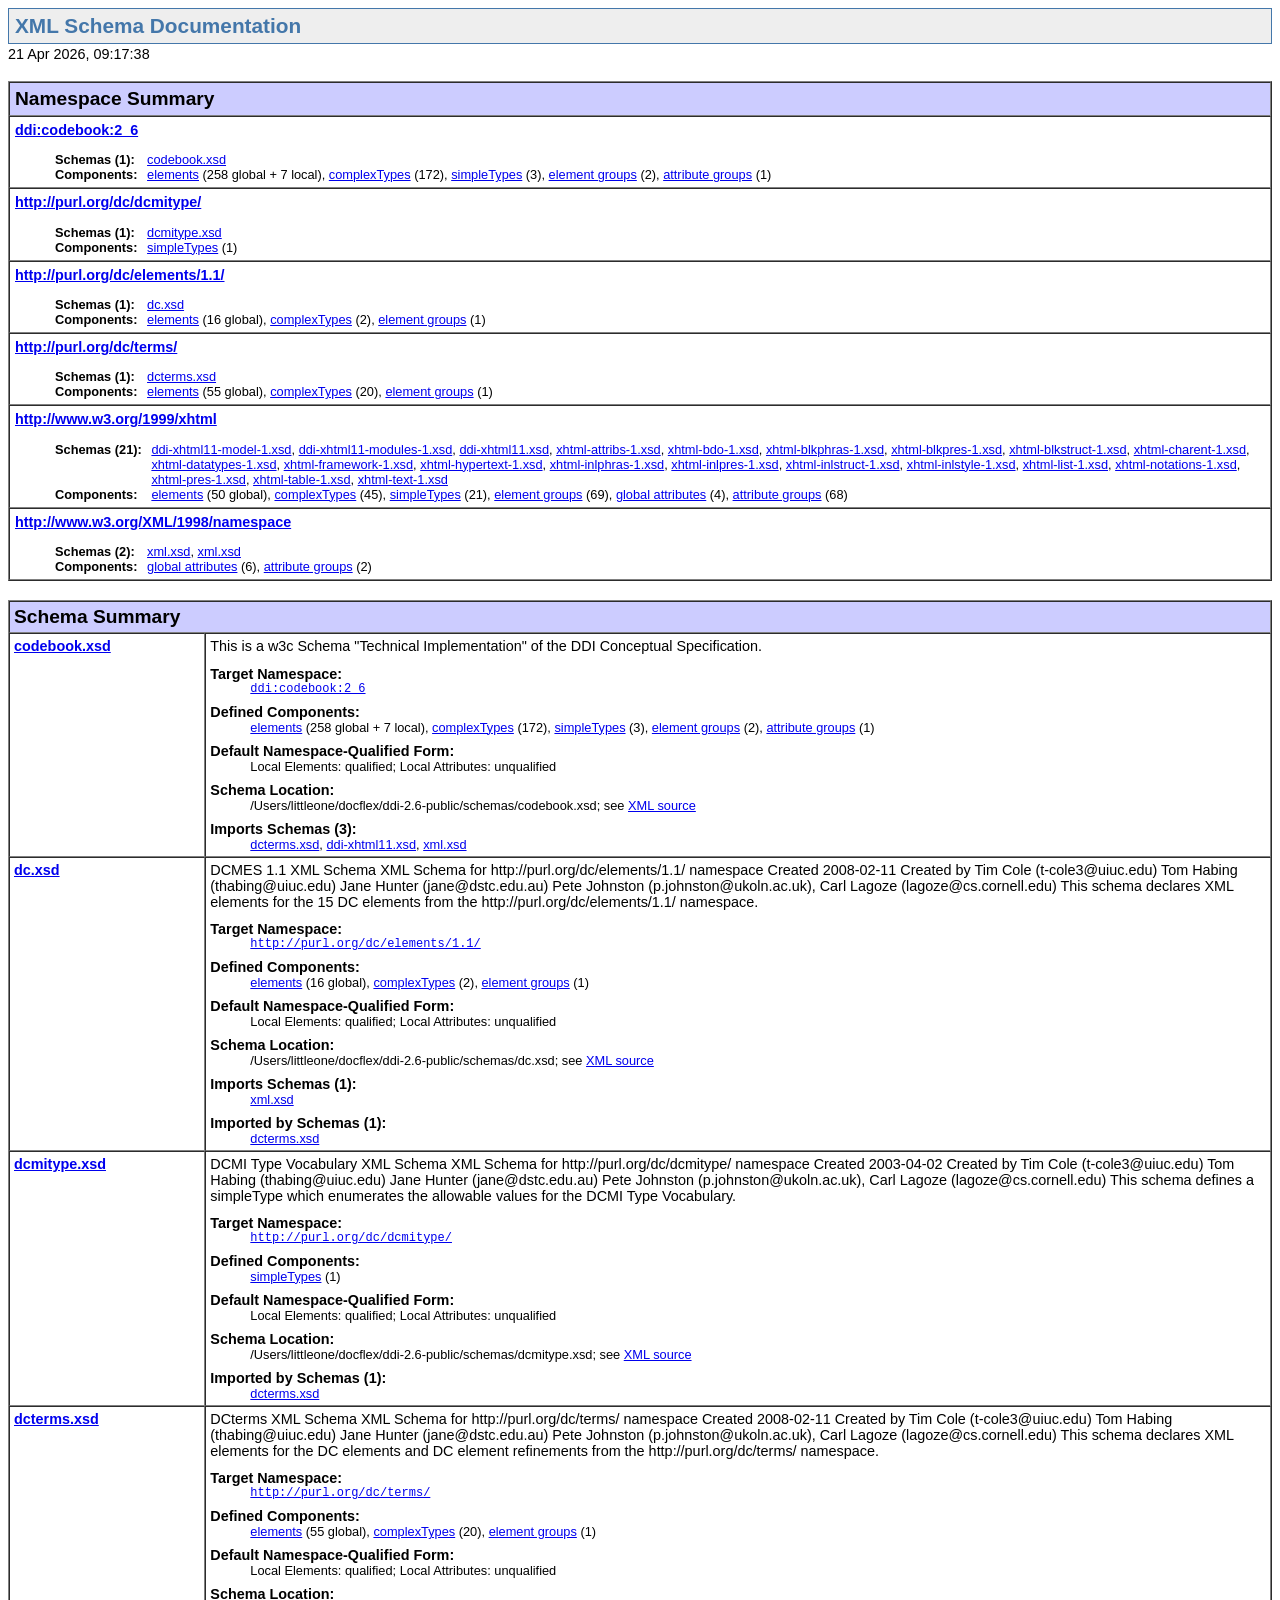
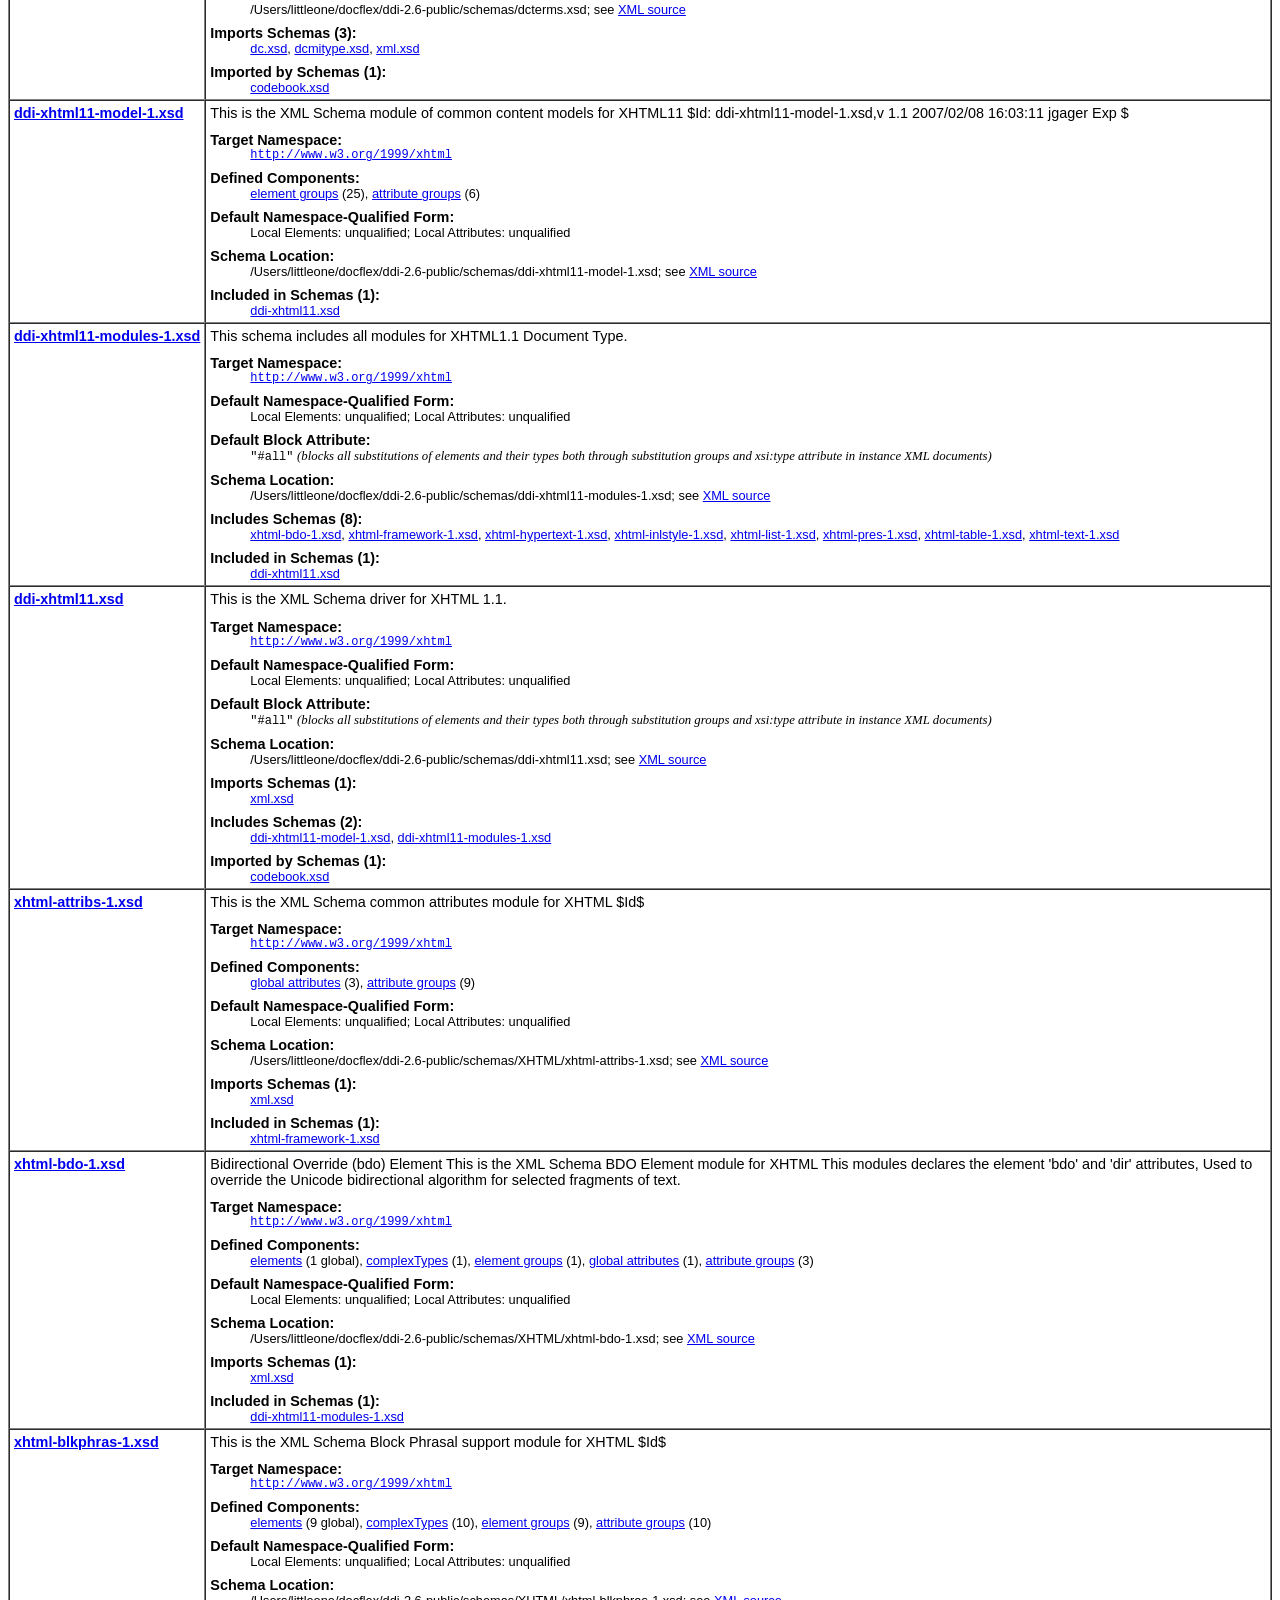
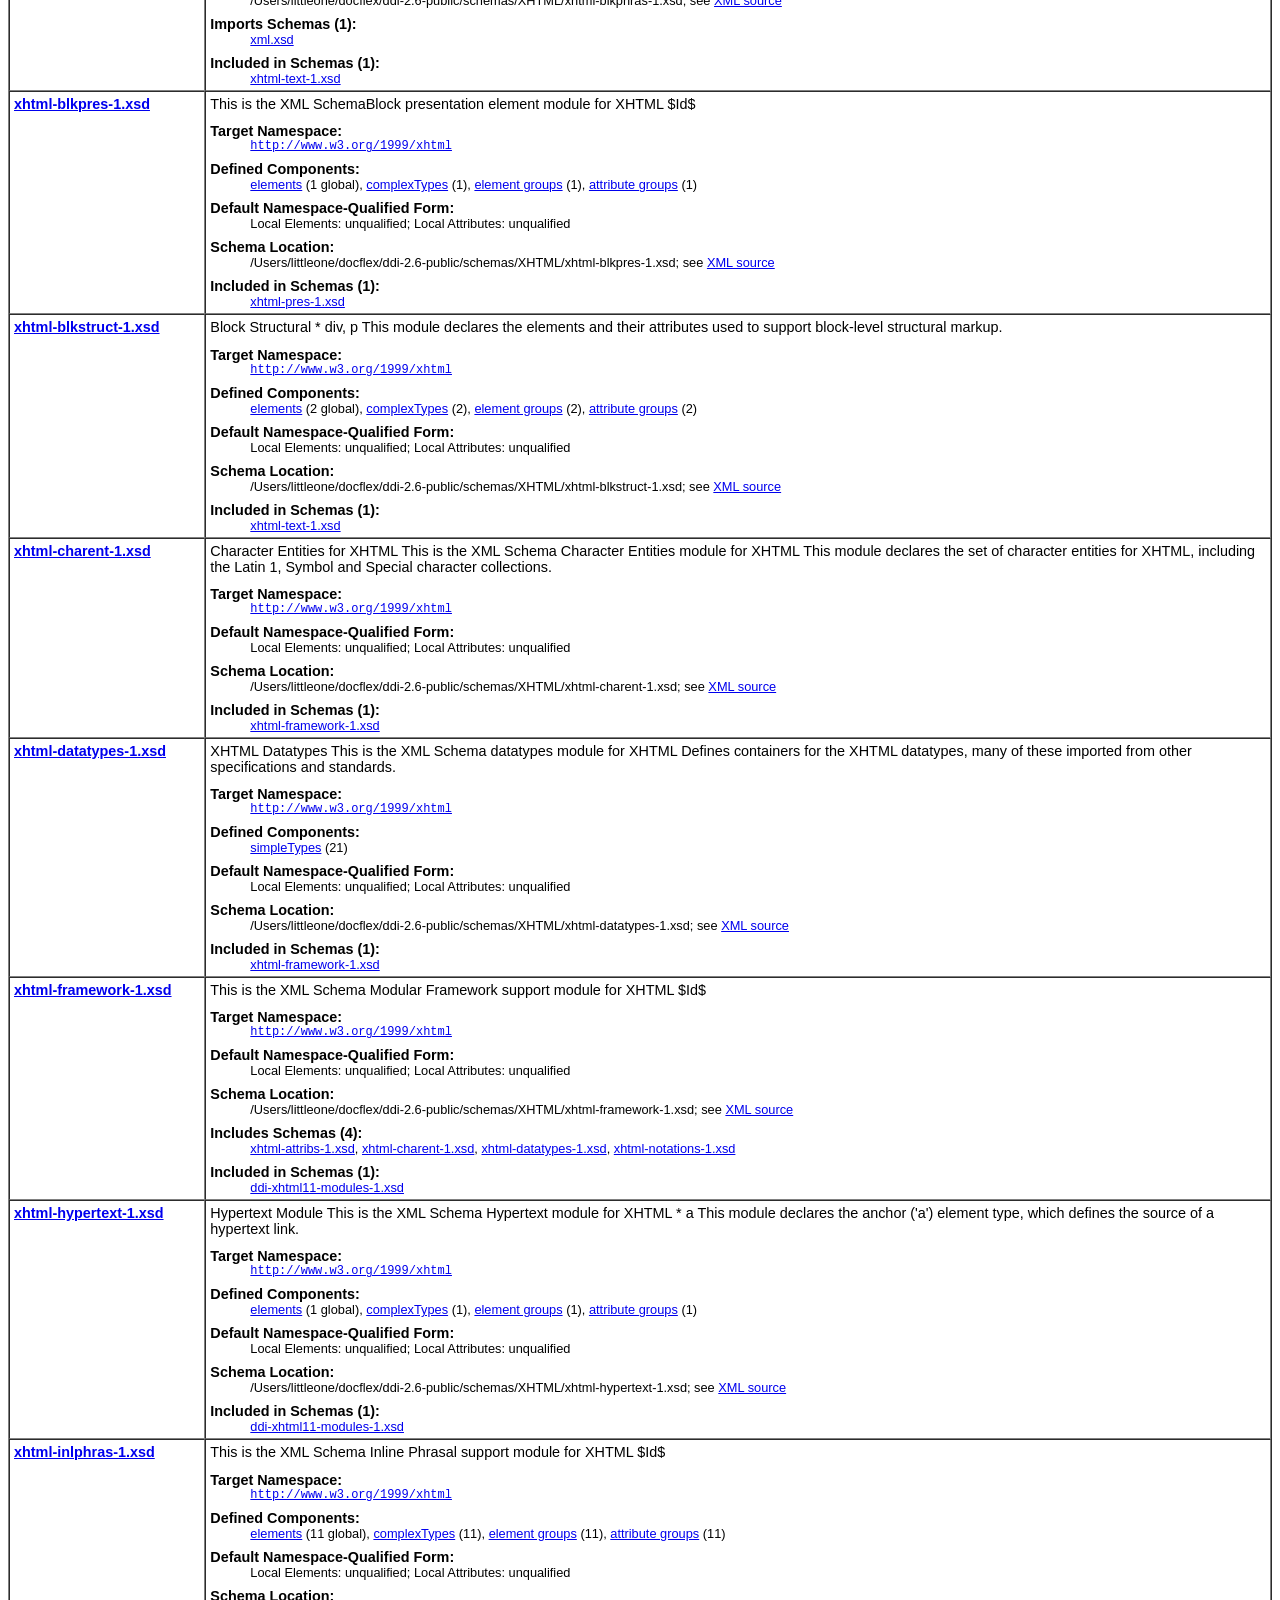
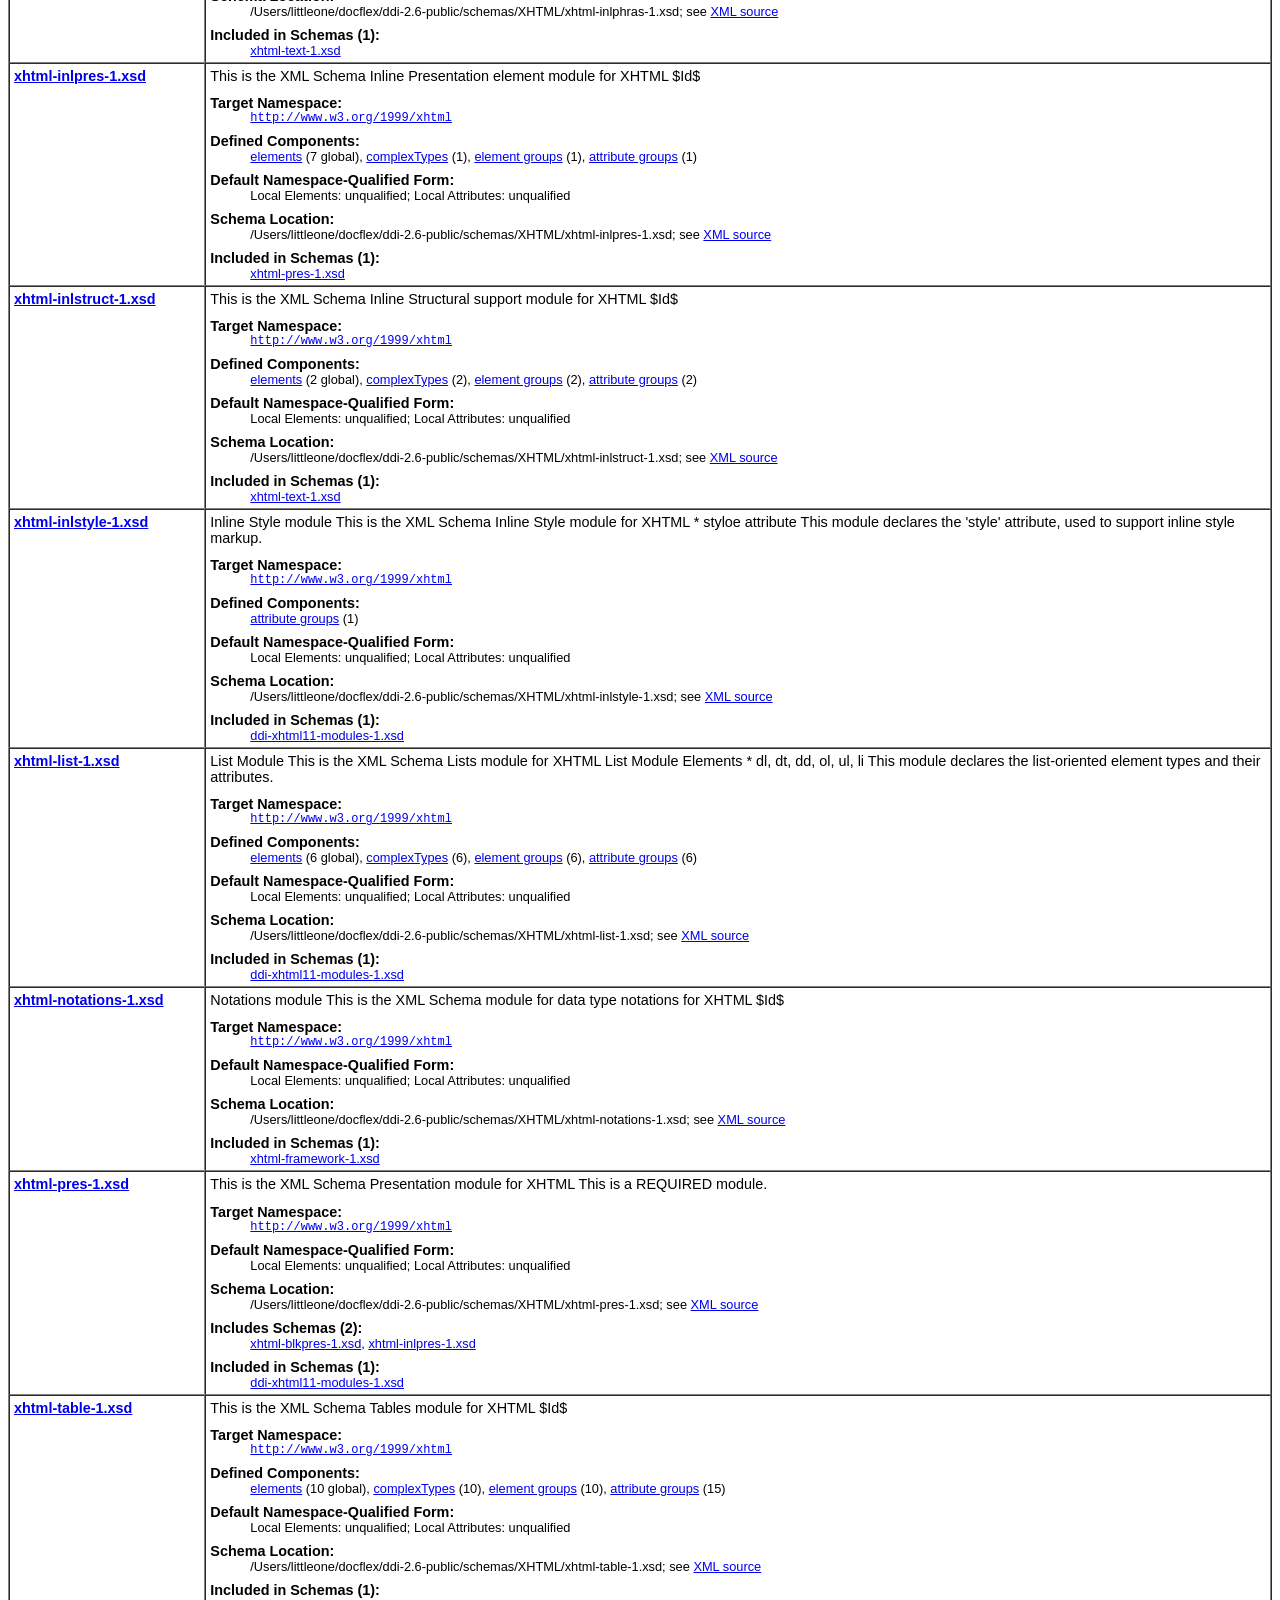
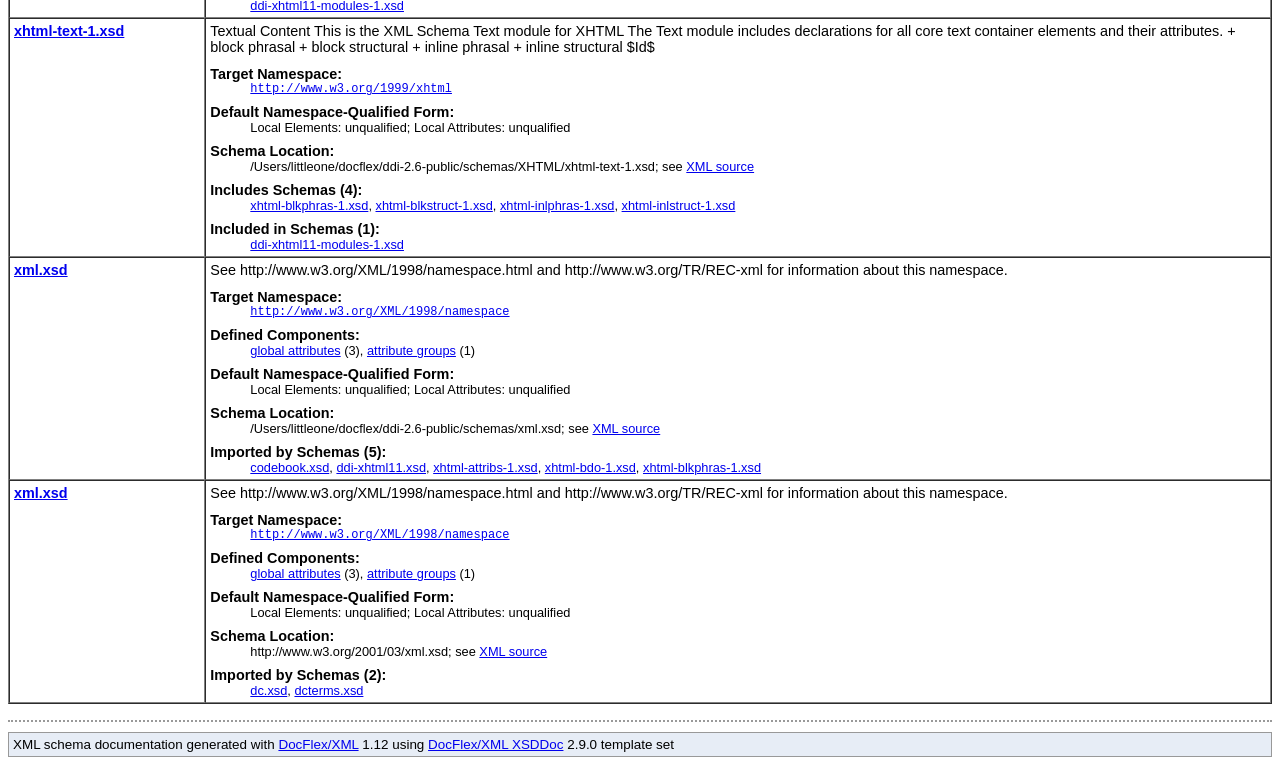
<file: ddi-c_2-6_2026-04-15/field_level_documentation_files/overview-summary.html>
<!DOCTYPE HTML PUBLIC "-//W3C//DTD HTML 4.01 Transitional//EN" "http://www.w3.org/TR/html4/loose.dtd">
<html>
<head>
<!-- Generated by DocFlex/XML 1.12 on Tue Apr 21 09:17:38 BST 2026 -->
<meta http-equiv="Content-Type" content="text/html; charset=UTF-8">
<title>Overview | XML Schema Documentation</title>
<link rel="stylesheet" type="text/css" href="stylesheet.css" title="Style">
<script type="text/javascript">
    window.onload = function() {
        parent.document.title="Overview | XML Schema Documentation";
    }
</script>
</head>
<body>
<div class="a1"><div class="a2">XML Schema Documentation</div></div>
<div><span class="a3">21&nbsp;Apr&nbsp;2026,&nbsp;09:17:38</span></div>
<div class="a4"></div>
<a name="a7"></a>
<table width="100%" cellspacing="0" cellpadding="5" border="1">
<tr class="a5">
<td colspan="2"><div class="a6">Namespace Summary</div></td>
</tr>
<tr valign="top">
<td colspan="2">
<div class="a7"><span class="a8"><a href="namespaces/ddi_codebook_2_6/namespace-overview.html" title="Namespace {ddi:codebook:2_6}">ddi:codebook:2_6</a></span></div>
<dl class="a9"><dd>
<table cellspacing="0" cellpadding="0" border="0">
<tr>
<td valign="top"><div class="aA"><a href="namespaces/ddi_codebook_2_6/namespace-overview.html#a1" title="see summary" class="aB">Schemas (1)</a><span class="aC">:</span></div></td>
<td>
<div class="aD"><a href="schemas/codebook_xsd/schema-overview.html" title="XML Schema “codebook.xsd” for {ddi:codebook:2_6}">codebook.xsd</a></div>
</td>
</tr>
<tr>
<td valign="top"><div class="aA"><span class="aC">Components:</span></div></td>
<td>
<div class="aD"><a href="namespaces/ddi_codebook_2_6/namespace-overview.html#a2" title="see summary">elements</a>&nbsp;(258&nbsp;global&nbsp;+&nbsp;7&nbsp;local), <a href="namespaces/ddi_codebook_2_6/namespace-overview.html#a3" title="see summary">complexTypes</a>&nbsp;(172), <a href="namespaces/ddi_codebook_2_6/namespace-overview.html#a4" title="see summary">simpleTypes</a>&nbsp;(3), <a href="namespaces/ddi_codebook_2_6/namespace-overview.html#a5" title="see summary">element&nbsp;groups</a>&nbsp;(2), <a href="namespaces/ddi_codebook_2_6/namespace-overview.html#a6" title="see summary">attribute&nbsp;groups</a>&nbsp;(1)</div>
</td>
</tr>
</table>
</dd></dl>
</td>
</tr>
<tr valign="top">
<td colspan="2">
<div class="a7"><span class="a8"><a href="namespaces/http_purl_org_dc_dcmitype/namespace-overview.html" title="Namespace {http://purl.org/dc/dcmitype/}">http://purl.org/dc/dcmitype/</a></span></div>
<dl class="a9"><dd>
<table cellspacing="0" cellpadding="0" border="0">
<tr>
<td valign="top"><div class="aA"><a href="namespaces/http_purl_org_dc_dcmitype/namespace-overview.html#a1" title="see summary" class="aB">Schemas (1)</a><span class="aC">:</span></div></td>
<td>
<div class="aD"><a href="schemas/dcmitype_xsd/schema-overview.html" title="XML Schema “dcmitype.xsd” for {http://purl.org/dc/dcmitype/}">dcmitype.xsd</a></div>
</td>
</tr>
<tr>
<td valign="top"><div class="aA"><span class="aC">Components:</span></div></td>
<td>
<div class="aD"><a href="namespaces/http_purl_org_dc_dcmitype/namespace-overview.html#a2" title="see summary">simpleTypes</a>&nbsp;(1)</div>
</td>
</tr>
</table>
</dd></dl>
</td>
</tr>
<tr valign="top">
<td colspan="2">
<div class="a7"><span class="a8"><a href="namespaces/http_purl_org_dc_elements_1_1/namespace-overview.html" title="Namespace {http://purl.org/dc/elements/1.1/}">http://purl.org/dc/elements/1.1/</a></span></div>
<dl class="a9"><dd>
<table cellspacing="0" cellpadding="0" border="0">
<tr>
<td valign="top"><div class="aA"><a href="namespaces/http_purl_org_dc_elements_1_1/namespace-overview.html#a1" title="see summary" class="aB">Schemas (1)</a><span class="aC">:</span></div></td>
<td>
<div class="aD"><a href="schemas/dc_xsd/schema-overview.html" title="XML Schema “dc.xsd” for {http://purl.org/dc/elements/1.1/}">dc.xsd</a></div>
</td>
</tr>
<tr>
<td valign="top"><div class="aA"><span class="aC">Components:</span></div></td>
<td>
<div class="aD"><a href="namespaces/http_purl_org_dc_elements_1_1/namespace-overview.html#a2" title="see summary">elements</a>&nbsp;(16&nbsp;global), <a href="namespaces/http_purl_org_dc_elements_1_1/namespace-overview.html#a3" title="see summary">complexTypes</a>&nbsp;(2), <a href="namespaces/http_purl_org_dc_elements_1_1/namespace-overview.html#a4" title="see summary">element&nbsp;groups</a>&nbsp;(1)</div>
</td>
</tr>
</table>
</dd></dl>
</td>
</tr>
<tr valign="top">
<td colspan="2">
<div class="a7"><span class="a8"><a href="namespaces/http_purl_org_dc_terms/namespace-overview.html" title="Namespace {http://purl.org/dc/terms/}">http://purl.org/dc/terms/</a></span></div>
<dl class="a9"><dd>
<table cellspacing="0" cellpadding="0" border="0">
<tr>
<td valign="top"><div class="aA"><a href="namespaces/http_purl_org_dc_terms/namespace-overview.html#a1" title="see summary" class="aB">Schemas (1)</a><span class="aC">:</span></div></td>
<td>
<div class="aD"><a href="schemas/dcterms_xsd/schema-overview.html" title="XML Schema “dcterms.xsd” for {http://purl.org/dc/terms/}">dcterms.xsd</a></div>
</td>
</tr>
<tr>
<td valign="top"><div class="aA"><span class="aC">Components:</span></div></td>
<td>
<div class="aD"><a href="namespaces/http_purl_org_dc_terms/namespace-overview.html#a2" title="see summary">elements</a>&nbsp;(55&nbsp;global), <a href="namespaces/http_purl_org_dc_terms/namespace-overview.html#a3" title="see summary">complexTypes</a>&nbsp;(20), <a href="namespaces/http_purl_org_dc_terms/namespace-overview.html#a4" title="see summary">element&nbsp;groups</a>&nbsp;(1)</div>
</td>
</tr>
</table>
</dd></dl>
</td>
</tr>
<tr valign="top">
<td colspan="2">
<div class="a7"><span class="a8"><a href="namespaces/http_www_w3_org_1999_xhtml/namespace-overview.html" title="Namespace {http://www.w3.org/1999/xhtml}">http://www.w3.org/1999/xhtml</a></span></div>
<dl class="a9"><dd>
<table cellspacing="0" cellpadding="0" border="0">
<tr>
<td valign="top"><div class="aA"><a href="namespaces/http_www_w3_org_1999_xhtml/namespace-overview.html#a1" title="see summary" class="aB">Schemas (21)</a><span class="aC">:</span></div></td>
<td>
<div class="aD"><a href="schemas/ddi-xhtml11-model-1_xsd/schema-overview.html" title="XML Schema “ddi-xhtml11-model-1.xsd” for {http://www.w3.org/1999/xhtml}">ddi-xhtml11-model-1.xsd</a>, <a href="schemas/ddi-xhtml11-modules-1_xsd/schema-overview.html" title="XML Schema “ddi-xhtml11-modules-1.xsd” for {http://www.w3.org/1999/xhtml}">ddi-xhtml11-modules-1.xsd</a>, <a href="schemas/ddi-xhtml11_xsd/schema-overview.html" title="XML Schema “ddi-xhtml11.xsd” for {http://www.w3.org/1999/xhtml}">ddi-xhtml11.xsd</a>, <a href="schemas/xhtml-attribs-1_xsd/schema-overview.html" title="XML Schema “xhtml-attribs-1.xsd” for {http://www.w3.org/1999/xhtml}">xhtml-attribs-1.xsd</a>, <a href="schemas/xhtml-bdo-1_xsd/schema-overview.html" title="XML Schema “xhtml-bdo-1.xsd” for {http://www.w3.org/1999/xhtml}">xhtml-bdo-1.xsd</a>, <a href="schemas/xhtml-blkphras-1_xsd/schema-overview.html" title="XML Schema “xhtml-blkphras-1.xsd” for {http://www.w3.org/1999/xhtml}">xhtml-blkphras-1.xsd</a>, <a href="schemas/xhtml-blkpres-1_xsd/schema-overview.html" title="XML Schema “xhtml-blkpres-1.xsd” for {http://www.w3.org/1999/xhtml}">xhtml-blkpres-1.xsd</a>, <a href="schemas/xhtml-blkstruct-1_xsd/schema-overview.html" title="XML Schema “xhtml-blkstruct-1.xsd” for {http://www.w3.org/1999/xhtml}">xhtml-blkstruct-1.xsd</a>, <a href="schemas/xhtml-charent-1_xsd/schema-overview.html" title="XML Schema “xhtml-charent-1.xsd” for {http://www.w3.org/1999/xhtml}">xhtml-charent-1.xsd</a>, <a href="schemas/xhtml-datatypes-1_xsd/schema-overview.html" title="XML Schema “xhtml-datatypes-1.xsd” for {http://www.w3.org/1999/xhtml}">xhtml-datatypes-1.xsd</a>, <a href="schemas/xhtml-framework-1_xsd/schema-overview.html" title="XML Schema “xhtml-framework-1.xsd” for {http://www.w3.org/1999/xhtml}">xhtml-framework-1.xsd</a>, <a href="schemas/xhtml-hypertext-1_xsd/schema-overview.html" title="XML Schema “xhtml-hypertext-1.xsd” for {http://www.w3.org/1999/xhtml}">xhtml-hypertext-1.xsd</a>, <a href="schemas/xhtml-inlphras-1_xsd/schema-overview.html" title="XML Schema “xhtml-inlphras-1.xsd” for {http://www.w3.org/1999/xhtml}">xhtml-inlphras-1.xsd</a>, <a href="schemas/xhtml-inlpres-1_xsd/schema-overview.html" title="XML Schema “xhtml-inlpres-1.xsd” for {http://www.w3.org/1999/xhtml}">xhtml-inlpres-1.xsd</a>, <a href="schemas/xhtml-inlstruct-1_xsd/schema-overview.html" title="XML Schema “xhtml-inlstruct-1.xsd” for {http://www.w3.org/1999/xhtml}">xhtml-inlstruct-1.xsd</a>, <a href="schemas/xhtml-inlstyle-1_xsd/schema-overview.html" title="XML Schema “xhtml-inlstyle-1.xsd” for {http://www.w3.org/1999/xhtml}">xhtml-inlstyle-1.xsd</a>, <a href="schemas/xhtml-list-1_xsd/schema-overview.html" title="XML Schema “xhtml-list-1.xsd” for {http://www.w3.org/1999/xhtml}">xhtml-list-1.xsd</a>, <a href="schemas/xhtml-notations-1_xsd/schema-overview.html" title="XML Schema “xhtml-notations-1.xsd” for {http://www.w3.org/1999/xhtml}">xhtml-notations-1.xsd</a>, <a href="schemas/xhtml-pres-1_xsd/schema-overview.html" title="XML Schema “xhtml-pres-1.xsd” for {http://www.w3.org/1999/xhtml}">xhtml-pres-1.xsd</a>, <a href="schemas/xhtml-table-1_xsd/schema-overview.html" title="XML Schema “xhtml-table-1.xsd” for {http://www.w3.org/1999/xhtml}">xhtml-table-1.xsd</a>, <a href="schemas/xhtml-text-1_xsd/schema-overview.html" title="XML Schema “xhtml-text-1.xsd” for {http://www.w3.org/1999/xhtml}">xhtml-text-1.xsd</a></div>
</td>
</tr>
<tr>
<td valign="top"><div class="aA"><span class="aC">Components:</span></div></td>
<td>
<div class="aD"><a href="namespaces/http_www_w3_org_1999_xhtml/namespace-overview.html#a2" title="see summary">elements</a>&nbsp;(50&nbsp;global), <a href="namespaces/http_www_w3_org_1999_xhtml/namespace-overview.html#a3" title="see summary">complexTypes</a>&nbsp;(45), <a href="namespaces/http_www_w3_org_1999_xhtml/namespace-overview.html#a4" title="see summary">simpleTypes</a>&nbsp;(21), <a href="namespaces/http_www_w3_org_1999_xhtml/namespace-overview.html#a5" title="see summary">element&nbsp;groups</a>&nbsp;(69), <a href="namespaces/http_www_w3_org_1999_xhtml/namespace-overview.html#a6" title="see summary">global&nbsp;attributes</a>&nbsp;(4), <a href="namespaces/http_www_w3_org_1999_xhtml/namespace-overview.html#a7" title="see summary">attribute&nbsp;groups</a>&nbsp;(68)</div>
</td>
</tr>
</table>
</dd></dl>
</td>
</tr>
<tr valign="top">
<td colspan="2">
<div class="a7"><span class="a8"><a href="namespaces/http_www_w3_org_XML_1998_namespace/namespace-overview.html" title="Namespace {http://www.w3.org/XML/1998/namespace}">http://www.w3.org/XML/1998/namespace</a></span></div>
<dl class="a9"><dd>
<table cellspacing="0" cellpadding="0" border="0">
<tr>
<td valign="top"><div class="aA"><a href="namespaces/http_www_w3_org_XML_1998_namespace/namespace-overview.html#a1" title="see summary" class="aB">Schemas (2)</a><span class="aC">:</span></div></td>
<td>
<div class="aD"><a href="schemas/xml_xsd/schema-overview.html" title="XML Schema “xml.xsd” for {http://www.w3.org/XML/1998/namespace}">xml.xsd</a>, <a href="schemas/xml_xsd_1/schema-overview.html" title="XML Schema “xml.xsd” for {http://www.w3.org/XML/1998/namespace}">xml.xsd</a></div>
</td>
</tr>
<tr>
<td valign="top"><div class="aA"><span class="aC">Components:</span></div></td>
<td>
<div class="aD"><a href="namespaces/http_www_w3_org_XML_1998_namespace/namespace-overview.html#a2" title="see summary">global&nbsp;attributes</a>&nbsp;(6), <a href="namespaces/http_www_w3_org_XML_1998_namespace/namespace-overview.html#a3" title="see summary">attribute&nbsp;groups</a>&nbsp;(2)</div>
</td>
</tr>
</table>
</dd></dl>
</td>
</tr>
</table>
<div class="a4"></div>
<a name="a8"></a>
<table width="100%" cellspacing="0" cellpadding="4" border="1">
<tr class="a5">
<td colspan="3"><div class="a6">Schema Summary</div></td>
</tr>
<tr valign="top">
<td class="aE"><div class="aF"><span class="a10"><a href="schemas/codebook_xsd/schema-overview.html" title="XML Schema “codebook.xsd” for {ddi:codebook:2_6}">codebook.xsd</a></span></div></td>
<td colspan="2">
<div class="a3">This is a w3c Schema "Technical Implementation" of the DDI Conceptual Specification.</div>
<div class="a12"></div>
<div class="a11">Target Namespace:</div>
<dl class="a9"><dd>
<div class="a13"><a href="namespaces/ddi_codebook_2_6/namespace-overview.html">ddi:codebook:2_6</a></div>
</dd></dl>
<div class="a14"></div>
<div class="a11">Defined Components:</div>
<dl class="a9"><dd>
<div class="aD"><a href="schemas/codebook_xsd/schema-overview.html#a1" title="see summary">elements</a>&nbsp;(258&nbsp;global&nbsp;+&nbsp;7&nbsp;local), <a href="schemas/codebook_xsd/schema-overview.html#a2" title="see summary">complexTypes</a>&nbsp;(172), <a href="schemas/codebook_xsd/schema-overview.html#a3" title="see summary">simpleTypes</a>&nbsp;(3), <a href="schemas/codebook_xsd/schema-overview.html#a4" title="see summary">element&nbsp;groups</a>&nbsp;(2), <a href="schemas/codebook_xsd/schema-overview.html#a5" title="see summary">attribute&nbsp;groups</a>&nbsp;(1)</div>
</dd></dl>
<div class="a14"></div>
<div class="a11">Default Namespace-Qualified Form:</div>
<dl class="a9"><dd>
<div class="aD">Local Elements: qualified; Local Attributes: unqualified</div>
</dd></dl>
<div class="a14"></div>
<div class="a11">Schema Location:</div>
<dl class="a9"><dd>
<div class="aD">/Users/littleone/docflex/ddi-2.6-public/schemas/codebook.xsd; see <a href="schemas/codebook_xsd/schema-overview.html#a2043">XML source</a></div>
</dd></dl>
<div class="a14"></div>
<div class="a11">Imports Schemas (3):</div>
<dl class="a9"><dd>
<div class="aD"><a href="schemas/dcterms_xsd/schema-overview.html" title="XML Schema “dcterms.xsd” for {http://purl.org/dc/terms/}">dcterms.xsd</a>, <a href="schemas/ddi-xhtml11_xsd/schema-overview.html" title="XML Schema “ddi-xhtml11.xsd” for {http://www.w3.org/1999/xhtml}">ddi-xhtml11.xsd</a>, <a href="schemas/xml_xsd/schema-overview.html" title="XML Schema “xml.xsd” for {http://www.w3.org/XML/1998/namespace}">xml.xsd</a></div>
</dd></dl>
</td>
</tr>
<tr valign="top">
<td><div class="aF"><span class="a10"><a href="schemas/dc_xsd/schema-overview.html" title="XML Schema “dc.xsd” for {http://purl.org/dc/elements/1.1/}">dc.xsd</a></span></div></td>
<td colspan="2">
<div class="a3">DCMES 1.1 XML Schema XML Schema for http://purl.org/dc/elements/1.1/ namespace Created 2008-02-11 Created by Tim Cole (t-cole3@uiuc.edu) Tom Habing (thabing@uiuc.edu) Jane Hunter (jane@dstc.edu.au) Pete Johnston (p.johnston@ukoln.ac.uk), Carl Lagoze (lagoze@cs.cornell.edu) This schema declares XML elements for the 15 DC elements from the http://purl.org/dc/elements/1.1/ namespace.</div>
<div class="a12"></div>
<div class="a11">Target Namespace:</div>
<dl class="a9"><dd>
<div class="a13"><a href="namespaces/http_purl_org_dc_elements_1_1/namespace-overview.html">http://purl.org/dc/elements/1.1/</a></div>
</dd></dl>
<div class="a14"></div>
<div class="a11">Defined Components:</div>
<dl class="a9"><dd>
<div class="aD"><a href="schemas/dc_xsd/schema-overview.html#a1" title="see summary">elements</a>&nbsp;(16&nbsp;global), <a href="schemas/dc_xsd/schema-overview.html#a2" title="see summary">complexTypes</a>&nbsp;(2), <a href="schemas/dc_xsd/schema-overview.html#a3" title="see summary">element&nbsp;groups</a>&nbsp;(1)</div>
</dd></dl>
<div class="a14"></div>
<div class="a11">Default Namespace-Qualified Form:</div>
<dl class="a9"><dd>
<div class="aD">Local Elements: qualified; Local Attributes: unqualified</div>
</dd></dl>
<div class="a14"></div>
<div class="a11">Schema Location:</div>
<dl class="a9"><dd>
<div class="aD">/Users/littleone/docflex/ddi-2.6-public/schemas/dc.xsd; see <a href="schemas/dc_xsd/schema-overview.html#a34">XML source</a></div>
</dd></dl>
<div class="a14"></div>
<div class="a11">Imports Schemas (1):</div>
<dl class="a9"><dd>
<div class="aD"><a href="schemas/xml_xsd_1/schema-overview.html" title="XML Schema “xml.xsd” for {http://www.w3.org/XML/1998/namespace}">xml.xsd</a></div>
</dd></dl>
<div class="a14"></div>
<div class="a11">Imported by Schemas (1):</div>
<dl class="a9"><dd>
<div class="aD"><a href="schemas/dcterms_xsd/schema-overview.html" title="XML Schema “dcterms.xsd” for {no namespace}">dcterms.xsd</a></div>
</dd></dl>
</td>
</tr>
<tr valign="top">
<td><div class="aF"><span class="a10"><a href="schemas/dcmitype_xsd/schema-overview.html" title="XML Schema “dcmitype.xsd” for {http://purl.org/dc/dcmitype/}">dcmitype.xsd</a></span></div></td>
<td colspan="2">
<div class="a3">DCMI Type Vocabulary XML Schema XML Schema for http://purl.org/dc/dcmitype/ namespace Created 2003-04-02 Created by Tim Cole (t-cole3@uiuc.edu) Tom Habing (thabing@uiuc.edu) Jane Hunter (jane@dstc.edu.au) Pete Johnston (p.johnston@ukoln.ac.uk), Carl Lagoze (lagoze@cs.cornell.edu) This schema defines a simpleType which enumerates the allowable values for the DCMI Type Vocabulary.</div>
<div class="a12"></div>
<div class="a11">Target Namespace:</div>
<dl class="a9"><dd>
<div class="a13"><a href="namespaces/http_purl_org_dc_dcmitype/namespace-overview.html">http://purl.org/dc/dcmitype/</a></div>
</dd></dl>
<div class="a14"></div>
<div class="a11">Defined Components:</div>
<dl class="a9"><dd>
<div class="aD"><a href="schemas/dcmitype_xsd/schema-overview.html#a1" title="see summary">simpleTypes</a>&nbsp;(1)</div>
</dd></dl>
<div class="a14"></div>
<div class="a11">Default Namespace-Qualified Form:</div>
<dl class="a9"><dd>
<div class="aD">Local Elements: qualified; Local Attributes: unqualified</div>
</dd></dl>
<div class="a14"></div>
<div class="a11">Schema Location:</div>
<dl class="a9"><dd>
<div class="aD">/Users/littleone/docflex/ddi-2.6-public/schemas/dcmitype.xsd; see <a href="schemas/dcmitype_xsd/schema-overview.html#a5">XML source</a></div>
</dd></dl>
<div class="a14"></div>
<div class="a11">Imported by Schemas (1):</div>
<dl class="a9"><dd>
<div class="aD"><a href="schemas/dcterms_xsd/schema-overview.html" title="XML Schema “dcterms.xsd” for {no namespace}">dcterms.xsd</a></div>
</dd></dl>
</td>
</tr>
<tr valign="top">
<td><div class="aF"><span class="a10"><a href="schemas/dcterms_xsd/schema-overview.html" title="XML Schema “dcterms.xsd” for {http://purl.org/dc/terms/}">dcterms.xsd</a></span></div></td>
<td colspan="2">
<div class="a3">DCterms XML Schema XML Schema for http://purl.org/dc/terms/ namespace Created 2008-02-11 Created by Tim Cole (t-cole3@uiuc.edu) Tom Habing (thabing@uiuc.edu) Jane Hunter (jane@dstc.edu.au) Pete Johnston (p.johnston@ukoln.ac.uk), Carl Lagoze (lagoze@cs.cornell.edu) This schema declares XML elements for the DC elements and DC element refinements from the http://purl.org/dc/terms/ namespace.</div>
<div class="a12"></div>
<div class="a11">Target Namespace:</div>
<dl class="a9"><dd>
<div class="a13"><a href="namespaces/http_purl_org_dc_terms/namespace-overview.html">http://purl.org/dc/terms/</a></div>
</dd></dl>
<div class="a14"></div>
<div class="a11">Defined Components:</div>
<dl class="a9"><dd>
<div class="aD"><a href="schemas/dcterms_xsd/schema-overview.html#a1" title="see summary">elements</a>&nbsp;(55&nbsp;global), <a href="schemas/dcterms_xsd/schema-overview.html#a2" title="see summary">complexTypes</a>&nbsp;(20), <a href="schemas/dcterms_xsd/schema-overview.html#a3" title="see summary">element&nbsp;groups</a>&nbsp;(1)</div>
</dd></dl>
<div class="a14"></div>
<div class="a11">Default Namespace-Qualified Form:</div>
<dl class="a9"><dd>
<div class="aD">Local Elements: qualified; Local Attributes: unqualified</div>
</dd></dl>
<div class="a14"></div>
<div class="a11">Schema Location:</div>
<dl class="a9"><dd>
<div class="aD">/Users/littleone/docflex/ddi-2.6-public/schemas/dcterms.xsd; see <a href="schemas/dcterms_xsd/schema-overview.html#a108">XML source</a></div>
</dd></dl>
<div class="a14"></div>
<div class="a11">Imports Schemas (3):</div>
<dl class="a9"><dd>
<div class="aD"><a href="schemas/dc_xsd/schema-overview.html" title="XML Schema “dc.xsd” for {http://purl.org/dc/elements/1.1/}">dc.xsd</a>, <a href="schemas/dcmitype_xsd/schema-overview.html" title="XML Schema “dcmitype.xsd” for {http://purl.org/dc/dcmitype/}">dcmitype.xsd</a>, <a href="schemas/xml_xsd_1/schema-overview.html" title="XML Schema “xml.xsd” for {http://www.w3.org/XML/1998/namespace}">xml.xsd</a></div>
</dd></dl>
<div class="a14"></div>
<div class="a11">Imported by Schemas (1):</div>
<dl class="a9"><dd>
<div class="aD"><a href="schemas/codebook_xsd/schema-overview.html" title="XML Schema “codebook.xsd” for {no namespace}">codebook.xsd</a></div>
</dd></dl>
</td>
</tr>
<tr valign="top">
<td><div class="aF"><span class="a10"><a href="schemas/ddi-xhtml11-model-1_xsd/schema-overview.html" title="XML Schema “ddi-xhtml11-model-1.xsd” for {http://www.w3.org/1999/xhtml}">ddi-xhtml11-model-1.xsd</a></span></div></td>
<td colspan="2">
<div class="a3">This is the XML Schema module of common content models for XHTML11 $Id: ddi-xhtml11-model-1.xsd,v 1.1 2007/02/08 16:03:11 jgager Exp $</div>
<div class="a12"></div>
<div class="a11">Target Namespace:</div>
<dl class="a9"><dd>
<div class="a13"><a href="namespaces/http_www_w3_org_1999_xhtml/namespace-overview.html">http://www.w3.org/1999/xhtml</a></div>
</dd></dl>
<div class="a14"></div>
<div class="a11">Defined Components:</div>
<dl class="a9"><dd>
<div class="aD"><a href="schemas/ddi-xhtml11-model-1_xsd/schema-overview.html#a1" title="see summary">element&nbsp;groups</a>&nbsp;(25), <a href="schemas/ddi-xhtml11-model-1_xsd/schema-overview.html#a2" title="see summary">attribute&nbsp;groups</a>&nbsp;(6)</div>
</dd></dl>
<div class="a14"></div>
<div class="a11">Default Namespace-Qualified Form:</div>
<dl class="a9"><dd>
<div class="aD">Local Elements: unqualified; Local Attributes: unqualified</div>
</dd></dl>
<div class="a14"></div>
<div class="a11">Schema Location:</div>
<dl class="a9"><dd>
<div class="aD">/Users/littleone/docflex/ddi-2.6-public/schemas/ddi-xhtml11-model-1.xsd; see <a href="schemas/ddi-xhtml11-model-1_xsd/schema-overview.html#a125">XML source</a></div>
</dd></dl>
<div class="a14"></div>
<div class="a11">Included in Schemas (1):</div>
<dl class="a9"><dd>
<div class="aD"><a href="schemas/ddi-xhtml11_xsd/schema-overview.html" title="XML Schema “ddi-xhtml11.xsd” for {no namespace}">ddi-xhtml11.xsd</a></div>
</dd></dl>
</td>
</tr>
<tr valign="top">
<td><div class="aF"><span class="a10"><a href="schemas/ddi-xhtml11-modules-1_xsd/schema-overview.html" title="XML Schema “ddi-xhtml11-modules-1.xsd” for {http://www.w3.org/1999/xhtml}">ddi-xhtml11-modules-1.xsd</a></span></div></td>
<td colspan="2">
<div class="a3">This schema includes all modules for XHTML1.1 Document Type.</div>
<div class="a12"></div>
<div class="a11">Target Namespace:</div>
<dl class="a9"><dd>
<div class="a13"><a href="namespaces/http_www_w3_org_1999_xhtml/namespace-overview.html">http://www.w3.org/1999/xhtml</a></div>
</dd></dl>
<div class="a14"></div>
<div class="a11">Default Namespace-Qualified Form:</div>
<dl class="a9"><dd>
<div class="aD">Local Elements: unqualified; Local Attributes: unqualified</div>
</dd></dl>
<div class="a14"></div>
<div class="a11">Default Block Attribute:</div>
<dl class="a9"><dd>
<div class="aD"><span class="a0"><span class="a13">&quot;#all&quot;</span></span> <span class="a15">(blocks all substitutions of elements and their types both through substitution groups and xsi:type attribute in instance XML documents)</span></div>
</dd></dl>
<div class="a14"></div>
<div class="a11">Schema Location:</div>
<dl class="a9"><dd>
<div class="aD">/Users/littleone/docflex/ddi-2.6-public/schemas/ddi-xhtml11-modules-1.xsd; see <a href="schemas/ddi-xhtml11-modules-1_xsd/schema-overview.html#a29">XML source</a></div>
</dd></dl>
<div class="a14"></div>
<div class="a11">Includes Schemas (8):</div>
<dl class="a9"><dd>
<div class="aD"><a href="schemas/xhtml-bdo-1_xsd/schema-overview.html" title="XML Schema “xhtml-bdo-1.xsd” for {http://www.w3.org/1999/xhtml}">xhtml-bdo-1.xsd</a>, <a href="schemas/xhtml-framework-1_xsd/schema-overview.html" title="XML Schema “xhtml-framework-1.xsd” for {http://www.w3.org/1999/xhtml}">xhtml-framework-1.xsd</a>, <a href="schemas/xhtml-hypertext-1_xsd/schema-overview.html" title="XML Schema “xhtml-hypertext-1.xsd” for {http://www.w3.org/1999/xhtml}">xhtml-hypertext-1.xsd</a>, <a href="schemas/xhtml-inlstyle-1_xsd/schema-overview.html" title="XML Schema “xhtml-inlstyle-1.xsd” for {http://www.w3.org/1999/xhtml}">xhtml-inlstyle-1.xsd</a>, <a href="schemas/xhtml-list-1_xsd/schema-overview.html" title="XML Schema “xhtml-list-1.xsd” for {http://www.w3.org/1999/xhtml}">xhtml-list-1.xsd</a>, <a href="schemas/xhtml-pres-1_xsd/schema-overview.html" title="XML Schema “xhtml-pres-1.xsd” for {http://www.w3.org/1999/xhtml}">xhtml-pres-1.xsd</a>, <a href="schemas/xhtml-table-1_xsd/schema-overview.html" title="XML Schema “xhtml-table-1.xsd” for {http://www.w3.org/1999/xhtml}">xhtml-table-1.xsd</a>, <a href="schemas/xhtml-text-1_xsd/schema-overview.html" title="XML Schema “xhtml-text-1.xsd” for {http://www.w3.org/1999/xhtml}">xhtml-text-1.xsd</a></div>
</dd></dl>
<div class="a14"></div>
<div class="a11">Included in Schemas (1):</div>
<dl class="a9"><dd>
<div class="aD"><a href="schemas/ddi-xhtml11_xsd/schema-overview.html" title="XML Schema “ddi-xhtml11.xsd” for {no namespace}">ddi-xhtml11.xsd</a></div>
</dd></dl>
</td>
</tr>
<tr valign="top">
<td><div class="aF"><span class="a10"><a href="schemas/ddi-xhtml11_xsd/schema-overview.html" title="XML Schema “ddi-xhtml11.xsd” for {http://www.w3.org/1999/xhtml}">ddi-xhtml11.xsd</a></span></div></td>
<td colspan="2">
<div class="a3">This is the XML Schema driver for XHTML 1.1.</div>
<div class="a12"></div>
<div class="a11">Target Namespace:</div>
<dl class="a9"><dd>
<div class="a13"><a href="namespaces/http_www_w3_org_1999_xhtml/namespace-overview.html">http://www.w3.org/1999/xhtml</a></div>
</dd></dl>
<div class="a14"></div>
<div class="a11">Default Namespace-Qualified Form:</div>
<dl class="a9"><dd>
<div class="aD">Local Elements: unqualified; Local Attributes: unqualified</div>
</dd></dl>
<div class="a14"></div>
<div class="a11">Default Block Attribute:</div>
<dl class="a9"><dd>
<div class="aD"><span class="a0"><span class="a13">&quot;#all&quot;</span></span> <span class="a15">(blocks all substitutions of elements and their types both through substitution groups and xsi:type attribute in instance XML documents)</span></div>
</dd></dl>
<div class="a14"></div>
<div class="a11">Schema Location:</div>
<dl class="a9"><dd>
<div class="aD">/Users/littleone/docflex/ddi-2.6-public/schemas/ddi-xhtml11.xsd; see <a href="schemas/ddi-xhtml11_xsd/schema-overview.html#a12">XML source</a></div>
</dd></dl>
<div class="a14"></div>
<div class="a11">Imports Schemas (1):</div>
<dl class="a9"><dd>
<div class="aD"><a href="schemas/xml_xsd/schema-overview.html" title="XML Schema “xml.xsd” for {http://www.w3.org/XML/1998/namespace}">xml.xsd</a></div>
</dd></dl>
<div class="a14"></div>
<div class="a11">Includes Schemas (2):</div>
<dl class="a9"><dd>
<div class="aD"><a href="schemas/ddi-xhtml11-model-1_xsd/schema-overview.html" title="XML Schema “ddi-xhtml11-model-1.xsd” for {http://www.w3.org/1999/xhtml}">ddi-xhtml11-model-1.xsd</a>, <a href="schemas/ddi-xhtml11-modules-1_xsd/schema-overview.html" title="XML Schema “ddi-xhtml11-modules-1.xsd” for {http://www.w3.org/1999/xhtml}">ddi-xhtml11-modules-1.xsd</a></div>
</dd></dl>
<div class="a14"></div>
<div class="a11">Imported by Schemas (1):</div>
<dl class="a9"><dd>
<div class="aD"><a href="schemas/codebook_xsd/schema-overview.html" title="XML Schema “codebook.xsd” for {no namespace}">codebook.xsd</a></div>
</dd></dl>
</td>
</tr>
<tr valign="top">
<td><div class="aF"><span class="a10"><a href="schemas/xhtml-attribs-1_xsd/schema-overview.html" title="XML Schema “xhtml-attribs-1.xsd” for {http://www.w3.org/1999/xhtml}">xhtml-attribs-1.xsd</a></span></div></td>
<td colspan="2">
<div class="a3">This is the XML Schema common attributes module for XHTML $Id$</div>
<div class="a12"></div>
<div class="a11">Target Namespace:</div>
<dl class="a9"><dd>
<div class="a13"><a href="namespaces/http_www_w3_org_1999_xhtml/namespace-overview.html">http://www.w3.org/1999/xhtml</a></div>
</dd></dl>
<div class="a14"></div>
<div class="a11">Defined Components:</div>
<dl class="a9"><dd>
<div class="aD"><a href="schemas/xhtml-attribs-1_xsd/schema-overview.html#a1" title="see summary">global&nbsp;attributes</a>&nbsp;(3), <a href="schemas/xhtml-attribs-1_xsd/schema-overview.html#a2" title="see summary">attribute&nbsp;groups</a>&nbsp;(9)</div>
</dd></dl>
<div class="a14"></div>
<div class="a11">Default Namespace-Qualified Form:</div>
<dl class="a9"><dd>
<div class="aD">Local Elements: unqualified; Local Attributes: unqualified</div>
</dd></dl>
<div class="a14"></div>
<div class="a11">Schema Location:</div>
<dl class="a9"><dd>
<div class="aD">/Users/littleone/docflex/ddi-2.6-public/schemas/XHTML/xhtml-attribs-1.xsd; see <a href="schemas/xhtml-attribs-1_xsd/schema-overview.html#a29">XML source</a></div>
</dd></dl>
<div class="a14"></div>
<div class="a11">Imports Schemas (1):</div>
<dl class="a9"><dd>
<div class="aD"><a href="schemas/xml_xsd/schema-overview.html" title="XML Schema “xml.xsd” for {http://www.w3.org/XML/1998/namespace}">xml.xsd</a></div>
</dd></dl>
<div class="a14"></div>
<div class="a11">Included in Schemas (1):</div>
<dl class="a9"><dd>
<div class="aD"><a href="schemas/xhtml-framework-1_xsd/schema-overview.html" title="XML Schema “xhtml-framework-1.xsd” for {no namespace}">xhtml-framework-1.xsd</a></div>
</dd></dl>
</td>
</tr>
<tr valign="top">
<td><div class="aF"><span class="a10"><a href="schemas/xhtml-bdo-1_xsd/schema-overview.html" title="XML Schema “xhtml-bdo-1.xsd” for {http://www.w3.org/1999/xhtml}">xhtml-bdo-1.xsd</a></span></div></td>
<td colspan="2">
<div class="a3">Bidirectional Override (bdo) Element This is the XML Schema BDO Element module for XHTML This modules declares the element 'bdo' and 'dir' attributes, Used to override the Unicode bidirectional algorithm for selected fragments of text.</div>
<div class="a12"></div>
<div class="a11">Target Namespace:</div>
<dl class="a9"><dd>
<div class="a13"><a href="namespaces/http_www_w3_org_1999_xhtml/namespace-overview.html">http://www.w3.org/1999/xhtml</a></div>
</dd></dl>
<div class="a14"></div>
<div class="a11">Defined Components:</div>
<dl class="a9"><dd>
<div class="aD"><a href="schemas/xhtml-bdo-1_xsd/schema-overview.html#a1" title="see summary">elements</a>&nbsp;(1&nbsp;global), <a href="schemas/xhtml-bdo-1_xsd/schema-overview.html#a2" title="see summary">complexTypes</a>&nbsp;(1), <a href="schemas/xhtml-bdo-1_xsd/schema-overview.html#a3" title="see summary">element&nbsp;groups</a>&nbsp;(1), <a href="schemas/xhtml-bdo-1_xsd/schema-overview.html#a4" title="see summary">global&nbsp;attributes</a>&nbsp;(1), <a href="schemas/xhtml-bdo-1_xsd/schema-overview.html#a5" title="see summary">attribute&nbsp;groups</a>&nbsp;(3)</div>
</dd></dl>
<div class="a14"></div>
<div class="a11">Default Namespace-Qualified Form:</div>
<dl class="a9"><dd>
<div class="aD">Local Elements: unqualified; Local Attributes: unqualified</div>
</dd></dl>
<div class="a14"></div>
<div class="a11">Schema Location:</div>
<dl class="a9"><dd>
<div class="aD">/Users/littleone/docflex/ddi-2.6-public/schemas/XHTML/xhtml-bdo-1.xsd; see <a href="schemas/xhtml-bdo-1_xsd/schema-overview.html#a28">XML source</a></div>
</dd></dl>
<div class="a14"></div>
<div class="a11">Imports Schemas (1):</div>
<dl class="a9"><dd>
<div class="aD"><a href="schemas/xml_xsd/schema-overview.html" title="XML Schema “xml.xsd” for {http://www.w3.org/XML/1998/namespace}">xml.xsd</a></div>
</dd></dl>
<div class="a14"></div>
<div class="a11">Included in Schemas (1):</div>
<dl class="a9"><dd>
<div class="aD"><a href="schemas/ddi-xhtml11-modules-1_xsd/schema-overview.html" title="XML Schema “ddi-xhtml11-modules-1.xsd” for {no namespace}">ddi-xhtml11-modules-1.xsd</a></div>
</dd></dl>
</td>
</tr>
<tr valign="top">
<td><div class="aF"><span class="a10"><a href="schemas/xhtml-blkphras-1_xsd/schema-overview.html" title="XML Schema “xhtml-blkphras-1.xsd” for {http://www.w3.org/1999/xhtml}">xhtml-blkphras-1.xsd</a></span></div></td>
<td colspan="2">
<div class="a3">This is the XML Schema Block Phrasal support module for XHTML $Id$</div>
<div class="a12"></div>
<div class="a11">Target Namespace:</div>
<dl class="a9"><dd>
<div class="a13"><a href="namespaces/http_www_w3_org_1999_xhtml/namespace-overview.html">http://www.w3.org/1999/xhtml</a></div>
</dd></dl>
<div class="a14"></div>
<div class="a11">Defined Components:</div>
<dl class="a9"><dd>
<div class="aD"><a href="schemas/xhtml-blkphras-1_xsd/schema-overview.html#a1" title="see summary">elements</a>&nbsp;(9&nbsp;global), <a href="schemas/xhtml-blkphras-1_xsd/schema-overview.html#a2" title="see summary">complexTypes</a>&nbsp;(10), <a href="schemas/xhtml-blkphras-1_xsd/schema-overview.html#a3" title="see summary">element&nbsp;groups</a>&nbsp;(9), <a href="schemas/xhtml-blkphras-1_xsd/schema-overview.html#a4" title="see summary">attribute&nbsp;groups</a>&nbsp;(10)</div>
</dd></dl>
<div class="a14"></div>
<div class="a11">Default Namespace-Qualified Form:</div>
<dl class="a9"><dd>
<div class="aD">Local Elements: unqualified; Local Attributes: unqualified</div>
</dd></dl>
<div class="a14"></div>
<div class="a11">Schema Location:</div>
<dl class="a9"><dd>
<div class="aD">/Users/littleone/docflex/ddi-2.6-public/schemas/XHTML/xhtml-blkphras-1.xsd; see <a href="schemas/xhtml-blkphras-1_xsd/schema-overview.html#a71">XML source</a></div>
</dd></dl>
<div class="a14"></div>
<div class="a11">Imports Schemas (1):</div>
<dl class="a9"><dd>
<div class="aD"><a href="schemas/xml_xsd/schema-overview.html" title="XML Schema “xml.xsd” for {http://www.w3.org/XML/1998/namespace}">xml.xsd</a></div>
</dd></dl>
<div class="a14"></div>
<div class="a11">Included in Schemas (1):</div>
<dl class="a9"><dd>
<div class="aD"><a href="schemas/xhtml-text-1_xsd/schema-overview.html" title="XML Schema “xhtml-text-1.xsd” for {no namespace}">xhtml-text-1.xsd</a></div>
</dd></dl>
</td>
</tr>
<tr valign="top">
<td><div class="aF"><span class="a10"><a href="schemas/xhtml-blkpres-1_xsd/schema-overview.html" title="XML Schema “xhtml-blkpres-1.xsd” for {http://www.w3.org/1999/xhtml}">xhtml-blkpres-1.xsd</a></span></div></td>
<td colspan="2">
<div class="a3">This is the XML SchemaBlock presentation element module for XHTML $Id$</div>
<div class="a12"></div>
<div class="a11">Target Namespace:</div>
<dl class="a9"><dd>
<div class="a13"><a href="namespaces/http_www_w3_org_1999_xhtml/namespace-overview.html">http://www.w3.org/1999/xhtml</a></div>
</dd></dl>
<div class="a14"></div>
<div class="a11">Defined Components:</div>
<dl class="a9"><dd>
<div class="aD"><a href="schemas/xhtml-blkpres-1_xsd/schema-overview.html#a1" title="see summary">elements</a>&nbsp;(1&nbsp;global), <a href="schemas/xhtml-blkpres-1_xsd/schema-overview.html#a2" title="see summary">complexTypes</a>&nbsp;(1), <a href="schemas/xhtml-blkpres-1_xsd/schema-overview.html#a3" title="see summary">element&nbsp;groups</a>&nbsp;(1), <a href="schemas/xhtml-blkpres-1_xsd/schema-overview.html#a4" title="see summary">attribute&nbsp;groups</a>&nbsp;(1)</div>
</dd></dl>
<div class="a14"></div>
<div class="a11">Default Namespace-Qualified Form:</div>
<dl class="a9"><dd>
<div class="aD">Local Elements: unqualified; Local Attributes: unqualified</div>
</dd></dl>
<div class="a14"></div>
<div class="a11">Schema Location:</div>
<dl class="a9"><dd>
<div class="aD">/Users/littleone/docflex/ddi-2.6-public/schemas/XHTML/xhtml-blkpres-1.xsd; see <a href="schemas/xhtml-blkpres-1_xsd/schema-overview.html#a15">XML source</a></div>
</dd></dl>
<div class="a14"></div>
<div class="a11">Included in Schemas (1):</div>
<dl class="a9"><dd>
<div class="aD"><a href="schemas/xhtml-pres-1_xsd/schema-overview.html" title="XML Schema “xhtml-pres-1.xsd” for {no namespace}">xhtml-pres-1.xsd</a></div>
</dd></dl>
</td>
</tr>
<tr valign="top">
<td><div class="aF"><span class="a10"><a href="schemas/xhtml-blkstruct-1_xsd/schema-overview.html" title="XML Schema “xhtml-blkstruct-1.xsd” for {http://www.w3.org/1999/xhtml}">xhtml-blkstruct-1.xsd</a></span></div></td>
<td colspan="2">
<div class="a3">Block Structural * div, p This module declares the elements and their attributes used to support block-level structural markup.</div>
<div class="a12"></div>
<div class="a11">Target Namespace:</div>
<dl class="a9"><dd>
<div class="a13"><a href="namespaces/http_www_w3_org_1999_xhtml/namespace-overview.html">http://www.w3.org/1999/xhtml</a></div>
</dd></dl>
<div class="a14"></div>
<div class="a11">Defined Components:</div>
<dl class="a9"><dd>
<div class="aD"><a href="schemas/xhtml-blkstruct-1_xsd/schema-overview.html#a1" title="see summary">elements</a>&nbsp;(2&nbsp;global), <a href="schemas/xhtml-blkstruct-1_xsd/schema-overview.html#a2" title="see summary">complexTypes</a>&nbsp;(2), <a href="schemas/xhtml-blkstruct-1_xsd/schema-overview.html#a3" title="see summary">element&nbsp;groups</a>&nbsp;(2), <a href="schemas/xhtml-blkstruct-1_xsd/schema-overview.html#a4" title="see summary">attribute&nbsp;groups</a>&nbsp;(2)</div>
</dd></dl>
<div class="a14"></div>
<div class="a11">Default Namespace-Qualified Form:</div>
<dl class="a9"><dd>
<div class="aD">Local Elements: unqualified; Local Attributes: unqualified</div>
</dd></dl>
<div class="a14"></div>
<div class="a11">Schema Location:</div>
<dl class="a9"><dd>
<div class="aD">/Users/littleone/docflex/ddi-2.6-public/schemas/XHTML/xhtml-blkstruct-1.xsd; see <a href="schemas/xhtml-blkstruct-1_xsd/schema-overview.html#a20">XML source</a></div>
</dd></dl>
<div class="a14"></div>
<div class="a11">Included in Schemas (1):</div>
<dl class="a9"><dd>
<div class="aD"><a href="schemas/xhtml-text-1_xsd/schema-overview.html" title="XML Schema “xhtml-text-1.xsd” for {no namespace}">xhtml-text-1.xsd</a></div>
</dd></dl>
</td>
</tr>
<tr valign="top">
<td><div class="aF"><span class="a10"><a href="schemas/xhtml-charent-1_xsd/schema-overview.html" title="XML Schema “xhtml-charent-1.xsd” for {http://www.w3.org/1999/xhtml}">xhtml-charent-1.xsd</a></span></div></td>
<td colspan="2">
<div class="a3">Character Entities for XHTML This is the XML Schema Character Entities module for XHTML This module declares the set of character entities for XHTML, including the Latin 1, Symbol and Special character collections.</div>
<div class="a12"></div>
<div class="a11">Target Namespace:</div>
<dl class="a9"><dd>
<div class="a13"><a href="namespaces/http_www_w3_org_1999_xhtml/namespace-overview.html">http://www.w3.org/1999/xhtml</a></div>
</dd></dl>
<div class="a14"></div>
<div class="a11">Default Namespace-Qualified Form:</div>
<dl class="a9"><dd>
<div class="aD">Local Elements: unqualified; Local Attributes: unqualified</div>
</dd></dl>
<div class="a14"></div>
<div class="a11">Schema Location:</div>
<dl class="a9"><dd>
<div class="aD">/Users/littleone/docflex/ddi-2.6-public/schemas/XHTML/xhtml-charent-1.xsd; see <a href="schemas/xhtml-charent-1_xsd/schema-overview.html#a4">XML source</a></div>
</dd></dl>
<div class="a14"></div>
<div class="a11">Included in Schemas (1):</div>
<dl class="a9"><dd>
<div class="aD"><a href="schemas/xhtml-framework-1_xsd/schema-overview.html" title="XML Schema “xhtml-framework-1.xsd” for {no namespace}">xhtml-framework-1.xsd</a></div>
</dd></dl>
</td>
</tr>
<tr valign="top">
<td><div class="aF"><span class="a10"><a href="schemas/xhtml-datatypes-1_xsd/schema-overview.html" title="XML Schema “xhtml-datatypes-1.xsd” for {http://www.w3.org/1999/xhtml}">xhtml-datatypes-1.xsd</a></span></div></td>
<td colspan="2">
<div class="a3">XHTML Datatypes This is the XML Schema datatypes module for XHTML Defines containers for the XHTML datatypes, many of these imported from other specifications and standards.</div>
<div class="a12"></div>
<div class="a11">Target Namespace:</div>
<dl class="a9"><dd>
<div class="a13"><a href="namespaces/http_www_w3_org_1999_xhtml/namespace-overview.html">http://www.w3.org/1999/xhtml</a></div>
</dd></dl>
<div class="a14"></div>
<div class="a11">Defined Components:</div>
<dl class="a9"><dd>
<div class="aD"><a href="schemas/xhtml-datatypes-1_xsd/schema-overview.html#a1" title="see summary">simpleTypes</a>&nbsp;(21)</div>
</dd></dl>
<div class="a14"></div>
<div class="a11">Default Namespace-Qualified Form:</div>
<dl class="a9"><dd>
<div class="aD">Local Elements: unqualified; Local Attributes: unqualified</div>
</dd></dl>
<div class="a14"></div>
<div class="a11">Schema Location:</div>
<dl class="a9"><dd>
<div class="aD">/Users/littleone/docflex/ddi-2.6-public/schemas/XHTML/xhtml-datatypes-1.xsd; see <a href="schemas/xhtml-datatypes-1_xsd/schema-overview.html#a27">XML source</a></div>
</dd></dl>
<div class="a14"></div>
<div class="a11">Included in Schemas (1):</div>
<dl class="a9"><dd>
<div class="aD"><a href="schemas/xhtml-framework-1_xsd/schema-overview.html" title="XML Schema “xhtml-framework-1.xsd” for {no namespace}">xhtml-framework-1.xsd</a></div>
</dd></dl>
</td>
</tr>
<tr valign="top">
<td><div class="aF"><span class="a10"><a href="schemas/xhtml-framework-1_xsd/schema-overview.html" title="XML Schema “xhtml-framework-1.xsd” for {http://www.w3.org/1999/xhtml}">xhtml-framework-1.xsd</a></span></div></td>
<td colspan="2">
<div class="a3">This is the XML Schema Modular Framework support module for XHTML $Id$</div>
<div class="a12"></div>
<div class="a11">Target Namespace:</div>
<dl class="a9"><dd>
<div class="a13"><a href="namespaces/http_www_w3_org_1999_xhtml/namespace-overview.html">http://www.w3.org/1999/xhtml</a></div>
</dd></dl>
<div class="a14"></div>
<div class="a11">Default Namespace-Qualified Form:</div>
<dl class="a9"><dd>
<div class="aD">Local Elements: unqualified; Local Attributes: unqualified</div>
</dd></dl>
<div class="a14"></div>
<div class="a11">Schema Location:</div>
<dl class="a9"><dd>
<div class="aD">/Users/littleone/docflex/ddi-2.6-public/schemas/XHTML/xhtml-framework-1.xsd; see <a href="schemas/xhtml-framework-1_xsd/schema-overview.html#a16">XML source</a></div>
</dd></dl>
<div class="a14"></div>
<div class="a11">Includes Schemas (4):</div>
<dl class="a9"><dd>
<div class="aD"><a href="schemas/xhtml-attribs-1_xsd/schema-overview.html" title="XML Schema “xhtml-attribs-1.xsd” for {http://www.w3.org/1999/xhtml}">xhtml-attribs-1.xsd</a>, <a href="schemas/xhtml-charent-1_xsd/schema-overview.html" title="XML Schema “xhtml-charent-1.xsd” for {http://www.w3.org/1999/xhtml}">xhtml-charent-1.xsd</a>, <a href="schemas/xhtml-datatypes-1_xsd/schema-overview.html" title="XML Schema “xhtml-datatypes-1.xsd” for {http://www.w3.org/1999/xhtml}">xhtml-datatypes-1.xsd</a>, <a href="schemas/xhtml-notations-1_xsd/schema-overview.html" title="XML Schema “xhtml-notations-1.xsd” for {http://www.w3.org/1999/xhtml}">xhtml-notations-1.xsd</a></div>
</dd></dl>
<div class="a14"></div>
<div class="a11">Included in Schemas (1):</div>
<dl class="a9"><dd>
<div class="aD"><a href="schemas/ddi-xhtml11-modules-1_xsd/schema-overview.html" title="XML Schema “ddi-xhtml11-modules-1.xsd” for {no namespace}">ddi-xhtml11-modules-1.xsd</a></div>
</dd></dl>
</td>
</tr>
<tr valign="top">
<td><div class="aF"><span class="a10"><a href="schemas/xhtml-hypertext-1_xsd/schema-overview.html" title="XML Schema “xhtml-hypertext-1.xsd” for {http://www.w3.org/1999/xhtml}">xhtml-hypertext-1.xsd</a></span></div></td>
<td colspan="2">
<div class="a3">Hypertext Module This is the XML Schema Hypertext module for XHTML * a This module declares the anchor ('a') element type, which defines the source of a hypertext link.</div>
<div class="a12"></div>
<div class="a11">Target Namespace:</div>
<dl class="a9"><dd>
<div class="a13"><a href="namespaces/http_www_w3_org_1999_xhtml/namespace-overview.html">http://www.w3.org/1999/xhtml</a></div>
</dd></dl>
<div class="a14"></div>
<div class="a11">Defined Components:</div>
<dl class="a9"><dd>
<div class="aD"><a href="schemas/xhtml-hypertext-1_xsd/schema-overview.html#a1" title="see summary">elements</a>&nbsp;(1&nbsp;global), <a href="schemas/xhtml-hypertext-1_xsd/schema-overview.html#a2" title="see summary">complexTypes</a>&nbsp;(1), <a href="schemas/xhtml-hypertext-1_xsd/schema-overview.html#a3" title="see summary">element&nbsp;groups</a>&nbsp;(1), <a href="schemas/xhtml-hypertext-1_xsd/schema-overview.html#a4" title="see summary">attribute&nbsp;groups</a>&nbsp;(1)</div>
</dd></dl>
<div class="a14"></div>
<div class="a11">Default Namespace-Qualified Form:</div>
<dl class="a9"><dd>
<div class="aD">Local Elements: unqualified; Local Attributes: unqualified</div>
</dd></dl>
<div class="a14"></div>
<div class="a11">Schema Location:</div>
<dl class="a9"><dd>
<div class="aD">/Users/littleone/docflex/ddi-2.6-public/schemas/XHTML/xhtml-hypertext-1.xsd; see <a href="schemas/xhtml-hypertext-1_xsd/schema-overview.html#a23">XML source</a></div>
</dd></dl>
<div class="a14"></div>
<div class="a11">Included in Schemas (1):</div>
<dl class="a9"><dd>
<div class="aD"><a href="schemas/ddi-xhtml11-modules-1_xsd/schema-overview.html" title="XML Schema “ddi-xhtml11-modules-1.xsd” for {no namespace}">ddi-xhtml11-modules-1.xsd</a></div>
</dd></dl>
</td>
</tr>
<tr valign="top">
<td><div class="aF"><span class="a10"><a href="schemas/xhtml-inlphras-1_xsd/schema-overview.html" title="XML Schema “xhtml-inlphras-1.xsd” for {http://www.w3.org/1999/xhtml}">xhtml-inlphras-1.xsd</a></span></div></td>
<td colspan="2">
<div class="a3">This is the XML Schema Inline Phrasal support module for XHTML $Id$</div>
<div class="a12"></div>
<div class="a11">Target Namespace:</div>
<dl class="a9"><dd>
<div class="a13"><a href="namespaces/http_www_w3_org_1999_xhtml/namespace-overview.html">http://www.w3.org/1999/xhtml</a></div>
</dd></dl>
<div class="a14"></div>
<div class="a11">Defined Components:</div>
<dl class="a9"><dd>
<div class="aD"><a href="schemas/xhtml-inlphras-1_xsd/schema-overview.html#a1" title="see summary">elements</a>&nbsp;(11&nbsp;global), <a href="schemas/xhtml-inlphras-1_xsd/schema-overview.html#a2" title="see summary">complexTypes</a>&nbsp;(11), <a href="schemas/xhtml-inlphras-1_xsd/schema-overview.html#a3" title="see summary">element&nbsp;groups</a>&nbsp;(11), <a href="schemas/xhtml-inlphras-1_xsd/schema-overview.html#a4" title="see summary">attribute&nbsp;groups</a>&nbsp;(11)</div>
</dd></dl>
<div class="a14"></div>
<div class="a11">Default Namespace-Qualified Form:</div>
<dl class="a9"><dd>
<div class="aD">Local Elements: unqualified; Local Attributes: unqualified</div>
</dd></dl>
<div class="a14"></div>
<div class="a11">Schema Location:</div>
<dl class="a9"><dd>
<div class="aD">/Users/littleone/docflex/ddi-2.6-public/schemas/XHTML/xhtml-inlphras-1.xsd; see <a href="schemas/xhtml-inlphras-1_xsd/schema-overview.html#a77">XML source</a></div>
</dd></dl>
<div class="a14"></div>
<div class="a11">Included in Schemas (1):</div>
<dl class="a9"><dd>
<div class="aD"><a href="schemas/xhtml-text-1_xsd/schema-overview.html" title="XML Schema “xhtml-text-1.xsd” for {no namespace}">xhtml-text-1.xsd</a></div>
</dd></dl>
</td>
</tr>
<tr valign="top">
<td><div class="aF"><span class="a10"><a href="schemas/xhtml-inlpres-1_xsd/schema-overview.html" title="XML Schema “xhtml-inlpres-1.xsd” for {http://www.w3.org/1999/xhtml}">xhtml-inlpres-1.xsd</a></span></div></td>
<td colspan="2">
<div class="a3">This is the XML Schema Inline Presentation element module for XHTML $Id$</div>
<div class="a12"></div>
<div class="a11">Target Namespace:</div>
<dl class="a9"><dd>
<div class="a13"><a href="namespaces/http_www_w3_org_1999_xhtml/namespace-overview.html">http://www.w3.org/1999/xhtml</a></div>
</dd></dl>
<div class="a14"></div>
<div class="a11">Defined Components:</div>
<dl class="a9"><dd>
<div class="aD"><a href="schemas/xhtml-inlpres-1_xsd/schema-overview.html#a1" title="see summary">elements</a>&nbsp;(7&nbsp;global), <a href="schemas/xhtml-inlpres-1_xsd/schema-overview.html#a2" title="see summary">complexTypes</a>&nbsp;(1), <a href="schemas/xhtml-inlpres-1_xsd/schema-overview.html#a3" title="see summary">element&nbsp;groups</a>&nbsp;(1), <a href="schemas/xhtml-inlpres-1_xsd/schema-overview.html#a4" title="see summary">attribute&nbsp;groups</a>&nbsp;(1)</div>
</dd></dl>
<div class="a14"></div>
<div class="a11">Default Namespace-Qualified Form:</div>
<dl class="a9"><dd>
<div class="aD">Local Elements: unqualified; Local Attributes: unqualified</div>
</dd></dl>
<div class="a14"></div>
<div class="a11">Schema Location:</div>
<dl class="a9"><dd>
<div class="aD">/Users/littleone/docflex/ddi-2.6-public/schemas/XHTML/xhtml-inlpres-1.xsd; see <a href="schemas/xhtml-inlpres-1_xsd/schema-overview.html#a22">XML source</a></div>
</dd></dl>
<div class="a14"></div>
<div class="a11">Included in Schemas (1):</div>
<dl class="a9"><dd>
<div class="aD"><a href="schemas/xhtml-pres-1_xsd/schema-overview.html" title="XML Schema “xhtml-pres-1.xsd” for {no namespace}">xhtml-pres-1.xsd</a></div>
</dd></dl>
</td>
</tr>
<tr valign="top">
<td><div class="aF"><span class="a10"><a href="schemas/xhtml-inlstruct-1_xsd/schema-overview.html" title="XML Schema “xhtml-inlstruct-1.xsd” for {http://www.w3.org/1999/xhtml}">xhtml-inlstruct-1.xsd</a></span></div></td>
<td colspan="2">
<div class="a3">This is the XML Schema Inline Structural support module for XHTML $Id$</div>
<div class="a12"></div>
<div class="a11">Target Namespace:</div>
<dl class="a9"><dd>
<div class="a13"><a href="namespaces/http_www_w3_org_1999_xhtml/namespace-overview.html">http://www.w3.org/1999/xhtml</a></div>
</dd></dl>
<div class="a14"></div>
<div class="a11">Defined Components:</div>
<dl class="a9"><dd>
<div class="aD"><a href="schemas/xhtml-inlstruct-1_xsd/schema-overview.html#a1" title="see summary">elements</a>&nbsp;(2&nbsp;global), <a href="schemas/xhtml-inlstruct-1_xsd/schema-overview.html#a2" title="see summary">complexTypes</a>&nbsp;(2), <a href="schemas/xhtml-inlstruct-1_xsd/schema-overview.html#a3" title="see summary">element&nbsp;groups</a>&nbsp;(2), <a href="schemas/xhtml-inlstruct-1_xsd/schema-overview.html#a4" title="see summary">attribute&nbsp;groups</a>&nbsp;(2)</div>
</dd></dl>
<div class="a14"></div>
<div class="a11">Default Namespace-Qualified Form:</div>
<dl class="a9"><dd>
<div class="aD">Local Elements: unqualified; Local Attributes: unqualified</div>
</dd></dl>
<div class="a14"></div>
<div class="a11">Schema Location:</div>
<dl class="a9"><dd>
<div class="aD">/Users/littleone/docflex/ddi-2.6-public/schemas/XHTML/xhtml-inlstruct-1.xsd; see <a href="schemas/xhtml-inlstruct-1_xsd/schema-overview.html#a21">XML source</a></div>
</dd></dl>
<div class="a14"></div>
<div class="a11">Included in Schemas (1):</div>
<dl class="a9"><dd>
<div class="aD"><a href="schemas/xhtml-text-1_xsd/schema-overview.html" title="XML Schema “xhtml-text-1.xsd” for {no namespace}">xhtml-text-1.xsd</a></div>
</dd></dl>
</td>
</tr>
<tr valign="top">
<td><div class="aF"><span class="a10"><a href="schemas/xhtml-inlstyle-1_xsd/schema-overview.html" title="XML Schema “xhtml-inlstyle-1.xsd” for {http://www.w3.org/1999/xhtml}">xhtml-inlstyle-1.xsd</a></span></div></td>
<td colspan="2">
<div class="a3">Inline Style module This is the XML Schema Inline Style module for XHTML * styloe attribute This module declares the 'style' attribute, used to support inline style markup.</div>
<div class="a12"></div>
<div class="a11">Target Namespace:</div>
<dl class="a9"><dd>
<div class="a13"><a href="namespaces/http_www_w3_org_1999_xhtml/namespace-overview.html">http://www.w3.org/1999/xhtml</a></div>
</dd></dl>
<div class="a14"></div>
<div class="a11">Defined Components:</div>
<dl class="a9"><dd>
<div class="aD"><a href="schemas/xhtml-inlstyle-1_xsd/schema-overview.html#a1" title="see summary">attribute&nbsp;groups</a>&nbsp;(1)</div>
</dd></dl>
<div class="a14"></div>
<div class="a11">Default Namespace-Qualified Form:</div>
<dl class="a9"><dd>
<div class="aD">Local Elements: unqualified; Local Attributes: unqualified</div>
</dd></dl>
<div class="a14"></div>
<div class="a11">Schema Location:</div>
<dl class="a9"><dd>
<div class="aD">/Users/littleone/docflex/ddi-2.6-public/schemas/XHTML/xhtml-inlstyle-1.xsd; see <a href="schemas/xhtml-inlstyle-1_xsd/schema-overview.html#a8">XML source</a></div>
</dd></dl>
<div class="a14"></div>
<div class="a11">Included in Schemas (1):</div>
<dl class="a9"><dd>
<div class="aD"><a href="schemas/ddi-xhtml11-modules-1_xsd/schema-overview.html" title="XML Schema “ddi-xhtml11-modules-1.xsd” for {no namespace}">ddi-xhtml11-modules-1.xsd</a></div>
</dd></dl>
</td>
</tr>
<tr valign="top">
<td><div class="aF"><span class="a10"><a href="schemas/xhtml-list-1_xsd/schema-overview.html" title="XML Schema “xhtml-list-1.xsd” for {http://www.w3.org/1999/xhtml}">xhtml-list-1.xsd</a></span></div></td>
<td colspan="2">
<div class="a3">List Module This is the XML Schema Lists module for XHTML List Module Elements * dl, dt, dd, ol, ul, li This module declares the list-oriented element types and their attributes.</div>
<div class="a12"></div>
<div class="a11">Target Namespace:</div>
<dl class="a9"><dd>
<div class="a13"><a href="namespaces/http_www_w3_org_1999_xhtml/namespace-overview.html">http://www.w3.org/1999/xhtml</a></div>
</dd></dl>
<div class="a14"></div>
<div class="a11">Defined Components:</div>
<dl class="a9"><dd>
<div class="aD"><a href="schemas/xhtml-list-1_xsd/schema-overview.html#a1" title="see summary">elements</a>&nbsp;(6&nbsp;global), <a href="schemas/xhtml-list-1_xsd/schema-overview.html#a2" title="see summary">complexTypes</a>&nbsp;(6), <a href="schemas/xhtml-list-1_xsd/schema-overview.html#a3" title="see summary">element&nbsp;groups</a>&nbsp;(6), <a href="schemas/xhtml-list-1_xsd/schema-overview.html#a4" title="see summary">attribute&nbsp;groups</a>&nbsp;(6)</div>
</dd></dl>
<div class="a14"></div>
<div class="a11">Default Namespace-Qualified Form:</div>
<dl class="a9"><dd>
<div class="aD">Local Elements: unqualified; Local Attributes: unqualified</div>
</dd></dl>
<div class="a14"></div>
<div class="a11">Schema Location:</div>
<dl class="a9"><dd>
<div class="aD">/Users/littleone/docflex/ddi-2.6-public/schemas/XHTML/xhtml-list-1.xsd; see <a href="schemas/xhtml-list-1_xsd/schema-overview.html#a46">XML source</a></div>
</dd></dl>
<div class="a14"></div>
<div class="a11">Included in Schemas (1):</div>
<dl class="a9"><dd>
<div class="aD"><a href="schemas/ddi-xhtml11-modules-1_xsd/schema-overview.html" title="XML Schema “ddi-xhtml11-modules-1.xsd” for {no namespace}">ddi-xhtml11-modules-1.xsd</a></div>
</dd></dl>
</td>
</tr>
<tr valign="top">
<td><div class="aF"><span class="a10"><a href="schemas/xhtml-notations-1_xsd/schema-overview.html" title="XML Schema “xhtml-notations-1.xsd” for {http://www.w3.org/1999/xhtml}">xhtml-notations-1.xsd</a></span></div></td>
<td colspan="2">
<div class="a3">Notations module This is the XML Schema module for data type notations for XHTML $Id$</div>
<div class="a12"></div>
<div class="a11">Target Namespace:</div>
<dl class="a9"><dd>
<div class="a13"><a href="namespaces/http_www_w3_org_1999_xhtml/namespace-overview.html">http://www.w3.org/1999/xhtml</a></div>
</dd></dl>
<div class="a14"></div>
<div class="a11">Default Namespace-Qualified Form:</div>
<dl class="a9"><dd>
<div class="aD">Local Elements: unqualified; Local Attributes: unqualified</div>
</dd></dl>
<div class="a14"></div>
<div class="a11">Schema Location:</div>
<dl class="a9"><dd>
<div class="aD">/Users/littleone/docflex/ddi-2.6-public/schemas/XHTML/xhtml-notations-1.xsd; see <a href="schemas/xhtml-notations-1_xsd/schema-overview.html#a6">XML source</a></div>
</dd></dl>
<div class="a14"></div>
<div class="a11">Included in Schemas (1):</div>
<dl class="a9"><dd>
<div class="aD"><a href="schemas/xhtml-framework-1_xsd/schema-overview.html" title="XML Schema “xhtml-framework-1.xsd” for {no namespace}">xhtml-framework-1.xsd</a></div>
</dd></dl>
</td>
</tr>
<tr valign="top">
<td><div class="aF"><span class="a10"><a href="schemas/xhtml-pres-1_xsd/schema-overview.html" title="XML Schema “xhtml-pres-1.xsd” for {http://www.w3.org/1999/xhtml}">xhtml-pres-1.xsd</a></span></div></td>
<td colspan="2">
<div class="a3">This is the XML Schema Presentation module for XHTML This is a REQUIRED module.</div>
<div class="a12"></div>
<div class="a11">Target Namespace:</div>
<dl class="a9"><dd>
<div class="a13"><a href="namespaces/http_www_w3_org_1999_xhtml/namespace-overview.html">http://www.w3.org/1999/xhtml</a></div>
</dd></dl>
<div class="a14"></div>
<div class="a11">Default Namespace-Qualified Form:</div>
<dl class="a9"><dd>
<div class="aD">Local Elements: unqualified; Local Attributes: unqualified</div>
</dd></dl>
<div class="a14"></div>
<div class="a11">Schema Location:</div>
<dl class="a9"><dd>
<div class="aD">/Users/littleone/docflex/ddi-2.6-public/schemas/XHTML/xhtml-pres-1.xsd; see <a href="schemas/xhtml-pres-1_xsd/schema-overview.html#a10">XML source</a></div>
</dd></dl>
<div class="a14"></div>
<div class="a11">Includes Schemas (2):</div>
<dl class="a9"><dd>
<div class="aD"><a href="schemas/xhtml-blkpres-1_xsd/schema-overview.html" title="XML Schema “xhtml-blkpres-1.xsd” for {http://www.w3.org/1999/xhtml}">xhtml-blkpres-1.xsd</a>, <a href="schemas/xhtml-inlpres-1_xsd/schema-overview.html" title="XML Schema “xhtml-inlpres-1.xsd” for {http://www.w3.org/1999/xhtml}">xhtml-inlpres-1.xsd</a></div>
</dd></dl>
<div class="a14"></div>
<div class="a11">Included in Schemas (1):</div>
<dl class="a9"><dd>
<div class="aD"><a href="schemas/ddi-xhtml11-modules-1_xsd/schema-overview.html" title="XML Schema “ddi-xhtml11-modules-1.xsd” for {no namespace}">ddi-xhtml11-modules-1.xsd</a></div>
</dd></dl>
</td>
</tr>
<tr valign="top">
<td><div class="aF"><span class="a10"><a href="schemas/xhtml-table-1_xsd/schema-overview.html" title="XML Schema “xhtml-table-1.xsd” for {http://www.w3.org/1999/xhtml}">xhtml-table-1.xsd</a></span></div></td>
<td colspan="2">
<div class="a3">This is the XML Schema Tables module for XHTML $Id$</div>
<div class="a12"></div>
<div class="a11">Target Namespace:</div>
<dl class="a9"><dd>
<div class="a13"><a href="namespaces/http_www_w3_org_1999_xhtml/namespace-overview.html">http://www.w3.org/1999/xhtml</a></div>
</dd></dl>
<div class="a14"></div>
<div class="a11">Defined Components:</div>
<dl class="a9"><dd>
<div class="aD"><a href="schemas/xhtml-table-1_xsd/schema-overview.html#a1" title="see summary">elements</a>&nbsp;(10&nbsp;global), <a href="schemas/xhtml-table-1_xsd/schema-overview.html#a2" title="see summary">complexTypes</a>&nbsp;(10), <a href="schemas/xhtml-table-1_xsd/schema-overview.html#a3" title="see summary">element&nbsp;groups</a>&nbsp;(10), <a href="schemas/xhtml-table-1_xsd/schema-overview.html#a4" title="see summary">attribute&nbsp;groups</a>&nbsp;(15)</div>
</dd></dl>
<div class="a14"></div>
<div class="a11">Default Namespace-Qualified Form:</div>
<dl class="a9"><dd>
<div class="aD">Local Elements: unqualified; Local Attributes: unqualified</div>
</dd></dl>
<div class="a14"></div>
<div class="a11">Schema Location:</div>
<dl class="a9"><dd>
<div class="aD">/Users/littleone/docflex/ddi-2.6-public/schemas/XHTML/xhtml-table-1.xsd; see <a href="schemas/xhtml-table-1_xsd/schema-overview.html#a112">XML source</a></div>
</dd></dl>
<div class="a14"></div>
<div class="a11">Included in Schemas (1):</div>
<dl class="a9"><dd>
<div class="aD"><a href="schemas/ddi-xhtml11-modules-1_xsd/schema-overview.html" title="XML Schema “ddi-xhtml11-modules-1.xsd” for {no namespace}">ddi-xhtml11-modules-1.xsd</a></div>
</dd></dl>
</td>
</tr>
<tr valign="top">
<td><div class="aF"><span class="a10"><a href="schemas/xhtml-text-1_xsd/schema-overview.html" title="XML Schema “xhtml-text-1.xsd” for {http://www.w3.org/1999/xhtml}">xhtml-text-1.xsd</a></span></div></td>
<td colspan="2">
<div class="a3">Textual Content This is the XML Schema Text module for XHTML The Text module includes declarations for all core text container elements and their attributes. + block phrasal + block structural + inline phrasal + inline structural $Id$</div>
<div class="a12"></div>
<div class="a11">Target Namespace:</div>
<dl class="a9"><dd>
<div class="a13"><a href="namespaces/http_www_w3_org_1999_xhtml/namespace-overview.html">http://www.w3.org/1999/xhtml</a></div>
</dd></dl>
<div class="a14"></div>
<div class="a11">Default Namespace-Qualified Form:</div>
<dl class="a9"><dd>
<div class="aD">Local Elements: unqualified; Local Attributes: unqualified</div>
</dd></dl>
<div class="a14"></div>
<div class="a11">Schema Location:</div>
<dl class="a9"><dd>
<div class="aD">/Users/littleone/docflex/ddi-2.6-public/schemas/XHTML/xhtml-text-1.xsd; see <a href="schemas/xhtml-text-1_xsd/schema-overview.html#a13">XML source</a></div>
</dd></dl>
<div class="a14"></div>
<div class="a11">Includes Schemas (4):</div>
<dl class="a9"><dd>
<div class="aD"><a href="schemas/xhtml-blkphras-1_xsd/schema-overview.html" title="XML Schema “xhtml-blkphras-1.xsd” for {http://www.w3.org/1999/xhtml}">xhtml-blkphras-1.xsd</a>, <a href="schemas/xhtml-blkstruct-1_xsd/schema-overview.html" title="XML Schema “xhtml-blkstruct-1.xsd” for {http://www.w3.org/1999/xhtml}">xhtml-blkstruct-1.xsd</a>, <a href="schemas/xhtml-inlphras-1_xsd/schema-overview.html" title="XML Schema “xhtml-inlphras-1.xsd” for {http://www.w3.org/1999/xhtml}">xhtml-inlphras-1.xsd</a>, <a href="schemas/xhtml-inlstruct-1_xsd/schema-overview.html" title="XML Schema “xhtml-inlstruct-1.xsd” for {http://www.w3.org/1999/xhtml}">xhtml-inlstruct-1.xsd</a></div>
</dd></dl>
<div class="a14"></div>
<div class="a11">Included in Schemas (1):</div>
<dl class="a9"><dd>
<div class="aD"><a href="schemas/ddi-xhtml11-modules-1_xsd/schema-overview.html" title="XML Schema “ddi-xhtml11-modules-1.xsd” for {no namespace}">ddi-xhtml11-modules-1.xsd</a></div>
</dd></dl>
</td>
</tr>
<tr valign="top">
<td><div class="aF"><span class="a10"><a href="schemas/xml_xsd/schema-overview.html" title="XML Schema “xml.xsd” for {http://www.w3.org/XML/1998/namespace}">xml.xsd</a></span></div></td>
<td colspan="2">
<div class="a3">See http://www.w3.org/XML/1998/namespace.html and http://www.w3.org/TR/REC-xml for information about this namespace.</div>
<div class="a12"></div>
<div class="a11">Target Namespace:</div>
<dl class="a9"><dd>
<div class="a13"><a href="namespaces/http_www_w3_org_XML_1998_namespace/namespace-overview.html">http://www.w3.org/XML/1998/namespace</a></div>
</dd></dl>
<div class="a14"></div>
<div class="a11">Defined Components:</div>
<dl class="a9"><dd>
<div class="aD"><a href="schemas/xml_xsd/schema-overview.html#a1" title="see summary">global&nbsp;attributes</a>&nbsp;(3), <a href="schemas/xml_xsd/schema-overview.html#a2" title="see summary">attribute&nbsp;groups</a>&nbsp;(1)</div>
</dd></dl>
<div class="a14"></div>
<div class="a11">Default Namespace-Qualified Form:</div>
<dl class="a9"><dd>
<div class="aD">Local Elements: unqualified; Local Attributes: unqualified</div>
</dd></dl>
<div class="a14"></div>
<div class="a11">Schema Location:</div>
<dl class="a9"><dd>
<div class="aD">/Users/littleone/docflex/ddi-2.6-public/schemas/xml.xsd; see <a href="schemas/xml_xsd/schema-overview.html#a17">XML source</a></div>
</dd></dl>
<div class="a14"></div>
<div class="a11">Imported by Schemas (5):</div>
<dl class="a9"><dd>
<div class="aD"><a href="schemas/codebook_xsd/schema-overview.html" title="XML Schema “codebook.xsd” for {no namespace}">codebook.xsd</a>, <a href="schemas/ddi-xhtml11_xsd/schema-overview.html" title="XML Schema “ddi-xhtml11.xsd” for {no namespace}">ddi-xhtml11.xsd</a>, <a href="schemas/xhtml-attribs-1_xsd/schema-overview.html" title="XML Schema “xhtml-attribs-1.xsd” for {no namespace}">xhtml-attribs-1.xsd</a>, <a href="schemas/xhtml-bdo-1_xsd/schema-overview.html" title="XML Schema “xhtml-bdo-1.xsd” for {no namespace}">xhtml-bdo-1.xsd</a>, <a href="schemas/xhtml-blkphras-1_xsd/schema-overview.html" title="XML Schema “xhtml-blkphras-1.xsd” for {no namespace}">xhtml-blkphras-1.xsd</a></div>
</dd></dl>
</td>
</tr>
<tr valign="top">
<td><div class="aF"><span class="a10"><a href="schemas/xml_xsd_1/schema-overview.html" title="XML Schema “xml.xsd” for {http://www.w3.org/XML/1998/namespace}">xml.xsd</a></span></div></td>
<td colspan="2">
<div class="a3">See http://www.w3.org/XML/1998/namespace.html and http://www.w3.org/TR/REC-xml for information about this namespace.</div>
<div class="a12"></div>
<div class="a11">Target Namespace:</div>
<dl class="a9"><dd>
<div class="a13"><a href="namespaces/http_www_w3_org_XML_1998_namespace/namespace-overview.html">http://www.w3.org/XML/1998/namespace</a></div>
</dd></dl>
<div class="a14"></div>
<div class="a11">Defined Components:</div>
<dl class="a9"><dd>
<div class="aD"><a href="schemas/xml_xsd_1/schema-overview.html#a1" title="see summary">global&nbsp;attributes</a>&nbsp;(3), <a href="schemas/xml_xsd_1/schema-overview.html#a2" title="see summary">attribute&nbsp;groups</a>&nbsp;(1)</div>
</dd></dl>
<div class="a14"></div>
<div class="a11">Default Namespace-Qualified Form:</div>
<dl class="a9"><dd>
<div class="aD">Local Elements: unqualified; Local Attributes: unqualified</div>
</dd></dl>
<div class="a14"></div>
<div class="a11">Schema Location:</div>
<dl class="a9"><dd>
<div class="aD">http://www.w3.org/2001/03/xml.xsd; see <a href="schemas/xml_xsd_1/schema-overview.html#a17">XML source</a></div>
</dd></dl>
<div class="a14"></div>
<div class="a11">Imported by Schemas (2):</div>
<dl class="a9"><dd>
<div class="aD"><a href="schemas/dc_xsd/schema-overview.html" title="XML Schema “dc.xsd” for {no namespace}">dc.xsd</a>, <a href="schemas/dcterms_xsd/schema-overview.html" title="XML Schema “dcterms.xsd” for {no namespace}">dcterms.xsd</a></div>
</dd></dl>
</td>
</tr>
</table>
<div class="a17"><hr class="a16"></div>
<table width="100%" cellspacing="0" cellpadding="4" border="0" class="a18">
<tr>
<td><div class="a19">XML schema documentation generated with <a href="http://www.filigris.com/docflex-xml/" target="_blank">DocFlex/XML</a> 1.12 using <a href="http://www.filigris.com/docflex-xml/xsddoc/" target="_blank">DocFlex/XML XSDDoc</a> 2.9.0 template set</div></td>
</tr>
</table>
</body>
</html>
</file>
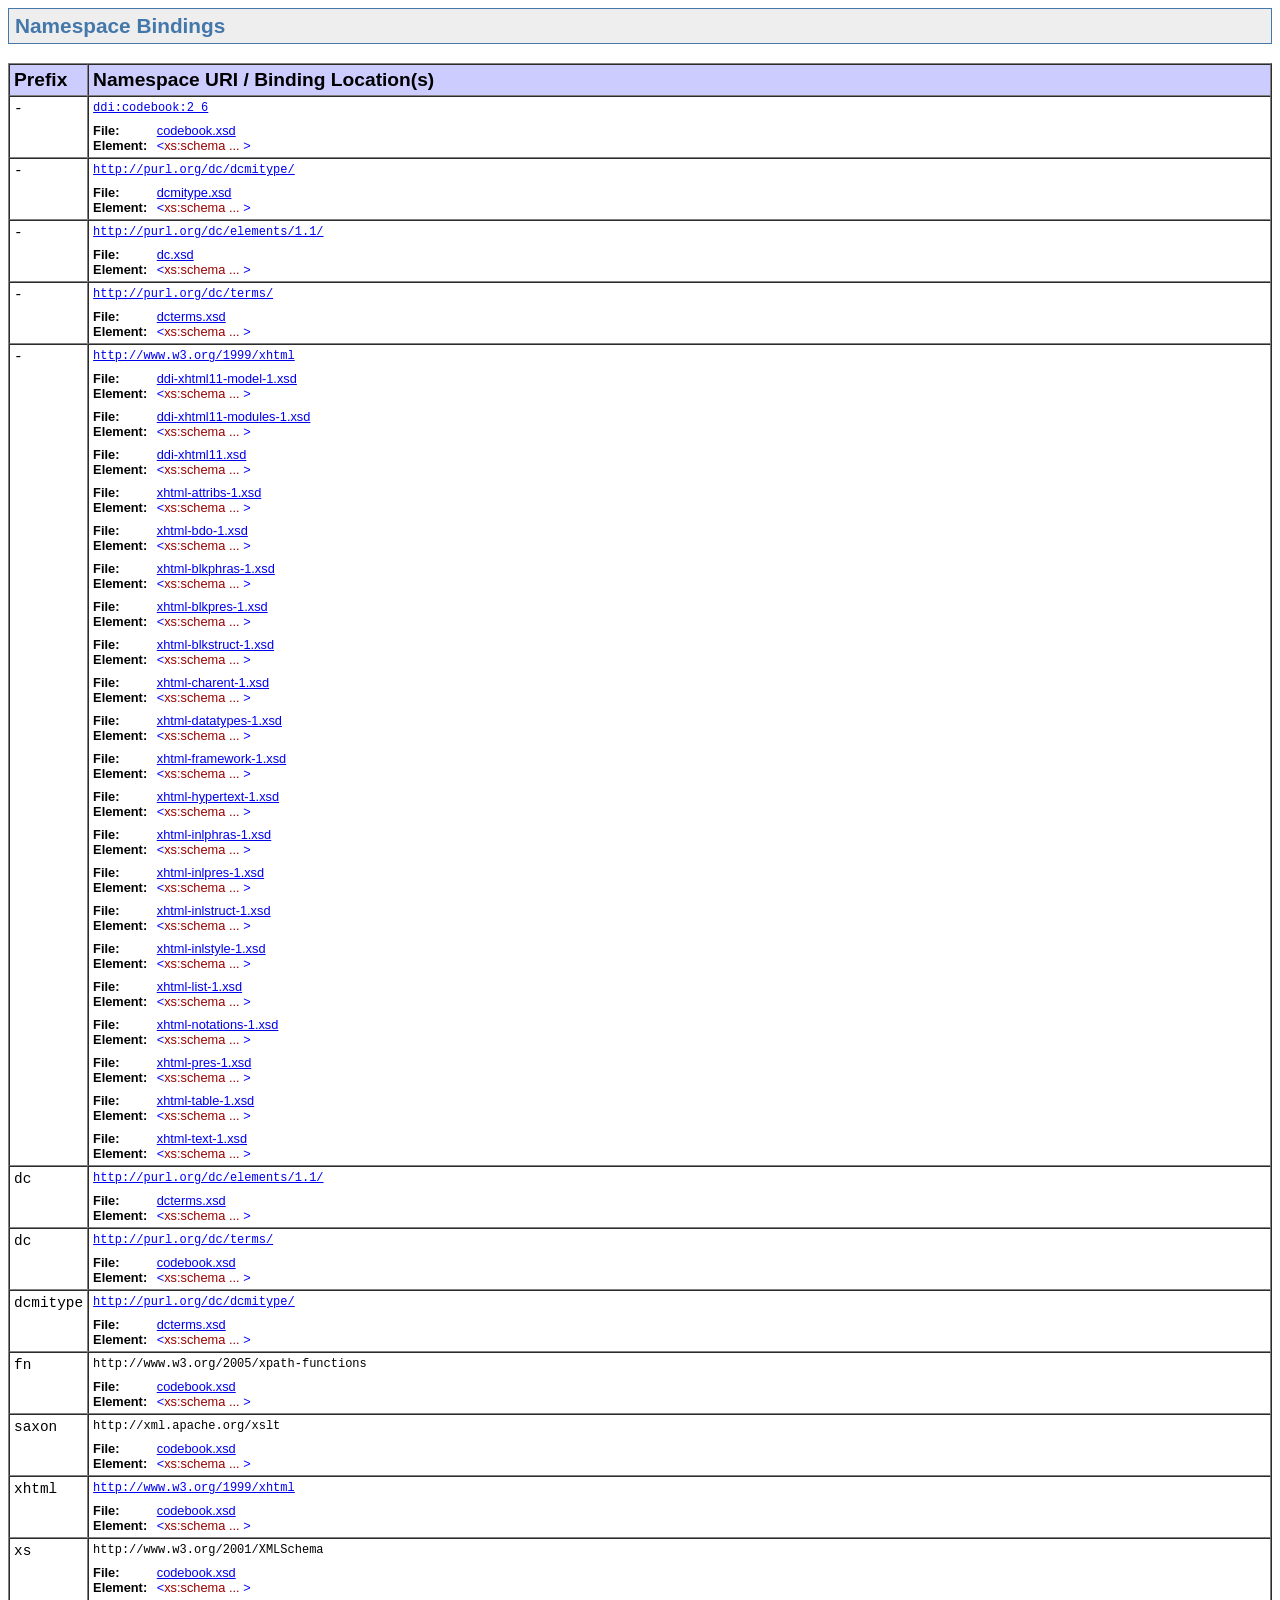
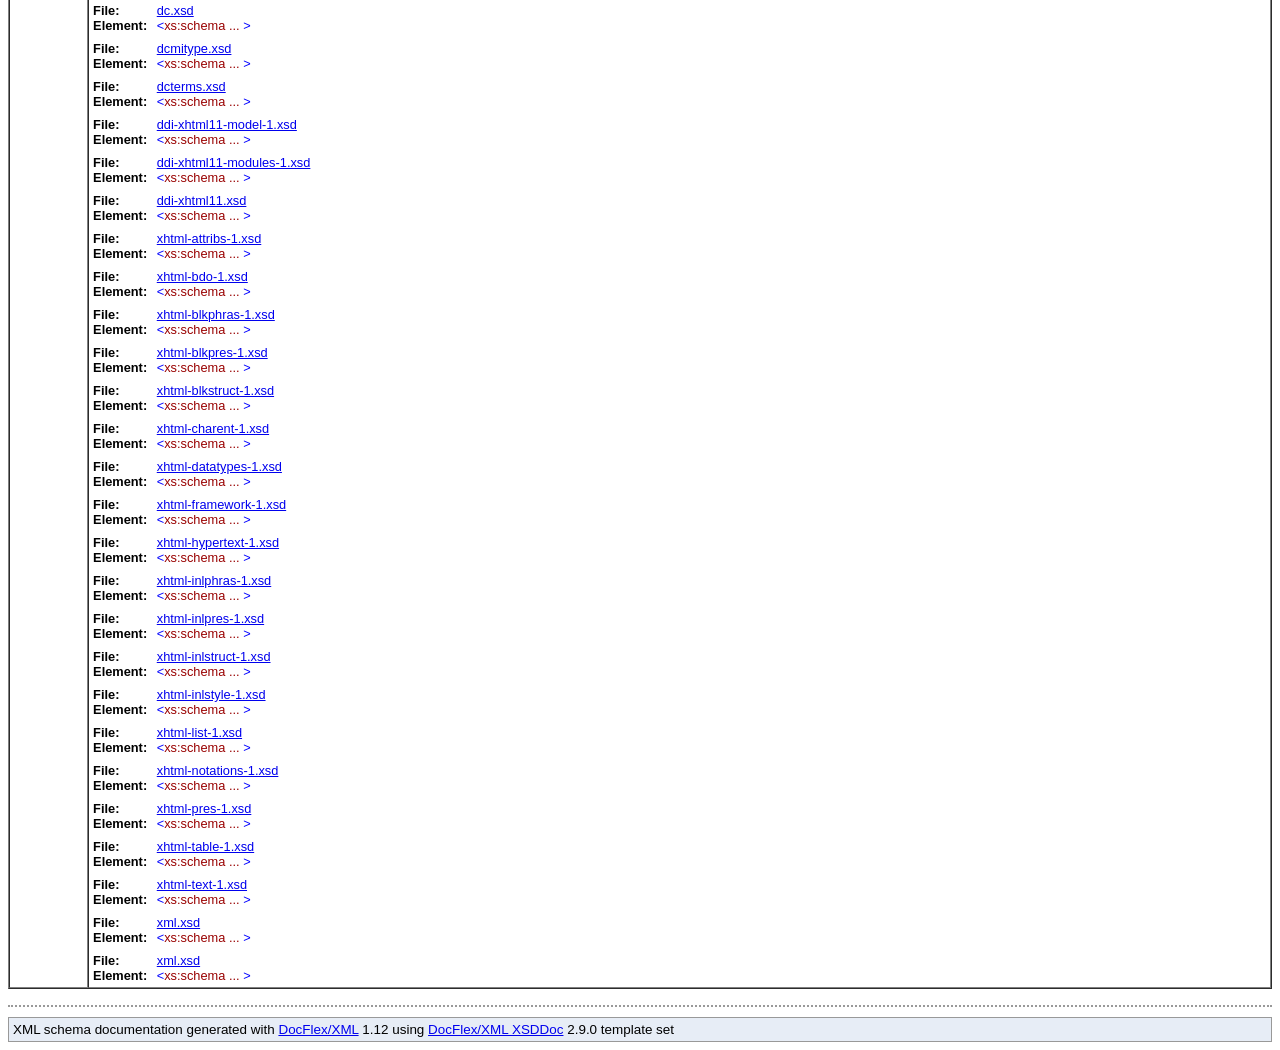
<file: ddi-c_2-6_2026-04-15/field_level_documentation_files/xmlns-bindings.html>
<!DOCTYPE HTML PUBLIC "-//W3C//DTD HTML 4.01 Transitional//EN" "http://www.w3.org/TR/html4/loose.dtd">
<html>
<head>
<!-- Generated by DocFlex/XML 1.12 on Tue Apr 21 09:17:53 BST 2026 -->
<meta http-equiv="Content-Type" content="text/html; charset=UTF-8">
<title>Namespace Bindings | XML Schema Documentation</title>
<link rel="stylesheet" type="text/css" href="stylesheet.css" title="Style">
<script type="text/javascript">
    window.onload = function() {
        parent.document.title="Namespace Bindings | XML Schema Documentation";
    }
</script>
</head>
<body>
<div class="a1A"><span class="a2">Namespace Bindings</span></div>
<div class="a4"></div>
<table width="100%" cellspacing="0" cellpadding="4" border="1">
<tr class="a5">
<td class="aE"><div class="a6">Prefix</div></td>
<td><div class="a6">Namespace URI / Binding Location(s)</div></td>
</tr>
<tr valign="top">
<td><div class="a3C">-</div></td>
<td>
<div class="a74"><span class="a13"><a href="namespaces/ddi_codebook_2_6/namespace-overview.html">ddi:codebook:2_6</a></span></div>
<table cellspacing="0" cellpadding="0" border="0">
<tr>
<td><div class="aA"><span class="aC">File:</span></div></td>
<td><div class="aD"><a href="schemas/codebook_xsd/schema-overview.html">codebook.xsd</a></div></td>
</tr>
<tr>
<td><div class="aA"><span class="aC">Element:</span></div></td>
<td>
<div><a href="schemas/codebook_xsd/schema-overview.html#a2042" class="a7B"><span class="a3D">&lt;</span><span class="a3E">xs:schema</span> <span class="a3E">...</span> <span class="a3D">&gt;</span></a></div>
</td>
</tr>
</table>
</td>
</tr>
<tr valign="top">
<td><div class="a3C">-</div></td>
<td>
<div class="a74"><span class="a13"><a href="namespaces/http_purl_org_dc_dcmitype/namespace-overview.html">http://purl.org/dc/dcmitype/</a></span></div>
<table cellspacing="0" cellpadding="0" border="0">
<tr>
<td><div class="aA"><span class="aC">File:</span></div></td>
<td><div class="aD"><a href="schemas/dcmitype_xsd/schema-overview.html">dcmitype.xsd</a></div></td>
</tr>
<tr>
<td><div class="aA"><span class="aC">Element:</span></div></td>
<td>
<div><a href="schemas/dcmitype_xsd/schema-overview.html#a4" class="a7B"><span class="a3D">&lt;</span><span class="a3E">xs:schema</span> <span class="a3E">...</span> <span class="a3D">&gt;</span></a></div>
</td>
</tr>
</table>
</td>
</tr>
<tr valign="top">
<td><div class="a3C">-</div></td>
<td>
<div class="a74"><span class="a13"><a href="namespaces/http_purl_org_dc_elements_1_1/namespace-overview.html">http://purl.org/dc/elements/1.1/</a></span></div>
<table cellspacing="0" cellpadding="0" border="0">
<tr>
<td><div class="aA"><span class="aC">File:</span></div></td>
<td><div class="aD"><a href="schemas/dc_xsd/schema-overview.html">dc.xsd</a></div></td>
</tr>
<tr>
<td><div class="aA"><span class="aC">Element:</span></div></td>
<td>
<div><a href="schemas/dc_xsd/schema-overview.html#a33" class="a7B"><span class="a3D">&lt;</span><span class="a3E">xs:schema</span> <span class="a3E">...</span> <span class="a3D">&gt;</span></a></div>
</td>
</tr>
</table>
</td>
</tr>
<tr valign="top">
<td><div class="a3C">-</div></td>
<td>
<div class="a74"><span class="a13"><a href="namespaces/http_purl_org_dc_terms/namespace-overview.html">http://purl.org/dc/terms/</a></span></div>
<table cellspacing="0" cellpadding="0" border="0">
<tr>
<td><div class="aA"><span class="aC">File:</span></div></td>
<td><div class="aD"><a href="schemas/dcterms_xsd/schema-overview.html">dcterms.xsd</a></div></td>
</tr>
<tr>
<td><div class="aA"><span class="aC">Element:</span></div></td>
<td>
<div><a href="schemas/dcterms_xsd/schema-overview.html#a107" class="a7B"><span class="a3D">&lt;</span><span class="a3E">xs:schema</span> <span class="a3E">...</span> <span class="a3D">&gt;</span></a></div>
</td>
</tr>
</table>
</td>
</tr>
<tr valign="top">
<td><div class="a3C">-</div></td>
<td>
<div class="a74"><span class="a13"><a href="namespaces/http_www_w3_org_1999_xhtml/namespace-overview.html">http://www.w3.org/1999/xhtml</a></span></div>
<table cellspacing="0" cellpadding="0" border="0">
<tr>
<td><div class="aA"><span class="aC">File:</span></div></td>
<td><div class="aD"><a href="schemas/ddi-xhtml11-model-1_xsd/schema-overview.html">ddi-xhtml11-model-1.xsd</a></div></td>
</tr>
<tr>
<td><div class="aA"><span class="aC">Element:</span></div></td>
<td>
<div><a href="schemas/ddi-xhtml11-model-1_xsd/schema-overview.html#a124" class="a7B"><span class="a3D">&lt;</span><span class="a3E">xs:schema</span> <span class="a3E">...</span> <span class="a3D">&gt;</span></a></div>
</td>
</tr>
<tr>
<td colspan="2" class="a7C"></td>
</tr>
<tr>
<td><div class="aA"><span class="aC">File:</span></div></td>
<td><div class="aD"><a href="schemas/ddi-xhtml11-modules-1_xsd/schema-overview.html">ddi-xhtml11-modules-1.xsd</a></div></td>
</tr>
<tr>
<td><div class="aA"><span class="aC">Element:</span></div></td>
<td>
<div><a href="schemas/ddi-xhtml11-modules-1_xsd/schema-overview.html#a28" class="a7B"><span class="a3D">&lt;</span><span class="a3E">xs:schema</span> <span class="a3E">...</span> <span class="a3D">&gt;</span></a></div>
</td>
</tr>
<tr>
<td colspan="2" class="a7C"></td>
</tr>
<tr>
<td><div class="aA"><span class="aC">File:</span></div></td>
<td><div class="aD"><a href="schemas/ddi-xhtml11_xsd/schema-overview.html">ddi-xhtml11.xsd</a></div></td>
</tr>
<tr>
<td><div class="aA"><span class="aC">Element:</span></div></td>
<td>
<div><a href="schemas/ddi-xhtml11_xsd/schema-overview.html#a11" class="a7B"><span class="a3D">&lt;</span><span class="a3E">xs:schema</span> <span class="a3E">...</span> <span class="a3D">&gt;</span></a></div>
</td>
</tr>
<tr>
<td colspan="2" class="a7C"></td>
</tr>
<tr>
<td><div class="aA"><span class="aC">File:</span></div></td>
<td><div class="aD"><a href="schemas/xhtml-attribs-1_xsd/schema-overview.html">xhtml-attribs-1.xsd</a></div></td>
</tr>
<tr>
<td><div class="aA"><span class="aC">Element:</span></div></td>
<td>
<div><a href="schemas/xhtml-attribs-1_xsd/schema-overview.html#a28" class="a7B"><span class="a3D">&lt;</span><span class="a3E">xs:schema</span> <span class="a3E">...</span> <span class="a3D">&gt;</span></a></div>
</td>
</tr>
<tr>
<td colspan="2" class="a7C"></td>
</tr>
<tr>
<td><div class="aA"><span class="aC">File:</span></div></td>
<td><div class="aD"><a href="schemas/xhtml-bdo-1_xsd/schema-overview.html">xhtml-bdo-1.xsd</a></div></td>
</tr>
<tr>
<td><div class="aA"><span class="aC">Element:</span></div></td>
<td>
<div><a href="schemas/xhtml-bdo-1_xsd/schema-overview.html#a27" class="a7B"><span class="a3D">&lt;</span><span class="a3E">xs:schema</span> <span class="a3E">...</span> <span class="a3D">&gt;</span></a></div>
</td>
</tr>
<tr>
<td colspan="2" class="a7C"></td>
</tr>
<tr>
<td><div class="aA"><span class="aC">File:</span></div></td>
<td><div class="aD"><a href="schemas/xhtml-blkphras-1_xsd/schema-overview.html">xhtml-blkphras-1.xsd</a></div></td>
</tr>
<tr>
<td><div class="aA"><span class="aC">Element:</span></div></td>
<td>
<div><a href="schemas/xhtml-blkphras-1_xsd/schema-overview.html#a70" class="a7B"><span class="a3D">&lt;</span><span class="a3E">xs:schema</span> <span class="a3E">...</span> <span class="a3D">&gt;</span></a></div>
</td>
</tr>
<tr>
<td colspan="2" class="a7C"></td>
</tr>
<tr>
<td><div class="aA"><span class="aC">File:</span></div></td>
<td><div class="aD"><a href="schemas/xhtml-blkpres-1_xsd/schema-overview.html">xhtml-blkpres-1.xsd</a></div></td>
</tr>
<tr>
<td><div class="aA"><span class="aC">Element:</span></div></td>
<td>
<div><a href="schemas/xhtml-blkpres-1_xsd/schema-overview.html#a14" class="a7B"><span class="a3D">&lt;</span><span class="a3E">xs:schema</span> <span class="a3E">...</span> <span class="a3D">&gt;</span></a></div>
</td>
</tr>
<tr>
<td colspan="2" class="a7C"></td>
</tr>
<tr>
<td><div class="aA"><span class="aC">File:</span></div></td>
<td><div class="aD"><a href="schemas/xhtml-blkstruct-1_xsd/schema-overview.html">xhtml-blkstruct-1.xsd</a></div></td>
</tr>
<tr>
<td><div class="aA"><span class="aC">Element:</span></div></td>
<td>
<div><a href="schemas/xhtml-blkstruct-1_xsd/schema-overview.html#a19" class="a7B"><span class="a3D">&lt;</span><span class="a3E">xs:schema</span> <span class="a3E">...</span> <span class="a3D">&gt;</span></a></div>
</td>
</tr>
<tr>
<td colspan="2" class="a7C"></td>
</tr>
<tr>
<td><div class="aA"><span class="aC">File:</span></div></td>
<td><div class="aD"><a href="schemas/xhtml-charent-1_xsd/schema-overview.html">xhtml-charent-1.xsd</a></div></td>
</tr>
<tr>
<td><div class="aA"><span class="aC">Element:</span></div></td>
<td>
<div><a href="schemas/xhtml-charent-1_xsd/schema-overview.html#a3" class="a7B"><span class="a3D">&lt;</span><span class="a3E">xs:schema</span> <span class="a3E">...</span> <span class="a3D">&gt;</span></a></div>
</td>
</tr>
<tr>
<td colspan="2" class="a7C"></td>
</tr>
<tr>
<td><div class="aA"><span class="aC">File:</span></div></td>
<td><div class="aD"><a href="schemas/xhtml-datatypes-1_xsd/schema-overview.html">xhtml-datatypes-1.xsd</a></div></td>
</tr>
<tr>
<td><div class="aA"><span class="aC">Element:</span></div></td>
<td>
<div><a href="schemas/xhtml-datatypes-1_xsd/schema-overview.html#a26" class="a7B"><span class="a3D">&lt;</span><span class="a3E">xs:schema</span> <span class="a3E">...</span> <span class="a3D">&gt;</span></a></div>
</td>
</tr>
<tr>
<td colspan="2" class="a7C"></td>
</tr>
<tr>
<td><div class="aA"><span class="aC">File:</span></div></td>
<td><div class="aD"><a href="schemas/xhtml-framework-1_xsd/schema-overview.html">xhtml-framework-1.xsd</a></div></td>
</tr>
<tr>
<td><div class="aA"><span class="aC">Element:</span></div></td>
<td>
<div><a href="schemas/xhtml-framework-1_xsd/schema-overview.html#a15" class="a7B"><span class="a3D">&lt;</span><span class="a3E">xs:schema</span> <span class="a3E">...</span> <span class="a3D">&gt;</span></a></div>
</td>
</tr>
<tr>
<td colspan="2" class="a7C"></td>
</tr>
<tr>
<td><div class="aA"><span class="aC">File:</span></div></td>
<td><div class="aD"><a href="schemas/xhtml-hypertext-1_xsd/schema-overview.html">xhtml-hypertext-1.xsd</a></div></td>
</tr>
<tr>
<td><div class="aA"><span class="aC">Element:</span></div></td>
<td>
<div><a href="schemas/xhtml-hypertext-1_xsd/schema-overview.html#a22" class="a7B"><span class="a3D">&lt;</span><span class="a3E">xs:schema</span> <span class="a3E">...</span> <span class="a3D">&gt;</span></a></div>
</td>
</tr>
<tr>
<td colspan="2" class="a7C"></td>
</tr>
<tr>
<td><div class="aA"><span class="aC">File:</span></div></td>
<td><div class="aD"><a href="schemas/xhtml-inlphras-1_xsd/schema-overview.html">xhtml-inlphras-1.xsd</a></div></td>
</tr>
<tr>
<td><div class="aA"><span class="aC">Element:</span></div></td>
<td>
<div><a href="schemas/xhtml-inlphras-1_xsd/schema-overview.html#a76" class="a7B"><span class="a3D">&lt;</span><span class="a3E">xs:schema</span> <span class="a3E">...</span> <span class="a3D">&gt;</span></a></div>
</td>
</tr>
<tr>
<td colspan="2" class="a7C"></td>
</tr>
<tr>
<td><div class="aA"><span class="aC">File:</span></div></td>
<td><div class="aD"><a href="schemas/xhtml-inlpres-1_xsd/schema-overview.html">xhtml-inlpres-1.xsd</a></div></td>
</tr>
<tr>
<td><div class="aA"><span class="aC">Element:</span></div></td>
<td>
<div><a href="schemas/xhtml-inlpres-1_xsd/schema-overview.html#a21" class="a7B"><span class="a3D">&lt;</span><span class="a3E">xs:schema</span> <span class="a3E">...</span> <span class="a3D">&gt;</span></a></div>
</td>
</tr>
<tr>
<td colspan="2" class="a7C"></td>
</tr>
<tr>
<td><div class="aA"><span class="aC">File:</span></div></td>
<td><div class="aD"><a href="schemas/xhtml-inlstruct-1_xsd/schema-overview.html">xhtml-inlstruct-1.xsd</a></div></td>
</tr>
<tr>
<td><div class="aA"><span class="aC">Element:</span></div></td>
<td>
<div><a href="schemas/xhtml-inlstruct-1_xsd/schema-overview.html#a20" class="a7B"><span class="a3D">&lt;</span><span class="a3E">xs:schema</span> <span class="a3E">...</span> <span class="a3D">&gt;</span></a></div>
</td>
</tr>
<tr>
<td colspan="2" class="a7C"></td>
</tr>
<tr>
<td><div class="aA"><span class="aC">File:</span></div></td>
<td><div class="aD"><a href="schemas/xhtml-inlstyle-1_xsd/schema-overview.html">xhtml-inlstyle-1.xsd</a></div></td>
</tr>
<tr>
<td><div class="aA"><span class="aC">Element:</span></div></td>
<td>
<div><a href="schemas/xhtml-inlstyle-1_xsd/schema-overview.html#a7" class="a7B"><span class="a3D">&lt;</span><span class="a3E">xs:schema</span> <span class="a3E">...</span> <span class="a3D">&gt;</span></a></div>
</td>
</tr>
<tr>
<td colspan="2" class="a7C"></td>
</tr>
<tr>
<td><div class="aA"><span class="aC">File:</span></div></td>
<td><div class="aD"><a href="schemas/xhtml-list-1_xsd/schema-overview.html">xhtml-list-1.xsd</a></div></td>
</tr>
<tr>
<td><div class="aA"><span class="aC">Element:</span></div></td>
<td>
<div><a href="schemas/xhtml-list-1_xsd/schema-overview.html#a45" class="a7B"><span class="a3D">&lt;</span><span class="a3E">xs:schema</span> <span class="a3E">...</span> <span class="a3D">&gt;</span></a></div>
</td>
</tr>
<tr>
<td colspan="2" class="a7C"></td>
</tr>
<tr>
<td><div class="aA"><span class="aC">File:</span></div></td>
<td><div class="aD"><a href="schemas/xhtml-notations-1_xsd/schema-overview.html">xhtml-notations-1.xsd</a></div></td>
</tr>
<tr>
<td><div class="aA"><span class="aC">Element:</span></div></td>
<td>
<div><a href="schemas/xhtml-notations-1_xsd/schema-overview.html#a5" class="a7B"><span class="a3D">&lt;</span><span class="a3E">xs:schema</span> <span class="a3E">...</span> <span class="a3D">&gt;</span></a></div>
</td>
</tr>
<tr>
<td colspan="2" class="a7C"></td>
</tr>
<tr>
<td><div class="aA"><span class="aC">File:</span></div></td>
<td><div class="aD"><a href="schemas/xhtml-pres-1_xsd/schema-overview.html">xhtml-pres-1.xsd</a></div></td>
</tr>
<tr>
<td><div class="aA"><span class="aC">Element:</span></div></td>
<td>
<div><a href="schemas/xhtml-pres-1_xsd/schema-overview.html#a9" class="a7B"><span class="a3D">&lt;</span><span class="a3E">xs:schema</span> <span class="a3E">...</span> <span class="a3D">&gt;</span></a></div>
</td>
</tr>
<tr>
<td colspan="2" class="a7C"></td>
</tr>
<tr>
<td><div class="aA"><span class="aC">File:</span></div></td>
<td><div class="aD"><a href="schemas/xhtml-table-1_xsd/schema-overview.html">xhtml-table-1.xsd</a></div></td>
</tr>
<tr>
<td><div class="aA"><span class="aC">Element:</span></div></td>
<td>
<div><a href="schemas/xhtml-table-1_xsd/schema-overview.html#a111" class="a7B"><span class="a3D">&lt;</span><span class="a3E">xs:schema</span> <span class="a3E">...</span> <span class="a3D">&gt;</span></a></div>
</td>
</tr>
<tr>
<td colspan="2" class="a7C"></td>
</tr>
<tr>
<td><div class="aA"><span class="aC">File:</span></div></td>
<td><div class="aD"><a href="schemas/xhtml-text-1_xsd/schema-overview.html">xhtml-text-1.xsd</a></div></td>
</tr>
<tr>
<td><div class="aA"><span class="aC">Element:</span></div></td>
<td>
<div><a href="schemas/xhtml-text-1_xsd/schema-overview.html#a12" class="a7B"><span class="a3D">&lt;</span><span class="a3E">xs:schema</span> <span class="a3E">...</span> <span class="a3D">&gt;</span></a></div>
</td>
</tr>
</table>
</td>
</tr>
<tr valign="top">
<td class="a41"><div class="a3C">dc</div></td>
<td>
<div class="a74"><span class="a13"><a href="namespaces/http_purl_org_dc_elements_1_1/namespace-overview.html">http://purl.org/dc/elements/1.1/</a></span></div>
<table cellspacing="0" cellpadding="0" border="0">
<tr>
<td><div class="aA"><span class="aC">File:</span></div></td>
<td><div class="aD"><a href="schemas/dcterms_xsd/schema-overview.html">dcterms.xsd</a></div></td>
</tr>
<tr>
<td><div class="aA"><span class="aC">Element:</span></div></td>
<td>
<div><a href="schemas/dcterms_xsd/schema-overview.html#a107" class="a7B"><span class="a3D">&lt;</span><span class="a3E">xs:schema</span> <span class="a3E">...</span> <span class="a3D">&gt;</span></a></div>
</td>
</tr>
</table>
</td>
</tr>
<tr valign="top">
<td class="a41"><div class="a3C">dc</div></td>
<td>
<div class="a74"><span class="a13"><a href="namespaces/http_purl_org_dc_terms/namespace-overview.html">http://purl.org/dc/terms/</a></span></div>
<table cellspacing="0" cellpadding="0" border="0">
<tr>
<td><div class="aA"><span class="aC">File:</span></div></td>
<td><div class="aD"><a href="schemas/codebook_xsd/schema-overview.html">codebook.xsd</a></div></td>
</tr>
<tr>
<td><div class="aA"><span class="aC">Element:</span></div></td>
<td>
<div><a href="schemas/codebook_xsd/schema-overview.html#a2042" class="a7B"><span class="a3D">&lt;</span><span class="a3E">xs:schema</span> <span class="a3E">...</span> <span class="a3D">&gt;</span></a></div>
</td>
</tr>
</table>
</td>
</tr>
<tr valign="top">
<td class="a41"><div class="a3C">dcmitype</div></td>
<td>
<div class="a74"><span class="a13"><a href="namespaces/http_purl_org_dc_dcmitype/namespace-overview.html">http://purl.org/dc/dcmitype/</a></span></div>
<table cellspacing="0" cellpadding="0" border="0">
<tr>
<td><div class="aA"><span class="aC">File:</span></div></td>
<td><div class="aD"><a href="schemas/dcterms_xsd/schema-overview.html">dcterms.xsd</a></div></td>
</tr>
<tr>
<td><div class="aA"><span class="aC">Element:</span></div></td>
<td>
<div><a href="schemas/dcterms_xsd/schema-overview.html#a107" class="a7B"><span class="a3D">&lt;</span><span class="a3E">xs:schema</span> <span class="a3E">...</span> <span class="a3D">&gt;</span></a></div>
</td>
</tr>
</table>
</td>
</tr>
<tr valign="top">
<td class="a41"><div class="a3C">fn</div></td>
<td>
<div class="a74"><span class="a13">http://www.w3.org/2005/xpath-functions</span></div>
<table cellspacing="0" cellpadding="0" border="0">
<tr>
<td><div class="aA"><span class="aC">File:</span></div></td>
<td><div class="aD"><a href="schemas/codebook_xsd/schema-overview.html">codebook.xsd</a></div></td>
</tr>
<tr>
<td><div class="aA"><span class="aC">Element:</span></div></td>
<td>
<div><a href="schemas/codebook_xsd/schema-overview.html#a2042" class="a7B"><span class="a3D">&lt;</span><span class="a3E">xs:schema</span> <span class="a3E">...</span> <span class="a3D">&gt;</span></a></div>
</td>
</tr>
</table>
</td>
</tr>
<tr valign="top">
<td class="a41"><div class="a3C">saxon</div></td>
<td>
<div class="a74"><span class="a13">http://xml.apache.org/xslt</span></div>
<table cellspacing="0" cellpadding="0" border="0">
<tr>
<td><div class="aA"><span class="aC">File:</span></div></td>
<td><div class="aD"><a href="schemas/codebook_xsd/schema-overview.html">codebook.xsd</a></div></td>
</tr>
<tr>
<td><div class="aA"><span class="aC">Element:</span></div></td>
<td>
<div><a href="schemas/codebook_xsd/schema-overview.html#a2042" class="a7B"><span class="a3D">&lt;</span><span class="a3E">xs:schema</span> <span class="a3E">...</span> <span class="a3D">&gt;</span></a></div>
</td>
</tr>
</table>
</td>
</tr>
<tr valign="top">
<td class="a41"><div class="a3C">xhtml</div></td>
<td>
<div class="a74"><span class="a13"><a href="namespaces/http_www_w3_org_1999_xhtml/namespace-overview.html">http://www.w3.org/1999/xhtml</a></span></div>
<table cellspacing="0" cellpadding="0" border="0">
<tr>
<td><div class="aA"><span class="aC">File:</span></div></td>
<td><div class="aD"><a href="schemas/codebook_xsd/schema-overview.html">codebook.xsd</a></div></td>
</tr>
<tr>
<td><div class="aA"><span class="aC">Element:</span></div></td>
<td>
<div><a href="schemas/codebook_xsd/schema-overview.html#a2042" class="a7B"><span class="a3D">&lt;</span><span class="a3E">xs:schema</span> <span class="a3E">...</span> <span class="a3D">&gt;</span></a></div>
</td>
</tr>
</table>
</td>
</tr>
<tr valign="top">
<td class="a41"><div class="a3C">xs</div></td>
<td>
<div class="a74"><span class="a13">http://www.w3.org/2001/XMLSchema</span></div>
<table cellspacing="0" cellpadding="0" border="0">
<tr>
<td><div class="aA"><span class="aC">File:</span></div></td>
<td><div class="aD"><a href="schemas/codebook_xsd/schema-overview.html">codebook.xsd</a></div></td>
</tr>
<tr>
<td><div class="aA"><span class="aC">Element:</span></div></td>
<td>
<div><a href="schemas/codebook_xsd/schema-overview.html#a2042" class="a7B"><span class="a3D">&lt;</span><span class="a3E">xs:schema</span> <span class="a3E">...</span> <span class="a3D">&gt;</span></a></div>
</td>
</tr>
<tr>
<td colspan="2" class="a7C"></td>
</tr>
<tr>
<td><div class="aA"><span class="aC">File:</span></div></td>
<td><div class="aD"><a href="schemas/dc_xsd/schema-overview.html">dc.xsd</a></div></td>
</tr>
<tr>
<td><div class="aA"><span class="aC">Element:</span></div></td>
<td>
<div><a href="schemas/dc_xsd/schema-overview.html#a33" class="a7B"><span class="a3D">&lt;</span><span class="a3E">xs:schema</span> <span class="a3E">...</span> <span class="a3D">&gt;</span></a></div>
</td>
</tr>
<tr>
<td colspan="2" class="a7C"></td>
</tr>
<tr>
<td><div class="aA"><span class="aC">File:</span></div></td>
<td><div class="aD"><a href="schemas/dcmitype_xsd/schema-overview.html">dcmitype.xsd</a></div></td>
</tr>
<tr>
<td><div class="aA"><span class="aC">Element:</span></div></td>
<td>
<div><a href="schemas/dcmitype_xsd/schema-overview.html#a4" class="a7B"><span class="a3D">&lt;</span><span class="a3E">xs:schema</span> <span class="a3E">...</span> <span class="a3D">&gt;</span></a></div>
</td>
</tr>
<tr>
<td colspan="2" class="a7C"></td>
</tr>
<tr>
<td><div class="aA"><span class="aC">File:</span></div></td>
<td><div class="aD"><a href="schemas/dcterms_xsd/schema-overview.html">dcterms.xsd</a></div></td>
</tr>
<tr>
<td><div class="aA"><span class="aC">Element:</span></div></td>
<td>
<div><a href="schemas/dcterms_xsd/schema-overview.html#a107" class="a7B"><span class="a3D">&lt;</span><span class="a3E">xs:schema</span> <span class="a3E">...</span> <span class="a3D">&gt;</span></a></div>
</td>
</tr>
<tr>
<td colspan="2" class="a7C"></td>
</tr>
<tr>
<td><div class="aA"><span class="aC">File:</span></div></td>
<td><div class="aD"><a href="schemas/ddi-xhtml11-model-1_xsd/schema-overview.html">ddi-xhtml11-model-1.xsd</a></div></td>
</tr>
<tr>
<td><div class="aA"><span class="aC">Element:</span></div></td>
<td>
<div><a href="schemas/ddi-xhtml11-model-1_xsd/schema-overview.html#a124" class="a7B"><span class="a3D">&lt;</span><span class="a3E">xs:schema</span> <span class="a3E">...</span> <span class="a3D">&gt;</span></a></div>
</td>
</tr>
<tr>
<td colspan="2" class="a7C"></td>
</tr>
<tr>
<td><div class="aA"><span class="aC">File:</span></div></td>
<td><div class="aD"><a href="schemas/ddi-xhtml11-modules-1_xsd/schema-overview.html">ddi-xhtml11-modules-1.xsd</a></div></td>
</tr>
<tr>
<td><div class="aA"><span class="aC">Element:</span></div></td>
<td>
<div><a href="schemas/ddi-xhtml11-modules-1_xsd/schema-overview.html#a28" class="a7B"><span class="a3D">&lt;</span><span class="a3E">xs:schema</span> <span class="a3E">...</span> <span class="a3D">&gt;</span></a></div>
</td>
</tr>
<tr>
<td colspan="2" class="a7C"></td>
</tr>
<tr>
<td><div class="aA"><span class="aC">File:</span></div></td>
<td><div class="aD"><a href="schemas/ddi-xhtml11_xsd/schema-overview.html">ddi-xhtml11.xsd</a></div></td>
</tr>
<tr>
<td><div class="aA"><span class="aC">Element:</span></div></td>
<td>
<div><a href="schemas/ddi-xhtml11_xsd/schema-overview.html#a11" class="a7B"><span class="a3D">&lt;</span><span class="a3E">xs:schema</span> <span class="a3E">...</span> <span class="a3D">&gt;</span></a></div>
</td>
</tr>
<tr>
<td colspan="2" class="a7C"></td>
</tr>
<tr>
<td><div class="aA"><span class="aC">File:</span></div></td>
<td><div class="aD"><a href="schemas/xhtml-attribs-1_xsd/schema-overview.html">xhtml-attribs-1.xsd</a></div></td>
</tr>
<tr>
<td><div class="aA"><span class="aC">Element:</span></div></td>
<td>
<div><a href="schemas/xhtml-attribs-1_xsd/schema-overview.html#a28" class="a7B"><span class="a3D">&lt;</span><span class="a3E">xs:schema</span> <span class="a3E">...</span> <span class="a3D">&gt;</span></a></div>
</td>
</tr>
<tr>
<td colspan="2" class="a7C"></td>
</tr>
<tr>
<td><div class="aA"><span class="aC">File:</span></div></td>
<td><div class="aD"><a href="schemas/xhtml-bdo-1_xsd/schema-overview.html">xhtml-bdo-1.xsd</a></div></td>
</tr>
<tr>
<td><div class="aA"><span class="aC">Element:</span></div></td>
<td>
<div><a href="schemas/xhtml-bdo-1_xsd/schema-overview.html#a27" class="a7B"><span class="a3D">&lt;</span><span class="a3E">xs:schema</span> <span class="a3E">...</span> <span class="a3D">&gt;</span></a></div>
</td>
</tr>
<tr>
<td colspan="2" class="a7C"></td>
</tr>
<tr>
<td><div class="aA"><span class="aC">File:</span></div></td>
<td><div class="aD"><a href="schemas/xhtml-blkphras-1_xsd/schema-overview.html">xhtml-blkphras-1.xsd</a></div></td>
</tr>
<tr>
<td><div class="aA"><span class="aC">Element:</span></div></td>
<td>
<div><a href="schemas/xhtml-blkphras-1_xsd/schema-overview.html#a70" class="a7B"><span class="a3D">&lt;</span><span class="a3E">xs:schema</span> <span class="a3E">...</span> <span class="a3D">&gt;</span></a></div>
</td>
</tr>
<tr>
<td colspan="2" class="a7C"></td>
</tr>
<tr>
<td><div class="aA"><span class="aC">File:</span></div></td>
<td><div class="aD"><a href="schemas/xhtml-blkpres-1_xsd/schema-overview.html">xhtml-blkpres-1.xsd</a></div></td>
</tr>
<tr>
<td><div class="aA"><span class="aC">Element:</span></div></td>
<td>
<div><a href="schemas/xhtml-blkpres-1_xsd/schema-overview.html#a14" class="a7B"><span class="a3D">&lt;</span><span class="a3E">xs:schema</span> <span class="a3E">...</span> <span class="a3D">&gt;</span></a></div>
</td>
</tr>
<tr>
<td colspan="2" class="a7C"></td>
</tr>
<tr>
<td><div class="aA"><span class="aC">File:</span></div></td>
<td><div class="aD"><a href="schemas/xhtml-blkstruct-1_xsd/schema-overview.html">xhtml-blkstruct-1.xsd</a></div></td>
</tr>
<tr>
<td><div class="aA"><span class="aC">Element:</span></div></td>
<td>
<div><a href="schemas/xhtml-blkstruct-1_xsd/schema-overview.html#a19" class="a7B"><span class="a3D">&lt;</span><span class="a3E">xs:schema</span> <span class="a3E">...</span> <span class="a3D">&gt;</span></a></div>
</td>
</tr>
<tr>
<td colspan="2" class="a7C"></td>
</tr>
<tr>
<td><div class="aA"><span class="aC">File:</span></div></td>
<td><div class="aD"><a href="schemas/xhtml-charent-1_xsd/schema-overview.html">xhtml-charent-1.xsd</a></div></td>
</tr>
<tr>
<td><div class="aA"><span class="aC">Element:</span></div></td>
<td>
<div><a href="schemas/xhtml-charent-1_xsd/schema-overview.html#a3" class="a7B"><span class="a3D">&lt;</span><span class="a3E">xs:schema</span> <span class="a3E">...</span> <span class="a3D">&gt;</span></a></div>
</td>
</tr>
<tr>
<td colspan="2" class="a7C"></td>
</tr>
<tr>
<td><div class="aA"><span class="aC">File:</span></div></td>
<td><div class="aD"><a href="schemas/xhtml-datatypes-1_xsd/schema-overview.html">xhtml-datatypes-1.xsd</a></div></td>
</tr>
<tr>
<td><div class="aA"><span class="aC">Element:</span></div></td>
<td>
<div><a href="schemas/xhtml-datatypes-1_xsd/schema-overview.html#a26" class="a7B"><span class="a3D">&lt;</span><span class="a3E">xs:schema</span> <span class="a3E">...</span> <span class="a3D">&gt;</span></a></div>
</td>
</tr>
<tr>
<td colspan="2" class="a7C"></td>
</tr>
<tr>
<td><div class="aA"><span class="aC">File:</span></div></td>
<td><div class="aD"><a href="schemas/xhtml-framework-1_xsd/schema-overview.html">xhtml-framework-1.xsd</a></div></td>
</tr>
<tr>
<td><div class="aA"><span class="aC">Element:</span></div></td>
<td>
<div><a href="schemas/xhtml-framework-1_xsd/schema-overview.html#a15" class="a7B"><span class="a3D">&lt;</span><span class="a3E">xs:schema</span> <span class="a3E">...</span> <span class="a3D">&gt;</span></a></div>
</td>
</tr>
<tr>
<td colspan="2" class="a7C"></td>
</tr>
<tr>
<td><div class="aA"><span class="aC">File:</span></div></td>
<td><div class="aD"><a href="schemas/xhtml-hypertext-1_xsd/schema-overview.html">xhtml-hypertext-1.xsd</a></div></td>
</tr>
<tr>
<td><div class="aA"><span class="aC">Element:</span></div></td>
<td>
<div><a href="schemas/xhtml-hypertext-1_xsd/schema-overview.html#a22" class="a7B"><span class="a3D">&lt;</span><span class="a3E">xs:schema</span> <span class="a3E">...</span> <span class="a3D">&gt;</span></a></div>
</td>
</tr>
<tr>
<td colspan="2" class="a7C"></td>
</tr>
<tr>
<td><div class="aA"><span class="aC">File:</span></div></td>
<td><div class="aD"><a href="schemas/xhtml-inlphras-1_xsd/schema-overview.html">xhtml-inlphras-1.xsd</a></div></td>
</tr>
<tr>
<td><div class="aA"><span class="aC">Element:</span></div></td>
<td>
<div><a href="schemas/xhtml-inlphras-1_xsd/schema-overview.html#a76" class="a7B"><span class="a3D">&lt;</span><span class="a3E">xs:schema</span> <span class="a3E">...</span> <span class="a3D">&gt;</span></a></div>
</td>
</tr>
<tr>
<td colspan="2" class="a7C"></td>
</tr>
<tr>
<td><div class="aA"><span class="aC">File:</span></div></td>
<td><div class="aD"><a href="schemas/xhtml-inlpres-1_xsd/schema-overview.html">xhtml-inlpres-1.xsd</a></div></td>
</tr>
<tr>
<td><div class="aA"><span class="aC">Element:</span></div></td>
<td>
<div><a href="schemas/xhtml-inlpres-1_xsd/schema-overview.html#a21" class="a7B"><span class="a3D">&lt;</span><span class="a3E">xs:schema</span> <span class="a3E">...</span> <span class="a3D">&gt;</span></a></div>
</td>
</tr>
<tr>
<td colspan="2" class="a7C"></td>
</tr>
<tr>
<td><div class="aA"><span class="aC">File:</span></div></td>
<td><div class="aD"><a href="schemas/xhtml-inlstruct-1_xsd/schema-overview.html">xhtml-inlstruct-1.xsd</a></div></td>
</tr>
<tr>
<td><div class="aA"><span class="aC">Element:</span></div></td>
<td>
<div><a href="schemas/xhtml-inlstruct-1_xsd/schema-overview.html#a20" class="a7B"><span class="a3D">&lt;</span><span class="a3E">xs:schema</span> <span class="a3E">...</span> <span class="a3D">&gt;</span></a></div>
</td>
</tr>
<tr>
<td colspan="2" class="a7C"></td>
</tr>
<tr>
<td><div class="aA"><span class="aC">File:</span></div></td>
<td><div class="aD"><a href="schemas/xhtml-inlstyle-1_xsd/schema-overview.html">xhtml-inlstyle-1.xsd</a></div></td>
</tr>
<tr>
<td><div class="aA"><span class="aC">Element:</span></div></td>
<td>
<div><a href="schemas/xhtml-inlstyle-1_xsd/schema-overview.html#a7" class="a7B"><span class="a3D">&lt;</span><span class="a3E">xs:schema</span> <span class="a3E">...</span> <span class="a3D">&gt;</span></a></div>
</td>
</tr>
<tr>
<td colspan="2" class="a7C"></td>
</tr>
<tr>
<td><div class="aA"><span class="aC">File:</span></div></td>
<td><div class="aD"><a href="schemas/xhtml-list-1_xsd/schema-overview.html">xhtml-list-1.xsd</a></div></td>
</tr>
<tr>
<td><div class="aA"><span class="aC">Element:</span></div></td>
<td>
<div><a href="schemas/xhtml-list-1_xsd/schema-overview.html#a45" class="a7B"><span class="a3D">&lt;</span><span class="a3E">xs:schema</span> <span class="a3E">...</span> <span class="a3D">&gt;</span></a></div>
</td>
</tr>
<tr>
<td colspan="2" class="a7C"></td>
</tr>
<tr>
<td><div class="aA"><span class="aC">File:</span></div></td>
<td><div class="aD"><a href="schemas/xhtml-notations-1_xsd/schema-overview.html">xhtml-notations-1.xsd</a></div></td>
</tr>
<tr>
<td><div class="aA"><span class="aC">Element:</span></div></td>
<td>
<div><a href="schemas/xhtml-notations-1_xsd/schema-overview.html#a5" class="a7B"><span class="a3D">&lt;</span><span class="a3E">xs:schema</span> <span class="a3E">...</span> <span class="a3D">&gt;</span></a></div>
</td>
</tr>
<tr>
<td colspan="2" class="a7C"></td>
</tr>
<tr>
<td><div class="aA"><span class="aC">File:</span></div></td>
<td><div class="aD"><a href="schemas/xhtml-pres-1_xsd/schema-overview.html">xhtml-pres-1.xsd</a></div></td>
</tr>
<tr>
<td><div class="aA"><span class="aC">Element:</span></div></td>
<td>
<div><a href="schemas/xhtml-pres-1_xsd/schema-overview.html#a9" class="a7B"><span class="a3D">&lt;</span><span class="a3E">xs:schema</span> <span class="a3E">...</span> <span class="a3D">&gt;</span></a></div>
</td>
</tr>
<tr>
<td colspan="2" class="a7C"></td>
</tr>
<tr>
<td><div class="aA"><span class="aC">File:</span></div></td>
<td><div class="aD"><a href="schemas/xhtml-table-1_xsd/schema-overview.html">xhtml-table-1.xsd</a></div></td>
</tr>
<tr>
<td><div class="aA"><span class="aC">Element:</span></div></td>
<td>
<div><a href="schemas/xhtml-table-1_xsd/schema-overview.html#a111" class="a7B"><span class="a3D">&lt;</span><span class="a3E">xs:schema</span> <span class="a3E">...</span> <span class="a3D">&gt;</span></a></div>
</td>
</tr>
<tr>
<td colspan="2" class="a7C"></td>
</tr>
<tr>
<td><div class="aA"><span class="aC">File:</span></div></td>
<td><div class="aD"><a href="schemas/xhtml-text-1_xsd/schema-overview.html">xhtml-text-1.xsd</a></div></td>
</tr>
<tr>
<td><div class="aA"><span class="aC">Element:</span></div></td>
<td>
<div><a href="schemas/xhtml-text-1_xsd/schema-overview.html#a12" class="a7B"><span class="a3D">&lt;</span><span class="a3E">xs:schema</span> <span class="a3E">...</span> <span class="a3D">&gt;</span></a></div>
</td>
</tr>
<tr>
<td colspan="2" class="a7C"></td>
</tr>
<tr>
<td><div class="aA"><span class="aC">File:</span></div></td>
<td><div class="aD"><a href="schemas/xml_xsd/schema-overview.html">xml.xsd</a></div></td>
</tr>
<tr>
<td><div class="aA"><span class="aC">Element:</span></div></td>
<td>
<div><a href="schemas/xml_xsd/schema-overview.html#a16" class="a7B"><span class="a3D">&lt;</span><span class="a3E">xs:schema</span> <span class="a3E">...</span> <span class="a3D">&gt;</span></a></div>
</td>
</tr>
<tr>
<td colspan="2" class="a7C"></td>
</tr>
<tr>
<td><div class="aA"><span class="aC">File:</span></div></td>
<td><div class="aD"><a href="schemas/xml_xsd_1/schema-overview.html">xml.xsd</a></div></td>
</tr>
<tr>
<td><div class="aA"><span class="aC">Element:</span></div></td>
<td>
<div><a href="schemas/xml_xsd_1/schema-overview.html#a16" class="a7B"><span class="a3D">&lt;</span><span class="a3E">xs:schema</span> <span class="a3E">...</span> <span class="a3D">&gt;</span></a></div>
</td>
</tr>
</table>
</td>
</tr>
</table>
<div class="a17"><hr class="a16"></div>
<table width="100%" cellspacing="0" cellpadding="4" border="0" class="a18">
<tr>
<td><div class="a19">XML schema documentation generated with <a href="http://www.filigris.com/docflex-xml/" target="_blank">DocFlex/XML</a> 1.12 using <a href="http://www.filigris.com/docflex-xml/xsddoc/" target="_blank">DocFlex/XML XSDDoc</a> 2.9.0 template set</div></td>
</tr>
</table>
</body>
</html>
</file>
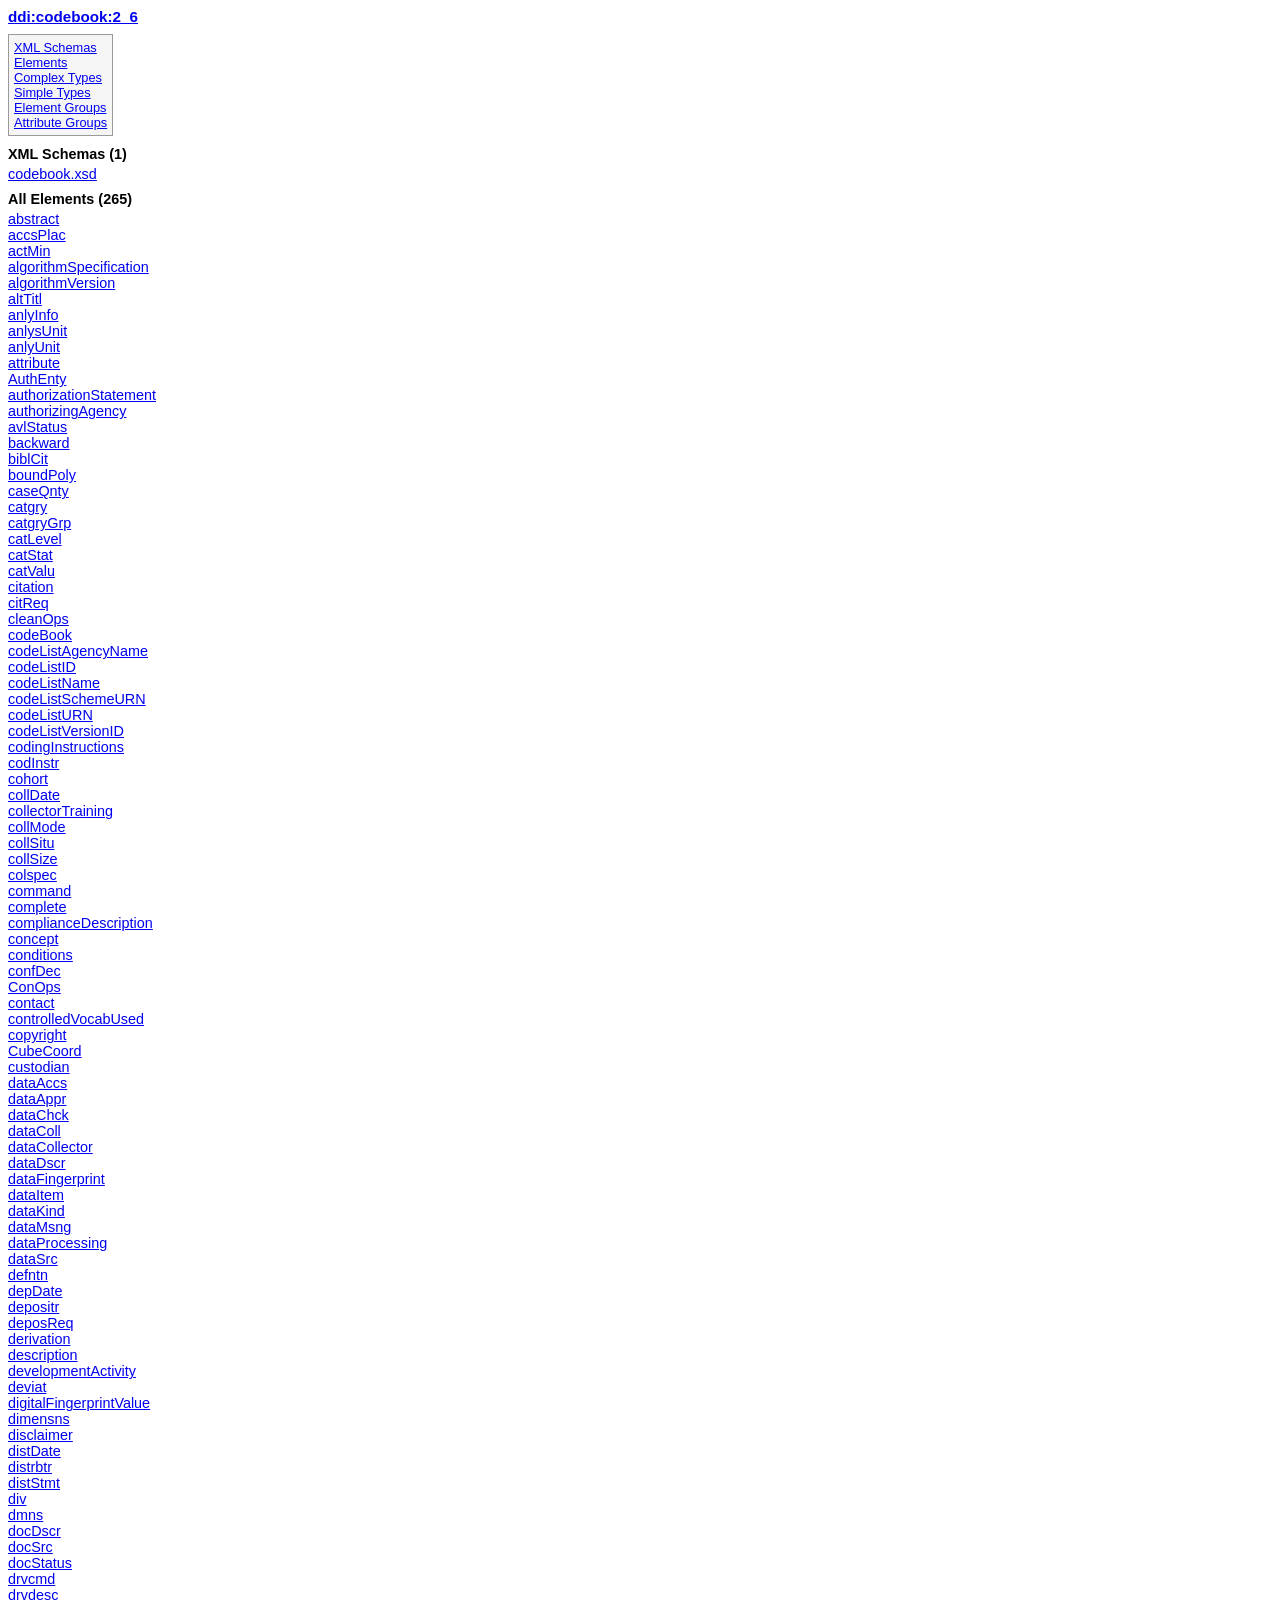
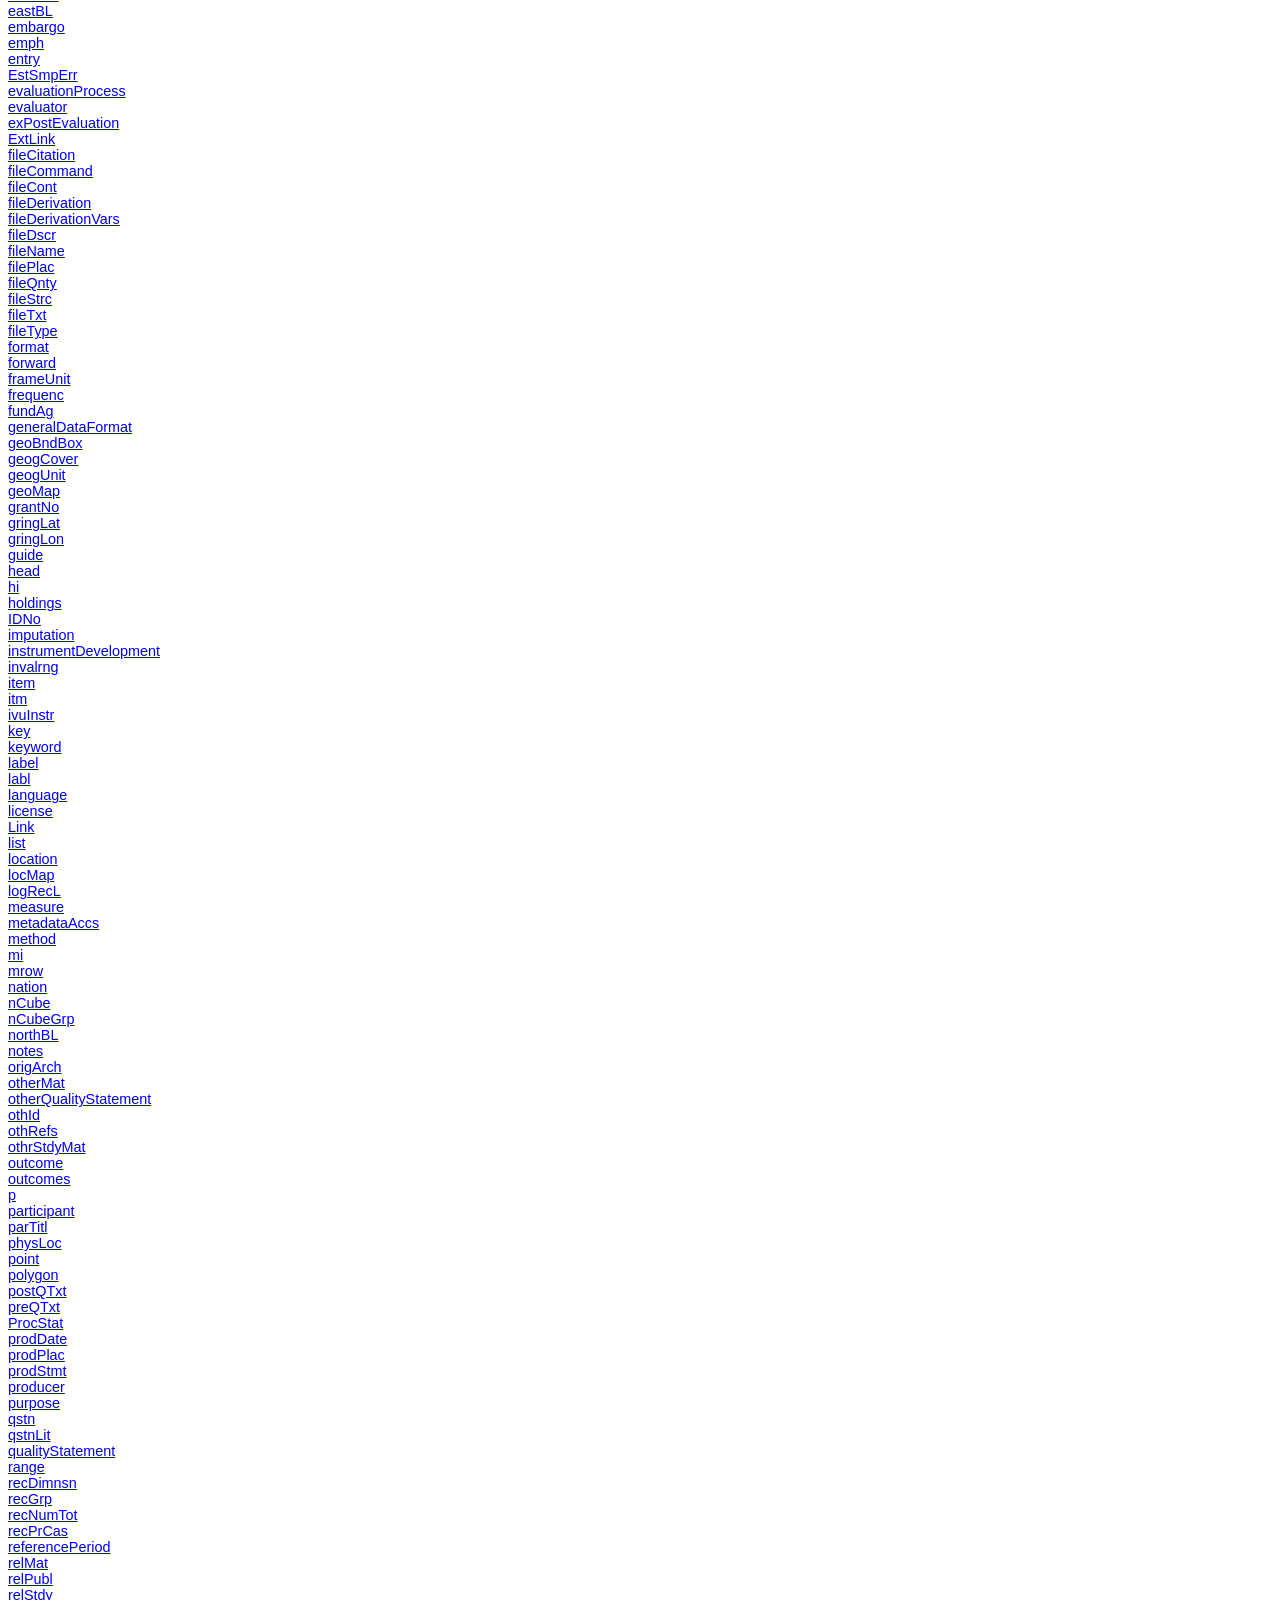
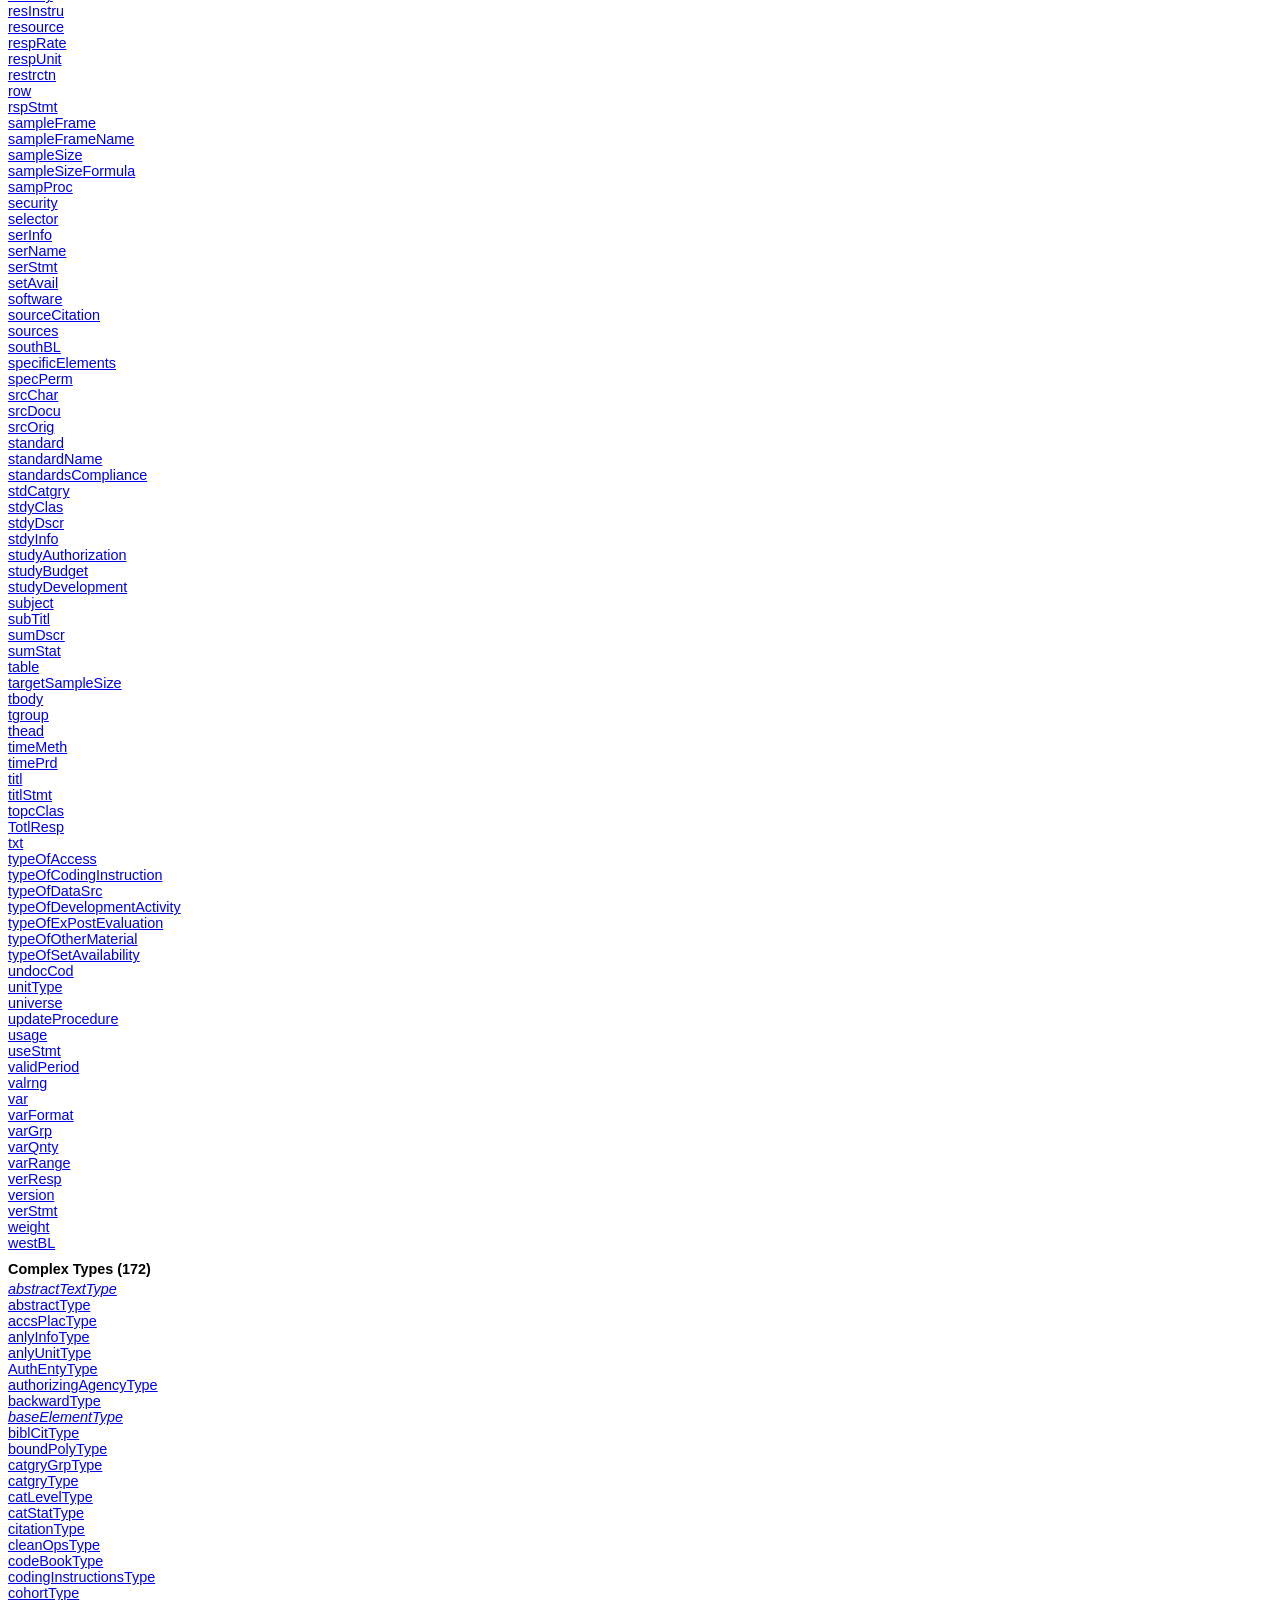
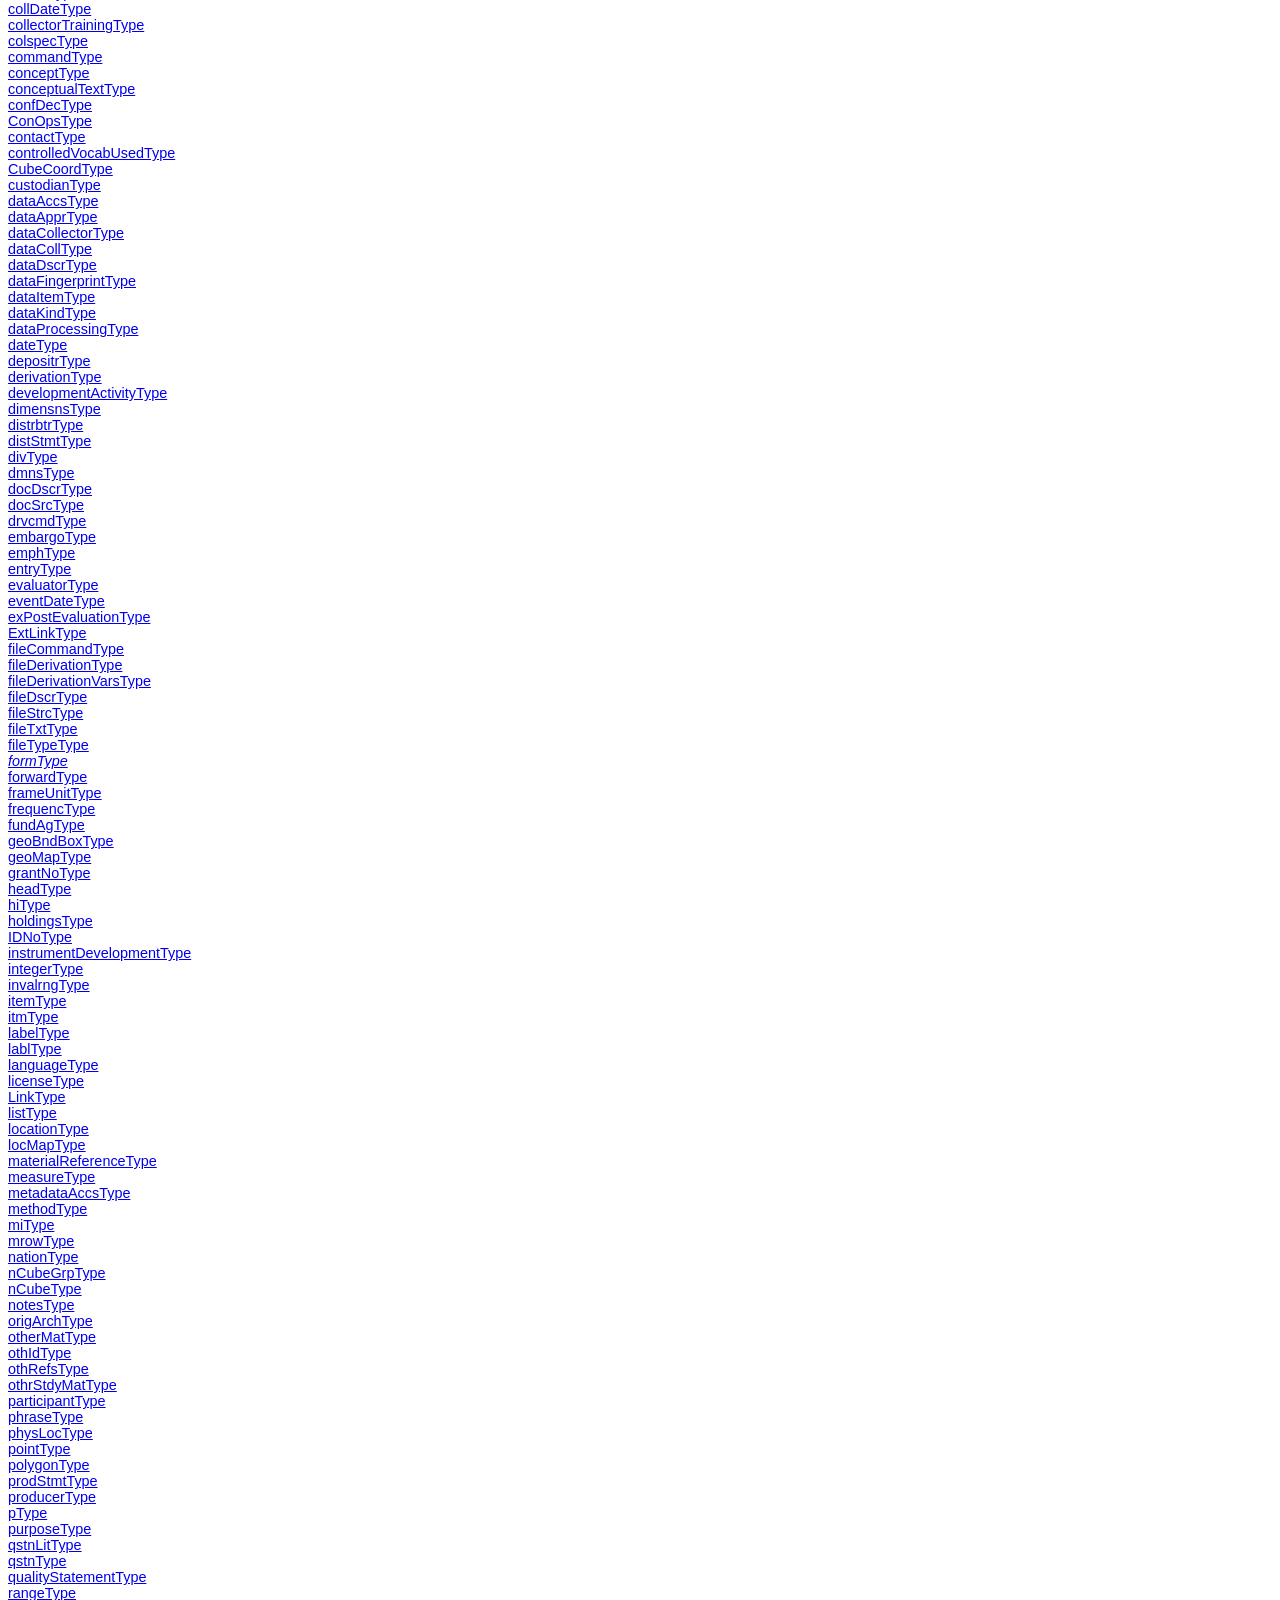
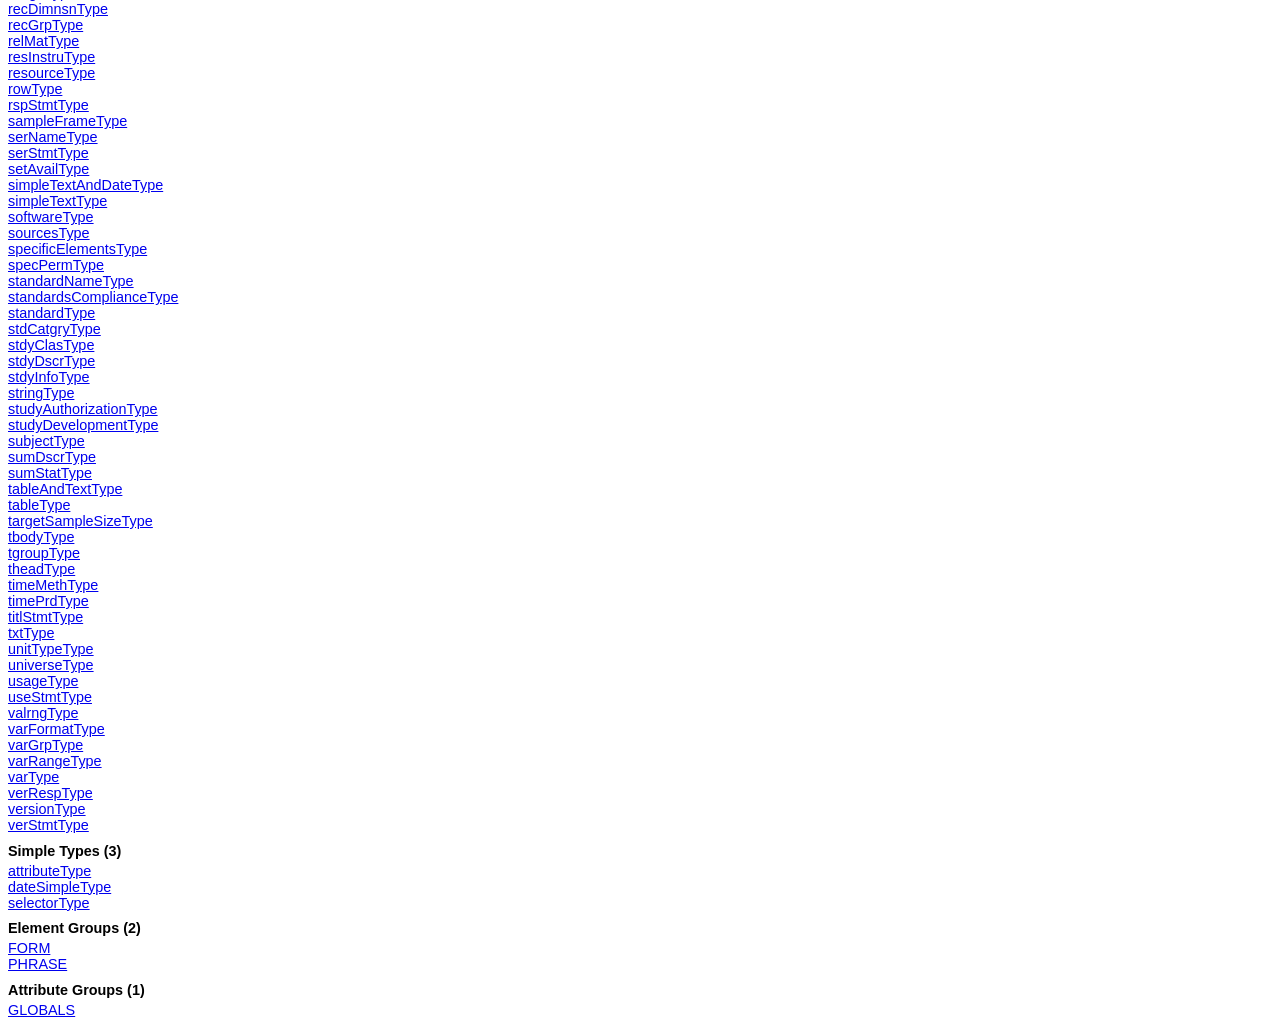
<file: ddi-c_2-6_2026-04-15/field_level_documentation_files/namespaces/ddi_codebook_2_6/namespace-frame.html>
<!DOCTYPE HTML PUBLIC "-//W3C//DTD HTML 4.01 Transitional//EN" "http://www.w3.org/TR/html4/loose.dtd">
<html>
<head>
<!-- Generated by DocFlex/XML 1.12 on Tue Apr 21 09:17:52 BST 2026 -->
<meta http-equiv="Content-Type" content="text/html; charset=UTF-8">
<title></title>
<link rel="stylesheet" type="text/css" href="../../stylesheet.css" title="Style">
</head>
<body>
<div class="a30"><span class="a31"><a href="namespace-overview.html" title="Namespace {ddi:codebook:2_6}" target="detailFrame">ddi:codebook:2_6</a></span></div>
<table cellspacing="0" cellpadding="5" border="0" class="a25">
<tr>
<td>
<div class="aF"><span class="a32"><a href="#a1">XML Schemas</a></span></div>
<div class="aF"><span class="a32"><a href="#a2">Elements</a></span></div>
<div class="aF"><span class="a32"><a href="#a3">Complex Types</a></span></div>
<div class="aF"><span class="a32"><a href="#a4">Simple Types</a></span></div>
<div class="aF"><span class="a32"><a href="#a5">Element Groups</a></span></div>
<div class="aF"><span class="a32"><a href="#a6">Attribute Groups</a></span></div>
</td>
</tr>
</table>
<div class="a37"><a name="a1"></a><a href="namespace-overview.html#a1" title="see summary" target="detailFrame" class="a34">XML Schemas (1)</a></div>
<div class="aF"><span class="a36"><a href="../../schemas/codebook_xsd/schema-overview.html" title="XML Schema “codebook.xsd” for {ddi:codebook:2_6}" target="detailFrame">codebook.xsd</a></span></div>
<div class="a33"><a name="a2"></a><a href="namespace-overview.html#a2" title="see summary" target="detailFrame" class="a34">All Elements (265)</a></div>
<div class="a35"></div>
<div class="aF"><span class="a36"><a href="../../schemas/codebook_xsd/elements/abstract.html" title="global element &lt;abstract&gt; in {ddi:codebook:2_6}" target="detailFrame">abstract</a></span></div>
<div class="aF"><span class="a36"><a href="../../schemas/codebook_xsd/elements/accsPlac.html" title="global element &lt;accsPlac&gt; in {ddi:codebook:2_6}" target="detailFrame">accsPlac</a></span></div>
<div class="aF"><span class="a36"><a href="../../schemas/codebook_xsd/elements/actMin.html" title="global element &lt;actMin&gt; in {ddi:codebook:2_6}" target="detailFrame">actMin</a></span></div>
<div class="aF"><span class="a36"><a href="../../schemas/codebook_xsd/elements/algorithmSpecification.html" title="local element &lt;algorithmSpecification&gt; in {ddi:codebook:2_6}" target="detailFrame">algorithmSpecification</a></span></div>
<div class="aF"><span class="a36"><a href="../../schemas/codebook_xsd/elements/algorithmVersion.html" title="local element &lt;algorithmVersion&gt; in {ddi:codebook:2_6}" target="detailFrame">algorithmVersion</a></span></div>
<div class="aF"><span class="a36"><a href="../../schemas/codebook_xsd/elements/altTitl.html" title="global element &lt;altTitl&gt; in {ddi:codebook:2_6}" target="detailFrame">altTitl</a></span></div>
<div class="aF"><span class="a36"><a href="../../schemas/codebook_xsd/elements/anlyInfo.html" title="global element &lt;anlyInfo&gt; in {ddi:codebook:2_6}" target="detailFrame">anlyInfo</a></span></div>
<div class="aF"><span class="a36"><a href="../../schemas/codebook_xsd/elements/anlysUnit.html" title="global element &lt;anlysUnit&gt; in {ddi:codebook:2_6}" target="detailFrame">anlysUnit</a></span></div>
<div class="aF"><span class="a36"><a href="../../schemas/codebook_xsd/elements/anlyUnit.html" title="global element &lt;anlyUnit&gt; in {ddi:codebook:2_6}" target="detailFrame">anlyUnit</a></span></div>
<div class="aF"><span class="a36"><a href="../../schemas/codebook_xsd/elements/attribute.html" title="global element &lt;attribute&gt; in {ddi:codebook:2_6}" target="detailFrame">attribute</a></span></div>
<div class="aF"><span class="a36"><a href="../../schemas/codebook_xsd/elements/AuthEnty.html" title="global element &lt;AuthEnty&gt; in {ddi:codebook:2_6}" target="detailFrame">AuthEnty</a></span></div>
<div class="aF"><span class="a36"><a href="../../schemas/codebook_xsd/elements/authorizationStatement.html" title="global element &lt;authorizationStatement&gt; in {ddi:codebook:2_6}" target="detailFrame">authorizationStatement</a></span></div>
<div class="aF"><span class="a36"><a href="../../schemas/codebook_xsd/elements/authorizingAgency.html" title="global element &lt;authorizingAgency&gt; in {ddi:codebook:2_6}" target="detailFrame">authorizingAgency</a></span></div>
<div class="aF"><span class="a36"><a href="../../schemas/codebook_xsd/elements/avlStatus.html" title="global element &lt;avlStatus&gt; in {ddi:codebook:2_6}" target="detailFrame">avlStatus</a></span></div>
<div class="aF"><span class="a36"><a href="../../schemas/codebook_xsd/elements/backward.html" title="global element &lt;backward&gt; in {ddi:codebook:2_6}" target="detailFrame">backward</a></span></div>
<div class="aF"><span class="a36"><a href="../../schemas/codebook_xsd/elements/biblCit.html" title="global element &lt;biblCit&gt; in {ddi:codebook:2_6}" target="detailFrame">biblCit</a></span></div>
<div class="aF"><span class="a36"><a href="../../schemas/codebook_xsd/elements/boundPoly.html" title="global element &lt;boundPoly&gt; in {ddi:codebook:2_6}" target="detailFrame">boundPoly</a></span></div>
<div class="aF"><span class="a36"><a href="../../schemas/codebook_xsd/elements/caseQnty.html" title="global element &lt;caseQnty&gt; in {ddi:codebook:2_6}" target="detailFrame">caseQnty</a></span></div>
<div class="aF"><span class="a36"><a href="../../schemas/codebook_xsd/elements/catgry.html" title="global element &lt;catgry&gt; in {ddi:codebook:2_6}" target="detailFrame">catgry</a></span></div>
<div class="aF"><span class="a36"><a href="../../schemas/codebook_xsd/elements/catgryGrp.html" title="global element &lt;catgryGrp&gt; in {ddi:codebook:2_6}" target="detailFrame">catgryGrp</a></span></div>
<div class="aF"><span class="a36"><a href="../../schemas/codebook_xsd/elements/catLevel.html" title="global element &lt;catLevel&gt; in {ddi:codebook:2_6}" target="detailFrame">catLevel</a></span></div>
<div class="aF"><span class="a36"><a href="../../schemas/codebook_xsd/elements/catStat.html" title="global element &lt;catStat&gt; in {ddi:codebook:2_6}" target="detailFrame">catStat</a></span></div>
<div class="aF"><span class="a36"><a href="../../schemas/codebook_xsd/elements/catValu.html" title="global element &lt;catValu&gt; in {ddi:codebook:2_6}" target="detailFrame">catValu</a></span></div>
<div class="aF"><span class="a36"><a href="../../schemas/codebook_xsd/elements/citation.html" title="global element &lt;citation&gt; in {ddi:codebook:2_6}" target="detailFrame">citation</a></span></div>
<div class="aF"><span class="a36"><a href="../../schemas/codebook_xsd/elements/citReq.html" title="global element &lt;citReq&gt; in {ddi:codebook:2_6}" target="detailFrame">citReq</a></span></div>
<div class="aF"><span class="a36"><a href="../../schemas/codebook_xsd/elements/cleanOps.html" title="global element &lt;cleanOps&gt; in {ddi:codebook:2_6}" target="detailFrame">cleanOps</a></span></div>
<div class="aF"><span class="a36"><a href="../../schemas/codebook_xsd/elements/codeBook.html" title="global element &lt;codeBook&gt; in {ddi:codebook:2_6}" target="detailFrame">codeBook</a></span></div>
<div class="aF"><span class="a36"><a href="../../schemas/codebook_xsd/elements/codeListAgencyName.html" title="global element &lt;codeListAgencyName&gt; in {ddi:codebook:2_6}" target="detailFrame">codeListAgencyName</a></span></div>
<div class="aF"><span class="a36"><a href="../../schemas/codebook_xsd/elements/codeListID.html" title="global element &lt;codeListID&gt; in {ddi:codebook:2_6}" target="detailFrame">codeListID</a></span></div>
<div class="aF"><span class="a36"><a href="../../schemas/codebook_xsd/elements/codeListName.html" title="global element &lt;codeListName&gt; in {ddi:codebook:2_6}" target="detailFrame">codeListName</a></span></div>
<div class="aF"><span class="a36"><a href="../../schemas/codebook_xsd/elements/codeListSchemeURN.html" title="global element &lt;codeListSchemeURN&gt; in {ddi:codebook:2_6}" target="detailFrame">codeListSchemeURN</a></span></div>
<div class="aF"><span class="a36"><a href="../../schemas/codebook_xsd/elements/codeListURN.html" title="global element &lt;codeListURN&gt; in {ddi:codebook:2_6}" target="detailFrame">codeListURN</a></span></div>
<div class="aF"><span class="a36"><a href="../../schemas/codebook_xsd/elements/codeListVersionID.html" title="global element &lt;codeListVersionID&gt; in {ddi:codebook:2_6}" target="detailFrame">codeListVersionID</a></span></div>
<div class="aF"><span class="a36"><a href="../../schemas/codebook_xsd/elements/codingInstructions.html" title="global element &lt;codingInstructions&gt; in {ddi:codebook:2_6}" target="detailFrame">codingInstructions</a></span></div>
<div class="aF"><span class="a36"><a href="../../schemas/codebook_xsd/elements/codInstr.html" title="global element &lt;codInstr&gt; in {ddi:codebook:2_6}" target="detailFrame">codInstr</a></span></div>
<div class="aF"><span class="a36"><a href="../../schemas/codebook_xsd/elements/cohort.html" title="global element &lt;cohort&gt; in {ddi:codebook:2_6}" target="detailFrame">cohort</a></span></div>
<div class="aF"><span class="a36"><a href="../../schemas/codebook_xsd/elements/collDate.html" title="global element &lt;collDate&gt; in {ddi:codebook:2_6}" target="detailFrame">collDate</a></span></div>
<div class="aF"><span class="a36"><a href="../../schemas/codebook_xsd/elements/collectorTraining.html" title="global element &lt;collectorTraining&gt; in {ddi:codebook:2_6}" target="detailFrame">collectorTraining</a></span></div>
<div class="aF"><span class="a36"><a href="../../schemas/codebook_xsd/elements/collMode.html" title="global element &lt;collMode&gt; in {ddi:codebook:2_6}" target="detailFrame">collMode</a></span></div>
<div class="aF"><span class="a36"><a href="../../schemas/codebook_xsd/elements/collSitu.html" title="global element &lt;collSitu&gt; in {ddi:codebook:2_6}" target="detailFrame">collSitu</a></span></div>
<div class="aF"><span class="a36"><a href="../../schemas/codebook_xsd/elements/collSize.html" title="global element &lt;collSize&gt; in {ddi:codebook:2_6}" target="detailFrame">collSize</a></span></div>
<div class="aF"><span class="a36"><a href="../../schemas/codebook_xsd/elements/colspec.html" title="global element &lt;colspec&gt; in {ddi:codebook:2_6}" target="detailFrame">colspec</a></span></div>
<div class="aF"><span class="a36"><a href="../../schemas/codebook_xsd/elements/command.html" title="global element &lt;command&gt; in {ddi:codebook:2_6}" target="detailFrame">command</a></span></div>
<div class="aF"><span class="a36"><a href="../../schemas/codebook_xsd/elements/complete.html" title="global element &lt;complete&gt; in {ddi:codebook:2_6}" target="detailFrame">complete</a></span></div>
<div class="aF"><span class="a36"><a href="../../schemas/codebook_xsd/elements/complianceDescription.html" title="local element &lt;complianceDescription&gt; in {ddi:codebook:2_6}" target="detailFrame">complianceDescription</a></span></div>
<div class="aF"><span class="a36"><a href="../../schemas/codebook_xsd/elements/concept.html" title="global element &lt;concept&gt; in {ddi:codebook:2_6}" target="detailFrame">concept</a></span></div>
<div class="aF"><span class="a36"><a href="../../schemas/codebook_xsd/elements/conditions.html" title="global element &lt;conditions&gt; in {ddi:codebook:2_6}" target="detailFrame">conditions</a></span></div>
<div class="aF"><span class="a36"><a href="../../schemas/codebook_xsd/elements/confDec.html" title="global element &lt;confDec&gt; in {ddi:codebook:2_6}" target="detailFrame">confDec</a></span></div>
<div class="aF"><span class="a36"><a href="../../schemas/codebook_xsd/elements/ConOps.html" title="global element &lt;ConOps&gt; in {ddi:codebook:2_6}" target="detailFrame">ConOps</a></span></div>
<div class="aF"><span class="a36"><a href="../../schemas/codebook_xsd/elements/contact.html" title="global element &lt;contact&gt; in {ddi:codebook:2_6}" target="detailFrame">contact</a></span></div>
<div class="aF"><span class="a36"><a href="../../schemas/codebook_xsd/elements/controlledVocabUsed.html" title="global element &lt;controlledVocabUsed&gt; in {ddi:codebook:2_6}" target="detailFrame">controlledVocabUsed</a></span></div>
<div class="aF"><span class="a36"><a href="../../schemas/codebook_xsd/elements/copyright.html" title="global element &lt;copyright&gt; in {ddi:codebook:2_6}" target="detailFrame">copyright</a></span></div>
<div class="aF"><span class="a36"><a href="../../schemas/codebook_xsd/elements/CubeCoord.html" title="global element &lt;CubeCoord&gt; in {ddi:codebook:2_6}" target="detailFrame">CubeCoord</a></span></div>
<div class="aF"><span class="a36"><a href="../../schemas/codebook_xsd/elements/custodian.html" title="global element &lt;custodian&gt; in {ddi:codebook:2_6}" target="detailFrame">custodian</a></span></div>
<div class="aF"><span class="a36"><a href="../../schemas/codebook_xsd/elements/dataAccs.html" title="global element &lt;dataAccs&gt; in {ddi:codebook:2_6}" target="detailFrame">dataAccs</a></span></div>
<div class="aF"><span class="a36"><a href="../../schemas/codebook_xsd/elements/dataAppr.html" title="global element &lt;dataAppr&gt; in {ddi:codebook:2_6}" target="detailFrame">dataAppr</a></span></div>
<div class="aF"><span class="a36"><a href="../../schemas/codebook_xsd/elements/dataChck.html" title="global element &lt;dataChck&gt; in {ddi:codebook:2_6}" target="detailFrame">dataChck</a></span></div>
<div class="aF"><span class="a36"><a href="../../schemas/codebook_xsd/elements/dataColl.html" title="global element &lt;dataColl&gt; in {ddi:codebook:2_6}" target="detailFrame">dataColl</a></span></div>
<div class="aF"><span class="a36"><a href="../../schemas/codebook_xsd/elements/dataCollector.html" title="global element &lt;dataCollector&gt; in {ddi:codebook:2_6}" target="detailFrame">dataCollector</a></span></div>
<div class="aF"><span class="a36"><a href="../../schemas/codebook_xsd/elements/dataDscr.html" title="global element &lt;dataDscr&gt; in {ddi:codebook:2_6}" target="detailFrame">dataDscr</a></span></div>
<div class="aF"><span class="a36"><a href="../../schemas/codebook_xsd/elements/dataFingerprint.html" title="global element &lt;dataFingerprint&gt; in {ddi:codebook:2_6}" target="detailFrame">dataFingerprint</a></span></div>
<div class="aF"><span class="a36"><a href="../../schemas/codebook_xsd/elements/dataItem.html" title="global element &lt;dataItem&gt; in {ddi:codebook:2_6}" target="detailFrame">dataItem</a></span></div>
<div class="aF"><span class="a36"><a href="../../schemas/codebook_xsd/elements/dataKind.html" title="global element &lt;dataKind&gt; in {ddi:codebook:2_6}" target="detailFrame">dataKind</a></span></div>
<div class="aF"><span class="a36"><a href="../../schemas/codebook_xsd/elements/dataMsng.html" title="global element &lt;dataMsng&gt; in {ddi:codebook:2_6}" target="detailFrame">dataMsng</a></span></div>
<div class="aF"><span class="a36"><a href="../../schemas/codebook_xsd/elements/dataProcessing.html" title="global element &lt;dataProcessing&gt; in {ddi:codebook:2_6}" target="detailFrame">dataProcessing</a></span></div>
<div class="aF"><span class="a36"><a href="../../schemas/codebook_xsd/elements/dataSrc.html" title="global element &lt;dataSrc&gt; in {ddi:codebook:2_6}" target="detailFrame">dataSrc</a></span></div>
<div class="aF"><span class="a36"><a href="../../schemas/codebook_xsd/elements/defntn.html" title="global element &lt;defntn&gt; in {ddi:codebook:2_6}" target="detailFrame">defntn</a></span></div>
<div class="aF"><span class="a36"><a href="../../schemas/codebook_xsd/elements/depDate.html" title="global element &lt;depDate&gt; in {ddi:codebook:2_6}" target="detailFrame">depDate</a></span></div>
<div class="aF"><span class="a36"><a href="../../schemas/codebook_xsd/elements/depositr.html" title="global element &lt;depositr&gt; in {ddi:codebook:2_6}" target="detailFrame">depositr</a></span></div>
<div class="aF"><span class="a36"><a href="../../schemas/codebook_xsd/elements/deposReq.html" title="global element &lt;deposReq&gt; in {ddi:codebook:2_6}" target="detailFrame">deposReq</a></span></div>
<div class="aF"><span class="a36"><a href="../../schemas/codebook_xsd/elements/derivation.html" title="global element &lt;derivation&gt; in {ddi:codebook:2_6}" target="detailFrame">derivation</a></span></div>
<div class="aF"><span class="a36"><a href="../../schemas/codebook_xsd/elements/description.html" title="local element &lt;description&gt; in {ddi:codebook:2_6}" target="detailFrame">description</a></span></div>
<div class="aF"><span class="a36"><a href="../../schemas/codebook_xsd/elements/developmentActivity.html" title="global element &lt;developmentActivity&gt; in {ddi:codebook:2_6}" target="detailFrame">developmentActivity</a></span></div>
<div class="aF"><span class="a36"><a href="../../schemas/codebook_xsd/elements/deviat.html" title="global element &lt;deviat&gt; in {ddi:codebook:2_6}" target="detailFrame">deviat</a></span></div>
<div class="aF"><span class="a36"><a href="../../schemas/codebook_xsd/elements/digitalFingerprintValue.html" title="local element &lt;digitalFingerprintValue&gt; in {ddi:codebook:2_6}" target="detailFrame">digitalFingerprintValue</a></span></div>
<div class="aF"><span class="a36"><a href="../../schemas/codebook_xsd/elements/dimensns.html" title="global element &lt;dimensns&gt; in {ddi:codebook:2_6}" target="detailFrame">dimensns</a></span></div>
<div class="aF"><span class="a36"><a href="../../schemas/codebook_xsd/elements/disclaimer.html" title="global element &lt;disclaimer&gt; in {ddi:codebook:2_6}" target="detailFrame">disclaimer</a></span></div>
<div class="aF"><span class="a36"><a href="../../schemas/codebook_xsd/elements/distDate.html" title="global element &lt;distDate&gt; in {ddi:codebook:2_6}" target="detailFrame">distDate</a></span></div>
<div class="aF"><span class="a36"><a href="../../schemas/codebook_xsd/elements/distrbtr.html" title="global element &lt;distrbtr&gt; in {ddi:codebook:2_6}" target="detailFrame">distrbtr</a></span></div>
<div class="aF"><span class="a36"><a href="../../schemas/codebook_xsd/elements/distStmt.html" title="global element &lt;distStmt&gt; in {ddi:codebook:2_6}" target="detailFrame">distStmt</a></span></div>
<div class="aF"><span class="a36"><a href="../../schemas/codebook_xsd/elements/div.html" title="global element &lt;div&gt; in {ddi:codebook:2_6}" target="detailFrame">div</a></span></div>
<div class="aF"><span class="a36"><a href="../../schemas/codebook_xsd/elements/dmns.html" title="global element &lt;dmns&gt; in {ddi:codebook:2_6}" target="detailFrame">dmns</a></span></div>
<div class="aF"><span class="a36"><a href="../../schemas/codebook_xsd/elements/docDscr.html" title="global element &lt;docDscr&gt; in {ddi:codebook:2_6}" target="detailFrame">docDscr</a></span></div>
<div class="aF"><span class="a36"><a href="../../schemas/codebook_xsd/elements/docSrc.html" title="global element &lt;docSrc&gt; in {ddi:codebook:2_6}" target="detailFrame">docSrc</a></span></div>
<div class="aF"><span class="a36"><a href="../../schemas/codebook_xsd/elements/docStatus.html" title="global element &lt;docStatus&gt; in {ddi:codebook:2_6}" target="detailFrame">docStatus</a></span></div>
<div class="aF"><span class="a36"><a href="../../schemas/codebook_xsd/elements/drvcmd.html" title="global element &lt;drvcmd&gt; in {ddi:codebook:2_6}" target="detailFrame">drvcmd</a></span></div>
<div class="aF"><span class="a36"><a href="../../schemas/codebook_xsd/elements/drvdesc.html" title="global element &lt;drvdesc&gt; in {ddi:codebook:2_6}" target="detailFrame">drvdesc</a></span></div>
<div class="aF"><span class="a36"><a href="../../schemas/codebook_xsd/elements/eastBL.html" title="global element &lt;eastBL&gt; in {ddi:codebook:2_6}" target="detailFrame">eastBL</a></span></div>
<div class="aF"><span class="a36"><a href="../../schemas/codebook_xsd/elements/embargo.html" title="global element &lt;embargo&gt; in {ddi:codebook:2_6}" target="detailFrame">embargo</a></span></div>
<div class="aF"><span class="a36"><a href="../../schemas/codebook_xsd/elements/emph.html" title="global element &lt;emph&gt; in {ddi:codebook:2_6}" target="detailFrame">emph</a></span></div>
<div class="aF"><span class="a36"><a href="../../schemas/codebook_xsd/elements/entry.html" title="global element &lt;entry&gt; in {ddi:codebook:2_6}" target="detailFrame">entry</a></span></div>
<div class="aF"><span class="a36"><a href="../../schemas/codebook_xsd/elements/EstSmpErr.html" title="global element &lt;EstSmpErr&gt; in {ddi:codebook:2_6}" target="detailFrame">EstSmpErr</a></span></div>
<div class="aF"><span class="a36"><a href="../../schemas/codebook_xsd/elements/evaluationProcess.html" title="global element &lt;evaluationProcess&gt; in {ddi:codebook:2_6}" target="detailFrame">evaluationProcess</a></span></div>
<div class="aF"><span class="a36"><a href="../../schemas/codebook_xsd/elements/evaluator.html" title="global element &lt;evaluator&gt; in {ddi:codebook:2_6}" target="detailFrame">evaluator</a></span></div>
<div class="aF"><span class="a36"><a href="../../schemas/codebook_xsd/elements/exPostEvaluation.html" title="global element &lt;exPostEvaluation&gt; in {ddi:codebook:2_6}" target="detailFrame">exPostEvaluation</a></span></div>
<div class="aF"><span class="a36"><a href="../../schemas/codebook_xsd/elements/ExtLink.html" title="global element &lt;ExtLink&gt; in {ddi:codebook:2_6}" target="detailFrame">ExtLink</a></span></div>
<div class="aF"><span class="a36"><a href="../../schemas/codebook_xsd/elements/fileCitation.html" title="global element &lt;fileCitation&gt; in {ddi:codebook:2_6}" target="detailFrame">fileCitation</a></span></div>
<div class="aF"><span class="a36"><a href="../../schemas/codebook_xsd/elements/fileCommand.html" title="global element &lt;fileCommand&gt; in {ddi:codebook:2_6}" target="detailFrame">fileCommand</a></span></div>
<div class="aF"><span class="a36"><a href="../../schemas/codebook_xsd/elements/fileCont.html" title="global element &lt;fileCont&gt; in {ddi:codebook:2_6}" target="detailFrame">fileCont</a></span></div>
<div class="aF"><span class="a36"><a href="../../schemas/codebook_xsd/elements/fileDerivation.html" title="global element &lt;fileDerivation&gt; in {ddi:codebook:2_6}" target="detailFrame">fileDerivation</a></span></div>
<div class="aF"><span class="a36"><a href="../../schemas/codebook_xsd/elements/fileDerivationVars.html" title="global element &lt;fileDerivationVars&gt; in {ddi:codebook:2_6}" target="detailFrame">fileDerivationVars</a></span></div>
<div class="aF"><span class="a36"><a href="../../schemas/codebook_xsd/elements/fileDscr.html" title="global element &lt;fileDscr&gt; in {ddi:codebook:2_6}" target="detailFrame">fileDscr</a></span></div>
<div class="aF"><span class="a36"><a href="../../schemas/codebook_xsd/elements/fileName.html" title="global element &lt;fileName&gt; in {ddi:codebook:2_6}" target="detailFrame">fileName</a></span></div>
<div class="aF"><span class="a36"><a href="../../schemas/codebook_xsd/elements/filePlac.html" title="global element &lt;filePlac&gt; in {ddi:codebook:2_6}" target="detailFrame">filePlac</a></span></div>
<div class="aF"><span class="a36"><a href="../../schemas/codebook_xsd/elements/fileQnty.html" title="global element &lt;fileQnty&gt; in {ddi:codebook:2_6}" target="detailFrame">fileQnty</a></span></div>
<div class="aF"><span class="a36"><a href="../../schemas/codebook_xsd/elements/fileStrc.html" title="global element &lt;fileStrc&gt; in {ddi:codebook:2_6}" target="detailFrame">fileStrc</a></span></div>
<div class="aF"><span class="a36"><a href="../../schemas/codebook_xsd/elements/fileTxt.html" title="global element &lt;fileTxt&gt; in {ddi:codebook:2_6}" target="detailFrame">fileTxt</a></span></div>
<div class="aF"><span class="a36"><a href="../../schemas/codebook_xsd/elements/fileType.html" title="global element &lt;fileType&gt; in {ddi:codebook:2_6}" target="detailFrame">fileType</a></span></div>
<div class="aF"><span class="a36"><a href="../../schemas/codebook_xsd/elements/format.html" title="global element &lt;format&gt; in {ddi:codebook:2_6}" target="detailFrame">format</a></span></div>
<div class="aF"><span class="a36"><a href="../../schemas/codebook_xsd/elements/forward.html" title="global element &lt;forward&gt; in {ddi:codebook:2_6}" target="detailFrame">forward</a></span></div>
<div class="aF"><span class="a36"><a href="../../schemas/codebook_xsd/elements/frameUnit.html" title="global element &lt;frameUnit&gt; in {ddi:codebook:2_6}" target="detailFrame">frameUnit</a></span></div>
<div class="aF"><span class="a36"><a href="../../schemas/codebook_xsd/elements/frequenc.html" title="global element &lt;frequenc&gt; in {ddi:codebook:2_6}" target="detailFrame">frequenc</a></span></div>
<div class="aF"><span class="a36"><a href="../../schemas/codebook_xsd/elements/fundAg.html" title="global element &lt;fundAg&gt; in {ddi:codebook:2_6}" target="detailFrame">fundAg</a></span></div>
<div class="aF"><span class="a36"><a href="../../schemas/codebook_xsd/elements/generalDataFormat.html" title="global element &lt;generalDataFormat&gt; in {ddi:codebook:2_6}" target="detailFrame">generalDataFormat</a></span></div>
<div class="aF"><span class="a36"><a href="../../schemas/codebook_xsd/elements/geoBndBox.html" title="global element &lt;geoBndBox&gt; in {ddi:codebook:2_6}" target="detailFrame">geoBndBox</a></span></div>
<div class="aF"><span class="a36"><a href="../../schemas/codebook_xsd/elements/geogCover.html" title="global element &lt;geogCover&gt; in {ddi:codebook:2_6}" target="detailFrame">geogCover</a></span></div>
<div class="aF"><span class="a36"><a href="../../schemas/codebook_xsd/elements/geogUnit.html" title="global element &lt;geogUnit&gt; in {ddi:codebook:2_6}" target="detailFrame">geogUnit</a></span></div>
<div class="aF"><span class="a36"><a href="../../schemas/codebook_xsd/elements/geoMap.html" title="global element &lt;geoMap&gt; in {ddi:codebook:2_6}" target="detailFrame">geoMap</a></span></div>
<div class="aF"><span class="a36"><a href="../../schemas/codebook_xsd/elements/grantNo.html" title="global element &lt;grantNo&gt; in {ddi:codebook:2_6}" target="detailFrame">grantNo</a></span></div>
<div class="aF"><span class="a36"><a href="../../schemas/codebook_xsd/elements/gringLat.html" title="global element &lt;gringLat&gt; in {ddi:codebook:2_6}" target="detailFrame">gringLat</a></span></div>
<div class="aF"><span class="a36"><a href="../../schemas/codebook_xsd/elements/gringLon.html" title="global element &lt;gringLon&gt; in {ddi:codebook:2_6}" target="detailFrame">gringLon</a></span></div>
<div class="aF"><span class="a36"><a href="../../schemas/codebook_xsd/elements/guide.html" title="global element &lt;guide&gt; in {ddi:codebook:2_6}" target="detailFrame">guide</a></span></div>
<div class="aF"><span class="a36"><a href="../../schemas/codebook_xsd/elements/head.html" title="global element &lt;head&gt; in {ddi:codebook:2_6}" target="detailFrame">head</a></span></div>
<div class="aF"><span class="a36"><a href="../../schemas/codebook_xsd/elements/hi.html" title="global element &lt;hi&gt; in {ddi:codebook:2_6}" target="detailFrame">hi</a></span></div>
<div class="aF"><span class="a36"><a href="../../schemas/codebook_xsd/elements/holdings.html" title="global element &lt;holdings&gt; in {ddi:codebook:2_6}" target="detailFrame">holdings</a></span></div>
<div class="aF"><span class="a36"><a href="../../schemas/codebook_xsd/elements/IDNo.html" title="global element &lt;IDNo&gt; in {ddi:codebook:2_6}" target="detailFrame">IDNo</a></span></div>
<div class="aF"><span class="a36"><a href="../../schemas/codebook_xsd/elements/imputation.html" title="global element &lt;imputation&gt; in {ddi:codebook:2_6}" target="detailFrame">imputation</a></span></div>
<div class="aF"><span class="a36"><a href="../../schemas/codebook_xsd/elements/instrumentDevelopment.html" title="global element &lt;instrumentDevelopment&gt; in {ddi:codebook:2_6}" target="detailFrame">instrumentDevelopment</a></span></div>
<div class="aF"><span class="a36"><a href="../../schemas/codebook_xsd/elements/invalrng.html" title="global element &lt;invalrng&gt; in {ddi:codebook:2_6}" target="detailFrame">invalrng</a></span></div>
<div class="aF"><span class="a36"><a href="../../schemas/codebook_xsd/elements/item.html" title="global element &lt;item&gt; in {ddi:codebook:2_6}" target="detailFrame">item</a></span></div>
<div class="aF"><span class="a36"><a href="../../schemas/codebook_xsd/elements/itm.html" title="global element &lt;itm&gt; in {ddi:codebook:2_6}" target="detailFrame">itm</a></span></div>
<div class="aF"><span class="a36"><a href="../../schemas/codebook_xsd/elements/ivuInstr.html" title="global element &lt;ivuInstr&gt; in {ddi:codebook:2_6}" target="detailFrame">ivuInstr</a></span></div>
<div class="aF"><span class="a36"><a href="../../schemas/codebook_xsd/elements/key.html" title="global element &lt;key&gt; in {ddi:codebook:2_6}" target="detailFrame">key</a></span></div>
<div class="aF"><span class="a36"><a href="../../schemas/codebook_xsd/elements/keyword.html" title="global element &lt;keyword&gt; in {ddi:codebook:2_6}" target="detailFrame">keyword</a></span></div>
<div class="aF"><span class="a36"><a href="../../schemas/codebook_xsd/elements/label.html" title="global element &lt;label&gt; in {ddi:codebook:2_6}" target="detailFrame">label</a></span></div>
<div class="aF"><span class="a36"><a href="../../schemas/codebook_xsd/elements/labl.html" title="global element &lt;labl&gt; in {ddi:codebook:2_6}" target="detailFrame">labl</a></span></div>
<div class="aF"><span class="a36"><a href="../../schemas/codebook_xsd/elements/language.html" title="global element &lt;language&gt; in {ddi:codebook:2_6}" target="detailFrame">language</a></span></div>
<div class="aF"><span class="a36"><a href="../../schemas/codebook_xsd/elements/license.html" title="global element &lt;license&gt; in {ddi:codebook:2_6}" target="detailFrame">license</a></span></div>
<div class="aF"><span class="a36"><a href="../../schemas/codebook_xsd/elements/Link.html" title="global element &lt;Link&gt; in {ddi:codebook:2_6}" target="detailFrame">Link</a></span></div>
<div class="aF"><span class="a36"><a href="../../schemas/codebook_xsd/elements/list.html" title="global element &lt;list&gt; in {ddi:codebook:2_6}" target="detailFrame">list</a></span></div>
<div class="aF"><span class="a36"><a href="../../schemas/codebook_xsd/elements/location.html" title="global element &lt;location&gt; in {ddi:codebook:2_6}" target="detailFrame">location</a></span></div>
<div class="aF"><span class="a36"><a href="../../schemas/codebook_xsd/elements/locMap.html" title="global element &lt;locMap&gt; in {ddi:codebook:2_6}" target="detailFrame">locMap</a></span></div>
<div class="aF"><span class="a36"><a href="../../schemas/codebook_xsd/elements/logRecL.html" title="global element &lt;logRecL&gt; in {ddi:codebook:2_6}" target="detailFrame">logRecL</a></span></div>
<div class="aF"><span class="a36"><a href="../../schemas/codebook_xsd/elements/measure.html" title="global element &lt;measure&gt; in {ddi:codebook:2_6}" target="detailFrame">measure</a></span></div>
<div class="aF"><span class="a36"><a href="../../schemas/codebook_xsd/elements/metadataAccs.html" title="global element &lt;metadataAccs&gt; in {ddi:codebook:2_6}" target="detailFrame">metadataAccs</a></span></div>
<div class="aF"><span class="a36"><a href="../../schemas/codebook_xsd/elements/method.html" title="global element &lt;method&gt; in {ddi:codebook:2_6}" target="detailFrame">method</a></span></div>
<div class="aF"><span class="a36"><a href="../../schemas/codebook_xsd/elements/mi.html" title="global element &lt;mi&gt; in {ddi:codebook:2_6}" target="detailFrame">mi</a></span></div>
<div class="aF"><span class="a36"><a href="../../schemas/codebook_xsd/elements/mrow.html" title="global element &lt;mrow&gt; in {ddi:codebook:2_6}" target="detailFrame">mrow</a></span></div>
<div class="aF"><span class="a36"><a href="../../schemas/codebook_xsd/elements/nation.html" title="global element &lt;nation&gt; in {ddi:codebook:2_6}" target="detailFrame">nation</a></span></div>
<div class="aF"><span class="a36"><a href="../../schemas/codebook_xsd/elements/nCube.html" title="global element &lt;nCube&gt; in {ddi:codebook:2_6}" target="detailFrame">nCube</a></span></div>
<div class="aF"><span class="a36"><a href="../../schemas/codebook_xsd/elements/nCubeGrp.html" title="global element &lt;nCubeGrp&gt; in {ddi:codebook:2_6}" target="detailFrame">nCubeGrp</a></span></div>
<div class="aF"><span class="a36"><a href="../../schemas/codebook_xsd/elements/northBL.html" title="global element &lt;northBL&gt; in {ddi:codebook:2_6}" target="detailFrame">northBL</a></span></div>
<div class="aF"><span class="a36"><a href="../../schemas/codebook_xsd/elements/notes.html" title="global element &lt;notes&gt; in {ddi:codebook:2_6}" target="detailFrame">notes</a></span></div>
<div class="aF"><span class="a36"><a href="../../schemas/codebook_xsd/elements/origArch.html" title="global element &lt;origArch&gt; in {ddi:codebook:2_6}" target="detailFrame">origArch</a></span></div>
<div class="aF"><span class="a36"><a href="../../schemas/codebook_xsd/elements/otherMat.html" title="global element &lt;otherMat&gt; in {ddi:codebook:2_6}" target="detailFrame">otherMat</a></span></div>
<div class="aF"><span class="a36"><a href="../../schemas/codebook_xsd/elements/otherQualityStatement.html" title="local element &lt;otherQualityStatement&gt; in {ddi:codebook:2_6}" target="detailFrame">otherQualityStatement</a></span></div>
<div class="aF"><span class="a36"><a href="../../schemas/codebook_xsd/elements/othId.html" title="global element &lt;othId&gt; in {ddi:codebook:2_6}" target="detailFrame">othId</a></span></div>
<div class="aF"><span class="a36"><a href="../../schemas/codebook_xsd/elements/othRefs.html" title="global element &lt;othRefs&gt; in {ddi:codebook:2_6}" target="detailFrame">othRefs</a></span></div>
<div class="aF"><span class="a36"><a href="../../schemas/codebook_xsd/elements/othrStdyMat.html" title="global element &lt;othrStdyMat&gt; in {ddi:codebook:2_6}" target="detailFrame">othrStdyMat</a></span></div>
<div class="aF"><span class="a36"><a href="../../schemas/codebook_xsd/elements/outcome.html" title="local element &lt;outcome&gt; in {ddi:codebook:2_6}" target="detailFrame">outcome</a></span></div>
<div class="aF"><span class="a36"><a href="../../schemas/codebook_xsd/elements/outcomes.html" title="global element &lt;outcomes&gt; in {ddi:codebook:2_6}" target="detailFrame">outcomes</a></span></div>
<div class="aF"><span class="a36"><a href="../../schemas/codebook_xsd/elements/p.html" title="global element &lt;p&gt; in {ddi:codebook:2_6}" target="detailFrame">p</a></span></div>
<div class="aF"><span class="a36"><a href="../../schemas/codebook_xsd/elements/participant.html" title="global element &lt;participant&gt; in {ddi:codebook:2_6}" target="detailFrame">participant</a></span></div>
<div class="aF"><span class="a36"><a href="../../schemas/codebook_xsd/elements/parTitl.html" title="global element &lt;parTitl&gt; in {ddi:codebook:2_6}" target="detailFrame">parTitl</a></span></div>
<div class="aF"><span class="a36"><a href="../../schemas/codebook_xsd/elements/physLoc.html" title="global element &lt;physLoc&gt; in {ddi:codebook:2_6}" target="detailFrame">physLoc</a></span></div>
<div class="aF"><span class="a36"><a href="../../schemas/codebook_xsd/elements/point.html" title="global element &lt;point&gt; in {ddi:codebook:2_6}" target="detailFrame">point</a></span></div>
<div class="aF"><span class="a36"><a href="../../schemas/codebook_xsd/elements/polygon.html" title="global element &lt;polygon&gt; in {ddi:codebook:2_6}" target="detailFrame">polygon</a></span></div>
<div class="aF"><span class="a36"><a href="../../schemas/codebook_xsd/elements/postQTxt.html" title="global element &lt;postQTxt&gt; in {ddi:codebook:2_6}" target="detailFrame">postQTxt</a></span></div>
<div class="aF"><span class="a36"><a href="../../schemas/codebook_xsd/elements/preQTxt.html" title="global element &lt;preQTxt&gt; in {ddi:codebook:2_6}" target="detailFrame">preQTxt</a></span></div>
<div class="aF"><span class="a36"><a href="../../schemas/codebook_xsd/elements/ProcStat.html" title="global element &lt;ProcStat&gt; in {ddi:codebook:2_6}" target="detailFrame">ProcStat</a></span></div>
<div class="aF"><span class="a36"><a href="../../schemas/codebook_xsd/elements/prodDate.html" title="global element &lt;prodDate&gt; in {ddi:codebook:2_6}" target="detailFrame">prodDate</a></span></div>
<div class="aF"><span class="a36"><a href="../../schemas/codebook_xsd/elements/prodPlac.html" title="global element &lt;prodPlac&gt; in {ddi:codebook:2_6}" target="detailFrame">prodPlac</a></span></div>
<div class="aF"><span class="a36"><a href="../../schemas/codebook_xsd/elements/prodStmt.html" title="global element &lt;prodStmt&gt; in {ddi:codebook:2_6}" target="detailFrame">prodStmt</a></span></div>
<div class="aF"><span class="a36"><a href="../../schemas/codebook_xsd/elements/producer.html" title="global element &lt;producer&gt; in {ddi:codebook:2_6}" target="detailFrame">producer</a></span></div>
<div class="aF"><span class="a36"><a href="../../schemas/codebook_xsd/elements/purpose.html" title="global element &lt;purpose&gt; in {ddi:codebook:2_6}" target="detailFrame">purpose</a></span></div>
<div class="aF"><span class="a36"><a href="../../schemas/codebook_xsd/elements/qstn.html" title="global element &lt;qstn&gt; in {ddi:codebook:2_6}" target="detailFrame">qstn</a></span></div>
<div class="aF"><span class="a36"><a href="../../schemas/codebook_xsd/elements/qstnLit.html" title="global element &lt;qstnLit&gt; in {ddi:codebook:2_6}" target="detailFrame">qstnLit</a></span></div>
<div class="aF"><span class="a36"><a href="../../schemas/codebook_xsd/elements/qualityStatement.html" title="global element &lt;qualityStatement&gt; in {ddi:codebook:2_6}" target="detailFrame">qualityStatement</a></span></div>
<div class="aF"><span class="a36"><a href="../../schemas/codebook_xsd/elements/range.html" title="global element &lt;range&gt; in {ddi:codebook:2_6}" target="detailFrame">range</a></span></div>
<div class="aF"><span class="a36"><a href="../../schemas/codebook_xsd/elements/recDimnsn.html" title="global element &lt;recDimnsn&gt; in {ddi:codebook:2_6}" target="detailFrame">recDimnsn</a></span></div>
<div class="aF"><span class="a36"><a href="../../schemas/codebook_xsd/elements/recGrp.html" title="global element &lt;recGrp&gt; in {ddi:codebook:2_6}" target="detailFrame">recGrp</a></span></div>
<div class="aF"><span class="a36"><a href="../../schemas/codebook_xsd/elements/recNumTot.html" title="global element &lt;recNumTot&gt; in {ddi:codebook:2_6}" target="detailFrame">recNumTot</a></span></div>
<div class="aF"><span class="a36"><a href="../../schemas/codebook_xsd/elements/recPrCas.html" title="global element &lt;recPrCas&gt; in {ddi:codebook:2_6}" target="detailFrame">recPrCas</a></span></div>
<div class="aF"><span class="a36"><a href="../../schemas/codebook_xsd/elements/referencePeriod.html" title="global element &lt;referencePeriod&gt; in {ddi:codebook:2_6}" target="detailFrame">referencePeriod</a></span></div>
<div class="aF"><span class="a36"><a href="../../schemas/codebook_xsd/elements/relMat.html" title="global element &lt;relMat&gt; in {ddi:codebook:2_6}" target="detailFrame">relMat</a></span></div>
<div class="aF"><span class="a36"><a href="../../schemas/codebook_xsd/elements/relPubl.html" title="global element &lt;relPubl&gt; in {ddi:codebook:2_6}" target="detailFrame">relPubl</a></span></div>
<div class="aF"><span class="a36"><a href="../../schemas/codebook_xsd/elements/relStdy.html" title="global element &lt;relStdy&gt; in {ddi:codebook:2_6}" target="detailFrame">relStdy</a></span></div>
<div class="aF"><span class="a36"><a href="../../schemas/codebook_xsd/elements/resInstru.html" title="global element &lt;resInstru&gt; in {ddi:codebook:2_6}" target="detailFrame">resInstru</a></span></div>
<div class="aF"><span class="a36"><a href="../../schemas/codebook_xsd/elements/resource.html" title="global element &lt;resource&gt; in {ddi:codebook:2_6}" target="detailFrame">resource</a></span></div>
<div class="aF"><span class="a36"><a href="../../schemas/codebook_xsd/elements/respRate.html" title="global element &lt;respRate&gt; in {ddi:codebook:2_6}" target="detailFrame">respRate</a></span></div>
<div class="aF"><span class="a36"><a href="../../schemas/codebook_xsd/elements/respUnit.html" title="global element &lt;respUnit&gt; in {ddi:codebook:2_6}" target="detailFrame">respUnit</a></span></div>
<div class="aF"><span class="a36"><a href="../../schemas/codebook_xsd/elements/restrctn.html" title="global element &lt;restrctn&gt; in {ddi:codebook:2_6}" target="detailFrame">restrctn</a></span></div>
<div class="aF"><span class="a36"><a href="../../schemas/codebook_xsd/elements/row.html" title="global element &lt;row&gt; in {ddi:codebook:2_6}" target="detailFrame">row</a></span></div>
<div class="aF"><span class="a36"><a href="../../schemas/codebook_xsd/elements/rspStmt.html" title="global element &lt;rspStmt&gt; in {ddi:codebook:2_6}" target="detailFrame">rspStmt</a></span></div>
<div class="aF"><span class="a36"><a href="../../schemas/codebook_xsd/elements/sampleFrame.html" title="global element &lt;sampleFrame&gt; in {ddi:codebook:2_6}" target="detailFrame">sampleFrame</a></span></div>
<div class="aF"><span class="a36"><a href="../../schemas/codebook_xsd/elements/sampleFrameName.html" title="global element &lt;sampleFrameName&gt; in {ddi:codebook:2_6}" target="detailFrame">sampleFrameName</a></span></div>
<div class="aF"><span class="a36"><a href="../../schemas/codebook_xsd/elements/sampleSize.html" title="global element &lt;sampleSize&gt; in {ddi:codebook:2_6}" target="detailFrame">sampleSize</a></span></div>
<div class="aF"><span class="a36"><a href="../../schemas/codebook_xsd/elements/sampleSizeFormula.html" title="global element &lt;sampleSizeFormula&gt; in {ddi:codebook:2_6}" target="detailFrame">sampleSizeFormula</a></span></div>
<div class="aF"><span class="a36"><a href="../../schemas/codebook_xsd/elements/sampProc.html" title="global element &lt;sampProc&gt; in {ddi:codebook:2_6}" target="detailFrame">sampProc</a></span></div>
<div class="aF"><span class="a36"><a href="../../schemas/codebook_xsd/elements/security.html" title="global element &lt;security&gt; in {ddi:codebook:2_6}" target="detailFrame">security</a></span></div>
<div class="aF"><span class="a36"><a href="../../schemas/codebook_xsd/elements/selector.html" title="global element &lt;selector&gt; in {ddi:codebook:2_6}" target="detailFrame">selector</a></span></div>
<div class="aF"><span class="a36"><a href="../../schemas/codebook_xsd/elements/serInfo.html" title="global element &lt;serInfo&gt; in {ddi:codebook:2_6}" target="detailFrame">serInfo</a></span></div>
<div class="aF"><span class="a36"><a href="../../schemas/codebook_xsd/elements/serName.html" title="global element &lt;serName&gt; in {ddi:codebook:2_6}" target="detailFrame">serName</a></span></div>
<div class="aF"><span class="a36"><a href="../../schemas/codebook_xsd/elements/serStmt.html" title="global element &lt;serStmt&gt; in {ddi:codebook:2_6}" target="detailFrame">serStmt</a></span></div>
<div class="aF"><span class="a36"><a href="../../schemas/codebook_xsd/elements/setAvail.html" title="global element &lt;setAvail&gt; in {ddi:codebook:2_6}" target="detailFrame">setAvail</a></span></div>
<div class="aF"><span class="a36"><a href="../../schemas/codebook_xsd/elements/software.html" title="global element &lt;software&gt; in {ddi:codebook:2_6}" target="detailFrame">software</a></span></div>
<div class="aF"><span class="a36"><a href="../../schemas/codebook_xsd/elements/sourceCitation.html" title="global element &lt;sourceCitation&gt; in {ddi:codebook:2_6}" target="detailFrame">sourceCitation</a></span></div>
<div class="aF"><span class="a36"><a href="../../schemas/codebook_xsd/elements/sources.html" title="global element &lt;sources&gt; in {ddi:codebook:2_6}" target="detailFrame">sources</a></span></div>
<div class="aF"><span class="a36"><a href="../../schemas/codebook_xsd/elements/southBL.html" title="global element &lt;southBL&gt; in {ddi:codebook:2_6}" target="detailFrame">southBL</a></span></div>
<div class="aF"><span class="a36"><a href="../../schemas/codebook_xsd/elements/specificElements.html" title="global element &lt;specificElements&gt; in {ddi:codebook:2_6}" target="detailFrame">specificElements</a></span></div>
<div class="aF"><span class="a36"><a href="../../schemas/codebook_xsd/elements/specPerm.html" title="global element &lt;specPerm&gt; in {ddi:codebook:2_6}" target="detailFrame">specPerm</a></span></div>
<div class="aF"><span class="a36"><a href="../../schemas/codebook_xsd/elements/srcChar.html" title="global element &lt;srcChar&gt; in {ddi:codebook:2_6}" target="detailFrame">srcChar</a></span></div>
<div class="aF"><span class="a36"><a href="../../schemas/codebook_xsd/elements/srcDocu.html" title="global element &lt;srcDocu&gt; in {ddi:codebook:2_6}" target="detailFrame">srcDocu</a></span></div>
<div class="aF"><span class="a36"><a href="../../schemas/codebook_xsd/elements/srcOrig.html" title="global element &lt;srcOrig&gt; in {ddi:codebook:2_6}" target="detailFrame">srcOrig</a></span></div>
<div class="aF"><span class="a36"><a href="../../schemas/codebook_xsd/elements/standard.html" title="global element &lt;standard&gt; in {ddi:codebook:2_6}" target="detailFrame">standard</a></span></div>
<div class="aF"><span class="a36"><a href="../../schemas/codebook_xsd/elements/standardName.html" title="global element &lt;standardName&gt; in {ddi:codebook:2_6}" target="detailFrame">standardName</a></span></div>
<div class="aF"><span class="a36"><a href="../../schemas/codebook_xsd/elements/standardsCompliance.html" title="global element &lt;standardsCompliance&gt; in {ddi:codebook:2_6}" target="detailFrame">standardsCompliance</a></span></div>
<div class="aF"><span class="a36"><a href="../../schemas/codebook_xsd/elements/stdCatgry.html" title="global element &lt;stdCatgry&gt; in {ddi:codebook:2_6}" target="detailFrame">stdCatgry</a></span></div>
<div class="aF"><span class="a36"><a href="../../schemas/codebook_xsd/elements/stdyClas.html" title="global element &lt;stdyClas&gt; in {ddi:codebook:2_6}" target="detailFrame">stdyClas</a></span></div>
<div class="aF"><span class="a36"><a href="../../schemas/codebook_xsd/elements/stdyDscr.html" title="global element &lt;stdyDscr&gt; in {ddi:codebook:2_6}" target="detailFrame">stdyDscr</a></span></div>
<div class="aF"><span class="a36"><a href="../../schemas/codebook_xsd/elements/stdyInfo.html" title="global element &lt;stdyInfo&gt; in {ddi:codebook:2_6}" target="detailFrame">stdyInfo</a></span></div>
<div class="aF"><span class="a36"><a href="../../schemas/codebook_xsd/elements/studyAuthorization.html" title="global element &lt;studyAuthorization&gt; in {ddi:codebook:2_6}" target="detailFrame">studyAuthorization</a></span></div>
<div class="aF"><span class="a36"><a href="../../schemas/codebook_xsd/elements/studyBudget.html" title="global element &lt;studyBudget&gt; in {ddi:codebook:2_6}" target="detailFrame">studyBudget</a></span></div>
<div class="aF"><span class="a36"><a href="../../schemas/codebook_xsd/elements/studyDevelopment.html" title="global element &lt;studyDevelopment&gt; in {ddi:codebook:2_6}" target="detailFrame">studyDevelopment</a></span></div>
<div class="aF"><span class="a36"><a href="../../schemas/codebook_xsd/elements/subject.html" title="global element &lt;subject&gt; in {ddi:codebook:2_6}" target="detailFrame">subject</a></span></div>
<div class="aF"><span class="a36"><a href="../../schemas/codebook_xsd/elements/subTitl.html" title="global element &lt;subTitl&gt; in {ddi:codebook:2_6}" target="detailFrame">subTitl</a></span></div>
<div class="aF"><span class="a36"><a href="../../schemas/codebook_xsd/elements/sumDscr.html" title="global element &lt;sumDscr&gt; in {ddi:codebook:2_6}" target="detailFrame">sumDscr</a></span></div>
<div class="aF"><span class="a36"><a href="../../schemas/codebook_xsd/elements/sumStat.html" title="global element &lt;sumStat&gt; in {ddi:codebook:2_6}" target="detailFrame">sumStat</a></span></div>
<div class="aF"><span class="a36"><a href="../../schemas/codebook_xsd/elements/table.html" title="global element &lt;table&gt; in {ddi:codebook:2_6}" target="detailFrame">table</a></span></div>
<div class="aF"><span class="a36"><a href="../../schemas/codebook_xsd/elements/targetSampleSize.html" title="global element &lt;targetSampleSize&gt; in {ddi:codebook:2_6}" target="detailFrame">targetSampleSize</a></span></div>
<div class="aF"><span class="a36"><a href="../../schemas/codebook_xsd/elements/tbody.html" title="global element &lt;tbody&gt; in {ddi:codebook:2_6}" target="detailFrame">tbody</a></span></div>
<div class="aF"><span class="a36"><a href="../../schemas/codebook_xsd/elements/tgroup.html" title="global element &lt;tgroup&gt; in {ddi:codebook:2_6}" target="detailFrame">tgroup</a></span></div>
<div class="aF"><span class="a36"><a href="../../schemas/codebook_xsd/elements/thead.html" title="global element &lt;thead&gt; in {ddi:codebook:2_6}" target="detailFrame">thead</a></span></div>
<div class="aF"><span class="a36"><a href="../../schemas/codebook_xsd/elements/timeMeth.html" title="global element &lt;timeMeth&gt; in {ddi:codebook:2_6}" target="detailFrame">timeMeth</a></span></div>
<div class="aF"><span class="a36"><a href="../../schemas/codebook_xsd/elements/timePrd.html" title="global element &lt;timePrd&gt; in {ddi:codebook:2_6}" target="detailFrame">timePrd</a></span></div>
<div class="aF"><span class="a36"><a href="../../schemas/codebook_xsd/elements/titl.html" title="global element &lt;titl&gt; in {ddi:codebook:2_6}" target="detailFrame">titl</a></span></div>
<div class="aF"><span class="a36"><a href="../../schemas/codebook_xsd/elements/titlStmt.html" title="global element &lt;titlStmt&gt; in {ddi:codebook:2_6}" target="detailFrame">titlStmt</a></span></div>
<div class="aF"><span class="a36"><a href="../../schemas/codebook_xsd/elements/topcClas.html" title="global element &lt;topcClas&gt; in {ddi:codebook:2_6}" target="detailFrame">topcClas</a></span></div>
<div class="aF"><span class="a36"><a href="../../schemas/codebook_xsd/elements/TotlResp.html" title="global element &lt;TotlResp&gt; in {ddi:codebook:2_6}" target="detailFrame">TotlResp</a></span></div>
<div class="aF"><span class="a36"><a href="../../schemas/codebook_xsd/elements/txt.html" title="global element &lt;txt&gt; in {ddi:codebook:2_6}" target="detailFrame">txt</a></span></div>
<div class="aF"><span class="a36"><a href="../../schemas/codebook_xsd/elements/typeOfAccess.html" title="global element &lt;typeOfAccess&gt; in {ddi:codebook:2_6}" target="detailFrame">typeOfAccess</a></span></div>
<div class="aF"><span class="a36"><a href="../../schemas/codebook_xsd/elements/typeOfCodingInstruction.html" title="global element &lt;typeOfCodingInstruction&gt; in {ddi:codebook:2_6}" target="detailFrame">typeOfCodingInstruction</a></span></div>
<div class="aF"><span class="a36"><a href="../../schemas/codebook_xsd/elements/typeOfDataSrc.html" title="global element &lt;typeOfDataSrc&gt; in {ddi:codebook:2_6}" target="detailFrame">typeOfDataSrc</a></span></div>
<div class="aF"><span class="a36"><a href="../../schemas/codebook_xsd/elements/typeOfDevelopmentActivity.html" title="global element &lt;typeOfDevelopmentActivity&gt; in {ddi:codebook:2_6}" target="detailFrame">typeOfDevelopmentActivity</a></span></div>
<div class="aF"><span class="a36"><a href="../../schemas/codebook_xsd/elements/typeOfExPostEvaluation.html" title="global element &lt;typeOfExPostEvaluation&gt; in {ddi:codebook:2_6}" target="detailFrame">typeOfExPostEvaluation</a></span></div>
<div class="aF"><span class="a36"><a href="../../schemas/codebook_xsd/elements/typeOfOtherMaterial.html" title="global element &lt;typeOfOtherMaterial&gt; in {ddi:codebook:2_6}" target="detailFrame">typeOfOtherMaterial</a></span></div>
<div class="aF"><span class="a36"><a href="../../schemas/codebook_xsd/elements/typeOfSetAvailability.html" title="global element &lt;typeOfSetAvailability&gt; in {ddi:codebook:2_6}" target="detailFrame">typeOfSetAvailability</a></span></div>
<div class="aF"><span class="a36"><a href="../../schemas/codebook_xsd/elements/undocCod.html" title="global element &lt;undocCod&gt; in {ddi:codebook:2_6}" target="detailFrame">undocCod</a></span></div>
<div class="aF"><span class="a36"><a href="../../schemas/codebook_xsd/elements/unitType.html" title="global element &lt;unitType&gt; in {ddi:codebook:2_6}" target="detailFrame">unitType</a></span></div>
<div class="aF"><span class="a36"><a href="../../schemas/codebook_xsd/elements/universe.html" title="global element &lt;universe&gt; in {ddi:codebook:2_6}" target="detailFrame">universe</a></span></div>
<div class="aF"><span class="a36"><a href="../../schemas/codebook_xsd/elements/updateProcedure.html" title="global element &lt;updateProcedure&gt; in {ddi:codebook:2_6}" target="detailFrame">updateProcedure</a></span></div>
<div class="aF"><span class="a36"><a href="../../schemas/codebook_xsd/elements/usage.html" title="global element &lt;usage&gt; in {ddi:codebook:2_6}" target="detailFrame">usage</a></span></div>
<div class="aF"><span class="a36"><a href="../../schemas/codebook_xsd/elements/useStmt.html" title="global element &lt;useStmt&gt; in {ddi:codebook:2_6}" target="detailFrame">useStmt</a></span></div>
<div class="aF"><span class="a36"><a href="../../schemas/codebook_xsd/elements/validPeriod.html" title="global element &lt;validPeriod&gt; in {ddi:codebook:2_6}" target="detailFrame">validPeriod</a></span></div>
<div class="aF"><span class="a36"><a href="../../schemas/codebook_xsd/elements/valrng.html" title="global element &lt;valrng&gt; in {ddi:codebook:2_6}" target="detailFrame">valrng</a></span></div>
<div class="aF"><span class="a36"><a href="../../schemas/codebook_xsd/elements/var.html" title="global element &lt;var&gt; in {ddi:codebook:2_6}" target="detailFrame">var</a></span></div>
<div class="aF"><span class="a36"><a href="../../schemas/codebook_xsd/elements/varFormat.html" title="global element &lt;varFormat&gt; in {ddi:codebook:2_6}" target="detailFrame">varFormat</a></span></div>
<div class="aF"><span class="a36"><a href="../../schemas/codebook_xsd/elements/varGrp.html" title="global element &lt;varGrp&gt; in {ddi:codebook:2_6}" target="detailFrame">varGrp</a></span></div>
<div class="aF"><span class="a36"><a href="../../schemas/codebook_xsd/elements/varQnty.html" title="global element &lt;varQnty&gt; in {ddi:codebook:2_6}" target="detailFrame">varQnty</a></span></div>
<div class="aF"><span class="a36"><a href="../../schemas/codebook_xsd/elements/varRange.html" title="global element &lt;varRange&gt; in {ddi:codebook:2_6}" target="detailFrame">varRange</a></span></div>
<div class="aF"><span class="a36"><a href="../../schemas/codebook_xsd/elements/verResp.html" title="global element &lt;verResp&gt; in {ddi:codebook:2_6}" target="detailFrame">verResp</a></span></div>
<div class="aF"><span class="a36"><a href="../../schemas/codebook_xsd/elements/version.html" title="global element &lt;version&gt; in {ddi:codebook:2_6}" target="detailFrame">version</a></span></div>
<div class="aF"><span class="a36"><a href="../../schemas/codebook_xsd/elements/verStmt.html" title="global element &lt;verStmt&gt; in {ddi:codebook:2_6}" target="detailFrame">verStmt</a></span></div>
<div class="aF"><span class="a36"><a href="../../schemas/codebook_xsd/elements/weight.html" title="global element &lt;weight&gt; in {ddi:codebook:2_6}" target="detailFrame">weight</a></span></div>
<div class="aF"><span class="a36"><a href="../../schemas/codebook_xsd/elements/westBL.html" title="global element &lt;westBL&gt; in {ddi:codebook:2_6}" target="detailFrame">westBL</a></span></div>
<div class="a37"><a name="a3"></a><a href="namespace-overview.html#a3" title="see summary" target="detailFrame" class="a34">Complex Types (172)</a></div>
<div class="aF"><span class="a38"><a href="../../schemas/codebook_xsd/complexTypes/abstractTextType.html" title="abstract complexType “abstractTextType” in {ddi:codebook:2_6}" target="detailFrame">abstractTextType</a></span></div>
<div class="aF"><span class="a36"><a href="../../schemas/codebook_xsd/complexTypes/abstractType.html" title="complexType “abstractType” in {ddi:codebook:2_6}" target="detailFrame">abstractType</a></span></div>
<div class="aF"><span class="a36"><a href="../../schemas/codebook_xsd/complexTypes/accsPlacType.html" title="complexType “accsPlacType” in {ddi:codebook:2_6}" target="detailFrame">accsPlacType</a></span></div>
<div class="aF"><span class="a36"><a href="../../schemas/codebook_xsd/complexTypes/anlyInfoType.html" title="complexType “anlyInfoType” in {ddi:codebook:2_6}" target="detailFrame">anlyInfoType</a></span></div>
<div class="aF"><span class="a36"><a href="../../schemas/codebook_xsd/complexTypes/anlyUnitType.html" title="complexType “anlyUnitType” in {ddi:codebook:2_6}" target="detailFrame">anlyUnitType</a></span></div>
<div class="aF"><span class="a36"><a href="../../schemas/codebook_xsd/complexTypes/AuthEntyType.html" title="complexType “AuthEntyType” in {ddi:codebook:2_6}" target="detailFrame">AuthEntyType</a></span></div>
<div class="aF"><span class="a36"><a href="../../schemas/codebook_xsd/complexTypes/authorizingAgencyType.html" title="complexType “authorizingAgencyType” in {ddi:codebook:2_6}" target="detailFrame">authorizingAgencyType</a></span></div>
<div class="aF"><span class="a36"><a href="../../schemas/codebook_xsd/complexTypes/backwardType.html" title="complexType “backwardType” in {ddi:codebook:2_6}" target="detailFrame">backwardType</a></span></div>
<div class="aF"><span class="a38"><a href="../../schemas/codebook_xsd/complexTypes/baseElementType.html" title="abstract complexType “baseElementType” in {ddi:codebook:2_6}" target="detailFrame">baseElementType</a></span></div>
<div class="aF"><span class="a36"><a href="../../schemas/codebook_xsd/complexTypes/biblCitType.html" title="complexType “biblCitType” in {ddi:codebook:2_6}" target="detailFrame">biblCitType</a></span></div>
<div class="aF"><span class="a36"><a href="../../schemas/codebook_xsd/complexTypes/boundPolyType.html" title="complexType “boundPolyType” in {ddi:codebook:2_6}" target="detailFrame">boundPolyType</a></span></div>
<div class="aF"><span class="a36"><a href="../../schemas/codebook_xsd/complexTypes/catgryGrpType.html" title="complexType “catgryGrpType” in {ddi:codebook:2_6}" target="detailFrame">catgryGrpType</a></span></div>
<div class="aF"><span class="a36"><a href="../../schemas/codebook_xsd/complexTypes/catgryType.html" title="complexType “catgryType” in {ddi:codebook:2_6}" target="detailFrame">catgryType</a></span></div>
<div class="aF"><span class="a36"><a href="../../schemas/codebook_xsd/complexTypes/catLevelType.html" title="complexType “catLevelType” in {ddi:codebook:2_6}" target="detailFrame">catLevelType</a></span></div>
<div class="aF"><span class="a36"><a href="../../schemas/codebook_xsd/complexTypes/catStatType.html" title="complexType “catStatType” in {ddi:codebook:2_6}" target="detailFrame">catStatType</a></span></div>
<div class="aF"><span class="a36"><a href="../../schemas/codebook_xsd/complexTypes/citationType.html" title="complexType “citationType” in {ddi:codebook:2_6}" target="detailFrame">citationType</a></span></div>
<div class="aF"><span class="a36"><a href="../../schemas/codebook_xsd/complexTypes/cleanOpsType.html" title="complexType “cleanOpsType” in {ddi:codebook:2_6}" target="detailFrame">cleanOpsType</a></span></div>
<div class="aF"><span class="a36"><a href="../../schemas/codebook_xsd/complexTypes/codeBookType.html" title="complexType “codeBookType” in {ddi:codebook:2_6}" target="detailFrame">codeBookType</a></span></div>
<div class="aF"><span class="a36"><a href="../../schemas/codebook_xsd/complexTypes/codingInstructionsType.html" title="complexType “codingInstructionsType” in {ddi:codebook:2_6}" target="detailFrame">codingInstructionsType</a></span></div>
<div class="aF"><span class="a36"><a href="../../schemas/codebook_xsd/complexTypes/cohortType.html" title="complexType “cohortType” in {ddi:codebook:2_6}" target="detailFrame">cohortType</a></span></div>
<div class="aF"><span class="a36"><a href="../../schemas/codebook_xsd/complexTypes/collDateType.html" title="complexType “collDateType” in {ddi:codebook:2_6}" target="detailFrame">collDateType</a></span></div>
<div class="aF"><span class="a36"><a href="../../schemas/codebook_xsd/complexTypes/collectorTrainingType.html" title="complexType “collectorTrainingType” in {ddi:codebook:2_6}" target="detailFrame">collectorTrainingType</a></span></div>
<div class="aF"><span class="a36"><a href="../../schemas/codebook_xsd/complexTypes/colspecType.html" title="complexType “colspecType” in {ddi:codebook:2_6}" target="detailFrame">colspecType</a></span></div>
<div class="aF"><span class="a36"><a href="../../schemas/codebook_xsd/complexTypes/commandType.html" title="complexType “commandType” in {ddi:codebook:2_6}" target="detailFrame">commandType</a></span></div>
<div class="aF"><span class="a36"><a href="../../schemas/codebook_xsd/complexTypes/conceptType.html" title="complexType “conceptType” in {ddi:codebook:2_6}" target="detailFrame">conceptType</a></span></div>
<div class="aF"><span class="a36"><a href="../../schemas/codebook_xsd/complexTypes/conceptualTextType.html" title="complexType “conceptualTextType” in {ddi:codebook:2_6}" target="detailFrame">conceptualTextType</a></span></div>
<div class="aF"><span class="a36"><a href="../../schemas/codebook_xsd/complexTypes/confDecType.html" title="complexType “confDecType” in {ddi:codebook:2_6}" target="detailFrame">confDecType</a></span></div>
<div class="aF"><span class="a36"><a href="../../schemas/codebook_xsd/complexTypes/ConOpsType.html" title="complexType “ConOpsType” in {ddi:codebook:2_6}" target="detailFrame">ConOpsType</a></span></div>
<div class="aF"><span class="a36"><a href="../../schemas/codebook_xsd/complexTypes/contactType.html" title="complexType “contactType” in {ddi:codebook:2_6}" target="detailFrame">contactType</a></span></div>
<div class="aF"><span class="a36"><a href="../../schemas/codebook_xsd/complexTypes/controlledVocabUsedType.html" title="complexType “controlledVocabUsedType” in {ddi:codebook:2_6}" target="detailFrame">controlledVocabUsedType</a></span></div>
<div class="aF"><span class="a36"><a href="../../schemas/codebook_xsd/complexTypes/CubeCoordType.html" title="complexType “CubeCoordType” in {ddi:codebook:2_6}" target="detailFrame">CubeCoordType</a></span></div>
<div class="aF"><span class="a36"><a href="../../schemas/codebook_xsd/complexTypes/custodianType.html" title="complexType “custodianType” in {ddi:codebook:2_6}" target="detailFrame">custodianType</a></span></div>
<div class="aF"><span class="a36"><a href="../../schemas/codebook_xsd/complexTypes/dataAccsType.html" title="complexType “dataAccsType” in {ddi:codebook:2_6}" target="detailFrame">dataAccsType</a></span></div>
<div class="aF"><span class="a36"><a href="../../schemas/codebook_xsd/complexTypes/dataApprType.html" title="complexType “dataApprType” in {ddi:codebook:2_6}" target="detailFrame">dataApprType</a></span></div>
<div class="aF"><span class="a36"><a href="../../schemas/codebook_xsd/complexTypes/dataCollectorType.html" title="complexType “dataCollectorType” in {ddi:codebook:2_6}" target="detailFrame">dataCollectorType</a></span></div>
<div class="aF"><span class="a36"><a href="../../schemas/codebook_xsd/complexTypes/dataCollType.html" title="complexType “dataCollType” in {ddi:codebook:2_6}" target="detailFrame">dataCollType</a></span></div>
<div class="aF"><span class="a36"><a href="../../schemas/codebook_xsd/complexTypes/dataDscrType.html" title="complexType “dataDscrType” in {ddi:codebook:2_6}" target="detailFrame">dataDscrType</a></span></div>
<div class="aF"><span class="a36"><a href="../../schemas/codebook_xsd/complexTypes/dataFingerprintType.html" title="complexType “dataFingerprintType” in {ddi:codebook:2_6}" target="detailFrame">dataFingerprintType</a></span></div>
<div class="aF"><span class="a36"><a href="../../schemas/codebook_xsd/complexTypes/dataItemType.html" title="complexType “dataItemType” in {ddi:codebook:2_6}" target="detailFrame">dataItemType</a></span></div>
<div class="aF"><span class="a36"><a href="../../schemas/codebook_xsd/complexTypes/dataKindType.html" title="complexType “dataKindType” in {ddi:codebook:2_6}" target="detailFrame">dataKindType</a></span></div>
<div class="aF"><span class="a36"><a href="../../schemas/codebook_xsd/complexTypes/dataProcessingType.html" title="complexType “dataProcessingType” in {ddi:codebook:2_6}" target="detailFrame">dataProcessingType</a></span></div>
<div class="aF"><span class="a36"><a href="../../schemas/codebook_xsd/complexTypes/dateType.html" title="complexType “dateType” in {ddi:codebook:2_6}" target="detailFrame">dateType</a></span></div>
<div class="aF"><span class="a36"><a href="../../schemas/codebook_xsd/complexTypes/depositrType.html" title="complexType “depositrType” in {ddi:codebook:2_6}" target="detailFrame">depositrType</a></span></div>
<div class="aF"><span class="a36"><a href="../../schemas/codebook_xsd/complexTypes/derivationType.html" title="complexType “derivationType” in {ddi:codebook:2_6}" target="detailFrame">derivationType</a></span></div>
<div class="aF"><span class="a36"><a href="../../schemas/codebook_xsd/complexTypes/developmentActivityType.html" title="complexType “developmentActivityType” in {ddi:codebook:2_6}" target="detailFrame">developmentActivityType</a></span></div>
<div class="aF"><span class="a36"><a href="../../schemas/codebook_xsd/complexTypes/dimensnsType.html" title="complexType “dimensnsType” in {ddi:codebook:2_6}" target="detailFrame">dimensnsType</a></span></div>
<div class="aF"><span class="a36"><a href="../../schemas/codebook_xsd/complexTypes/distrbtrType.html" title="complexType “distrbtrType” in {ddi:codebook:2_6}" target="detailFrame">distrbtrType</a></span></div>
<div class="aF"><span class="a36"><a href="../../schemas/codebook_xsd/complexTypes/distStmtType.html" title="complexType “distStmtType” in {ddi:codebook:2_6}" target="detailFrame">distStmtType</a></span></div>
<div class="aF"><span class="a36"><a href="../../schemas/codebook_xsd/complexTypes/divType.html" title="complexType “divType” in {ddi:codebook:2_6}" target="detailFrame">divType</a></span></div>
<div class="aF"><span class="a36"><a href="../../schemas/codebook_xsd/complexTypes/dmnsType.html" title="complexType “dmnsType” in {ddi:codebook:2_6}" target="detailFrame">dmnsType</a></span></div>
<div class="aF"><span class="a36"><a href="../../schemas/codebook_xsd/complexTypes/docDscrType.html" title="complexType “docDscrType” in {ddi:codebook:2_6}" target="detailFrame">docDscrType</a></span></div>
<div class="aF"><span class="a36"><a href="../../schemas/codebook_xsd/complexTypes/docSrcType.html" title="complexType “docSrcType” in {ddi:codebook:2_6}" target="detailFrame">docSrcType</a></span></div>
<div class="aF"><span class="a36"><a href="../../schemas/codebook_xsd/complexTypes/drvcmdType.html" title="complexType “drvcmdType” in {ddi:codebook:2_6}" target="detailFrame">drvcmdType</a></span></div>
<div class="aF"><span class="a36"><a href="../../schemas/codebook_xsd/complexTypes/embargoType.html" title="complexType “embargoType” in {ddi:codebook:2_6}" target="detailFrame">embargoType</a></span></div>
<div class="aF"><span class="a36"><a href="../../schemas/codebook_xsd/complexTypes/emphType.html" title="complexType “emphType” in {ddi:codebook:2_6}" target="detailFrame">emphType</a></span></div>
<div class="aF"><span class="a36"><a href="../../schemas/codebook_xsd/complexTypes/entryType.html" title="complexType “entryType” in {ddi:codebook:2_6}" target="detailFrame">entryType</a></span></div>
<div class="aF"><span class="a36"><a href="../../schemas/codebook_xsd/complexTypes/evaluatorType.html" title="complexType “evaluatorType” in {ddi:codebook:2_6}" target="detailFrame">evaluatorType</a></span></div>
<div class="aF"><span class="a36"><a href="../../schemas/codebook_xsd/complexTypes/eventDateType.html" title="complexType “eventDateType” in {ddi:codebook:2_6}" target="detailFrame">eventDateType</a></span></div>
<div class="aF"><span class="a36"><a href="../../schemas/codebook_xsd/complexTypes/exPostEvaluationType.html" title="complexType “exPostEvaluationType” in {ddi:codebook:2_6}" target="detailFrame">exPostEvaluationType</a></span></div>
<div class="aF"><span class="a36"><a href="../../schemas/codebook_xsd/complexTypes/ExtLinkType.html" title="complexType “ExtLinkType” in {ddi:codebook:2_6}" target="detailFrame">ExtLinkType</a></span></div>
<div class="aF"><span class="a36"><a href="../../schemas/codebook_xsd/complexTypes/fileCommandType.html" title="complexType “fileCommandType” in {ddi:codebook:2_6}" target="detailFrame">fileCommandType</a></span></div>
<div class="aF"><span class="a36"><a href="../../schemas/codebook_xsd/complexTypes/fileDerivationType.html" title="complexType “fileDerivationType” in {ddi:codebook:2_6}" target="detailFrame">fileDerivationType</a></span></div>
<div class="aF"><span class="a36"><a href="../../schemas/codebook_xsd/complexTypes/fileDerivationVarsType.html" title="complexType “fileDerivationVarsType” in {ddi:codebook:2_6}" target="detailFrame">fileDerivationVarsType</a></span></div>
<div class="aF"><span class="a36"><a href="../../schemas/codebook_xsd/complexTypes/fileDscrType.html" title="complexType “fileDscrType” in {ddi:codebook:2_6}" target="detailFrame">fileDscrType</a></span></div>
<div class="aF"><span class="a36"><a href="../../schemas/codebook_xsd/complexTypes/fileStrcType.html" title="complexType “fileStrcType” in {ddi:codebook:2_6}" target="detailFrame">fileStrcType</a></span></div>
<div class="aF"><span class="a36"><a href="../../schemas/codebook_xsd/complexTypes/fileTxtType.html" title="complexType “fileTxtType” in {ddi:codebook:2_6}" target="detailFrame">fileTxtType</a></span></div>
<div class="aF"><span class="a36"><a href="../../schemas/codebook_xsd/complexTypes/fileTypeType.html" title="complexType “fileTypeType” in {ddi:codebook:2_6}" target="detailFrame">fileTypeType</a></span></div>
<div class="aF"><span class="a38"><a href="../../schemas/codebook_xsd/complexTypes/formType.html" title="abstract complexType “formType” in {ddi:codebook:2_6}" target="detailFrame">formType</a></span></div>
<div class="aF"><span class="a36"><a href="../../schemas/codebook_xsd/complexTypes/forwardType.html" title="complexType “forwardType” in {ddi:codebook:2_6}" target="detailFrame">forwardType</a></span></div>
<div class="aF"><span class="a36"><a href="../../schemas/codebook_xsd/complexTypes/frameUnitType.html" title="complexType “frameUnitType” in {ddi:codebook:2_6}" target="detailFrame">frameUnitType</a></span></div>
<div class="aF"><span class="a36"><a href="../../schemas/codebook_xsd/complexTypes/frequencType.html" title="complexType “frequencType” in {ddi:codebook:2_6}" target="detailFrame">frequencType</a></span></div>
<div class="aF"><span class="a36"><a href="../../schemas/codebook_xsd/complexTypes/fundAgType.html" title="complexType “fundAgType” in {ddi:codebook:2_6}" target="detailFrame">fundAgType</a></span></div>
<div class="aF"><span class="a36"><a href="../../schemas/codebook_xsd/complexTypes/geoBndBoxType.html" title="complexType “geoBndBoxType” in {ddi:codebook:2_6}" target="detailFrame">geoBndBoxType</a></span></div>
<div class="aF"><span class="a36"><a href="../../schemas/codebook_xsd/complexTypes/geoMapType.html" title="complexType “geoMapType” in {ddi:codebook:2_6}" target="detailFrame">geoMapType</a></span></div>
<div class="aF"><span class="a36"><a href="../../schemas/codebook_xsd/complexTypes/grantNoType.html" title="complexType “grantNoType” in {ddi:codebook:2_6}" target="detailFrame">grantNoType</a></span></div>
<div class="aF"><span class="a36"><a href="../../schemas/codebook_xsd/complexTypes/headType.html" title="complexType “headType” in {ddi:codebook:2_6}" target="detailFrame">headType</a></span></div>
<div class="aF"><span class="a36"><a href="../../schemas/codebook_xsd/complexTypes/hiType.html" title="complexType “hiType” in {ddi:codebook:2_6}" target="detailFrame">hiType</a></span></div>
<div class="aF"><span class="a36"><a href="../../schemas/codebook_xsd/complexTypes/holdingsType.html" title="complexType “holdingsType” in {ddi:codebook:2_6}" target="detailFrame">holdingsType</a></span></div>
<div class="aF"><span class="a36"><a href="../../schemas/codebook_xsd/complexTypes/IDNoType.html" title="complexType “IDNoType” in {ddi:codebook:2_6}" target="detailFrame">IDNoType</a></span></div>
<div class="aF"><span class="a36"><a href="../../schemas/codebook_xsd/complexTypes/instrumentDevelopmentType.html" title="complexType “instrumentDevelopmentType” in {ddi:codebook:2_6}" target="detailFrame">instrumentDevelopmentType</a></span></div>
<div class="aF"><span class="a36"><a href="../../schemas/codebook_xsd/complexTypes/integerType.html" title="complexType “integerType” in {ddi:codebook:2_6}" target="detailFrame">integerType</a></span></div>
<div class="aF"><span class="a36"><a href="../../schemas/codebook_xsd/complexTypes/invalrngType.html" title="complexType “invalrngType” in {ddi:codebook:2_6}" target="detailFrame">invalrngType</a></span></div>
<div class="aF"><span class="a36"><a href="../../schemas/codebook_xsd/complexTypes/itemType.html" title="complexType “itemType” in {ddi:codebook:2_6}" target="detailFrame">itemType</a></span></div>
<div class="aF"><span class="a36"><a href="../../schemas/codebook_xsd/complexTypes/itmType.html" title="complexType “itmType” in {ddi:codebook:2_6}" target="detailFrame">itmType</a></span></div>
<div class="aF"><span class="a36"><a href="../../schemas/codebook_xsd/complexTypes/labelType.html" title="complexType “labelType” in {ddi:codebook:2_6}" target="detailFrame">labelType</a></span></div>
<div class="aF"><span class="a36"><a href="../../schemas/codebook_xsd/complexTypes/lablType.html" title="complexType “lablType” in {ddi:codebook:2_6}" target="detailFrame">lablType</a></span></div>
<div class="aF"><span class="a36"><a href="../../schemas/codebook_xsd/complexTypes/languageType.html" title="complexType “languageType” in {ddi:codebook:2_6}" target="detailFrame">languageType</a></span></div>
<div class="aF"><span class="a36"><a href="../../schemas/codebook_xsd/complexTypes/licenseType.html" title="complexType “licenseType” in {ddi:codebook:2_6}" target="detailFrame">licenseType</a></span></div>
<div class="aF"><span class="a36"><a href="../../schemas/codebook_xsd/complexTypes/LinkType.html" title="complexType “LinkType” in {ddi:codebook:2_6}" target="detailFrame">LinkType</a></span></div>
<div class="aF"><span class="a36"><a href="../../schemas/codebook_xsd/complexTypes/listType.html" title="complexType “listType” in {ddi:codebook:2_6}" target="detailFrame">listType</a></span></div>
<div class="aF"><span class="a36"><a href="../../schemas/codebook_xsd/complexTypes/locationType.html" title="complexType “locationType” in {ddi:codebook:2_6}" target="detailFrame">locationType</a></span></div>
<div class="aF"><span class="a36"><a href="../../schemas/codebook_xsd/complexTypes/locMapType.html" title="complexType “locMapType” in {ddi:codebook:2_6}" target="detailFrame">locMapType</a></span></div>
<div class="aF"><span class="a36"><a href="../../schemas/codebook_xsd/complexTypes/materialReferenceType.html" title="complexType “materialReferenceType” in {ddi:codebook:2_6}" target="detailFrame">materialReferenceType</a></span></div>
<div class="aF"><span class="a36"><a href="../../schemas/codebook_xsd/complexTypes/measureType.html" title="complexType “measureType” in {ddi:codebook:2_6}" target="detailFrame">measureType</a></span></div>
<div class="aF"><span class="a36"><a href="../../schemas/codebook_xsd/complexTypes/metadataAccsType.html" title="complexType “metadataAccsType” in {ddi:codebook:2_6}" target="detailFrame">metadataAccsType</a></span></div>
<div class="aF"><span class="a36"><a href="../../schemas/codebook_xsd/complexTypes/methodType.html" title="complexType “methodType” in {ddi:codebook:2_6}" target="detailFrame">methodType</a></span></div>
<div class="aF"><span class="a36"><a href="../../schemas/codebook_xsd/complexTypes/miType.html" title="complexType “miType” in {ddi:codebook:2_6}" target="detailFrame">miType</a></span></div>
<div class="aF"><span class="a36"><a href="../../schemas/codebook_xsd/complexTypes/mrowType.html" title="complexType “mrowType” in {ddi:codebook:2_6}" target="detailFrame">mrowType</a></span></div>
<div class="aF"><span class="a36"><a href="../../schemas/codebook_xsd/complexTypes/nationType.html" title="complexType “nationType” in {ddi:codebook:2_6}" target="detailFrame">nationType</a></span></div>
<div class="aF"><span class="a36"><a href="../../schemas/codebook_xsd/complexTypes/nCubeGrpType.html" title="complexType “nCubeGrpType” in {ddi:codebook:2_6}" target="detailFrame">nCubeGrpType</a></span></div>
<div class="aF"><span class="a36"><a href="../../schemas/codebook_xsd/complexTypes/nCubeType.html" title="complexType “nCubeType” in {ddi:codebook:2_6}" target="detailFrame">nCubeType</a></span></div>
<div class="aF"><span class="a36"><a href="../../schemas/codebook_xsd/complexTypes/notesType.html" title="complexType “notesType” in {ddi:codebook:2_6}" target="detailFrame">notesType</a></span></div>
<div class="aF"><span class="a36"><a href="../../schemas/codebook_xsd/complexTypes/origArchType.html" title="complexType “origArchType” in {ddi:codebook:2_6}" target="detailFrame">origArchType</a></span></div>
<div class="aF"><span class="a36"><a href="../../schemas/codebook_xsd/complexTypes/otherMatType.html" title="complexType “otherMatType” in {ddi:codebook:2_6}" target="detailFrame">otherMatType</a></span></div>
<div class="aF"><span class="a36"><a href="../../schemas/codebook_xsd/complexTypes/othIdType.html" title="complexType “othIdType” in {ddi:codebook:2_6}" target="detailFrame">othIdType</a></span></div>
<div class="aF"><span class="a36"><a href="../../schemas/codebook_xsd/complexTypes/othRefsType.html" title="complexType “othRefsType” in {ddi:codebook:2_6}" target="detailFrame">othRefsType</a></span></div>
<div class="aF"><span class="a36"><a href="../../schemas/codebook_xsd/complexTypes/othrStdyMatType.html" title="complexType “othrStdyMatType” in {ddi:codebook:2_6}" target="detailFrame">othrStdyMatType</a></span></div>
<div class="aF"><span class="a36"><a href="../../schemas/codebook_xsd/complexTypes/participantType.html" title="complexType “participantType” in {ddi:codebook:2_6}" target="detailFrame">participantType</a></span></div>
<div class="aF"><span class="a36"><a href="../../schemas/codebook_xsd/complexTypes/phraseType.html" title="complexType “phraseType” in {ddi:codebook:2_6}" target="detailFrame">phraseType</a></span></div>
<div class="aF"><span class="a36"><a href="../../schemas/codebook_xsd/complexTypes/physLocType.html" title="complexType “physLocType” in {ddi:codebook:2_6}" target="detailFrame">physLocType</a></span></div>
<div class="aF"><span class="a36"><a href="../../schemas/codebook_xsd/complexTypes/pointType.html" title="complexType “pointType” in {ddi:codebook:2_6}" target="detailFrame">pointType</a></span></div>
<div class="aF"><span class="a36"><a href="../../schemas/codebook_xsd/complexTypes/polygonType.html" title="complexType “polygonType” in {ddi:codebook:2_6}" target="detailFrame">polygonType</a></span></div>
<div class="aF"><span class="a36"><a href="../../schemas/codebook_xsd/complexTypes/prodStmtType.html" title="complexType “prodStmtType” in {ddi:codebook:2_6}" target="detailFrame">prodStmtType</a></span></div>
<div class="aF"><span class="a36"><a href="../../schemas/codebook_xsd/complexTypes/producerType.html" title="complexType “producerType” in {ddi:codebook:2_6}" target="detailFrame">producerType</a></span></div>
<div class="aF"><span class="a36"><a href="../../schemas/codebook_xsd/complexTypes/pType.html" title="complexType “pType” in {ddi:codebook:2_6}" target="detailFrame">pType</a></span></div>
<div class="aF"><span class="a36"><a href="../../schemas/codebook_xsd/complexTypes/purposeType.html" title="complexType “purposeType” in {ddi:codebook:2_6}" target="detailFrame">purposeType</a></span></div>
<div class="aF"><span class="a36"><a href="../../schemas/codebook_xsd/complexTypes/qstnLitType.html" title="complexType “qstnLitType” in {ddi:codebook:2_6}" target="detailFrame">qstnLitType</a></span></div>
<div class="aF"><span class="a36"><a href="../../schemas/codebook_xsd/complexTypes/qstnType.html" title="complexType “qstnType” in {ddi:codebook:2_6}" target="detailFrame">qstnType</a></span></div>
<div class="aF"><span class="a36"><a href="../../schemas/codebook_xsd/complexTypes/qualityStatementType.html" title="complexType “qualityStatementType” in {ddi:codebook:2_6}" target="detailFrame">qualityStatementType</a></span></div>
<div class="aF"><span class="a36"><a href="../../schemas/codebook_xsd/complexTypes/rangeType.html" title="complexType “rangeType” in {ddi:codebook:2_6}" target="detailFrame">rangeType</a></span></div>
<div class="aF"><span class="a36"><a href="../../schemas/codebook_xsd/complexTypes/recDimnsnType.html" title="complexType “recDimnsnType” in {ddi:codebook:2_6}" target="detailFrame">recDimnsnType</a></span></div>
<div class="aF"><span class="a36"><a href="../../schemas/codebook_xsd/complexTypes/recGrpType.html" title="complexType “recGrpType” in {ddi:codebook:2_6}" target="detailFrame">recGrpType</a></span></div>
<div class="aF"><span class="a36"><a href="../../schemas/codebook_xsd/complexTypes/relMatType.html" title="complexType “relMatType” in {ddi:codebook:2_6}" target="detailFrame">relMatType</a></span></div>
<div class="aF"><span class="a36"><a href="../../schemas/codebook_xsd/complexTypes/resInstruType.html" title="complexType “resInstruType” in {ddi:codebook:2_6}" target="detailFrame">resInstruType</a></span></div>
<div class="aF"><span class="a36"><a href="../../schemas/codebook_xsd/complexTypes/resourceType.html" title="complexType “resourceType” in {ddi:codebook:2_6}" target="detailFrame">resourceType</a></span></div>
<div class="aF"><span class="a36"><a href="../../schemas/codebook_xsd/complexTypes/rowType.html" title="complexType “rowType” in {ddi:codebook:2_6}" target="detailFrame">rowType</a></span></div>
<div class="aF"><span class="a36"><a href="../../schemas/codebook_xsd/complexTypes/rspStmtType.html" title="complexType “rspStmtType” in {ddi:codebook:2_6}" target="detailFrame">rspStmtType</a></span></div>
<div class="aF"><span class="a36"><a href="../../schemas/codebook_xsd/complexTypes/sampleFrameType.html" title="complexType “sampleFrameType” in {ddi:codebook:2_6}" target="detailFrame">sampleFrameType</a></span></div>
<div class="aF"><span class="a36"><a href="../../schemas/codebook_xsd/complexTypes/serNameType.html" title="complexType “serNameType” in {ddi:codebook:2_6}" target="detailFrame">serNameType</a></span></div>
<div class="aF"><span class="a36"><a href="../../schemas/codebook_xsd/complexTypes/serStmtType.html" title="complexType “serStmtType” in {ddi:codebook:2_6}" target="detailFrame">serStmtType</a></span></div>
<div class="aF"><span class="a36"><a href="../../schemas/codebook_xsd/complexTypes/setAvailType.html" title="complexType “setAvailType” in {ddi:codebook:2_6}" target="detailFrame">setAvailType</a></span></div>
<div class="aF"><span class="a36"><a href="../../schemas/codebook_xsd/complexTypes/simpleTextAndDateType.html" title="complexType “simpleTextAndDateType” in {ddi:codebook:2_6}" target="detailFrame">simpleTextAndDateType</a></span></div>
<div class="aF"><span class="a36"><a href="../../schemas/codebook_xsd/complexTypes/simpleTextType.html" title="complexType “simpleTextType” in {ddi:codebook:2_6}" target="detailFrame">simpleTextType</a></span></div>
<div class="aF"><span class="a36"><a href="../../schemas/codebook_xsd/complexTypes/softwareType.html" title="complexType “softwareType” in {ddi:codebook:2_6}" target="detailFrame">softwareType</a></span></div>
<div class="aF"><span class="a36"><a href="../../schemas/codebook_xsd/complexTypes/sourcesType.html" title="complexType “sourcesType” in {ddi:codebook:2_6}" target="detailFrame">sourcesType</a></span></div>
<div class="aF"><span class="a36"><a href="../../schemas/codebook_xsd/complexTypes/specificElementsType.html" title="complexType “specificElementsType” in {ddi:codebook:2_6}" target="detailFrame">specificElementsType</a></span></div>
<div class="aF"><span class="a36"><a href="../../schemas/codebook_xsd/complexTypes/specPermType.html" title="complexType “specPermType” in {ddi:codebook:2_6}" target="detailFrame">specPermType</a></span></div>
<div class="aF"><span class="a36"><a href="../../schemas/codebook_xsd/complexTypes/standardNameType.html" title="complexType “standardNameType” in {ddi:codebook:2_6}" target="detailFrame">standardNameType</a></span></div>
<div class="aF"><span class="a36"><a href="../../schemas/codebook_xsd/complexTypes/standardsComplianceType.html" title="complexType “standardsComplianceType” in {ddi:codebook:2_6}" target="detailFrame">standardsComplianceType</a></span></div>
<div class="aF"><span class="a36"><a href="../../schemas/codebook_xsd/complexTypes/standardType.html" title="complexType “standardType” in {ddi:codebook:2_6}" target="detailFrame">standardType</a></span></div>
<div class="aF"><span class="a36"><a href="../../schemas/codebook_xsd/complexTypes/stdCatgryType.html" title="complexType “stdCatgryType” in {ddi:codebook:2_6}" target="detailFrame">stdCatgryType</a></span></div>
<div class="aF"><span class="a36"><a href="../../schemas/codebook_xsd/complexTypes/stdyClasType.html" title="complexType “stdyClasType” in {ddi:codebook:2_6}" target="detailFrame">stdyClasType</a></span></div>
<div class="aF"><span class="a36"><a href="../../schemas/codebook_xsd/complexTypes/stdyDscrType.html" title="complexType “stdyDscrType” in {ddi:codebook:2_6}" target="detailFrame">stdyDscrType</a></span></div>
<div class="aF"><span class="a36"><a href="../../schemas/codebook_xsd/complexTypes/stdyInfoType.html" title="complexType “stdyInfoType” in {ddi:codebook:2_6}" target="detailFrame">stdyInfoType</a></span></div>
<div class="aF"><span class="a36"><a href="../../schemas/codebook_xsd/complexTypes/stringType.html" title="complexType “stringType” in {ddi:codebook:2_6}" target="detailFrame">stringType</a></span></div>
<div class="aF"><span class="a36"><a href="../../schemas/codebook_xsd/complexTypes/studyAuthorizationType.html" title="complexType “studyAuthorizationType” in {ddi:codebook:2_6}" target="detailFrame">studyAuthorizationType</a></span></div>
<div class="aF"><span class="a36"><a href="../../schemas/codebook_xsd/complexTypes/studyDevelopmentType.html" title="complexType “studyDevelopmentType” in {ddi:codebook:2_6}" target="detailFrame">studyDevelopmentType</a></span></div>
<div class="aF"><span class="a36"><a href="../../schemas/codebook_xsd/complexTypes/subjectType.html" title="complexType “subjectType” in {ddi:codebook:2_6}" target="detailFrame">subjectType</a></span></div>
<div class="aF"><span class="a36"><a href="../../schemas/codebook_xsd/complexTypes/sumDscrType.html" title="complexType “sumDscrType” in {ddi:codebook:2_6}" target="detailFrame">sumDscrType</a></span></div>
<div class="aF"><span class="a36"><a href="../../schemas/codebook_xsd/complexTypes/sumStatType.html" title="complexType “sumStatType” in {ddi:codebook:2_6}" target="detailFrame">sumStatType</a></span></div>
<div class="aF"><span class="a36"><a href="../../schemas/codebook_xsd/complexTypes/tableAndTextType.html" title="complexType “tableAndTextType” in {ddi:codebook:2_6}" target="detailFrame">tableAndTextType</a></span></div>
<div class="aF"><span class="a36"><a href="../../schemas/codebook_xsd/complexTypes/tableType.html" title="complexType “tableType” in {ddi:codebook:2_6}" target="detailFrame">tableType</a></span></div>
<div class="aF"><span class="a36"><a href="../../schemas/codebook_xsd/complexTypes/targetSampleSizeType.html" title="complexType “targetSampleSizeType” in {ddi:codebook:2_6}" target="detailFrame">targetSampleSizeType</a></span></div>
<div class="aF"><span class="a36"><a href="../../schemas/codebook_xsd/complexTypes/tbodyType.html" title="complexType “tbodyType” in {ddi:codebook:2_6}" target="detailFrame">tbodyType</a></span></div>
<div class="aF"><span class="a36"><a href="../../schemas/codebook_xsd/complexTypes/tgroupType.html" title="complexType “tgroupType” in {ddi:codebook:2_6}" target="detailFrame">tgroupType</a></span></div>
<div class="aF"><span class="a36"><a href="../../schemas/codebook_xsd/complexTypes/theadType.html" title="complexType “theadType” in {ddi:codebook:2_6}" target="detailFrame">theadType</a></span></div>
<div class="aF"><span class="a36"><a href="../../schemas/codebook_xsd/complexTypes/timeMethType.html" title="complexType “timeMethType” in {ddi:codebook:2_6}" target="detailFrame">timeMethType</a></span></div>
<div class="aF"><span class="a36"><a href="../../schemas/codebook_xsd/complexTypes/timePrdType.html" title="complexType “timePrdType” in {ddi:codebook:2_6}" target="detailFrame">timePrdType</a></span></div>
<div class="aF"><span class="a36"><a href="../../schemas/codebook_xsd/complexTypes/titlStmtType.html" title="complexType “titlStmtType” in {ddi:codebook:2_6}" target="detailFrame">titlStmtType</a></span></div>
<div class="aF"><span class="a36"><a href="../../schemas/codebook_xsd/complexTypes/txtType.html" title="complexType “txtType” in {ddi:codebook:2_6}" target="detailFrame">txtType</a></span></div>
<div class="aF"><span class="a36"><a href="../../schemas/codebook_xsd/complexTypes/unitTypeType.html" title="complexType “unitTypeType” in {ddi:codebook:2_6}" target="detailFrame">unitTypeType</a></span></div>
<div class="aF"><span class="a36"><a href="../../schemas/codebook_xsd/complexTypes/universeType.html" title="complexType “universeType” in {ddi:codebook:2_6}" target="detailFrame">universeType</a></span></div>
<div class="aF"><span class="a36"><a href="../../schemas/codebook_xsd/complexTypes/usageType.html" title="complexType “usageType” in {ddi:codebook:2_6}" target="detailFrame">usageType</a></span></div>
<div class="aF"><span class="a36"><a href="../../schemas/codebook_xsd/complexTypes/useStmtType.html" title="complexType “useStmtType” in {ddi:codebook:2_6}" target="detailFrame">useStmtType</a></span></div>
<div class="aF"><span class="a36"><a href="../../schemas/codebook_xsd/complexTypes/valrngType.html" title="complexType “valrngType” in {ddi:codebook:2_6}" target="detailFrame">valrngType</a></span></div>
<div class="aF"><span class="a36"><a href="../../schemas/codebook_xsd/complexTypes/varFormatType.html" title="complexType “varFormatType” in {ddi:codebook:2_6}" target="detailFrame">varFormatType</a></span></div>
<div class="aF"><span class="a36"><a href="../../schemas/codebook_xsd/complexTypes/varGrpType.html" title="complexType “varGrpType” in {ddi:codebook:2_6}" target="detailFrame">varGrpType</a></span></div>
<div class="aF"><span class="a36"><a href="../../schemas/codebook_xsd/complexTypes/varRangeType.html" title="complexType “varRangeType” in {ddi:codebook:2_6}" target="detailFrame">varRangeType</a></span></div>
<div class="aF"><span class="a36"><a href="../../schemas/codebook_xsd/complexTypes/varType.html" title="complexType “varType” in {ddi:codebook:2_6}" target="detailFrame">varType</a></span></div>
<div class="aF"><span class="a36"><a href="../../schemas/codebook_xsd/complexTypes/verRespType.html" title="complexType “verRespType” in {ddi:codebook:2_6}" target="detailFrame">verRespType</a></span></div>
<div class="aF"><span class="a36"><a href="../../schemas/codebook_xsd/complexTypes/versionType.html" title="complexType “versionType” in {ddi:codebook:2_6}" target="detailFrame">versionType</a></span></div>
<div class="aF"><span class="a36"><a href="../../schemas/codebook_xsd/complexTypes/verStmtType.html" title="complexType “verStmtType” in {ddi:codebook:2_6}" target="detailFrame">verStmtType</a></span></div>
<div class="a37"><a name="a4"></a><a href="namespace-overview.html#a4" title="see summary" target="detailFrame" class="a34">Simple Types (3)</a></div>
<div class="aF"><span class="a36"><a href="../../schemas/codebook_xsd/simpleTypes/attributeType.html" title="simpleType “attributeType” in {ddi:codebook:2_6}" target="detailFrame">attributeType</a></span></div>
<div class="aF"><span class="a36"><a href="../../schemas/codebook_xsd/simpleTypes/dateSimpleType.html" title="simpleType “dateSimpleType” in {ddi:codebook:2_6}" target="detailFrame">dateSimpleType</a></span></div>
<div class="aF"><span class="a36"><a href="../../schemas/codebook_xsd/simpleTypes/selectorType.html" title="simpleType “selectorType” in {ddi:codebook:2_6}" target="detailFrame">selectorType</a></span></div>
<div class="a37"><a name="a5"></a><a href="namespace-overview.html#a5" title="see summary" target="detailFrame" class="a34">Element Groups (2)</a></div>
<div class="aF"><span class="a36"><a href="../../schemas/codebook_xsd/groups/FORM.html" title="group “FORM” in {ddi:codebook:2_6}" target="detailFrame">FORM</a></span></div>
<div class="aF"><span class="a36"><a href="../../schemas/codebook_xsd/groups/PHRASE.html" title="group “PHRASE” in {ddi:codebook:2_6}" target="detailFrame">PHRASE</a></span></div>
<div class="a37"><a name="a6"></a><a href="namespace-overview.html#a6" title="see summary" target="detailFrame" class="a34">Attribute Groups (1)</a></div>
<div class="aF"><span class="a36"><a href="../../schemas/codebook_xsd/attributeGroups/GLOBALS.html" title="attributeGroup “GLOBALS” in {ddi:codebook:2_6}" target="detailFrame">GLOBALS</a></span></div>
</body>
</html>
</file>
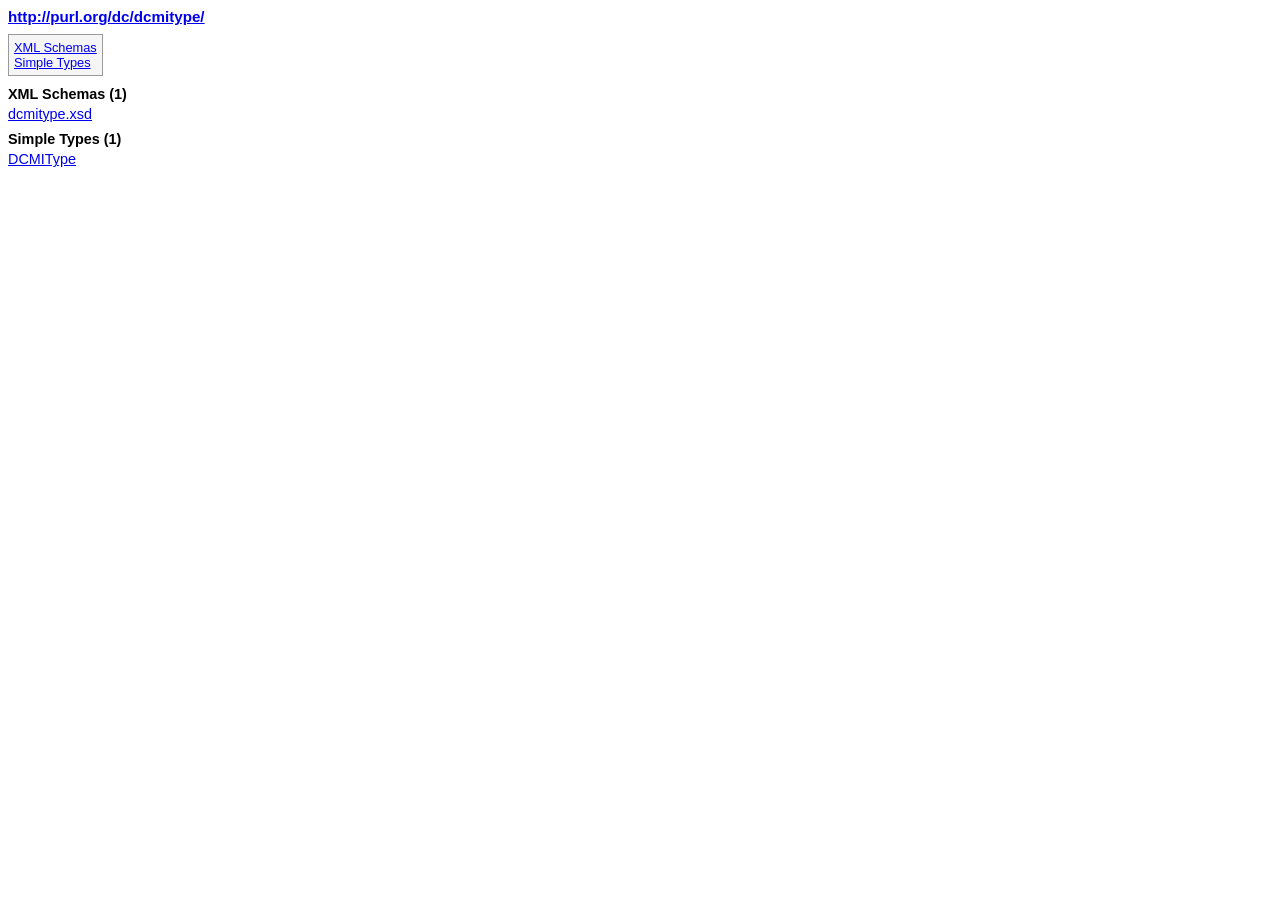
<file: ddi-c_2-6_2026-04-15/field_level_documentation_files/namespaces/http_purl_org_dc_dcmitype/namespace-frame.html>
<!DOCTYPE HTML PUBLIC "-//W3C//DTD HTML 4.01 Transitional//EN" "http://www.w3.org/TR/html4/loose.dtd">
<html>
<head>
<!-- Generated by DocFlex/XML 1.12 on Tue Apr 21 09:17:52 BST 2026 -->
<meta http-equiv="Content-Type" content="text/html; charset=UTF-8">
<title></title>
<link rel="stylesheet" type="text/css" href="../../stylesheet.css" title="Style">
</head>
<body>
<div class="a30"><span class="a31"><a href="namespace-overview.html" title="Namespace {http://purl.org/dc/dcmitype/}" target="detailFrame">http://purl.org/dc/dcmitype/</a></span></div>
<table cellspacing="0" cellpadding="5" border="0" class="a25">
<tr>
<td>
<div class="aF"><span class="a32"><a href="#a1">XML Schemas</a></span></div>
<div class="aF"><span class="a32"><a href="#a2">Simple Types</a></span></div>
</td>
</tr>
</table>
<div class="a37"><a name="a1"></a><a href="namespace-overview.html#a1" title="see summary" target="detailFrame" class="a34">XML Schemas (1)</a></div>
<div class="aF"><span class="a36"><a href="../../schemas/dcmitype_xsd/schema-overview.html" title="XML Schema “dcmitype.xsd” for {http://purl.org/dc/dcmitype/}" target="detailFrame">dcmitype.xsd</a></span></div>
<div class="a37"><a name="a2"></a><a href="namespace-overview.html#a2" title="see summary" target="detailFrame" class="a34">Simple Types (1)</a></div>
<div class="aF"><span class="a36"><a href="../../schemas/dcmitype_xsd/simpleTypes/DCMIType.html" title="simpleType “DCMIType” in {http://purl.org/dc/dcmitype/}" target="detailFrame">DCMIType</a></span></div>
</body>
</html>
</file>
<file: assets/site-shell.css>
/* Shared site shell. The visual baseline is index.html. */
.site-header{position:relative;display:flex;justify-content:space-between;align-items:center;gap:20px;height:84px;padding:0 36px;background:linear-gradient(104deg,#fff 0%,#f8fbfd 57%,#f1faf8 100%);color:var(--ink);border-bottom:1px solid #d7e4eb;box-shadow:0 3px 16px #18385b0d}.site-header::after{position:absolute;right:0;bottom:-4px;left:0;height:4px;background:linear-gradient(90deg,var(--blue) 0 36%,var(--aqua) 36% 63%,#d5edf0 63%);content:""}.site-brand{display:flex;align-items:center;gap:14px;min-width:max-content;color:var(--ink);text-decoration:none}.site-mark-frame{display:block;width:50px;height:50px;overflow:hidden;border-radius:14px;box-shadow:0 4px 11px #15365c24}.site-mark{display:block;width:100%;height:100%;object-fit:cover;object-position:center center;transform:translateY(-2px) scale(1.15);transform-origin:center}.site-brand h1{margin:0;color:#18355e;font-size:17px;line-height:1.25;letter-spacing:-.02em}.site-brand p{margin:2px 0 0;color:#64758a;font-size:12px}.site-footer{padding:28px 36px 22px;background:#eef3f9;border-top:1px solid var(--line);color:#475467}.site-footer .footer-inner{max-width:1400px;margin:auto}.site-footer .footer-top{display:flex;justify-content:center}.site-footer .footer-links{display:flex;flex-wrap:wrap;justify-content:center;gap:8px 17px}.site-footer .footer-links a{color:#315f9a;font-size:12px;text-decoration:none}.site-footer .footer-links a:hover{text-decoration:underline}.site-footer .footer-bottom{margin-top:20px;padding-top:14px;border-top:1px solid #d6e0ed;color:#667085;font-size:11px;text-align:center}@media(max-width:980px){.site-header,.site-footer{padding-right:20px;padding-left:20px}.site-header{height:auto;min-height:84px;padding-top:16px;padding-bottom:16px;align-items:flex-start}}@media(max-width:640px){.site-header{align-items:flex-start;flex-direction:column}.site-footer .footer-links{justify-content:center}}
</file>
<file: ddi-c_2-6_2026-04-15/field_level_documentation_files/stylesheet.css>
/* DocFlex styles; generated by DocFlex/XML 1.12 on Tue Apr 21 09:17:53 BST 2026 */
div { font-family: "Arial", sans-serif; }
div.a0, span.a0 { font-size: medium; }
div.a1 { margin-bottom: .1em; padding: 5px 6px 5px 6px; background-color: #EEEEEE; border: solid 1px #4477AA; }
div.a2, span.a2 { font-family: "Verdana", sans-serif; font-size: 130%; font-weight: bold; color: #4477AA; }
div.a3, span.a3 { font-size: 90%; }
div.a4 { margin-top: 1.2em; }
tr.a5 { background-color: #CCCCFF; }
div.a6, span.a6 { font-size: 120%; font-weight: bold; }
div.a7 { margin-bottom: .9em; }
span.a8 { font-family: "SansSerif", sans-serif; font-size: 90%; font-weight: bold; }
dl.a9 { margin: 0; }
div.aA { margin-right: .6em; white-space: nowrap; }
a.aB { font-family: "SansSerif", sans-serif; font-size: 80%; font-weight: bold; text-decoration: none; color: black; }
a:hover.aB { text-decoration: underline; }
span.aC { font-family: "SansSerif", sans-serif; font-size: 80%; font-weight: bold; text-decoration: none; color: black; }
div.aD, span.aD { font-family: "Verdana", sans-serif; font-size: 80%; }
td.aE { width: 1px; }
div.aF { white-space: nowrap; }
span.a10 { font-family: "Verdana", sans-serif; font-size: 90%; font-weight: bold; }
div.a11 { font-size: 90%; font-weight: bold; text-decoration: none; color: black; }
div.a12 { margin-top: .7em; }
div.a13, span.a13 { font-family: "Monospaced", monospace; font-size: 75%; }
div.a14 { margin-top: .5em; }
span.a15 { font-family: "Tahoma"; font-style: italic; }
hr.a16 { border-style: none; border-top: dotted 2px #999999; height: 2px; }
div.a17 { margin-top: 1em; }
table.a18 { background-color: #E7EDF6; border: solid 1px #999999; border-collapse: collapse; }
div.a19 { font-family: "SansSerif", sans-serif; font-size: 84%; }
div.a1A { margin-bottom: .7em; padding: 5px 6px 5px 6px; background-color: #EEEEEE; border: solid 1px #4477AA; }
div.a1B, span.a1B { font-family: "Verdana", sans-serif; font-size: 80%; font-weight: bold; }
td.a1C { width: 67.9%; }
table.a1D { border-style: none; border-collapse: collapse; }
span.a1E { font-family: "Monospaced", monospace; font-size: 75%; font-style: italic; }
span.a1F { font-style: italic; }
div.a20 { font-family: "Tahoma"; font-size: 80%; font-style: italic; }
span.a21 { font-family: "Verdana", sans-serif; font-size: 80%; font-style: italic; font-weight: bold; }
span.a22 { color: #FF9900; }
div.a23 { margin-top: 1.2em; margin-bottom: .8em; padding: 3px; background-color: #CCCCFF; border: solid 1px #666666; }
table.a24 { border-style: none; border-collapse: collapse; }
table.a25 { background-color: #F5F5F5; border: solid 1px #999999; border-collapse: collapse; }
div.a26, span.a26 { font-family: "Verdana", sans-serif; font-size: 80%; color: #0000FF; }
span.a27 { font-family: "Monospaced", monospace; font-size: 80%; color: #4D4D4D; }
span.a28 { font-family: "Verdana", sans-serif; font-size: 80%; color: #990000; }
span.a29 { font-family: "Verdana", sans-serif; font-size: 70%; font-weight: bold; color: black; }
a.a2A { font-family: "Verdana", sans-serif; font-size: 70%; font-weight: bold; text-decoration: underline; color: black; }
span.a2B { font-family: "Verdana", sans-serif; font-size: 80%; color: #FF0000; }
span.a2C { font-family: "Verdana", sans-serif; font-size: 70%; font-weight: bold; color: #FF0000; }
div.a2D { margin-left: .9em; }
span.a2E { font-family: "Verdana", sans-serif; font-size: 70%; font-weight: bold; }
div.a2F { margin-left: .9em; }
div.a30 { margin-bottom: .58em; white-space: nowrap; }
div.a31, span.a31 { font-family: "SansSerif", sans-serif; font-size: 95%; font-weight: bold; }
span.a32 { font-family: "SansSerif", sans-serif; font-size: 80%; }
div.a33 { margin-top: .6em; margin-bottom: 0; white-space: nowrap; }
a.a34 { font-family: "SansSerif", sans-serif; font-size: 90%; font-weight: bold; text-decoration: none; color: black; }
a:hover.a34 { text-decoration: underline; }
div.a35 { margin-top: .25em; }
span.a36 { font-family: "SansSerif", sans-serif; font-size: 90%; }
div.a37 { margin-top: .6em; margin-bottom: .25em; white-space: nowrap; }
span.a38 { font-family: "SansSerif", sans-serif; font-size: 90%; font-style: italic; }
td.a39 { padding-left: 5px; padding-right: 5px; padding-top: 5px; }
div.a3A { margin-bottom: .2em; }
span.a3B { font-size: 100%; font-weight: bold; color: #990000; }
div.a3C, span.a3C { font-family: "Monospaced", monospace; font-size: 90%; }
span.a3D { color: #0000FF; }
span.a3E { color: #990000; }
td.a3F { width: 1px; padding-left: 5px; }
td.a40 { padding-right: 5px; }
td.a41 { white-space: nowrap; }
div.a42 { font-family: "Monospaced", monospace; font-size: 80%; color: #990000; }
a.a43 { font-family: "Monospaced", monospace; font-size: 80%; text-decoration: underline; color: #990000; }
div.a44, span.a44 { font-family: "Monospaced", monospace; font-size: 90%; color: #0000FF; }
div.a45 { font-family: "Monospaced", monospace; font-size: 80%; }
span.a46 { font-size: 90%; color: #0000FF; }
td.a47 { padding-left: 5px; }
td.a48 { padding-right: 3px; }
span.a49 { font-family: "Monospaced", monospace; font-size: 90%; font-style: italic; }
div.a4A, span.a4A { font-family: "Verdana", sans-serif; font-size: 90%; }
td.a4B { padding-left: 5px; padding-right: 5px; padding-bottom: 5px; }
div.a4C { margin-top: 1em; margin-bottom: .7em; }
span.a4D { font-size: 100%; font-weight: bold; }
div.a4E { font-size: 100%; }
ul.a4F { list-style-type: disc; margin-top: 0; margin-bottom: 0; }
li.a50 { margin-top: .8em; margin-bottom: .8em; }
div.a51 { margin-top: 0; margin-bottom: .7em; }
span.a52 { font-size: 90%; font-weight: bold; }
span.a53 { font-size: 84%; letter-spacing: .36em; font-weight: normal; text-decoration: none; background-color: transparent; border-style: none; }
span.a54 { font-size: 84%; font-weight: normal; text-decoration: none; background-color: transparent; border-style: none; }
td.a55 { width: 1px; padding-right: 3px; }
div.a56 { margin-top: 1em; margin-bottom: .8em; }
div.a57 { margin-top: 1em; margin-bottom: 1em; }
div.a58 { font-family: "Monospaced", monospace; font-size: 80%; font-style: italic; color: #990000; }
a.a59 { font-family: "Monospaced", monospace; font-size: 80%; font-style: italic; text-decoration: underline; color: #990000; }
span.a5A { font-family: "Verdana", sans-serif; font-size: 80%; color: #FF9900; }
td.a5B { padding-left: 16px; }
div.a5C { margin-top: .8em; }
div.a5D { margin-bottom: .6em; }
span.a5E { font-size: 90%; font-weight: bold; color: #990000; }
span.a5F { font-family: "Verdana", sans-serif; font-size: 70%; color: #F59200; }
span.a60 { font-family: "Monospaced", monospace; font-size: 90%; font-style: italic; font-weight: bold; }
div.a61 { margin-top: 1em; margin-bottom: .5em; }
img.a62 { padding-right: 5px; }
div.a63 { margin-top: .8em; margin-bottom: .5em; }
span.a64 { font-size: 90%; font-style: italic; font-weight: bold; background-color: #CCCCFF; }
div.a65 { margin-top: .3em; }
span.a66 { font-size: 84%; letter-spacing: .36em; font-style: italic; font-weight: normal; text-decoration: none; background-color: transparent; border-style: none; }
span.a67 { font-size: 84%; font-style: italic; font-weight: normal; text-decoration: none; background-color: transparent; border-style: none; }
span.a68 { font-family: "Monospaced", monospace; font-size: 90%; font-weight: bold; }
span.a69 { font-size: 80%; font-weight: bold; color: #990000; }
span.a6A { font-family: "Monospaced", monospace; font-size: 75%; font-weight: bold; }
span.a6B { font-family: "Monospaced", monospace; font-size: 90%; text-decoration: line-through; }
td.a6C { padding: 5px; }
div.a6D { margin-top: .7em; margin-bottom: .7em; }
span.a6E { font-family: "SansSerif", sans-serif; font-size: 80%; font-style: normal; font-weight: bold; background-color: #CCCCFF; }
ol.a6F { font-family: "Verdana", sans-serif; font-size: 80%; margin-top: 0; margin-bottom: 0; }
div.a70 { margin-bottom: .7em; }
td.a71 { padding: 5px 5px 2px 5px; }
span.a72 { font-family: "Monospaced", monospace; font-size: 90%; color: #990000; }
li.a73 { margin-top: .63em; margin-bottom: .63em; }
div.a74 { margin-bottom: .5em; }
span.a75 { font-weight: bold; }
span.a76 { font-weight: normal; }
div.a77 { margin-top: .6em; }
span.a78 { font-family: "Monospaced", monospace; font-size: 80%; color: #0000FF; }
a.a79 { font-size: 90%; font-weight: bold; text-decoration: none; color: black; }
a:hover.a79 { text-decoration: underline; }
div.a7A { margin-bottom: .5em; white-space: nowrap; }
a.a7B { font-family: "Verdana", sans-serif; font-size: 80%; text-decoration: none; }
a:hover.a7B { text-decoration: underline; color: #990000; }
td.a7C { padding-top: 8px; }
</file>
